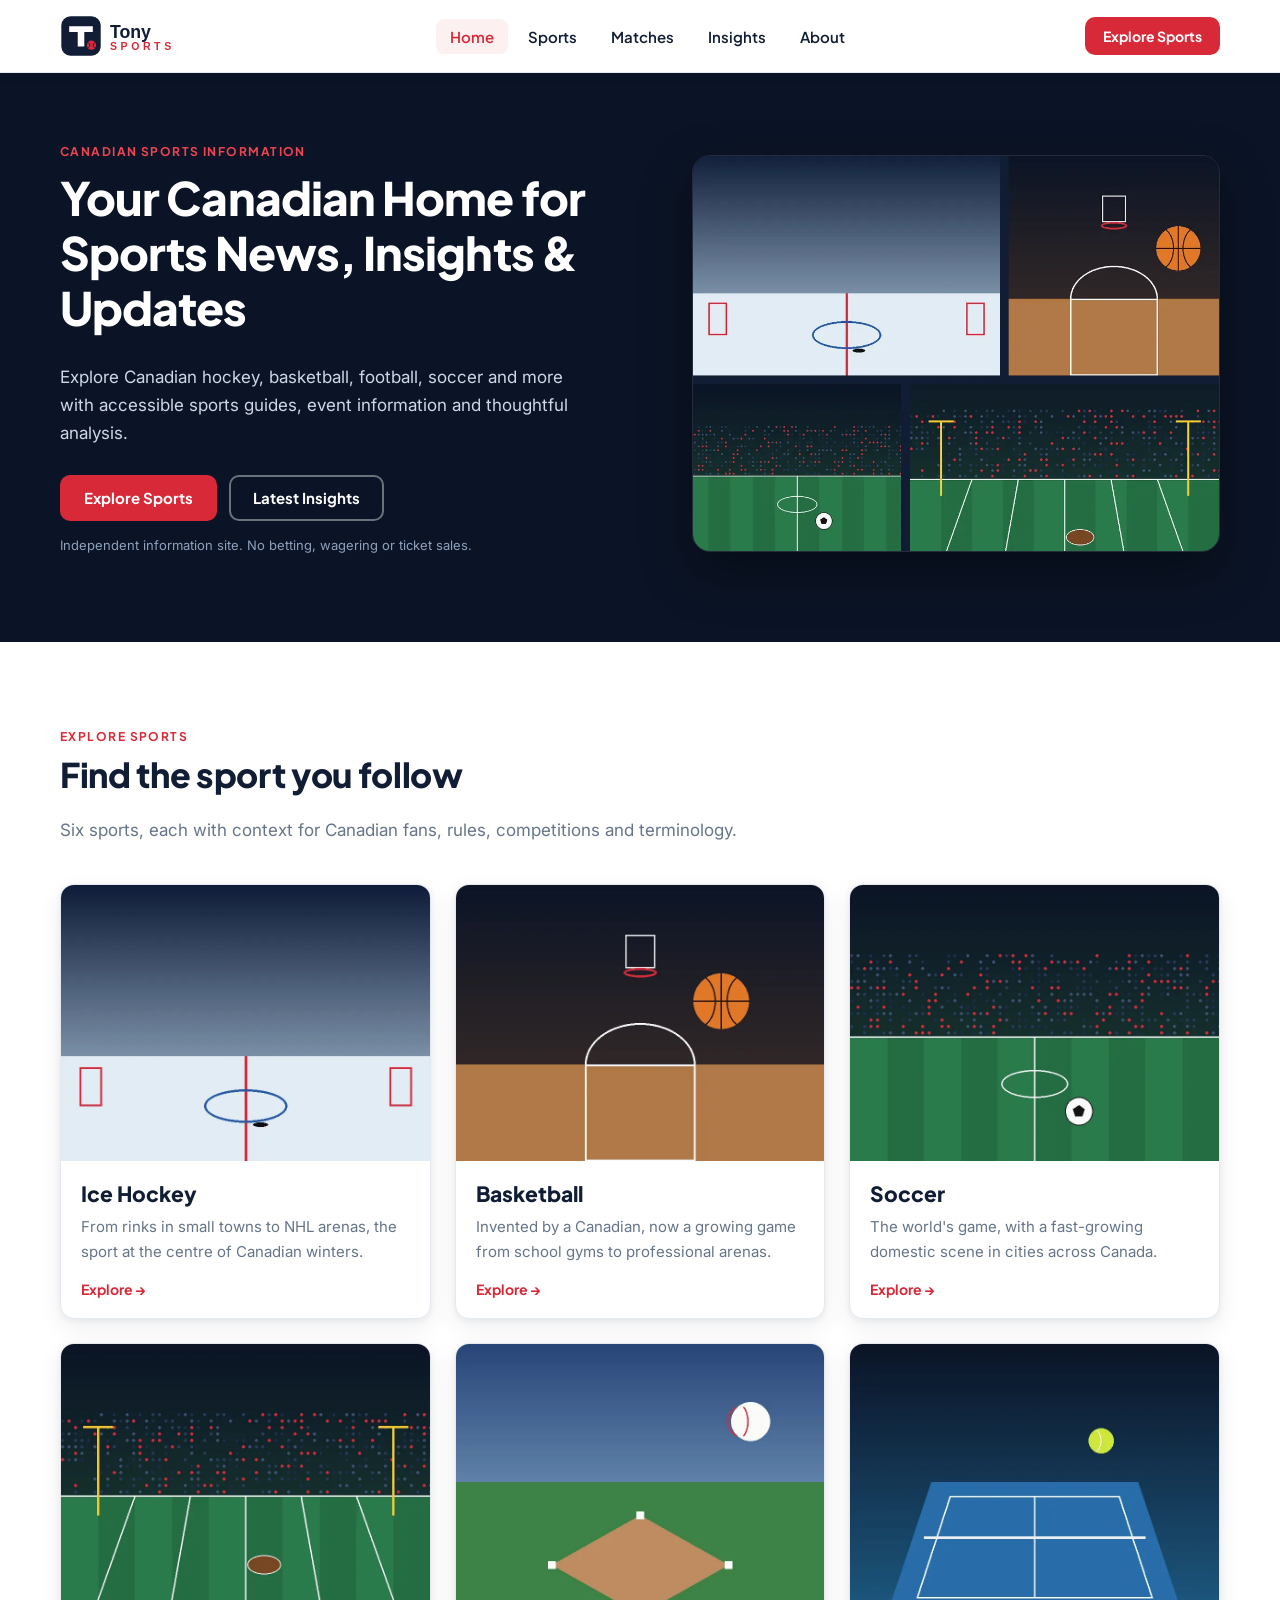
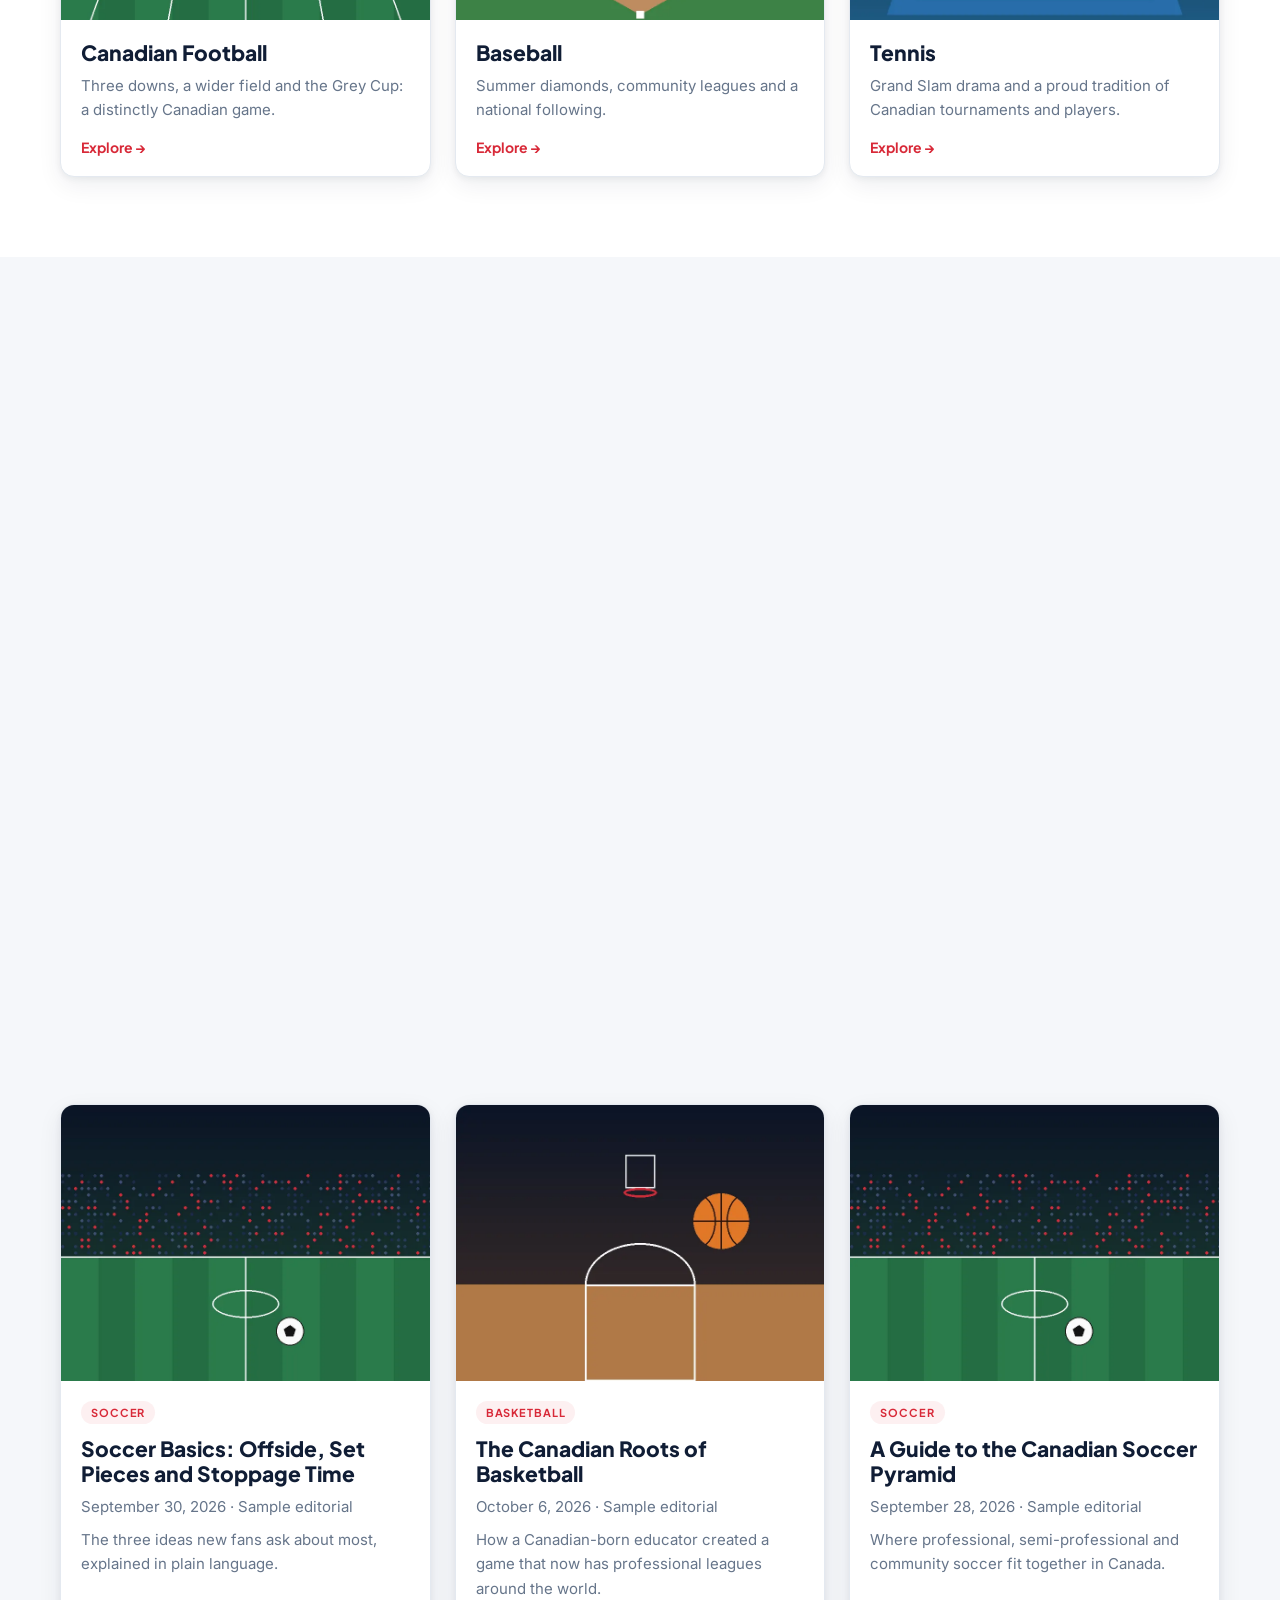
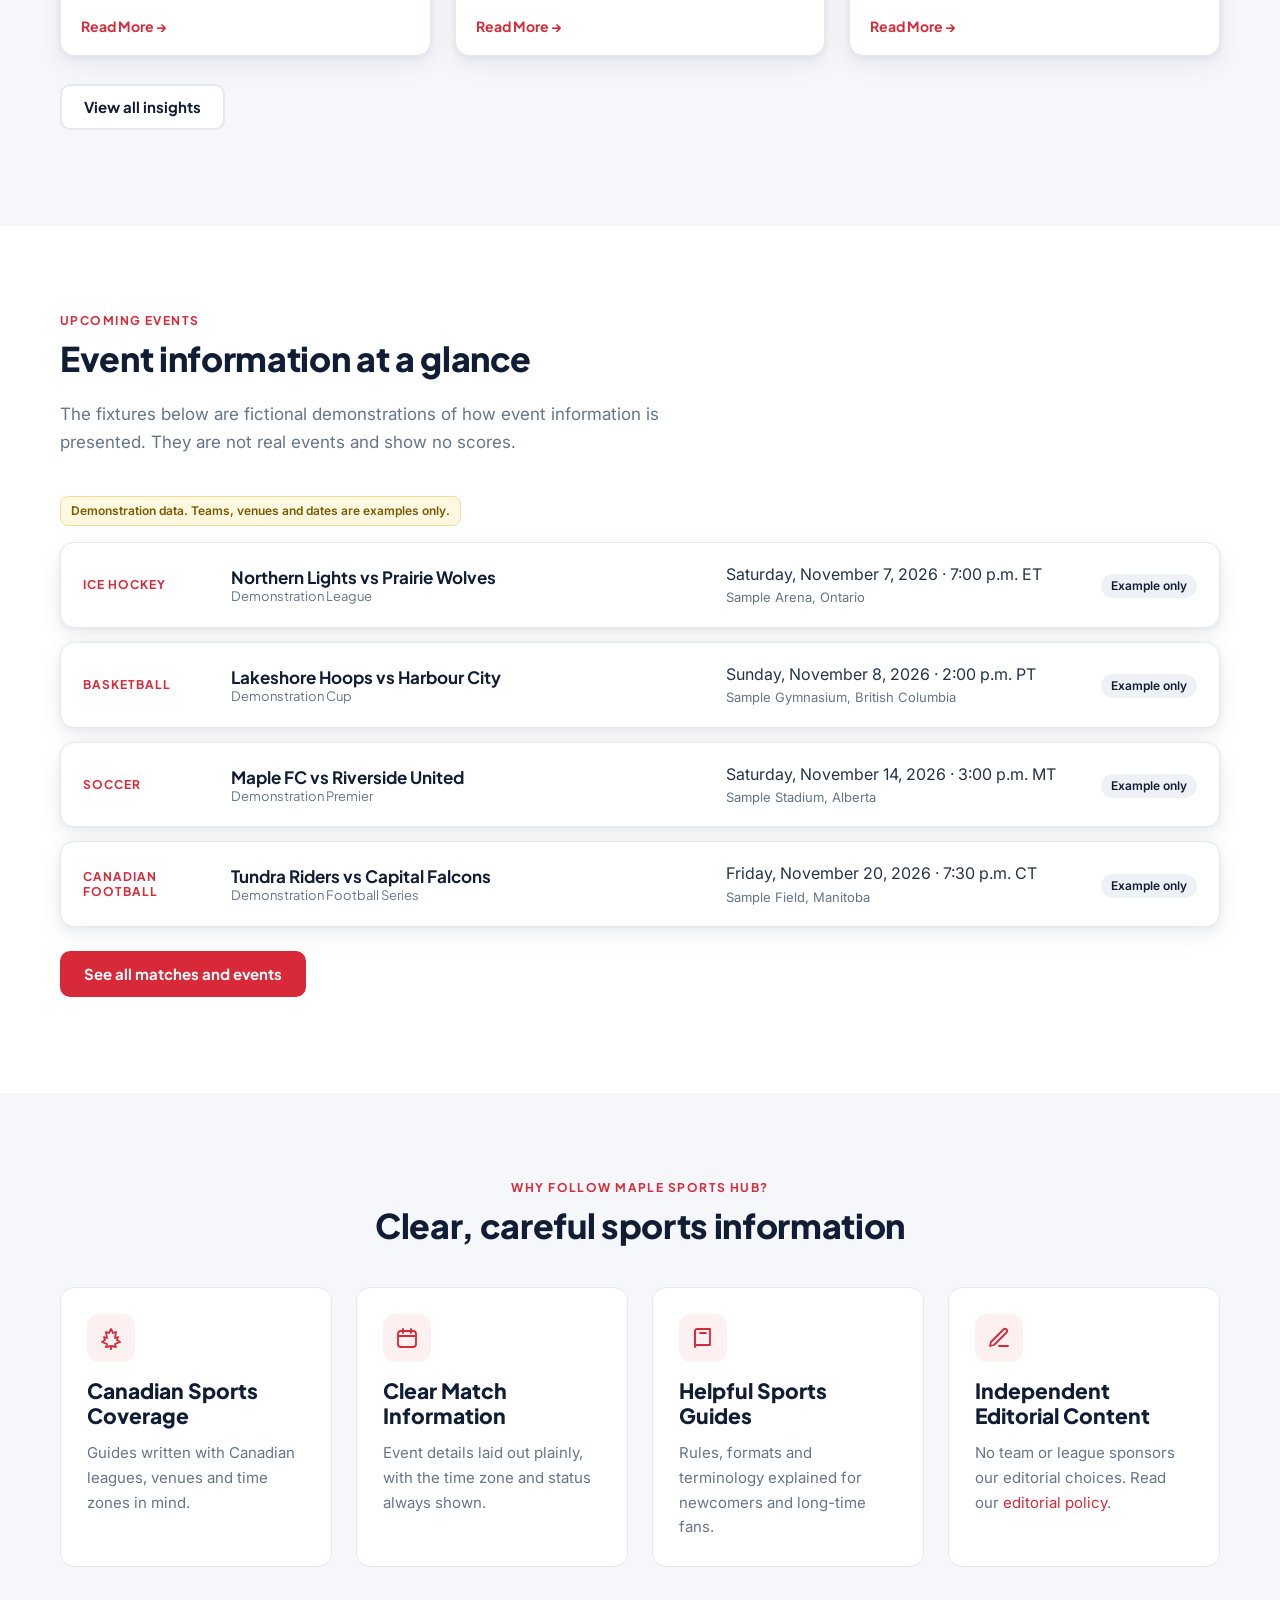
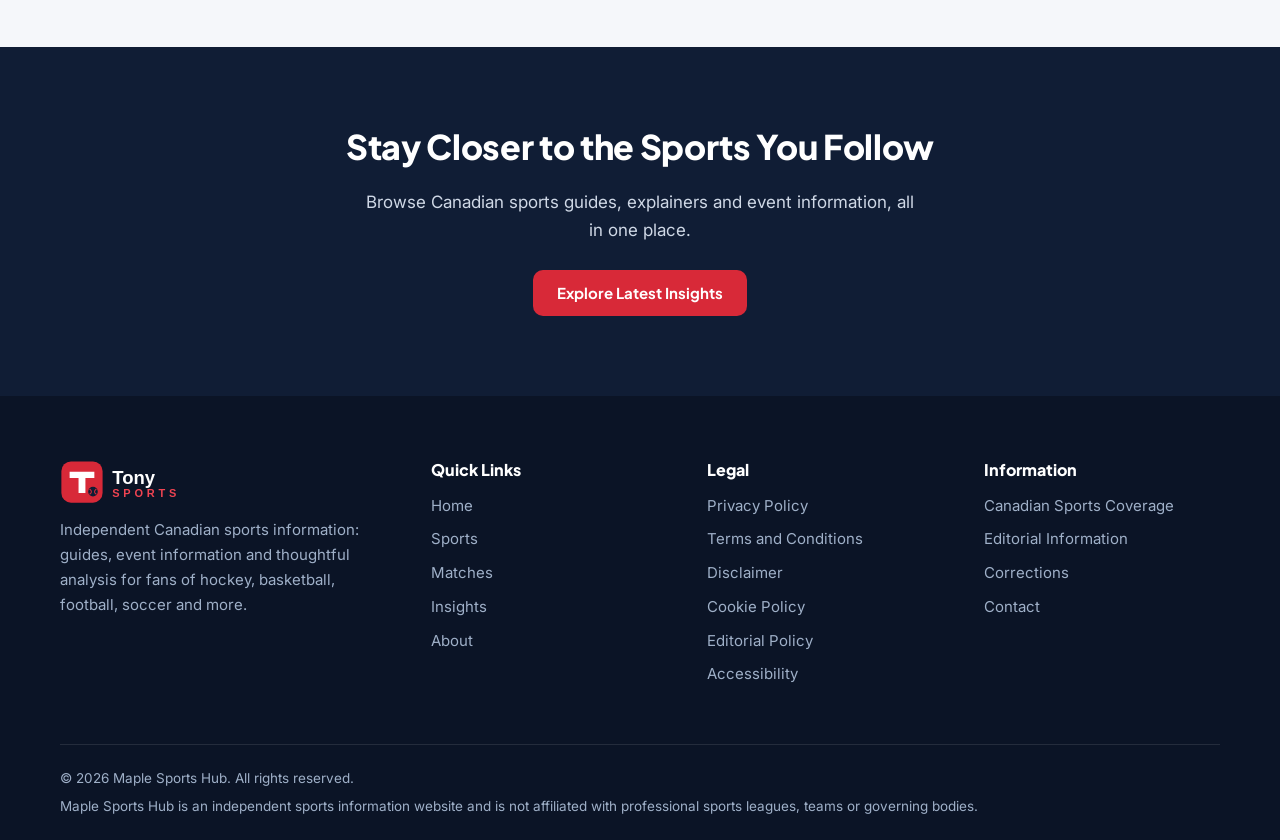
<file: index.html>
<!DOCTYPE html>
<html lang="en-CA">
<head>
<meta charset="utf-8">
  <meta name="google-site-verification" content="XLswXzarJ4JNyM2Hc7euG_5tebrDrMsyJ0I1zX_D0R8" />
<meta name="viewport" content="width=device-width, initial-scale=1">
<title>Tony Sports Hub | Canadian Sports News, Guides & Insights</title>
<meta name="description" content="Explore Canadian hockey, basketball, football, soccer and more with accessible sports guides, event information and thoughtful analysis.">
<link rel="canonical" href="https://kritikatechbite.github.io/Tonysport/index.html">
<meta property="og:type" content="website"><meta property="og:site_name" content="Maple Sports Hub"><meta property="og:locale" content="en_CA">
<meta property="og:title" content="Maple Sports Hub | Canadian Sports News, Guides & Insights"><meta property="og:description" content="Explore Canadian hockey, basketball, football, soccer and more with accessible sports guides, event information and thoughtful analysis.">
<meta property="og:url" content="https://kritikatechbite.github.io/Tonysport/index.html"><meta property="og:image" content="https://kritikatechbite.github.io/Tonysport/assets/images/hero.webp">
<meta name="twitter:card" content="summary_large_image"><meta name="twitter:title" content="Maple Sports Hub | Canadian Sports News, Guides & Insights"><meta name="twitter:description" content="Explore Canadian hockey, basketball, football, soccer and more with accessible sports guides, event information and thoughtful analysis."><meta name="twitter:image" content="https://kritikatechbite.github.io/Tonysport/assets/images/hero.webp">
<meta name="theme-color" content="#101D35">
<link rel="icon" href="assets/images/favicon.svg" type="image/svg+xml"><link rel="icon" href="assets/images/favicon-32x32.png" sizes="32x32" type="image/png"><link rel="apple-touch-icon" href="assets/images/apple-touch-icon.png">
<link rel="preconnect" href="https://fonts.googleapis.com"><link rel="preconnect" href="https://fonts.gstatic.com" crossorigin>
<link href="https://fonts.googleapis.com/css2?family=Inter:wght@400;500;600&family=Plus+Jakarta+Sans:wght@600;700;800&display=swap" rel="stylesheet">
<link rel="stylesheet" href="assets/css/style.css"><link rel="stylesheet" href="assets/css/responsive.css">

<script type="application/ld+json">{"@context":"https://schema.org","@type":"WebSite","name":"Maple Sports Hub","url":"https://kritikatechbite.github.io/Tonysport/","inLanguage":"en-CA","description":"Independent Canadian sports information, guides and analysis."}</script>
</head>
<body>
<a class="skip" href="#main">Skip to main content</a>
<header class="site-header"><div class="container header-inner">
<a class="logo" href="index.html" aria-label="Maple Sports Hub home"><img src="assets/images/logo.svg" alt="Maple Sports Hub" width="156" height="40"></a>
<nav class="main-nav" id="site-nav" aria-label="Main"><ul class="nav-list"><li><a href="index.html" aria-current="page">Home</a></li><li><a href="sports.html">Sports</a></li><li><a href="matches.html">Matches</a></li><li><a href="insights.html">Insights</a></li><li><a href="about.html">About</a></li></ul></nav>
<a class="btn btn-primary btn-sm header-cta" href="sports.html">Explore Sports</a>
<button class="nav-toggle" aria-expanded="false" aria-controls="site-nav" aria-label="Open menu"><span></span></button>
</div></header>
<main id="main">
<section class="hero"><div class="container hero-grid">
<div><span class="eyebrow" style="color:#F04452">Canadian Sports Information</span>
<h1 class="fade-in">Your Canadian Home for Sports News, Insights &amp; Updates</h1>
<p class="lead fade-in d2">Explore Canadian hockey, basketball, football, soccer and more with accessible sports guides, event information and thoughtful analysis.</p>
<div class="hero-actions fade-in d2"><a class="btn btn-primary" href="sports.html">Explore Sports</a><a class="btn btn-outline" href="insights.html">Latest Insights</a></div>
<p class="hero-note">Independent information site. No betting, wagering or ticket sales.</p></div>
<div class="hero-img fade-in d2"><img src="assets/images/hero.webp" alt="Editorial collage illustrating ice hockey, basketball, soccer and football" width="960" height="720" fetchpriority="high"></div>
</div></section>
<section class="section"><div class="container">
<div class="section-head reveal"><span class="eyebrow">Explore Sports</span><h2>Find the sport you follow</h2><p>Six sports, each with context for Canadian fans, rules, competitions and terminology.</p></div>
<div class="grid g3 cards-2">
<a class="card reveal" href="sports.html#hockey" style="color:inherit"><img src="assets/images/hockey.webp" alt="Illustration representing ice hockey" width="800" height="600" loading="lazy"><div class="card-body"><h3>Ice Hockey</h3><p>From rinks in small towns to NHL arenas, the sport at the centre of Canadian winters.</p><span class="card-link" style="color:#D82938">Explore</span></div></a><a class="card reveal" href="sports.html#basketball" style="color:inherit"><img src="assets/images/basketball.webp" alt="Illustration representing basketball" width="800" height="600" loading="lazy"><div class="card-body"><h3>Basketball</h3><p>Invented by a Canadian, now a growing game from school gyms to professional arenas.</p><span class="card-link" style="color:#D82938">Explore</span></div></a><a class="card reveal" href="sports.html#soccer" style="color:inherit"><img src="assets/images/soccer.webp" alt="Illustration representing soccer" width="800" height="600" loading="lazy"><div class="card-body"><h3>Soccer</h3><p>The world's game, with a fast-growing domestic scene in cities across Canada.</p><span class="card-link" style="color:#D82938">Explore</span></div></a><a class="card reveal" href="sports.html#football" style="color:inherit"><img src="assets/images/football.webp" alt="Illustration representing canadian football" width="800" height="600" loading="lazy"><div class="card-body"><h3>Canadian Football</h3><p>Three downs, a wider field and the Grey Cup: a distinctly Canadian game.</p><span class="card-link" style="color:#D82938">Explore</span></div></a><a class="card reveal" href="sports.html#baseball" style="color:inherit"><img src="assets/images/baseball.webp" alt="Illustration representing baseball" width="800" height="600" loading="lazy"><div class="card-body"><h3>Baseball</h3><p>Summer diamonds, community leagues and a national following.</p><span class="card-link" style="color:#D82938">Explore</span></div></a><a class="card reveal" href="sports.html#tennis" style="color:inherit"><img src="assets/images/tennis.webp" alt="Illustration representing tennis" width="800" height="600" loading="lazy"><div class="card-body"><h3>Tennis</h3><p>Grand Slam drama and a proud tradition of Canadian tournaments and players.</p><span class="card-link" style="color:#D82938">Explore</span></div></a>
</div></div></section>
<section class="section alt"><div class="container">
<div class="section-head reveal"><span class="eyebrow">Featured Sports Stories</span><h2>Guides and explainers</h2><p>Original sample editorial pieces that explain how Canadian sports work. They are illustrative guides, not breaking news.</p></div>
<div class="grid g3"><article class="card reveal" id="a-hockey-power-play" data-cat="hockey"><img src="assets/images/hockey.webp" alt="Illustration for hockey article: How the Power Play Works: A Fan's Guide" width="800" height="600" loading="lazy"><div class="card-body"><span class="tag">Hockey</span><h3>How the Power Play Works: A Fan's Guide</h3><p class="meta">October 12, 2026 · Sample editorial</p><p>A clear walkthrough of penalties, man advantages and the formations teams use to take advantage of them.</p><a class="card-link" href="insights.html#a-hockey-power-play">Read More</a></div></article><article class="card reveal" id="a-basketball-pick-roll" data-cat="basketball"><img src="assets/images/basketball.webp" alt="Illustration for basketball article: Reading the Pick and Roll" width="800" height="600" loading="lazy"><div class="card-body"><span class="tag">Basketball</span><h3>Reading the Pick and Roll</h3><p class="meta">October 8, 2026 · Sample editorial</p><p>The most common action in modern basketball, broken into the choices each player makes.</p><a class="card-link" href="insights.html#a-basketball-pick-roll">Read More</a></div></article><article class="card reveal" id="a-cfl-downs" data-cat="football"><img src="assets/images/football.webp" alt="Illustration for canadian football article: Three Downs: What Makes the Canadian Game Different" width="800" height="600" loading="lazy"><div class="card-body"><span class="tag">Canadian Football</span><h3>Three Downs: What Makes the Canadian Game Different</h3><p class="meta">October 4, 2026 · Sample editorial</p><p>A side-by-side look at the field, the downs and the rules that shape Canadian football.</p><a class="card-link" href="insights.html#a-cfl-downs">Read More</a></div></article><article class="card reveal" id="a-soccer-offside" data-cat="soccer"><img src="assets/images/soccer.webp" alt="Illustration for soccer article: Soccer Basics: Offside, Set Pieces and Stoppage Time" width="800" height="600" loading="lazy"><div class="card-body"><span class="tag">Soccer</span><h3>Soccer Basics: Offside, Set Pieces and Stoppage Time</h3><p class="meta">September 30, 2026 · Sample editorial</p><p>The three ideas new fans ask about most, explained in plain language.</p><a class="card-link" href="insights.html#a-soccer-offside">Read More</a></div></article><article class="card reveal" id="a-naismith" data-cat="basketball"><img src="assets/images/basketball.webp" alt="Illustration for basketball article: The Canadian Roots of Basketball" width="800" height="600" loading="lazy"><div class="card-body"><span class="tag">Basketball</span><h3>The Canadian Roots of Basketball</h3><p class="meta">October 6, 2026 · Sample editorial</p><p>How a Canadian-born educator created a game that now has professional leagues around the world.</p><a class="card-link" href="insights.html#a-naismith">Read More</a></div></article><article class="card reveal" id="a-soccer-canada" data-cat="soccer"><img src="assets/images/soccer.webp" alt="Illustration for soccer article: A Guide to the Canadian Soccer Pyramid" width="800" height="600" loading="lazy"><div class="card-body"><span class="tag">Soccer</span><h3>A Guide to the Canadian Soccer Pyramid</h3><p class="meta">September 28, 2026 · Sample editorial</p><p>Where professional, semi-professional and community soccer fit together in Canada.</p><a class="card-link" href="insights.html#a-soccer-canada">Read More</a></div></article></div>
<p style="margin-top:28px"><a class="btn btn-ghost" href="insights.html">View all insights</a></p>
</div></section>
<section class="section"><div class="container">
<div class="section-head reveal"><span class="eyebrow">Upcoming Events</span><h2>Event information at a glance</h2><p>The fixtures below are fictional demonstrations of how event information is presented. They are not real events and show no scores.</p></div>
<span class="sample-badge">Demonstration data. Teams, venues and dates are examples only.</span>
<div class="event-list reveal"><div class="event" data-sport="hockey"><div class="sport">Ice Hockey</div><div class="teams">Northern Lights vs Prairie Wolves<small>Demonstration League</small></div><div>Saturday, November 7, 2026 · 7:00 p.m. ET<small>Sample Arena, Ontario</small></div><div><span class="status">Example only</span></div><div></div></div><div class="event" data-sport="basketball"><div class="sport">Basketball</div><div class="teams">Lakeshore Hoops vs Harbour City<small>Demonstration Cup</small></div><div>Sunday, November 8, 2026 · 2:00 p.m. PT<small>Sample Gymnasium, British Columbia</small></div><div><span class="status">Example only</span></div><div></div></div><div class="event" data-sport="soccer"><div class="sport">Soccer</div><div class="teams">Maple FC vs Riverside United<small>Demonstration Premier</small></div><div>Saturday, November 14, 2026 · 3:00 p.m. MT<small>Sample Stadium, Alberta</small></div><div><span class="status">Example only</span></div><div></div></div><div class="event" data-sport="football"><div class="sport">Canadian Football</div><div class="teams">Tundra Riders vs Capital Falcons<small>Demonstration Football Series</small></div><div>Friday, November 20, 2026 · 7:30 p.m. CT<small>Sample Field, Manitoba</small></div><div><span class="status">Example only</span></div><div></div></div></div>
<p style="margin-top:24px"><a class="btn btn-primary" href="matches.html">See all matches and events</a></p>
</div></section>
<section class="section alt"><div class="container">
<div class="section-head center reveal"><span class="eyebrow">Why Follow Maple Sports Hub?</span><h2>Clear, careful sports information</h2></div>
<div class="grid g4">
<div class="feature reveal"><div class="ico"><svg viewBox="0 0 24 24" fill="none" stroke="currentColor" stroke-width="1.8" stroke-linecap="round" stroke-linejoin="round" aria-hidden="true"><path d="M12 3l2 4 3-1-1 6 3-1-1 3 3 2-5 2 1 3-5-1v4h0v-4l-5 1 1-3-5-2 3-2-1-3 3 1-1-6 3 1z"/></svg></div><h3>Canadian Sports Coverage</h3><p>Guides written with Canadian leagues, venues and time zones in mind.</p></div>
<div class="feature reveal"><div class="ico"><svg viewBox="0 0 24 24" fill="none" stroke="currentColor" stroke-width="1.8" stroke-linecap="round" stroke-linejoin="round" aria-hidden="true"><rect x="3" y="5" width="18" height="16" rx="3"/><path d="M3 10h18M8 3v4M16 3v4"/></svg></div><h3>Clear Match Information</h3><p>Event details laid out plainly, with the time zone and status always shown.</p></div>
<div class="feature reveal"><div class="ico"><svg viewBox="0 0 24 24" fill="none" stroke="currentColor" stroke-width="1.8" stroke-linecap="round" stroke-linejoin="round" aria-hidden="true"><path d="M4 5a2 2 0 012-2h13v16H6a2 2 0 00-2 2z"/><path d="M4 19V5M9 7h6"/></svg></div><h3>Helpful Sports Guides</h3><p>Rules, formats and terminology explained for newcomers and long-time fans.</p></div>
<div class="feature reveal"><div class="ico"><svg viewBox="0 0 24 24" fill="none" stroke="currentColor" stroke-width="1.8" stroke-linecap="round" stroke-linejoin="round" aria-hidden="true"><path d="M12 20h9"/><path d="M16.5 3.5a2.1 2.1 0 013 3L7 19l-4 1 1-4z"/></svg></div><h3>Independent Editorial Content</h3><p>No team or league sponsors our editorial choices. Read our <a href="editorial-policy.html">editorial policy</a>.</p></div>
</div></div></section>
<section class="section dark cta"><div class="container reveal"><h2>Stay Closer to the Sports You Follow</h2><p>Browse Canadian sports guides, explainers and event information, all in one place.</p><a class="btn btn-primary" href="insights.html">Explore Latest Insights</a></div></section>
</main>
<footer class="site-footer"><div class="container">
<div class="footer-grid">
<div><a class="footer-logo" href="index.html" aria-label="Maple Sports Hub home"><img src="assets/images/logo-white.svg" alt="Maple Sports Hub" width="156" height="40" loading="lazy"></a>
<p>Independent Canadian sports information: guides, event information and thoughtful analysis for fans of hockey, basketball, football, soccer and more.</p></div>
<div><h3>Quick Links</h3><ul><li><a href="index.html">Home</a></li><li><a href="sports.html">Sports</a></li><li><a href="matches.html">Matches</a></li><li><a href="insights.html">Insights</a></li><li><a href="about.html">About</a></li></ul></div>
<div><h3>Legal</h3><ul><li><a href="privacy-policy.html">Privacy Policy</a></li><li><a href="terms-and-conditions.html">Terms and Conditions</a></li><li><a href="disclaimer.html">Disclaimer</a></li><li><a href="cookie-policy.html">Cookie Policy</a></li><li><a href="editorial-policy.html">Editorial Policy</a></li><li><a href="accessibility.html">Accessibility</a></li></ul></div>
<div><h3>Information</h3><ul><li><a href="sports.html">Canadian Sports Coverage</a></li><li><a href="editorial-policy.html">Editorial Information</a></li><li><a href="about.html#corrections">Corrections</a></li><li><a href="about.html#contact">Contact</a></li></ul></div>
</div>
<div class="footer-bottom"><p>&copy; <span class="year">2026</span> Maple Sports Hub. All rights reserved.</p>
<p>Maple Sports Hub is an independent sports information website and is not affiliated with professional sports leagues, teams or governing bodies.</p></div>
</div></footer>
<script src="assets/js/main.js" defer></script>
</body>
</html>
</file>
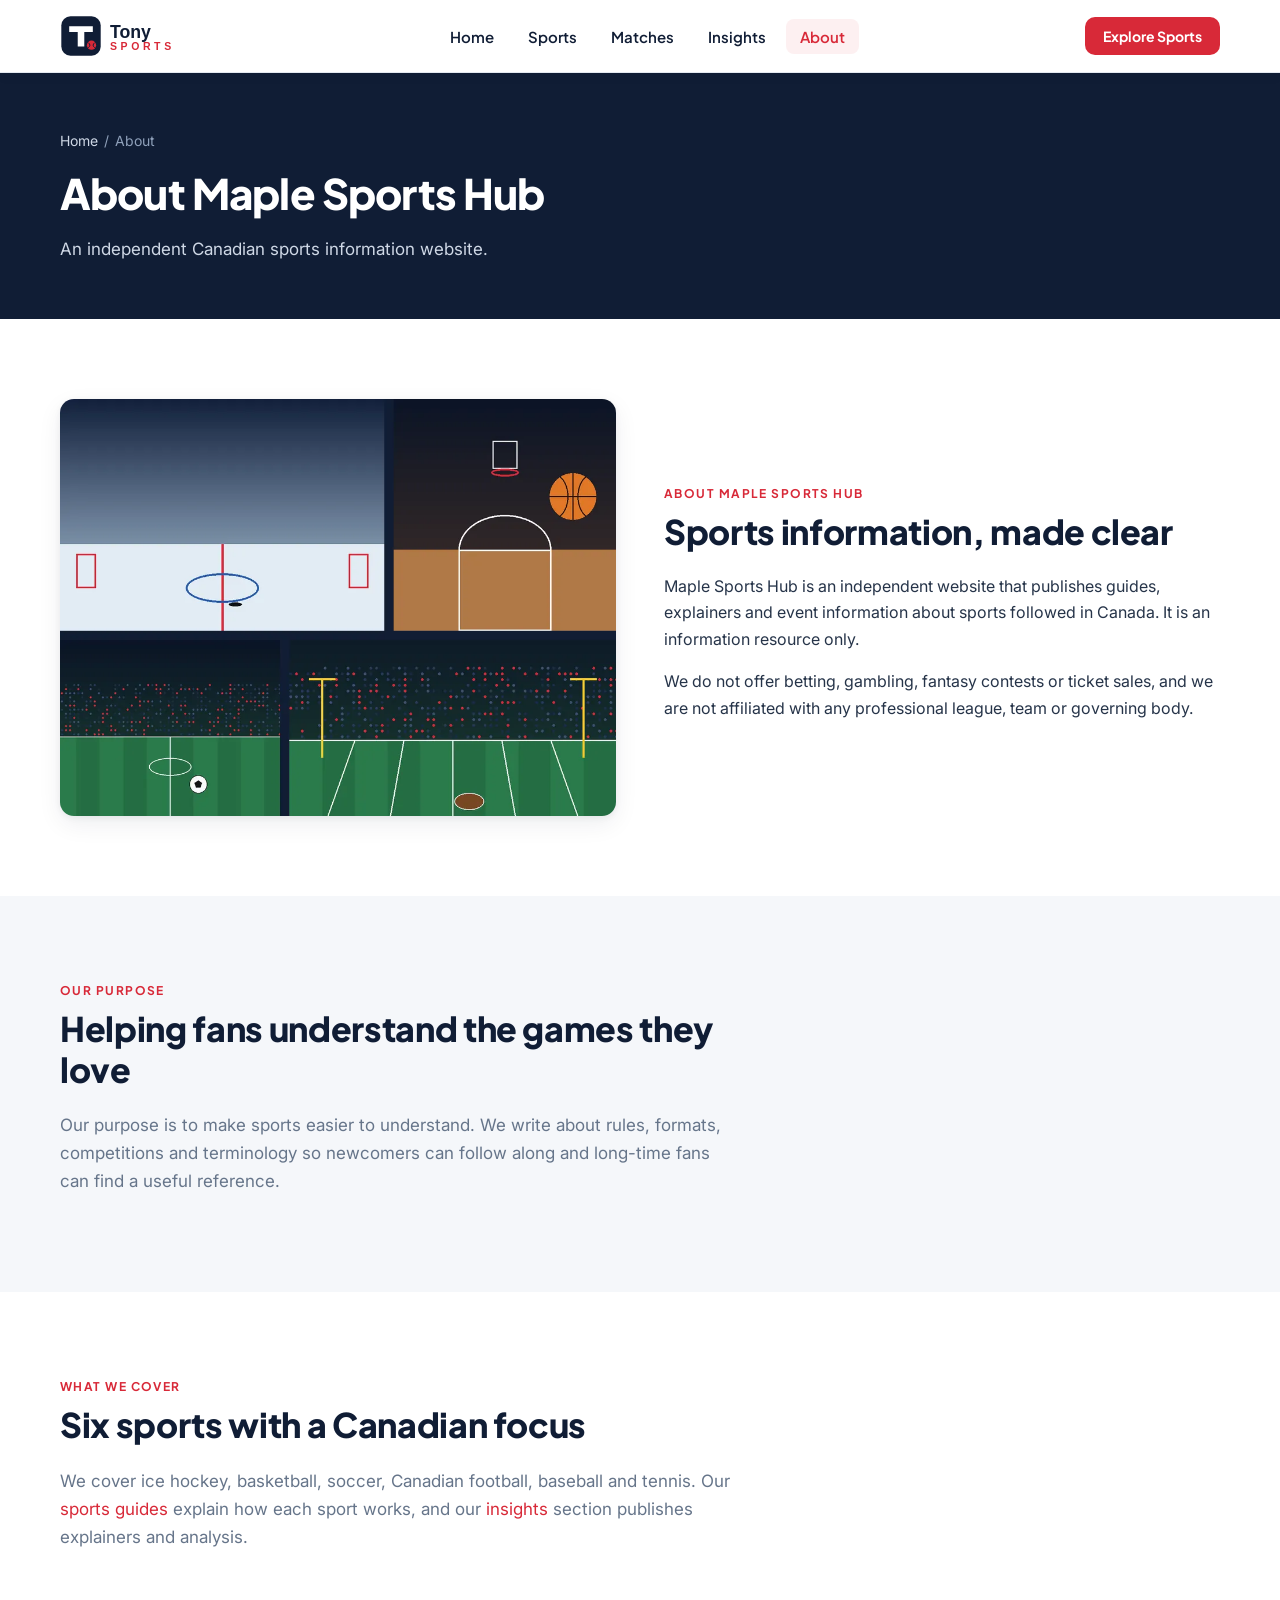
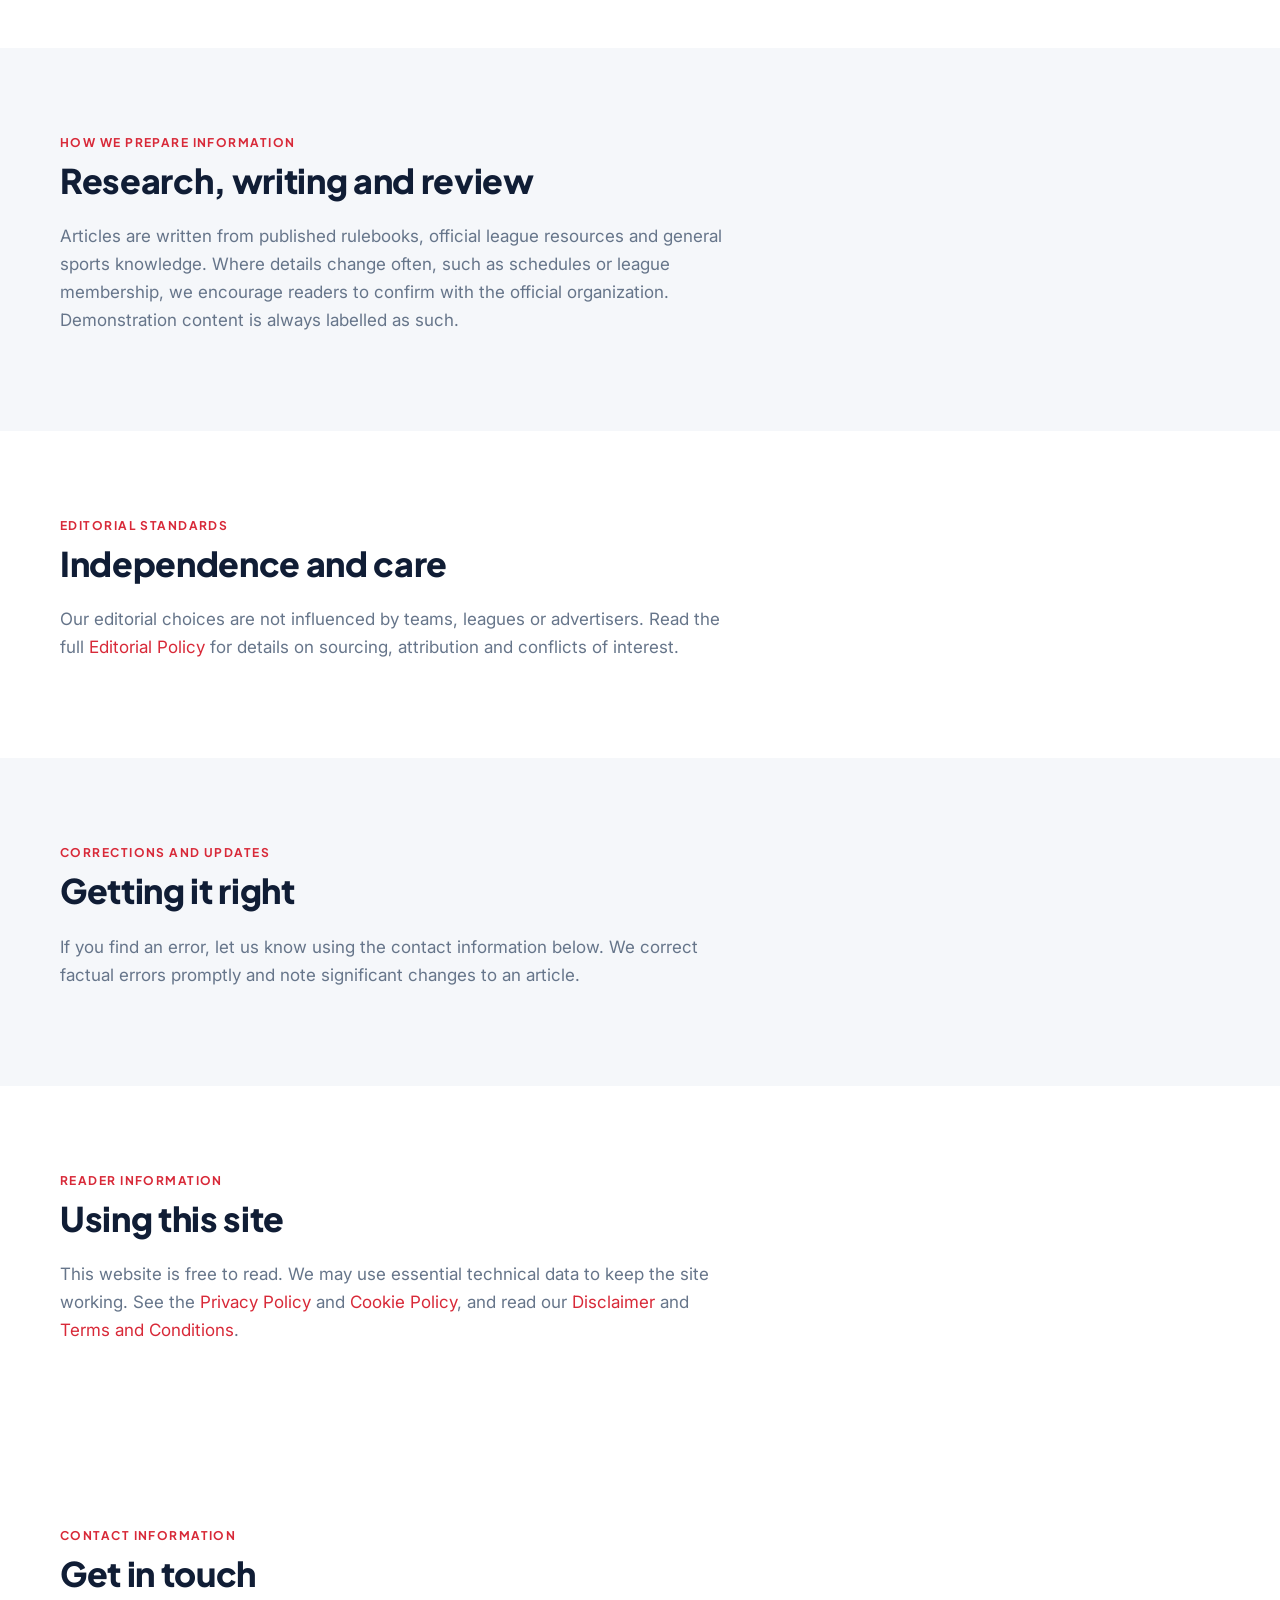
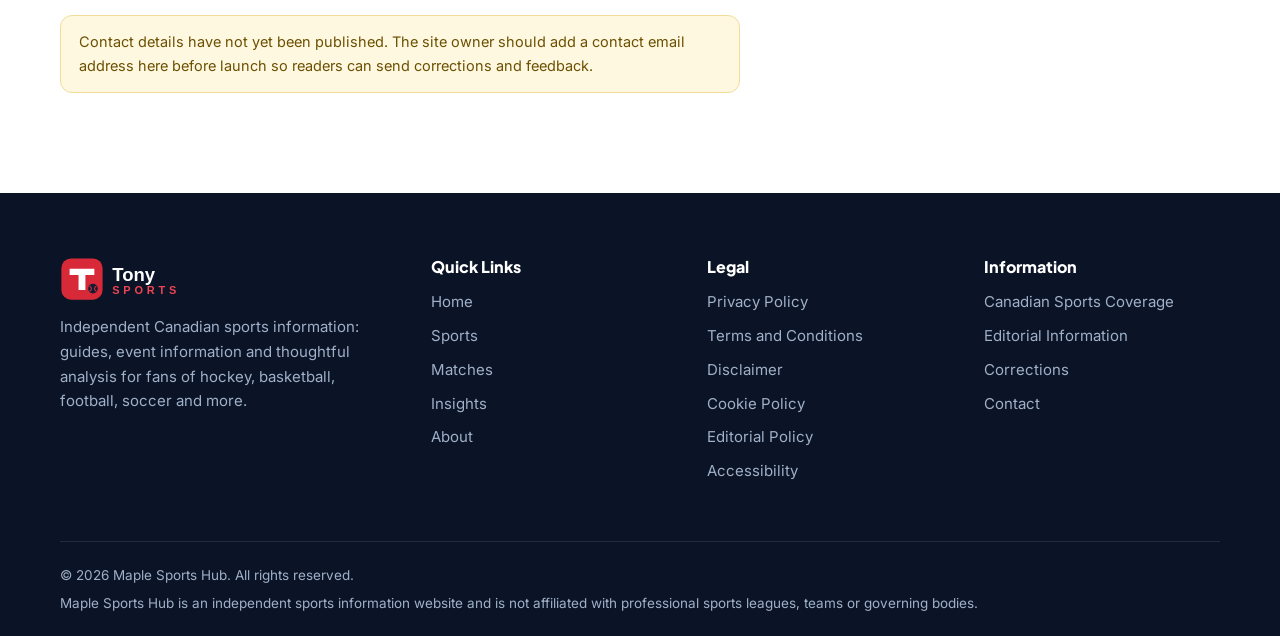
<file: about.html>
<!DOCTYPE html>
<html lang="en-CA">
<head>
<meta charset="utf-8">
<meta name="viewport" content="width=device-width, initial-scale=1">
<title>About Maple Sports Hub | Independent Canadian Sports Information</title>
<meta name="description" content="Learn about Maple Sports Hub: our purpose, what we cover, how we prepare information, editorial standards, corrections and contact information.">
<link rel="canonical" href="https://kritikatechbite.github.io/Tonysport/about.html">
<meta property="og:type" content="website"><meta property="og:site_name" content="Maple Sports Hub"><meta property="og:locale" content="en_CA">
<meta property="og:title" content="About Maple Sports Hub | Independent Canadian Sports Information"><meta property="og:description" content="Learn about Maple Sports Hub: our purpose, what we cover, how we prepare information, editorial standards, corrections and contact information.">
<meta property="og:url" content="https://kritikatechbite.github.io/Tonysport/about.html"><meta property="og:image" content="https://kritikatechbite.github.io/Tonysport/assets/images/hero.webp">
<meta name="twitter:card" content="summary_large_image"><meta name="twitter:title" content="About Maple Sports Hub | Independent Canadian Sports Information"><meta name="twitter:description" content="Learn about Maple Sports Hub: our purpose, what we cover, how we prepare information, editorial standards, corrections and contact information."><meta name="twitter:image" content="https://kritikatechbite.github.io/Tonysport/assets/images/hero.webp">
<meta name="theme-color" content="#101D35">
<link rel="icon" href="assets/images/favicon.svg" type="image/svg+xml"><link rel="icon" href="assets/images/favicon-32x32.png" sizes="32x32" type="image/png"><link rel="apple-touch-icon" href="assets/images/apple-touch-icon.png">
<link rel="preconnect" href="https://fonts.googleapis.com"><link rel="preconnect" href="https://fonts.gstatic.com" crossorigin>
<link href="https://fonts.googleapis.com/css2?family=Inter:wght@400;500;600&family=Plus+Jakarta+Sans:wght@600;700;800&display=swap" rel="stylesheet">
<link rel="stylesheet" href="assets/css/style.css"><link rel="stylesheet" href="assets/css/responsive.css">

<script type="application/ld+json">{"@context":"https://schema.org","@type":"WebSite","name":"Maple Sports Hub","url":"https://kritikatechbite.github.io/Tonysport/","inLanguage":"en-CA","description":"Independent Canadian sports information, guides and analysis."}</script>
</head>
<body>
<a class="skip" href="#main">Skip to main content</a>
<header class="site-header"><div class="container header-inner">
<a class="logo" href="index.html" aria-label="Maple Sports Hub home"><img src="assets/images/logo.svg" alt="Maple Sports Hub" width="156" height="40"></a>
<nav class="main-nav" id="site-nav" aria-label="Main"><ul class="nav-list"><li><a href="index.html">Home</a></li><li><a href="sports.html">Sports</a></li><li><a href="matches.html">Matches</a></li><li><a href="insights.html">Insights</a></li><li><a href="about.html" aria-current="page">About</a></li></ul></nav>
<a class="btn btn-primary btn-sm header-cta" href="sports.html">Explore Sports</a>
<button class="nav-toggle" aria-expanded="false" aria-controls="site-nav" aria-label="Open menu"><span></span></button>
</div></header>
<main id="main"><section class="page-hero"><div class="container"><nav class="breadcrumb" aria-label="Breadcrumb"><a href="index.html">Home</a><span>/</span>About</nav><h1>About Maple Sports Hub</h1><p>An independent Canadian sports information website.</p></div></section>
<section class="section" id="about"><div class="container"><div class="split reveal" style="margin-bottom:0"><div class="split-img"><img src="assets/images/hero.webp" alt="Editorial collage of sports illustrations" width="960" height="720" loading="lazy"></div><div><span class="eyebrow">About Maple Sports Hub</span><h2>Sports information, made clear</h2><p>Maple Sports Hub is an independent website that publishes guides, explainers and event information about sports followed in Canada. It is an information resource only.</p><p>We do not offer betting, gambling, fantasy contests or ticket sales, and we are not affiliated with any professional league, team or governing body.</p></div></div></div></section>
<section class="section alt" id="purpose"><div class="container reveal"><div class="section-head" style="margin-bottom:0"><span class="eyebrow">Our Purpose</span><h2>Helping fans understand the games they love</h2><p>Our purpose is to make sports easier to understand. We write about rules, formats, competitions and terminology so newcomers can follow along and long-time fans can find a useful reference.</p></div></div></section><section class="section" id="coverage"><div class="container reveal"><div class="section-head" style="margin-bottom:0"><span class="eyebrow">What We Cover</span><h2>Six sports with a Canadian focus</h2><p>We cover ice hockey, basketball, soccer, Canadian football, baseball and tennis. Our <a href="sports.html">sports guides</a> explain how each sport works, and our <a href="insights.html">insights</a> section publishes explainers and analysis.</p></div></div></section><section class="section alt" id="prepare"><div class="container reveal"><div class="section-head" style="margin-bottom:0"><span class="eyebrow">How We Prepare Information</span><h2>Research, writing and review</h2><p>Articles are written from published rulebooks, official league resources and general sports knowledge. Where details change often, such as schedules or league membership, we encourage readers to confirm with the official organization. Demonstration content is always labelled as such.</p></div></div></section><section class="section" id="standards"><div class="container reveal"><div class="section-head" style="margin-bottom:0"><span class="eyebrow">Editorial Standards</span><h2>Independence and care</h2><p>Our editorial choices are not influenced by teams, leagues or advertisers. Read the full <a href="editorial-policy.html">Editorial Policy</a> for details on sourcing, attribution and conflicts of interest.</p></div></div></section><section class="section alt" id="corrections"><div class="container reveal"><div class="section-head" style="margin-bottom:0"><span class="eyebrow">Corrections and Updates</span><h2>Getting it right</h2><p>If you find an error, let us know using the contact information below. We correct factual errors promptly and note significant changes to an article.</p></div></div></section><section class="section" id="readers"><div class="container reveal"><div class="section-head" style="margin-bottom:0"><span class="eyebrow">Reader Information</span><h2>Using this site</h2><p>This website is free to read. We may use essential technical data to keep the site working. See the <a href="privacy-policy.html">Privacy Policy</a> and <a href="cookie-policy.html">Cookie Policy</a>, and read our <a href="disclaimer.html">Disclaimer</a> and <a href="terms-and-conditions.html">Terms and Conditions</a>.</p></div></div></section><section class="section" id="contact"><div class="container reveal"><div class="section-head" style="margin-bottom:0"><span class="eyebrow">Contact Information</span><h2>Get in touch</h2><div class="note-box">Contact details have not yet been published. The site owner should add a contact email address here before launch so readers can send corrections and feedback.</div></div></div></section></main>
<footer class="site-footer"><div class="container">
<div class="footer-grid">
<div><a class="footer-logo" href="index.html" aria-label="Maple Sports Hub home"><img src="assets/images/logo-white.svg" alt="Maple Sports Hub" width="156" height="40" loading="lazy"></a>
<p>Independent Canadian sports information: guides, event information and thoughtful analysis for fans of hockey, basketball, football, soccer and more.</p></div>
<div><h3>Quick Links</h3><ul><li><a href="index.html">Home</a></li><li><a href="sports.html">Sports</a></li><li><a href="matches.html">Matches</a></li><li><a href="insights.html">Insights</a></li><li><a href="about.html">About</a></li></ul></div>
<div><h3>Legal</h3><ul><li><a href="privacy-policy.html">Privacy Policy</a></li><li><a href="terms-and-conditions.html">Terms and Conditions</a></li><li><a href="disclaimer.html">Disclaimer</a></li><li><a href="cookie-policy.html">Cookie Policy</a></li><li><a href="editorial-policy.html">Editorial Policy</a></li><li><a href="accessibility.html">Accessibility</a></li></ul></div>
<div><h3>Information</h3><ul><li><a href="sports.html">Canadian Sports Coverage</a></li><li><a href="editorial-policy.html">Editorial Information</a></li><li><a href="about.html#corrections">Corrections</a></li><li><a href="about.html#contact">Contact</a></li></ul></div>
</div>
<div class="footer-bottom"><p>&copy; <span class="year">2026</span> Maple Sports Hub. All rights reserved.</p>
<p>Maple Sports Hub is an independent sports information website and is not affiliated with professional sports leagues, teams or governing bodies.</p></div>
</div></footer>
<script src="assets/js/main.js" defer></script>
</body>
</html>
</file>
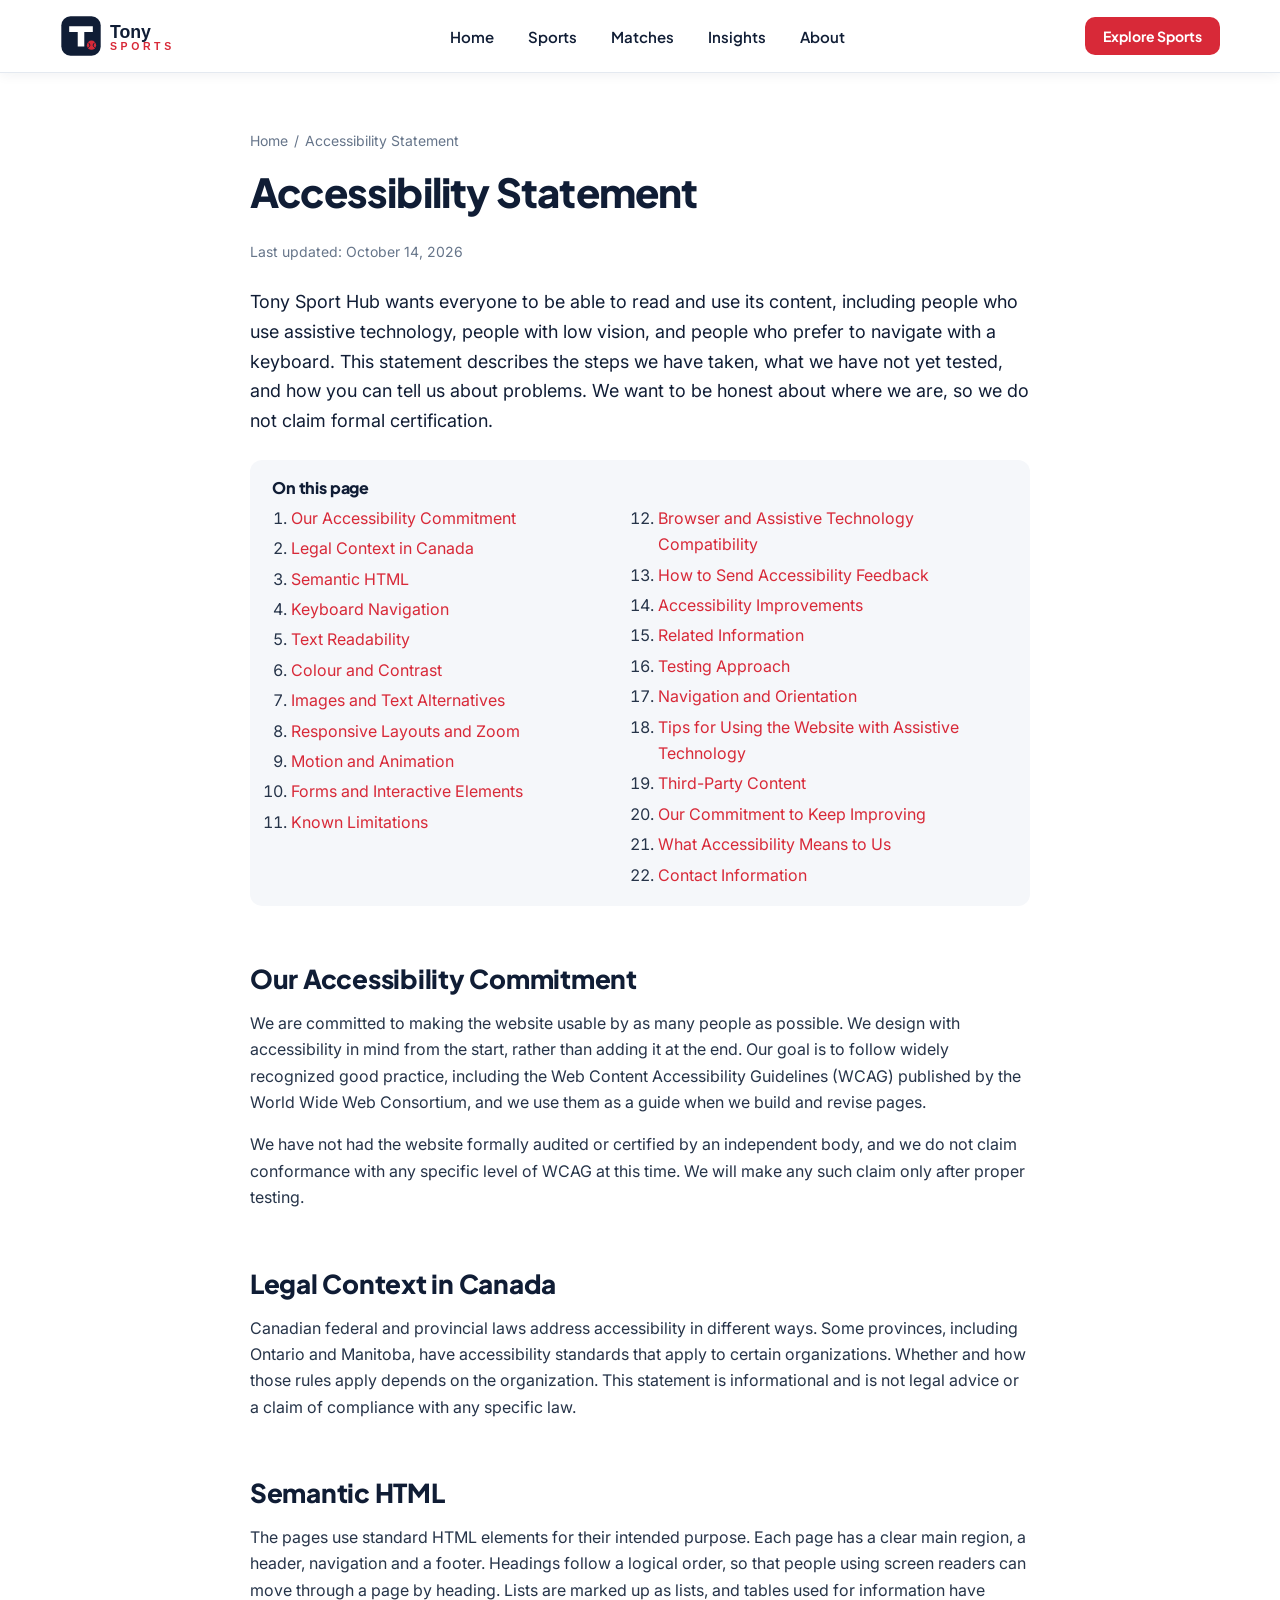
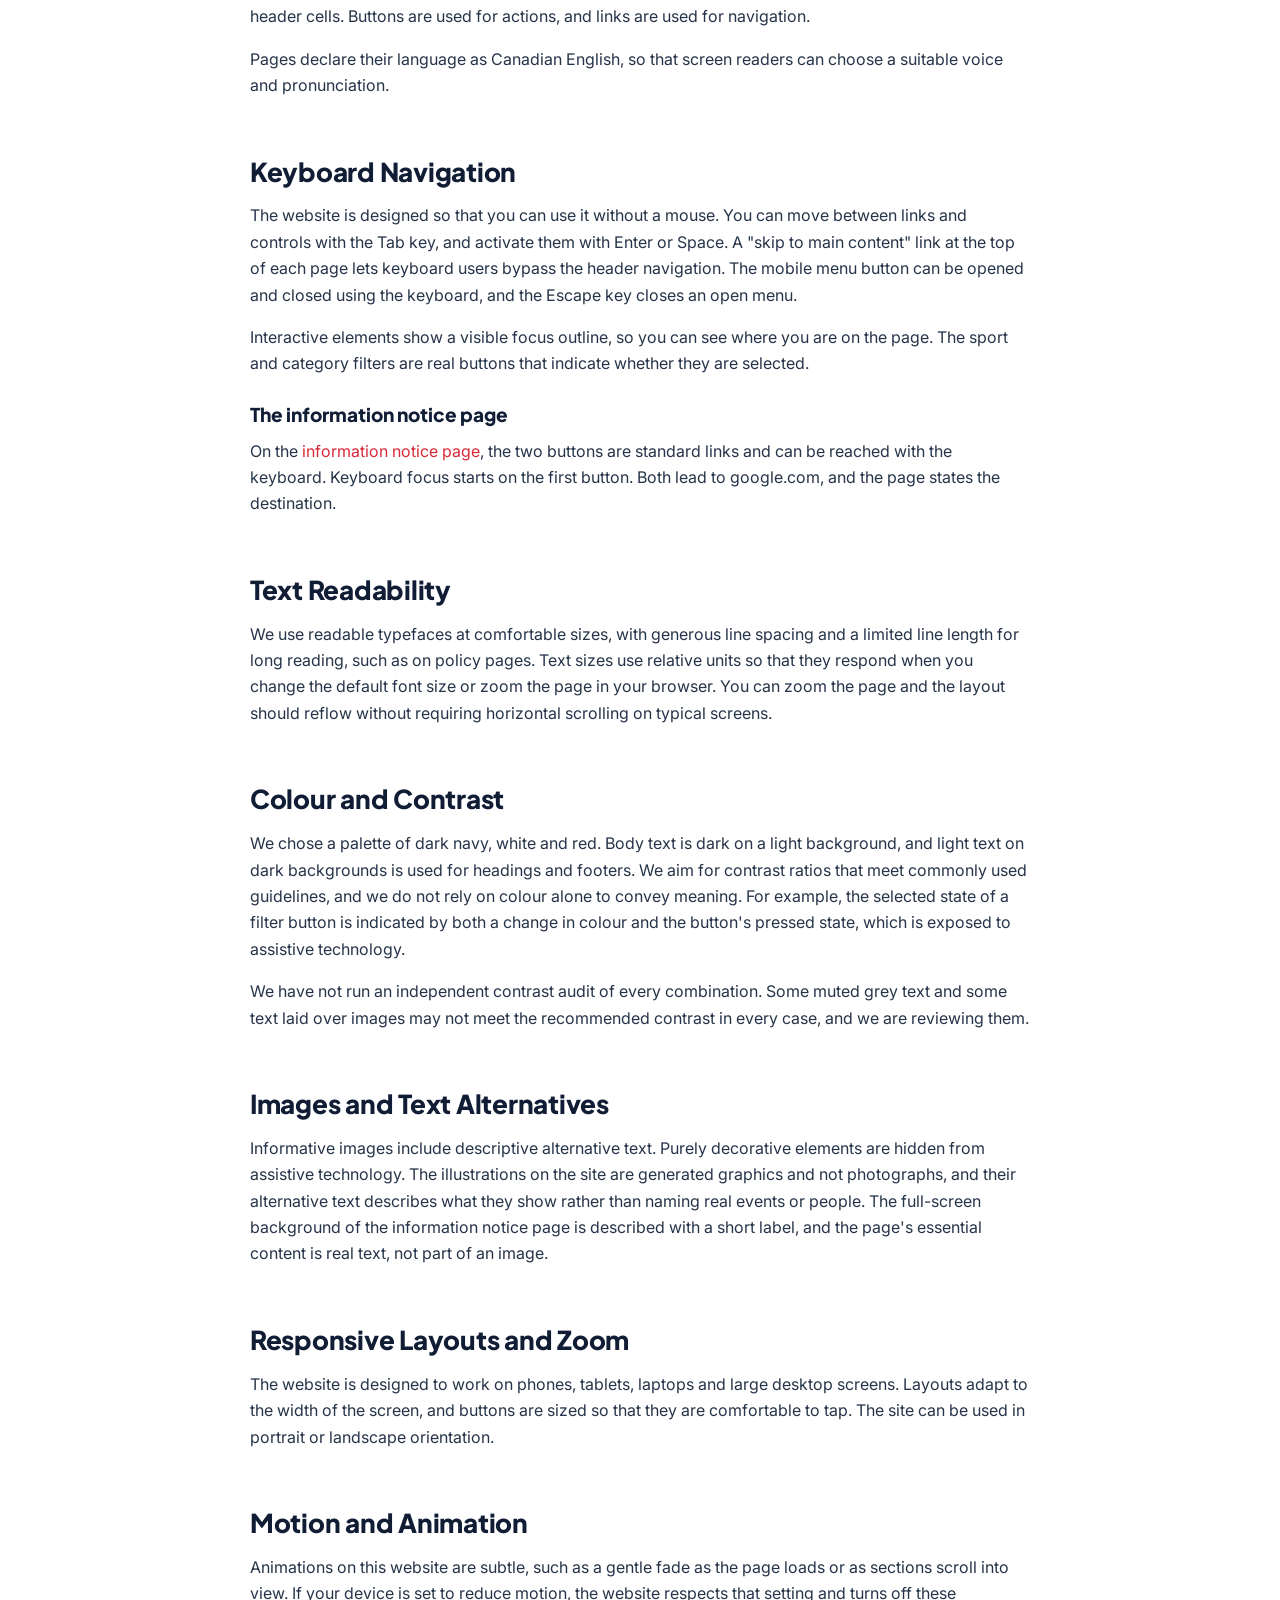
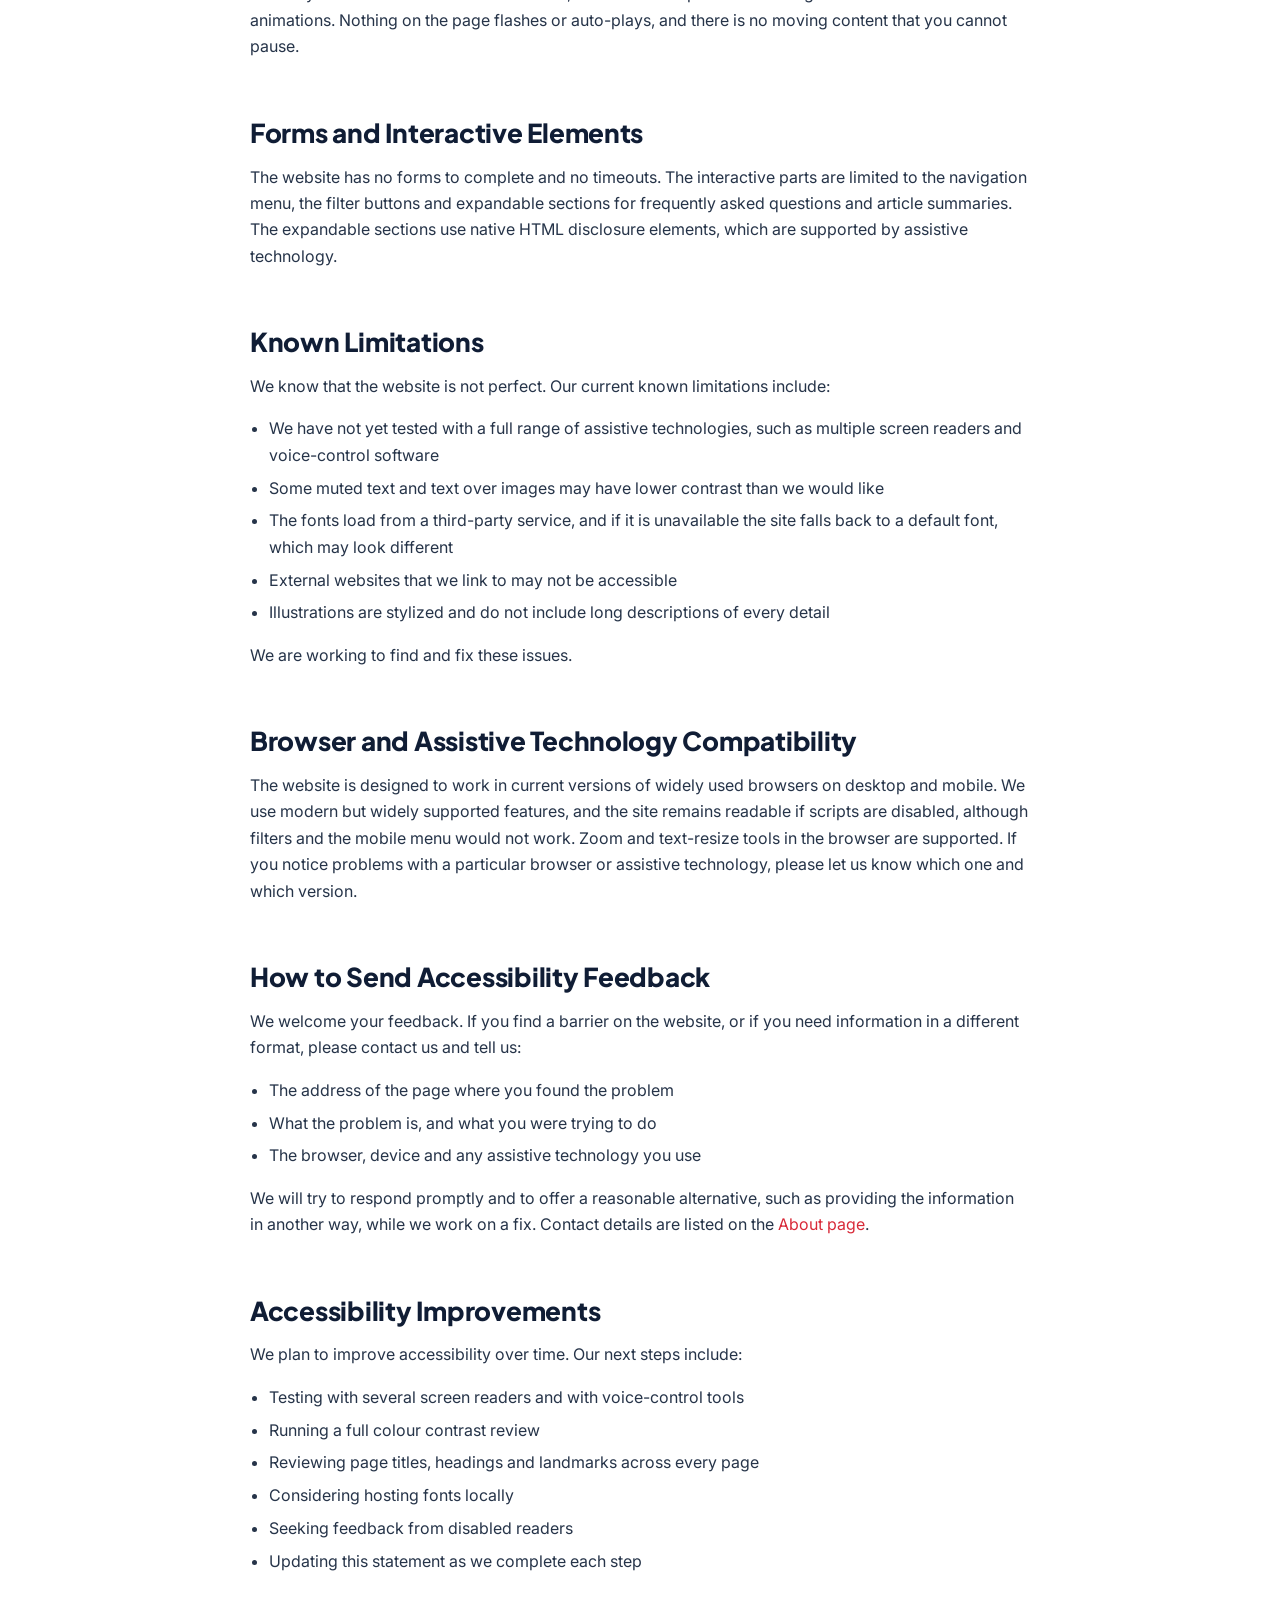
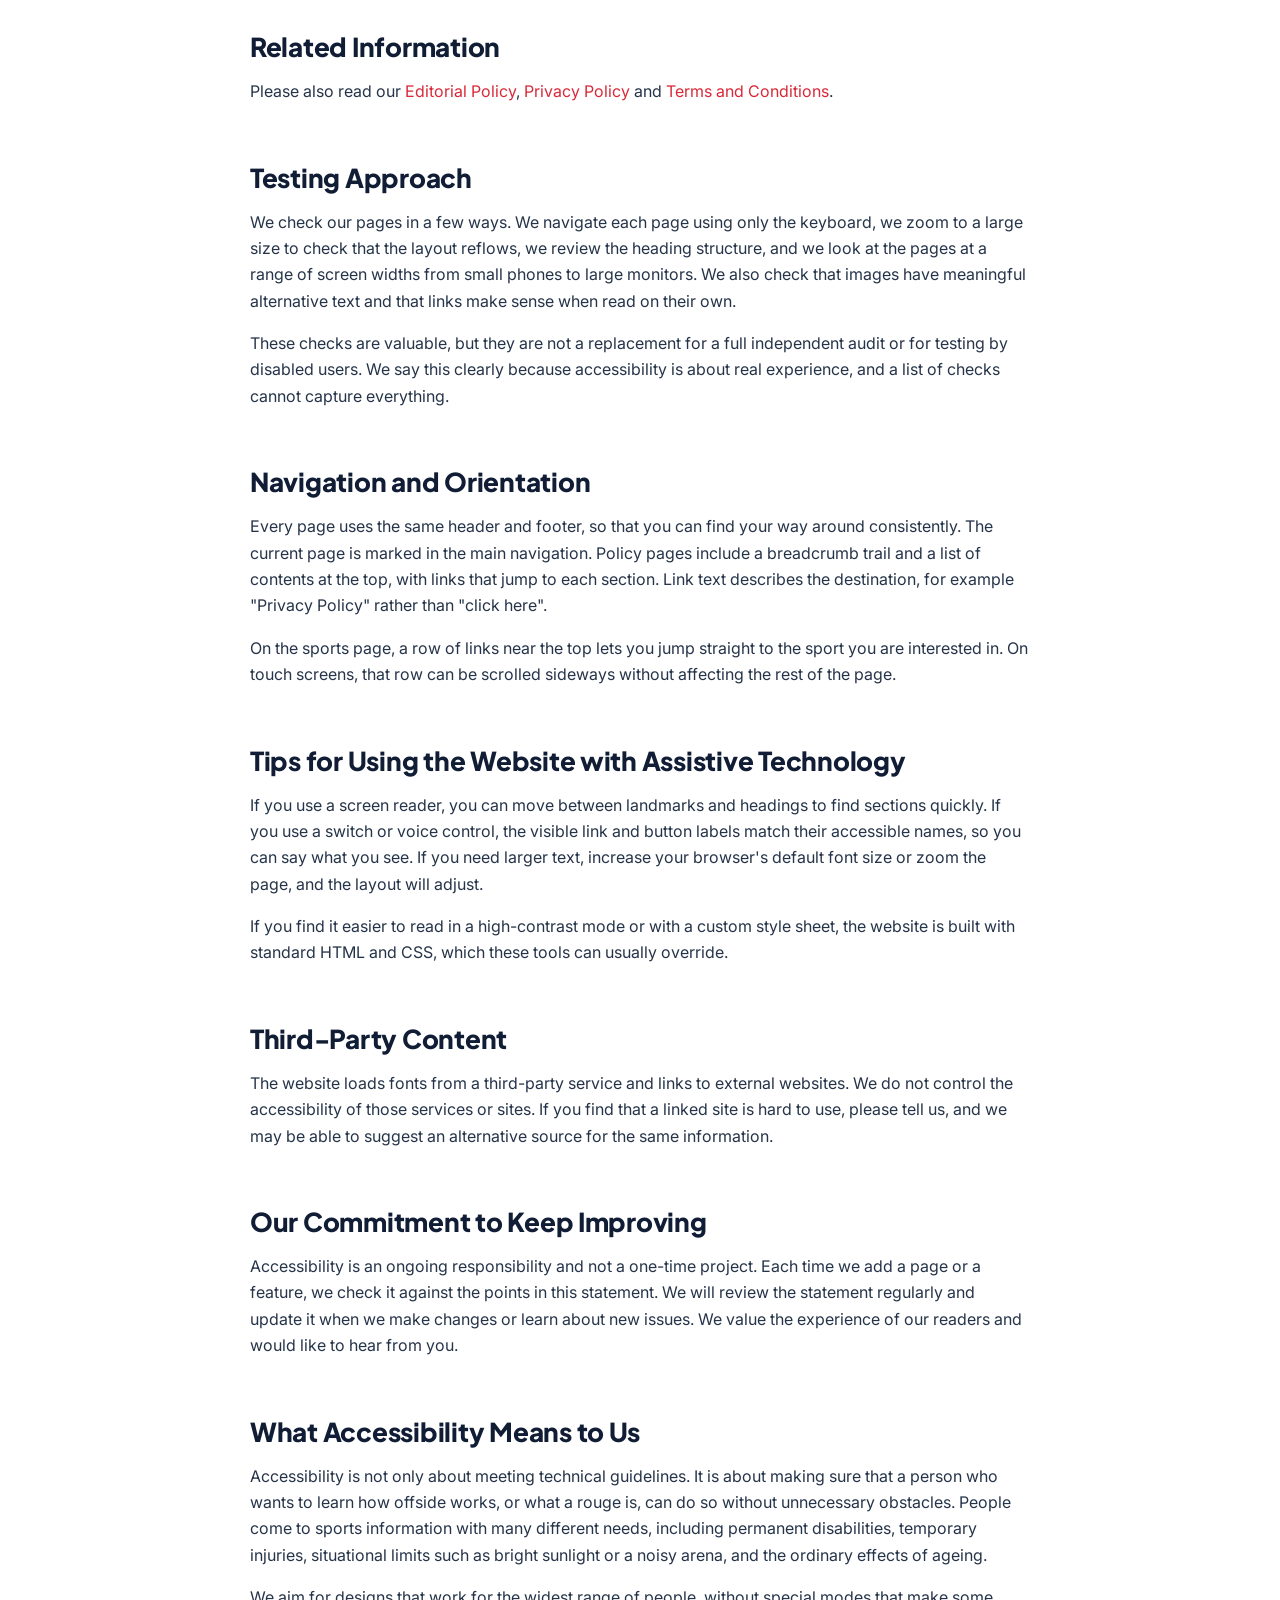
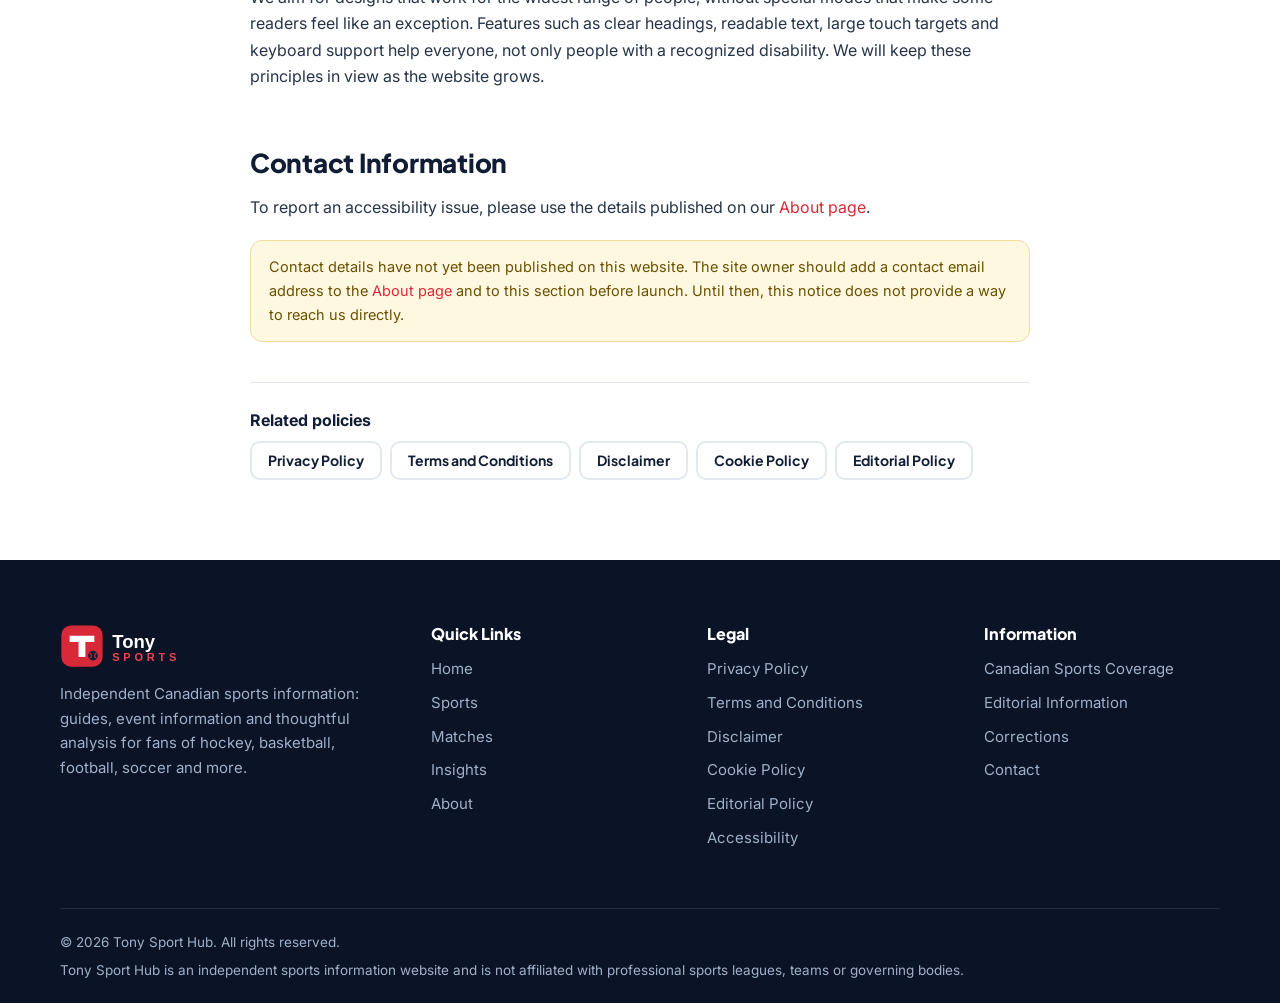
<file: accessibility.html>
<!DOCTYPE html>
<html lang="en-CA">
<head>
<meta charset="utf-8">
<meta name="viewport" content="width=device-width, initial-scale=1">
<title>Accessibility Statement | Tony Sport Hub</title>
<meta name="description" content="The Tony Sport Hub accessibility statement describes our commitment, the features we have built in, known limitations and how to send accessibility feedback.">
<link rel="canonical" href="https://kritikatechbite.github.io/Tonysport/accessibility.html">
<meta property="og:type" content="website"><meta property="og:site_name" content="Tony Sport Hub"><meta property="og:locale" content="en_CA">
<meta property="og:title" content="Accessibility Statement | Tony Sport Hub"><meta property="og:description" content="The Tony Sport Hub accessibility statement describes our commitment, the features we have built in, known limitations and how to send accessibility feedback.">
<meta property="og:url" content="https://kritikatechbite.github.io/Tonysport/accessibility.html"><meta property="og:image" content="https://kritikatechbite.github.io/Tonysport/assets/images/hero.webp">
<meta name="twitter:card" content="summary_large_image"><meta name="twitter:title" content="Accessibility Statement | Tony Sport Hub"><meta name="twitter:description" content="The Tony Sport Hub accessibility statement describes our commitment, the features we have built in, known limitations and how to send accessibility feedback."><meta name="twitter:image" content="https://kritikatechbite.github.io/Tonysport/assets/images/hero.webp">
<meta name="theme-color" content="#101D35">
<link rel="icon" href="assets/images/favicon.svg" type="image/svg+xml"><link rel="icon" href="assets/images/favicon-32x32.png" sizes="32x32" type="image/png"><link rel="apple-touch-icon" href="assets/images/apple-touch-icon.png">
<link rel="preconnect" href="https://fonts.googleapis.com"><link rel="preconnect" href="https://fonts.gstatic.com" crossorigin>
<link href="https://fonts.googleapis.com/css2?family=Inter:wght@400;500;600&family=Plus+Jakarta+Sans:wght@600;700;800&display=swap" rel="stylesheet">
<link rel="stylesheet" href="assets/css/style.css"><link rel="stylesheet" href="assets/css/responsive.css">

<script type="application/ld+json">{"@context":"https://schema.org","@type":"WebSite","name":"Tony Sport Hub","url":"https://kritikatechbite.github.io/Tonysport/","inLanguage":"en-CA","description":"Independent Canadian sports information, guides and analysis."}</script>
</head>
<body>
<a class="skip" href="#main">Skip to main content</a>
<header class="site-header"><div class="container header-inner">
<a class="logo" href="index.html" aria-label="Tony Sport Hub home"><img src="assets/images/logo.svg" alt="Tony Sport Hub" width="156" height="40"></a>
<nav class="main-nav" id="site-nav" aria-label="Main"><ul class="nav-list"><li><a href="index.html">Home</a></li><li><a href="sports.html">Sports</a></li><li><a href="matches.html">Matches</a></li><li><a href="insights.html">Insights</a></li><li><a href="about.html">About</a></li></ul></nav>
<a class="btn btn-primary btn-sm header-cta" href="sports.html">Explore Sports</a>
<button class="nav-toggle" aria-expanded="false" aria-controls="site-nav" aria-label="Open menu"><span></span></button>
</div></header>
<main id="main"><article class="legal"><nav class="breadcrumb" aria-label="Breadcrumb"><a href="index.html">Home</a><span>/</span>Accessibility Statement</nav>
<h1>Accessibility Statement</h1><p class="updated">Last updated: October 14, 2026</p><p class="intro">Tony Sport Hub wants everyone to be able to read and use its content, including people who use assistive technology, people with low vision, and people who prefer to navigate with a keyboard. This statement describes the steps we have taken, what we have not yet tested, and how you can tell us about problems. We want to be honest about where we are, so we do not claim formal certification.</p>
<nav class="toc" aria-label="On this page"><h2>On this page</h2><ol><li><a href="#our-accessibility-commitment">Our Accessibility Commitment</a></li><li><a href="#legal-context-in-canada">Legal Context in Canada</a></li><li><a href="#semantic-html">Semantic HTML</a></li><li><a href="#keyboard-navigation">Keyboard Navigation</a></li><li><a href="#text-readability">Text Readability</a></li><li><a href="#colour-and-contrast">Colour and Contrast</a></li><li><a href="#images-and-text-alternatives">Images and Text Alternatives</a></li><li><a href="#responsive-layouts-and-zoom">Responsive Layouts and Zoom</a></li><li><a href="#motion-and-animation">Motion and Animation</a></li><li><a href="#forms-and-interactive-elements">Forms and Interactive Elements</a></li><li><a href="#known-limitations">Known Limitations</a></li><li><a href="#browser-and-assistive-technology-compatibility">Browser and Assistive Technology Compatibility</a></li><li><a href="#how-to-send-accessibility-feedback">How to Send Accessibility Feedback</a></li><li><a href="#accessibility-improvements">Accessibility Improvements</a></li><li><a href="#related-information">Related Information</a></li><li><a href="#testing-approach">Testing Approach</a></li><li><a href="#navigation-and-orientation">Navigation and Orientation</a></li><li><a href="#tips-for-using-the-website-with-assistive-technology">Tips for Using the Website with Assistive Technology</a></li><li><a href="#third-party-content">Third-Party Content</a></li><li><a href="#our-commitment-to-keep-improving">Our Commitment to Keep Improving</a></li><li><a href="#what-accessibility-means-to-us">What Accessibility Means to Us</a></li><li><a href="#contact-information">Contact Information</a></li></ol></nav>
<h2 id="our-accessibility-commitment">Our Accessibility Commitment</h2><p>We are committed to making the website usable by as many people as possible. We design with accessibility in mind from the start, rather than adding it at the end. Our goal is to follow widely recognized good practice, including the Web Content Accessibility Guidelines (WCAG) published by the World Wide Web Consortium, and we use them as a guide when we build and revise pages.</p><p>We have not had the website formally audited or certified by an independent body, and we do not claim conformance with any specific level of WCAG at this time. We will make any such claim only after proper testing.</p><h2 id="legal-context-in-canada">Legal Context in Canada</h2><p>Canadian federal and provincial laws address accessibility in different ways. Some provinces, including Ontario and Manitoba, have accessibility standards that apply to certain organizations. Whether and how those rules apply depends on the organization. This statement is informational and is not legal advice or a claim of compliance with any specific law.</p><h2 id="semantic-html">Semantic HTML</h2><p>The pages use standard HTML elements for their intended purpose. Each page has a clear main region, a header, navigation and a footer. Headings follow a logical order, so that people using screen readers can move through a page by heading. Lists are marked up as lists, and tables used for information have header cells. Buttons are used for actions, and links are used for navigation.</p><p>Pages declare their language as Canadian English, so that screen readers can choose a suitable voice and pronunciation.</p><h2 id="keyboard-navigation">Keyboard Navigation</h2><p>The website is designed so that you can use it without a mouse. You can move between links and controls with the Tab key, and activate them with Enter or Space. A "skip to main content" link at the top of each page lets keyboard users bypass the header navigation. The mobile menu button can be opened and closed using the keyboard, and the Escape key closes an open menu.</p><p>Interactive elements show a visible focus outline, so you can see where you are on the page. The sport and category filters are real buttons that indicate whether they are selected.</p><h3>The information notice page</h3><p>On the <a href="review.html">information notice page</a>, the two buttons are standard links and can be reached with the keyboard. Keyboard focus starts on the first button. Both lead to google.com, and the page states the destination.</p><h2 id="text-readability">Text Readability</h2><p>We use readable typefaces at comfortable sizes, with generous line spacing and a limited line length for long reading, such as on policy pages. Text sizes use relative units so that they respond when you change the default font size or zoom the page in your browser. You can zoom the page and the layout should reflow without requiring horizontal scrolling on typical screens.</p><h2 id="colour-and-contrast">Colour and Contrast</h2><p>We chose a palette of dark navy, white and red. Body text is dark on a light background, and light text on dark backgrounds is used for headings and footers. We aim for contrast ratios that meet commonly used guidelines, and we do not rely on colour alone to convey meaning. For example, the selected state of a filter button is indicated by both a change in colour and the button's pressed state, which is exposed to assistive technology.</p><p>We have not run an independent contrast audit of every combination. Some muted grey text and some text laid over images may not meet the recommended contrast in every case, and we are reviewing them.</p><h2 id="images-and-text-alternatives">Images and Text Alternatives</h2><p>Informative images include descriptive alternative text. Purely decorative elements are hidden from assistive technology. The illustrations on the site are generated graphics and not photographs, and their alternative text describes what they show rather than naming real events or people. The full-screen background of the information notice page is described with a short label, and the page's essential content is real text, not part of an image.</p><h2 id="responsive-layouts-and-zoom">Responsive Layouts and Zoom</h2><p>The website is designed to work on phones, tablets, laptops and large desktop screens. Layouts adapt to the width of the screen, and buttons are sized so that they are comfortable to tap. The site can be used in portrait or landscape orientation.</p><h2 id="motion-and-animation">Motion and Animation</h2><p>Animations on this website are subtle, such as a gentle fade as the page loads or as sections scroll into view. If your device is set to reduce motion, the website respects that setting and turns off these animations. Nothing on the page flashes or auto-plays, and there is no moving content that you cannot pause.</p><h2 id="forms-and-interactive-elements">Forms and Interactive Elements</h2><p>The website has no forms to complete and no timeouts. The interactive parts are limited to the navigation menu, the filter buttons and expandable sections for frequently asked questions and article summaries. The expandable sections use native HTML disclosure elements, which are supported by assistive technology.</p><h2 id="known-limitations">Known Limitations</h2><p>We know that the website is not perfect. Our current known limitations include:</p><ul><li>We have not yet tested with a full range of assistive technologies, such as multiple screen readers and voice-control software</li><li>Some muted text and text over images may have lower contrast than we would like</li><li>The fonts load from a third-party service, and if it is unavailable the site falls back to a default font, which may look different</li><li>External websites that we link to may not be accessible</li><li>Illustrations are stylized and do not include long descriptions of every detail</li></ul><p>We are working to find and fix these issues.</p><h2 id="browser-and-assistive-technology-compatibility">Browser and Assistive Technology Compatibility</h2><p>The website is designed to work in current versions of widely used browsers on desktop and mobile. We use modern but widely supported features, and the site remains readable if scripts are disabled, although filters and the mobile menu would not work. Zoom and text-resize tools in the browser are supported. If you notice problems with a particular browser or assistive technology, please let us know which one and which version.</p><h2 id="how-to-send-accessibility-feedback">How to Send Accessibility Feedback</h2><p>We welcome your feedback. If you find a barrier on the website, or if you need information in a different format, please contact us and tell us:</p><ul><li>The address of the page where you found the problem</li><li>What the problem is, and what you were trying to do</li><li>The browser, device and any assistive technology you use</li></ul><p>We will try to respond promptly and to offer a reasonable alternative, such as providing the information in another way, while we work on a fix. Contact details are listed on the <a href="about.html#contact">About page</a>.</p><h2 id="accessibility-improvements">Accessibility Improvements</h2><p>We plan to improve accessibility over time. Our next steps include:</p><ul><li>Testing with several screen readers and with voice-control tools</li><li>Running a full colour contrast review</li><li>Reviewing page titles, headings and landmarks across every page</li><li>Considering hosting fonts locally</li><li>Seeking feedback from disabled readers</li><li>Updating this statement as we complete each step</li></ul><h2 id="related-information">Related Information</h2><p>Please also read our <a href="editorial-policy.html">Editorial Policy</a>, <a href="privacy-policy.html">Privacy Policy</a> and <a href="terms-and-conditions.html">Terms and Conditions</a>.</p><h2 id="testing-approach">Testing Approach</h2><p>We check our pages in a few ways. We navigate each page using only the keyboard, we zoom to a large size to check that the layout reflows, we review the heading structure, and we look at the pages at a range of screen widths from small phones to large monitors. We also check that images have meaningful alternative text and that links make sense when read on their own.</p><p>These checks are valuable, but they are not a replacement for a full independent audit or for testing by disabled users. We say this clearly because accessibility is about real experience, and a list of checks cannot capture everything.</p><h2 id="navigation-and-orientation">Navigation and Orientation</h2><p>Every page uses the same header and footer, so that you can find your way around consistently. The current page is marked in the main navigation. Policy pages include a breadcrumb trail and a list of contents at the top, with links that jump to each section. Link text describes the destination, for example "Privacy Policy" rather than "click here".</p><p>On the sports page, a row of links near the top lets you jump straight to the sport you are interested in. On touch screens, that row can be scrolled sideways without affecting the rest of the page.</p><h2 id="tips-for-using-the-website-with-assistive-technology">Tips for Using the Website with Assistive Technology</h2><p>If you use a screen reader, you can move between landmarks and headings to find sections quickly. If you use a switch or voice control, the visible link and button labels match their accessible names, so you can say what you see. If you need larger text, increase your browser's default font size or zoom the page, and the layout will adjust.</p><p>If you find it easier to read in a high-contrast mode or with a custom style sheet, the website is built with standard HTML and CSS, which these tools can usually override.</p><h2 id="third-party-content">Third-Party Content</h2><p>The website loads fonts from a third-party service and links to external websites. We do not control the accessibility of those services or sites. If you find that a linked site is hard to use, please tell us, and we may be able to suggest an alternative source for the same information.</p><h2 id="our-commitment-to-keep-improving">Our Commitment to Keep Improving</h2><p>Accessibility is an ongoing responsibility and not a one-time project. Each time we add a page or a feature, we check it against the points in this statement. We will review the statement regularly and update it when we make changes or learn about new issues. We value the experience of our readers and would like to hear from you.</p><h2 id="what-accessibility-means-to-us">What Accessibility Means to Us</h2><p>Accessibility is not only about meeting technical guidelines. It is about making sure that a person who wants to learn how offside works, or what a rouge is, can do so without unnecessary obstacles. People come to sports information with many different needs, including permanent disabilities, temporary injuries, situational limits such as bright sunlight or a noisy arena, and the ordinary effects of ageing.</p><p>We aim for designs that work for the widest range of people, without special modes that make some readers feel like an exception. Features such as clear headings, readable text, large touch targets and keyboard support help everyone, not only people with a recognized disability. We will keep these principles in view as the website grows.</p><h2 id="contact-information">Contact Information</h2><p>To report an accessibility issue, please use the details published on our <a href="about.html#contact">About page</a>.</p><div class="note-box">Contact details have not yet been published on this website. The site owner should add a contact email address to the <a href="about.html#contact">About page</a> and to this section before launch. Until then, this notice does not provide a way to reach us directly.</div>
<div class="legal-links"><span style="width:100%;font-weight:700;color:#101D35">Related policies</span><a class="btn btn-ghost btn-sm" href="privacy-policy.html">Privacy Policy</a><a class="btn btn-ghost btn-sm" href="terms-and-conditions.html">Terms and Conditions</a><a class="btn btn-ghost btn-sm" href="disclaimer.html">Disclaimer</a><a class="btn btn-ghost btn-sm" href="cookie-policy.html">Cookie Policy</a><a class="btn btn-ghost btn-sm" href="editorial-policy.html">Editorial Policy</a></div></article></main>
<footer class="site-footer"><div class="container">
<div class="footer-grid">
<div><a class="footer-logo" href="index.html" aria-label="Tony Sport Hub home"><img src="assets/images/logo-white.svg" alt="Tony Sport Hub" width="156" height="40" loading="lazy"></a>
<p>Independent Canadian sports information: guides, event information and thoughtful analysis for fans of hockey, basketball, football, soccer and more.</p></div>
<div><h3>Quick Links</h3><ul><li><a href="index.html">Home</a></li><li><a href="sports.html">Sports</a></li><li><a href="matches.html">Matches</a></li><li><a href="insights.html">Insights</a></li><li><a href="about.html">About</a></li></ul></div>
<div><h3>Legal</h3><ul><li><a href="privacy-policy.html">Privacy Policy</a></li><li><a href="terms-and-conditions.html">Terms and Conditions</a></li><li><a href="disclaimer.html">Disclaimer</a></li><li><a href="cookie-policy.html">Cookie Policy</a></li><li><a href="editorial-policy.html">Editorial Policy</a></li><li><a href="accessibility.html">Accessibility</a></li></ul></div>
<div><h3>Information</h3><ul><li><a href="sports.html">Canadian Sports Coverage</a></li><li><a href="editorial-policy.html">Editorial Information</a></li><li><a href="about.html#corrections">Corrections</a></li><li><a href="about.html#contact">Contact</a></li></ul></div>
</div>
<div class="footer-bottom"><p>&copy; <span class="year">2026</span> Tony Sport Hub. All rights reserved.</p>
<p>Tony Sport Hub is an independent sports information website and is not affiliated with professional sports leagues, teams or governing bodies.</p></div>
</div></footer>
<script src="assets/js/main.js" defer></script>
</body>
</html>
</file>
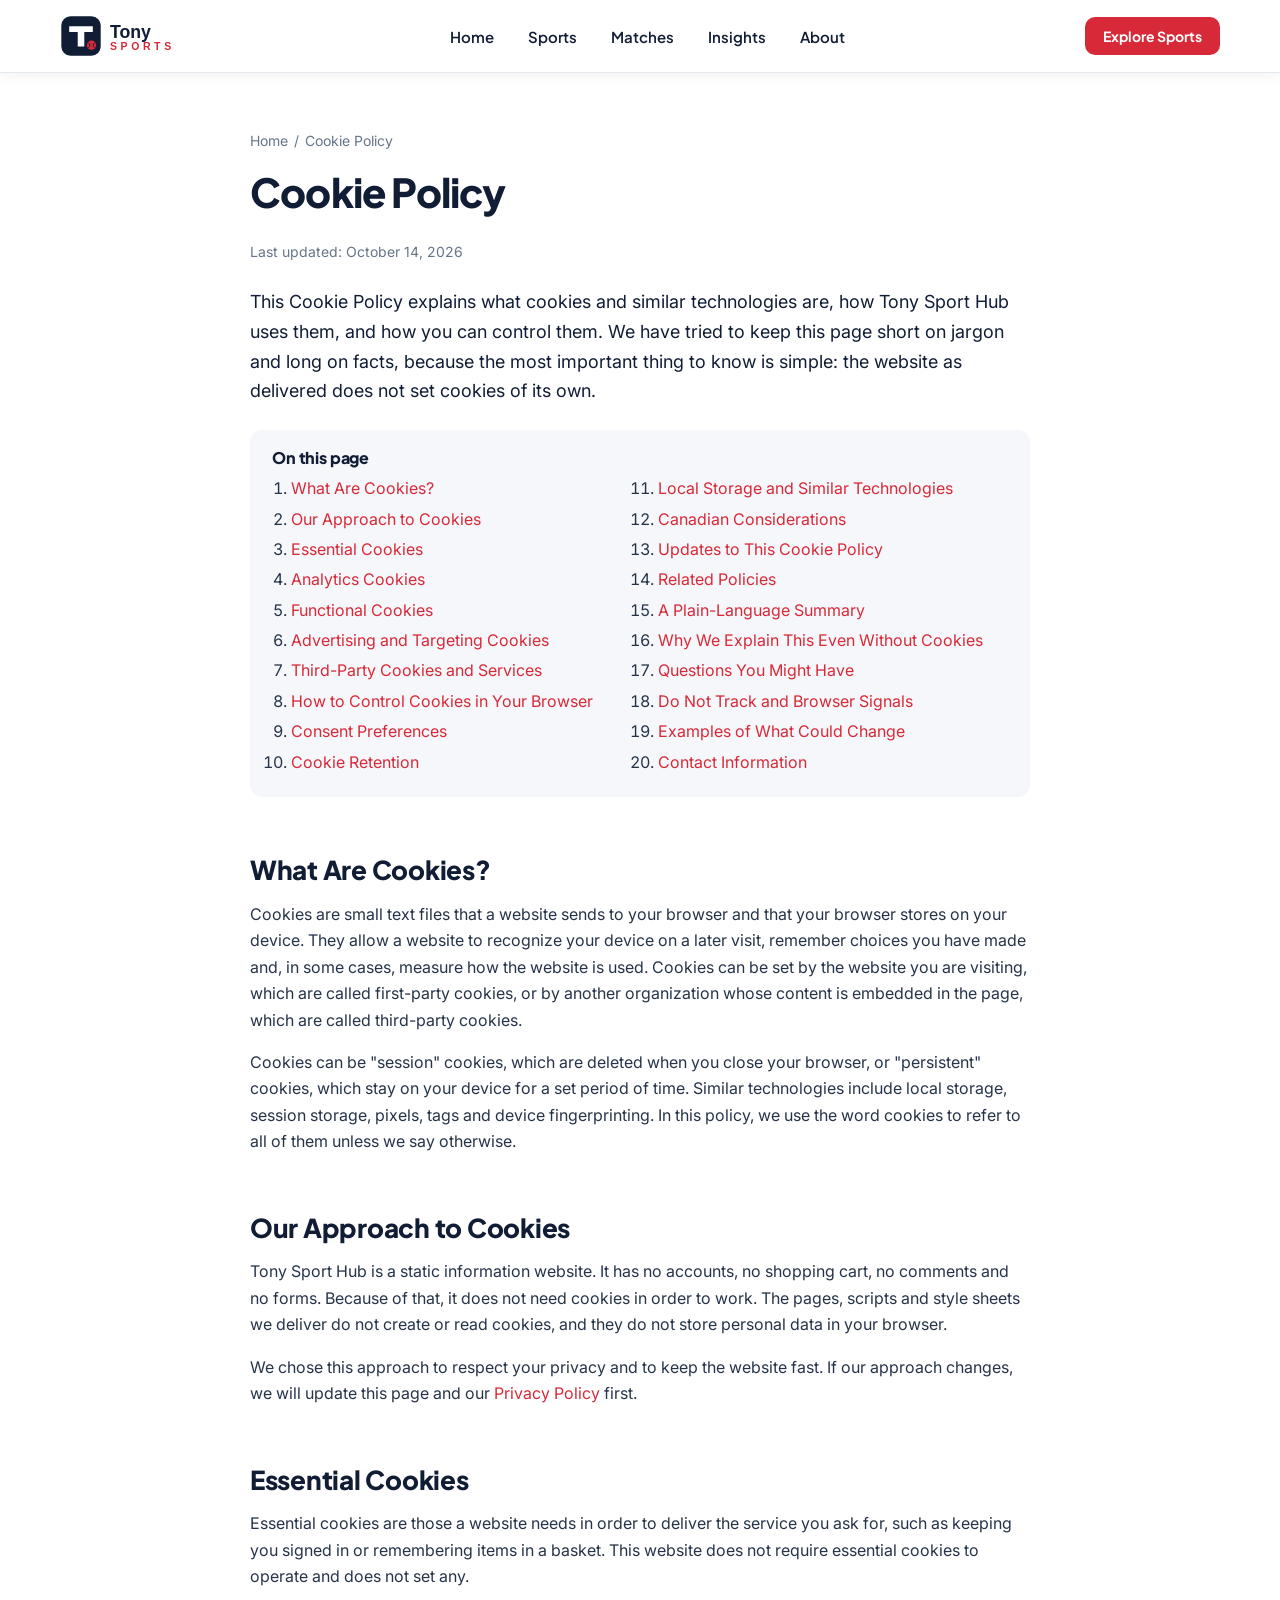
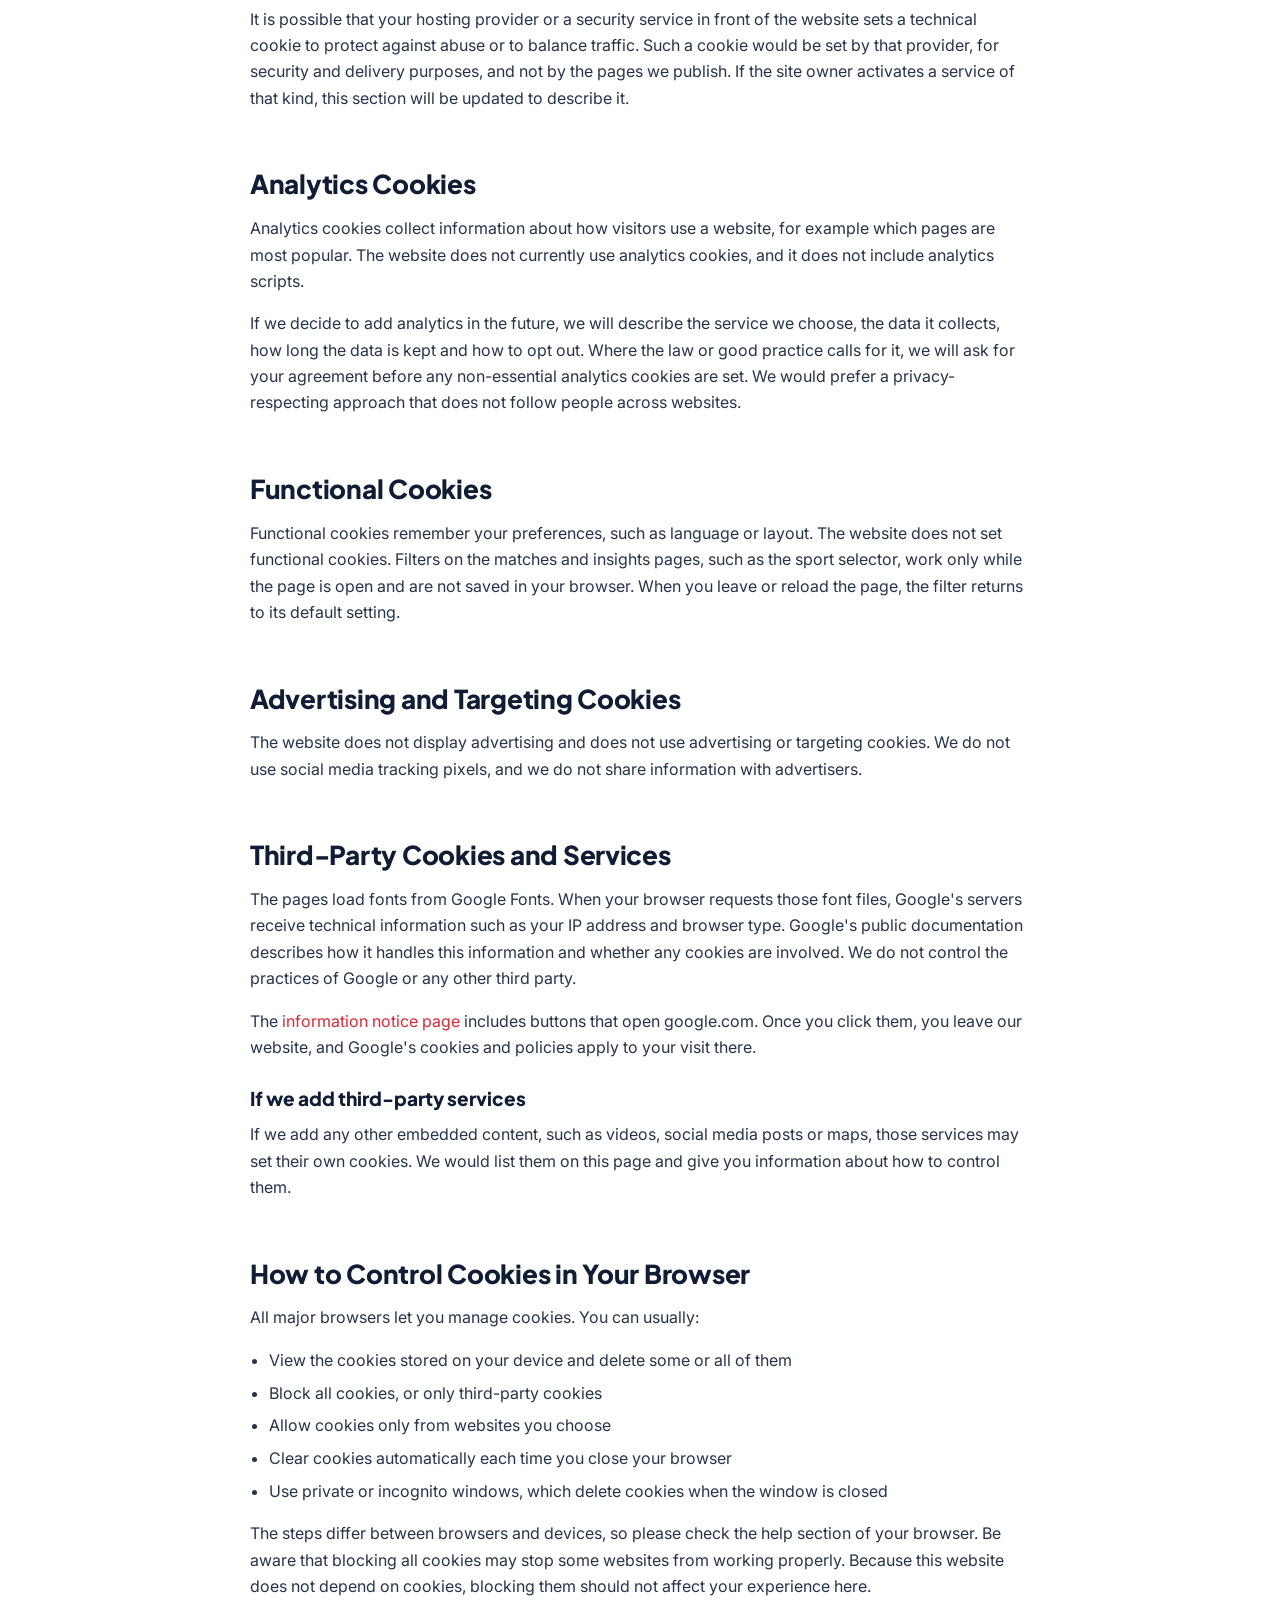
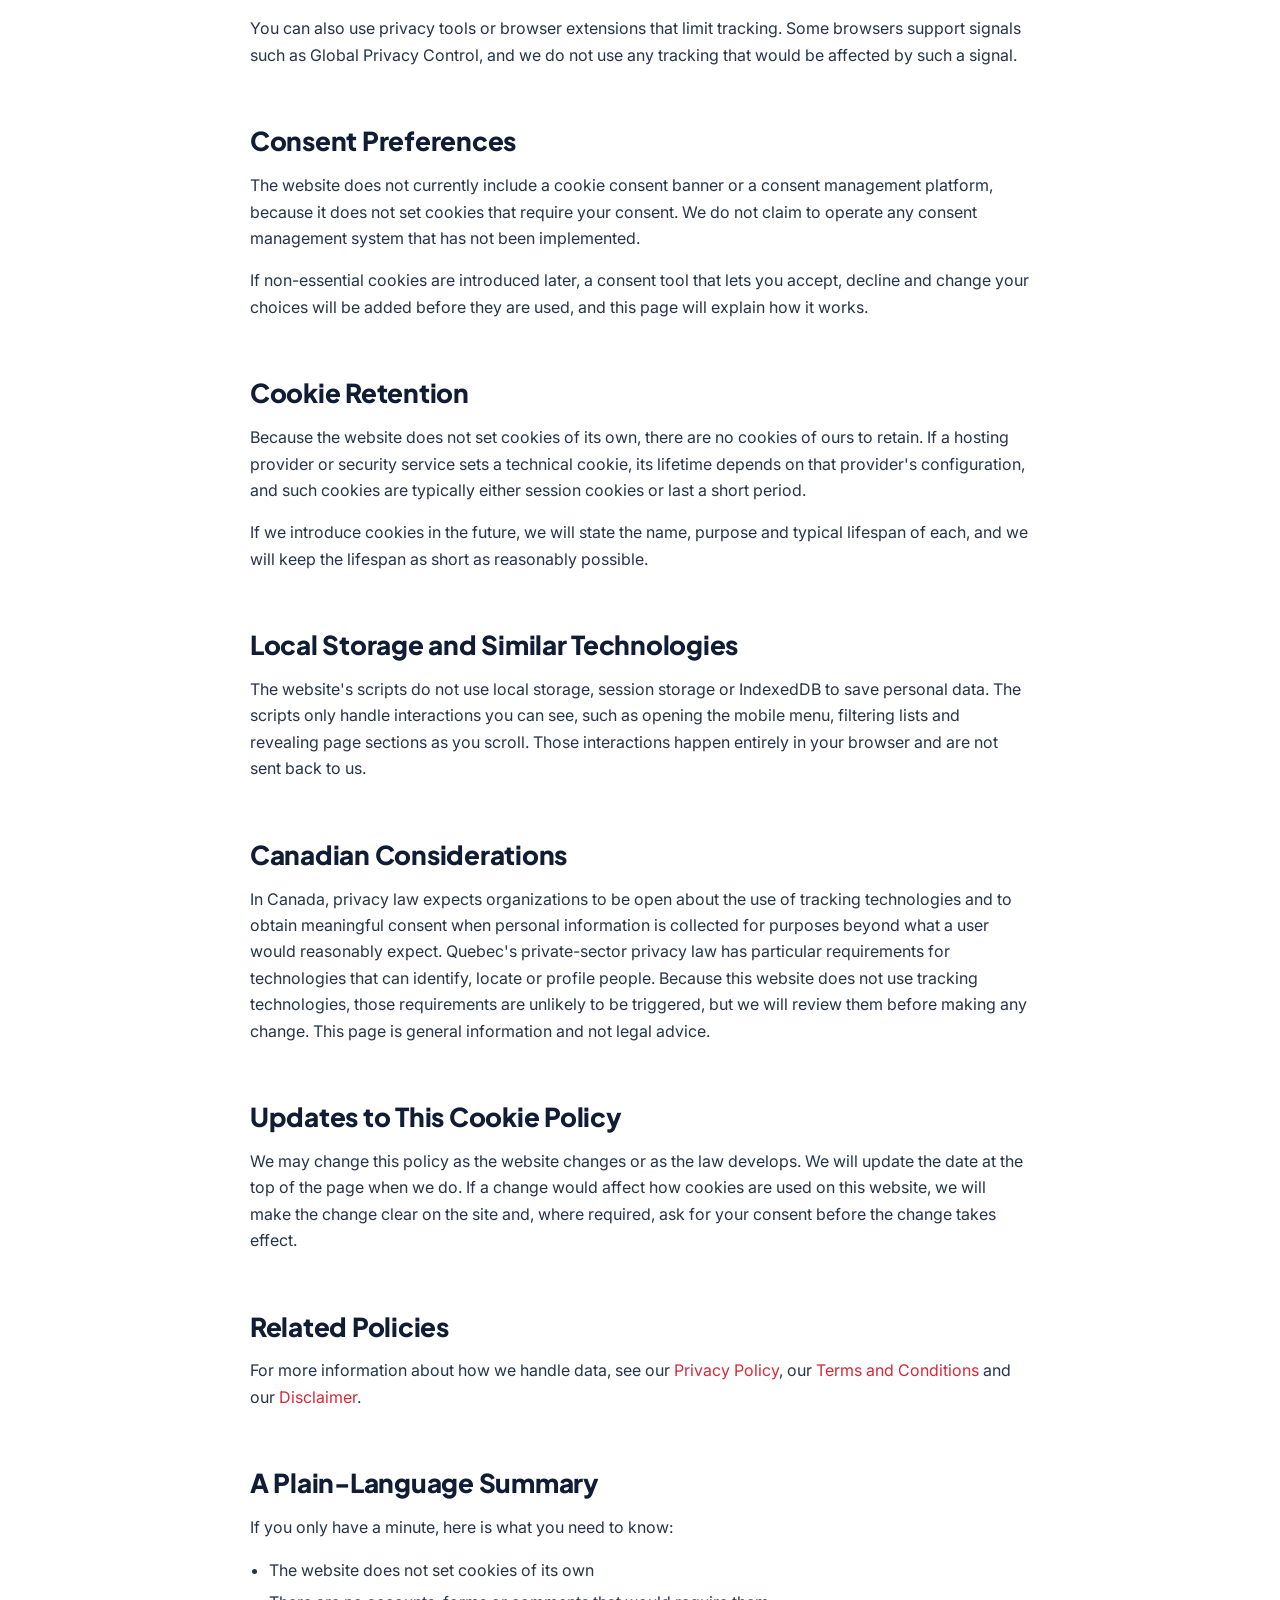
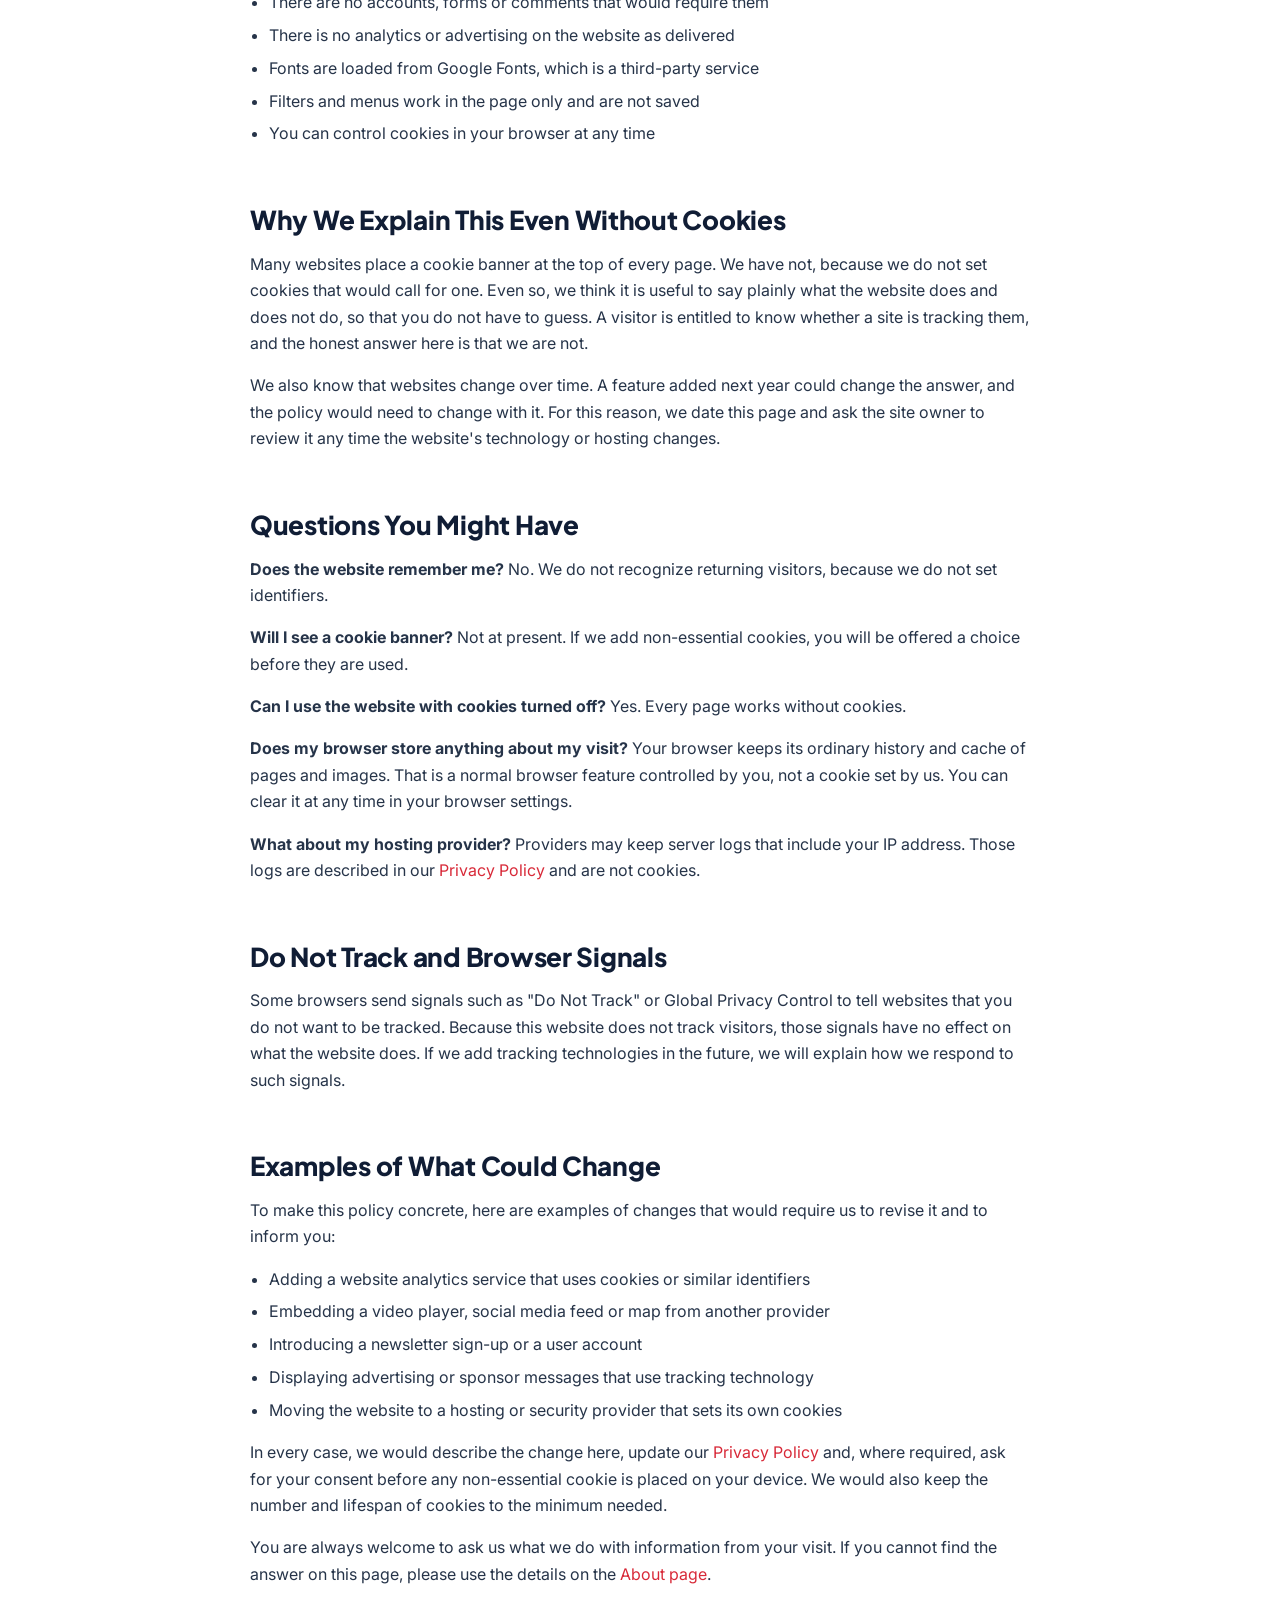
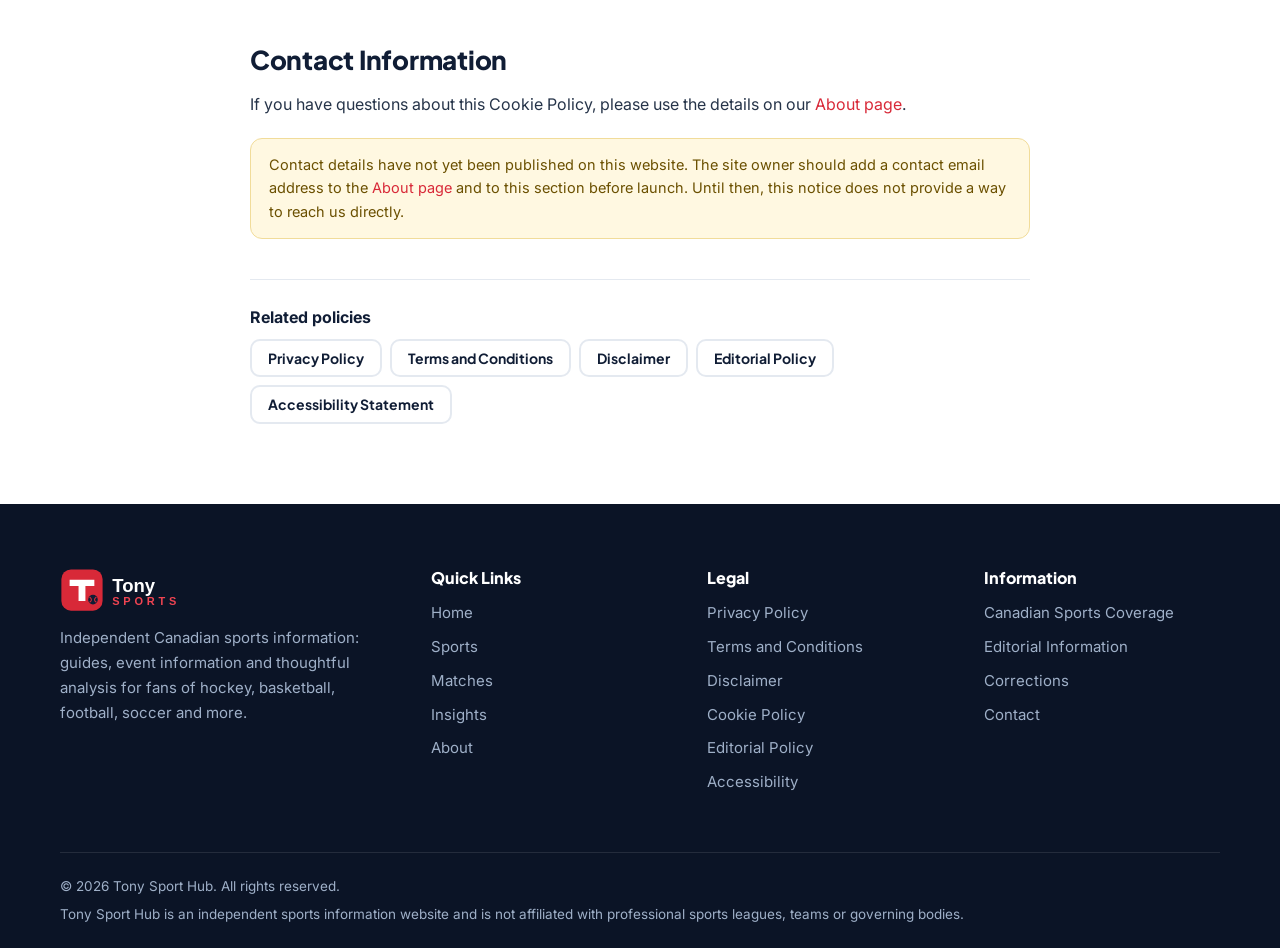
<file: cookie-policy.html>
<!DOCTYPE html>
<html lang="en-CA">
<head>
<meta charset="utf-8">
<meta name="viewport" content="width=device-width, initial-scale=1">
<title>Cookie Policy | Tony Sport Hub</title>
<meta name="description" content="The Tony Sport Hub Cookie Policy explains what cookies are, which types the site may use, how to control them in your browser and how updates will be handled.">
<link rel="canonical" href="https://kritikatechbite.github.io/Tonysport/cookie-policy.html">
<meta property="og:type" content="website"><meta property="og:site_name" content="Tony Sport Hub"><meta property="og:locale" content="en_CA">
<meta property="og:title" content="Cookie Policy | Tony Sport Hub"><meta property="og:description" content="The Tony Sport Hub Cookie Policy explains what cookies are, which types the site may use, how to control them in your browser and how updates will be handled.">
<meta property="og:url" content="https://kritikatechbite.github.io/Tonysport/cookie-policy.html"><meta property="og:image" content="https://kritikatechbite.github.io/Tonysport/assets/images/hero.webp">
<meta name="twitter:card" content="summary_large_image"><meta name="twitter:title" content="Cookie Policy | Tony Sport Hub"><meta name="twitter:description" content="The Tony Sport Hub Cookie Policy explains what cookies are, which types the site may use, how to control them in your browser and how updates will be handled."><meta name="twitter:image" content="https://kritikatechbite.github.io/Tonysport/assets/images/hero.webp">
<meta name="theme-color" content="#101D35">
<link rel="icon" href="assets/images/favicon.svg" type="image/svg+xml"><link rel="icon" href="assets/images/favicon-32x32.png" sizes="32x32" type="image/png"><link rel="apple-touch-icon" href="assets/images/apple-touch-icon.png">
<link rel="preconnect" href="https://fonts.googleapis.com"><link rel="preconnect" href="https://fonts.gstatic.com" crossorigin>
<link href="https://fonts.googleapis.com/css2?family=Inter:wght@400;500;600&family=Plus+Jakarta+Sans:wght@600;700;800&display=swap" rel="stylesheet">
<link rel="stylesheet" href="assets/css/style.css"><link rel="stylesheet" href="assets/css/responsive.css">

<script type="application/ld+json">{"@context":"https://schema.org","@type":"WebSite","name":"Tony Sport Hub","url":"https://kritikatechbite.github.io/Tonysport/","inLanguage":"en-CA","description":"Independent Canadian sports information, guides and analysis."}</script>
</head>
<body>
<a class="skip" href="#main">Skip to main content</a>
<header class="site-header"><div class="container header-inner">
<a class="logo" href="index.html" aria-label="Tony Sport Hub home"><img src="assets/images/logo.svg" alt="Tony Sport Hub" width="156" height="40"></a>
<nav class="main-nav" id="site-nav" aria-label="Main"><ul class="nav-list"><li><a href="index.html">Home</a></li><li><a href="sports.html">Sports</a></li><li><a href="matches.html">Matches</a></li><li><a href="insights.html">Insights</a></li><li><a href="about.html">About</a></li></ul></nav>
<a class="btn btn-primary btn-sm header-cta" href="sports.html">Explore Sports</a>
<button class="nav-toggle" aria-expanded="false" aria-controls="site-nav" aria-label="Open menu"><span></span></button>
</div></header>
<main id="main"><article class="legal"><nav class="breadcrumb" aria-label="Breadcrumb"><a href="index.html">Home</a><span>/</span>Cookie Policy</nav>
<h1>Cookie Policy</h1><p class="updated">Last updated: October 14, 2026</p><p class="intro">This Cookie Policy explains what cookies and similar technologies are, how Tony Sport Hub uses them, and how you can control them. We have tried to keep this page short on jargon and long on facts, because the most important thing to know is simple: the website as delivered does not set cookies of its own.</p>
<nav class="toc" aria-label="On this page"><h2>On this page</h2><ol><li><a href="#what-are-cookies">What Are Cookies?</a></li><li><a href="#our-approach-to-cookies">Our Approach to Cookies</a></li><li><a href="#essential-cookies">Essential Cookies</a></li><li><a href="#analytics-cookies">Analytics Cookies</a></li><li><a href="#functional-cookies">Functional Cookies</a></li><li><a href="#advertising-and-targeting-cookies">Advertising and Targeting Cookies</a></li><li><a href="#third-party-cookies-and-services">Third-Party Cookies and Services</a></li><li><a href="#how-to-control-cookies-in-your-browser">How to Control Cookies in Your Browser</a></li><li><a href="#consent-preferences">Consent Preferences</a></li><li><a href="#cookie-retention">Cookie Retention</a></li><li><a href="#local-storage-and-similar-technologies">Local Storage and Similar Technologies</a></li><li><a href="#canadian-considerations">Canadian Considerations</a></li><li><a href="#updates-to-this-cookie-policy">Updates to This Cookie Policy</a></li><li><a href="#related-policies">Related Policies</a></li><li><a href="#a-plain-language-summary">A Plain-Language Summary</a></li><li><a href="#why-we-explain-this-even-without-cookies">Why We Explain This Even Without Cookies</a></li><li><a href="#questions-you-might-have">Questions You Might Have</a></li><li><a href="#do-not-track-and-browser-signals">Do Not Track and Browser Signals</a></li><li><a href="#examples-of-what-could-change">Examples of What Could Change</a></li><li><a href="#contact-information">Contact Information</a></li></ol></nav>
<h2 id="what-are-cookies">What Are Cookies?</h2><p>Cookies are small text files that a website sends to your browser and that your browser stores on your device. They allow a website to recognize your device on a later visit, remember choices you have made and, in some cases, measure how the website is used. Cookies can be set by the website you are visiting, which are called first-party cookies, or by another organization whose content is embedded in the page, which are called third-party cookies.</p><p>Cookies can be "session" cookies, which are deleted when you close your browser, or "persistent" cookies, which stay on your device for a set period of time. Similar technologies include local storage, session storage, pixels, tags and device fingerprinting. In this policy, we use the word cookies to refer to all of them unless we say otherwise.</p><h2 id="our-approach-to-cookies">Our Approach to Cookies</h2><p>Tony Sport Hub is a static information website. It has no accounts, no shopping cart, no comments and no forms. Because of that, it does not need cookies in order to work. The pages, scripts and style sheets we deliver do not create or read cookies, and they do not store personal data in your browser.</p><p>We chose this approach to respect your privacy and to keep the website fast. If our approach changes, we will update this page and our <a href="privacy-policy.html">Privacy Policy</a> first.</p><h2 id="essential-cookies">Essential Cookies</h2><p>Essential cookies are those a website needs in order to deliver the service you ask for, such as keeping you signed in or remembering items in a basket. This website does not require essential cookies to operate and does not set any.</p><p>It is possible that your hosting provider or a security service in front of the website sets a technical cookie to protect against abuse or to balance traffic. Such a cookie would be set by that provider, for security and delivery purposes, and not by the pages we publish. If the site owner activates a service of that kind, this section will be updated to describe it.</p><h2 id="analytics-cookies">Analytics Cookies</h2><p>Analytics cookies collect information about how visitors use a website, for example which pages are most popular. The website does not currently use analytics cookies, and it does not include analytics scripts.</p><p>If we decide to add analytics in the future, we will describe the service we choose, the data it collects, how long the data is kept and how to opt out. Where the law or good practice calls for it, we will ask for your agreement before any non-essential analytics cookies are set. We would prefer a privacy-respecting approach that does not follow people across websites.</p><h2 id="functional-cookies">Functional Cookies</h2><p>Functional cookies remember your preferences, such as language or layout. The website does not set functional cookies. Filters on the matches and insights pages, such as the sport selector, work only while the page is open and are not saved in your browser. When you leave or reload the page, the filter returns to its default setting.</p><h2 id="advertising-and-targeting-cookies">Advertising and Targeting Cookies</h2><p>The website does not display advertising and does not use advertising or targeting cookies. We do not use social media tracking pixels, and we do not share information with advertisers.</p><h2 id="third-party-cookies-and-services">Third-Party Cookies and Services</h2><p>The pages load fonts from Google Fonts. When your browser requests those font files, Google's servers receive technical information such as your IP address and browser type. Google's public documentation describes how it handles this information and whether any cookies are involved. We do not control the practices of Google or any other third party.</p><p>The <a href="review.html">information notice page</a> includes buttons that open google.com. Once you click them, you leave our website, and Google's cookies and policies apply to your visit there.</p><h3>If we add third-party services</h3><p>If we add any other embedded content, such as videos, social media posts or maps, those services may set their own cookies. We would list them on this page and give you information about how to control them.</p><h2 id="how-to-control-cookies-in-your-browser">How to Control Cookies in Your Browser</h2><p>All major browsers let you manage cookies. You can usually:</p><ul><li>View the cookies stored on your device and delete some or all of them</li><li>Block all cookies, or only third-party cookies</li><li>Allow cookies only from websites you choose</li><li>Clear cookies automatically each time you close your browser</li><li>Use private or incognito windows, which delete cookies when the window is closed</li></ul><p>The steps differ between browsers and devices, so please check the help section of your browser. Be aware that blocking all cookies may stop some websites from working properly. Because this website does not depend on cookies, blocking them should not affect your experience here.</p><p>You can also use privacy tools or browser extensions that limit tracking. Some browsers support signals such as Global Privacy Control, and we do not use any tracking that would be affected by such a signal.</p><h2 id="consent-preferences">Consent Preferences</h2><p>The website does not currently include a cookie consent banner or a consent management platform, because it does not set cookies that require your consent. We do not claim to operate any consent management system that has not been implemented.</p><p>If non-essential cookies are introduced later, a consent tool that lets you accept, decline and change your choices will be added before they are used, and this page will explain how it works.</p><h2 id="cookie-retention">Cookie Retention</h2><p>Because the website does not set cookies of its own, there are no cookies of ours to retain. If a hosting provider or security service sets a technical cookie, its lifetime depends on that provider's configuration, and such cookies are typically either session cookies or last a short period.</p><p>If we introduce cookies in the future, we will state the name, purpose and typical lifespan of each, and we will keep the lifespan as short as reasonably possible.</p><h2 id="local-storage-and-similar-technologies">Local Storage and Similar Technologies</h2><p>The website's scripts do not use local storage, session storage or IndexedDB to save personal data. The scripts only handle interactions you can see, such as opening the mobile menu, filtering lists and revealing page sections as you scroll. Those interactions happen entirely in your browser and are not sent back to us.</p><h2 id="canadian-considerations">Canadian Considerations</h2><p>In Canada, privacy law expects organizations to be open about the use of tracking technologies and to obtain meaningful consent when personal information is collected for purposes beyond what a user would reasonably expect. Quebec's private-sector privacy law has particular requirements for technologies that can identify, locate or profile people. Because this website does not use tracking technologies, those requirements are unlikely to be triggered, but we will review them before making any change. This page is general information and not legal advice.</p><h2 id="updates-to-this-cookie-policy">Updates to This Cookie Policy</h2><p>We may change this policy as the website changes or as the law develops. We will update the date at the top of the page when we do. If a change would affect how cookies are used on this website, we will make the change clear on the site and, where required, ask for your consent before the change takes effect.</p><h2 id="related-policies">Related Policies</h2><p>For more information about how we handle data, see our <a href="privacy-policy.html">Privacy Policy</a>, our <a href="terms-and-conditions.html">Terms and Conditions</a> and our <a href="disclaimer.html">Disclaimer</a>.</p><h2 id="a-plain-language-summary">A Plain-Language Summary</h2><p>If you only have a minute, here is what you need to know:</p><ul><li>The website does not set cookies of its own</li><li>There are no accounts, forms or comments that would require them</li><li>There is no analytics or advertising on the website as delivered</li><li>Fonts are loaded from Google Fonts, which is a third-party service</li><li>Filters and menus work in the page only and are not saved</li><li>You can control cookies in your browser at any time</li></ul><h2 id="why-we-explain-this-even-without-cookies">Why We Explain This Even Without Cookies</h2><p>Many websites place a cookie banner at the top of every page. We have not, because we do not set cookies that would call for one. Even so, we think it is useful to say plainly what the website does and does not do, so that you do not have to guess. A visitor is entitled to know whether a site is tracking them, and the honest answer here is that we are not.</p><p>We also know that websites change over time. A feature added next year could change the answer, and the policy would need to change with it. For this reason, we date this page and ask the site owner to review it any time the website's technology or hosting changes.</p><h2 id="questions-you-might-have">Questions You Might Have</h2><p><strong>Does the website remember me?</strong> No. We do not recognize returning visitors, because we do not set identifiers.</p><p><strong>Will I see a cookie banner?</strong> Not at present. If we add non-essential cookies, you will be offered a choice before they are used.</p><p><strong>Can I use the website with cookies turned off?</strong> Yes. Every page works without cookies.</p><p><strong>Does my browser store anything about my visit?</strong> Your browser keeps its ordinary history and cache of pages and images. That is a normal browser feature controlled by you, not a cookie set by us. You can clear it at any time in your browser settings.</p><p><strong>What about my hosting provider?</strong> Providers may keep server logs that include your IP address. Those logs are described in our <a href="privacy-policy.html">Privacy Policy</a> and are not cookies.</p><h2 id="do-not-track-and-browser-signals">Do Not Track and Browser Signals</h2><p>Some browsers send signals such as "Do Not Track" or Global Privacy Control to tell websites that you do not want to be tracked. Because this website does not track visitors, those signals have no effect on what the website does. If we add tracking technologies in the future, we will explain how we respond to such signals.</p><h2 id="examples-of-what-could-change">Examples of What Could Change</h2><p>To make this policy concrete, here are examples of changes that would require us to revise it and to inform you:</p><ul><li>Adding a website analytics service that uses cookies or similar identifiers</li><li>Embedding a video player, social media feed or map from another provider</li><li>Introducing a newsletter sign-up or a user account</li><li>Displaying advertising or sponsor messages that use tracking technology</li><li>Moving the website to a hosting or security provider that sets its own cookies</li></ul><p>In every case, we would describe the change here, update our <a href="privacy-policy.html">Privacy Policy</a> and, where required, ask for your consent before any non-essential cookie is placed on your device. We would also keep the number and lifespan of cookies to the minimum needed.</p><p>You are always welcome to ask us what we do with information from your visit. If you cannot find the answer on this page, please use the details on the <a href="about.html#contact">About page</a>.</p><h2 id="contact-information">Contact Information</h2><p>If you have questions about this Cookie Policy, please use the details on our <a href="about.html#contact">About page</a>.</p><div class="note-box">Contact details have not yet been published on this website. The site owner should add a contact email address to the <a href="about.html#contact">About page</a> and to this section before launch. Until then, this notice does not provide a way to reach us directly.</div>
<div class="legal-links"><span style="width:100%;font-weight:700;color:#101D35">Related policies</span><a class="btn btn-ghost btn-sm" href="privacy-policy.html">Privacy Policy</a><a class="btn btn-ghost btn-sm" href="terms-and-conditions.html">Terms and Conditions</a><a class="btn btn-ghost btn-sm" href="disclaimer.html">Disclaimer</a><a class="btn btn-ghost btn-sm" href="editorial-policy.html">Editorial Policy</a><a class="btn btn-ghost btn-sm" href="accessibility.html">Accessibility Statement</a></div></article></main>
<footer class="site-footer"><div class="container">
<div class="footer-grid">
<div><a class="footer-logo" href="index.html" aria-label="Tony Sport Hub home"><img src="assets/images/logo-white.svg" alt="Tony Sport Hub" width="156" height="40" loading="lazy"></a>
<p>Independent Canadian sports information: guides, event information and thoughtful analysis for fans of hockey, basketball, football, soccer and more.</p></div>
<div><h3>Quick Links</h3><ul><li><a href="index.html">Home</a></li><li><a href="sports.html">Sports</a></li><li><a href="matches.html">Matches</a></li><li><a href="insights.html">Insights</a></li><li><a href="about.html">About</a></li></ul></div>
<div><h3>Legal</h3><ul><li><a href="privacy-policy.html">Privacy Policy</a></li><li><a href="terms-and-conditions.html">Terms and Conditions</a></li><li><a href="disclaimer.html">Disclaimer</a></li><li><a href="cookie-policy.html">Cookie Policy</a></li><li><a href="editorial-policy.html">Editorial Policy</a></li><li><a href="accessibility.html">Accessibility</a></li></ul></div>
<div><h3>Information</h3><ul><li><a href="sports.html">Canadian Sports Coverage</a></li><li><a href="editorial-policy.html">Editorial Information</a></li><li><a href="about.html#corrections">Corrections</a></li><li><a href="about.html#contact">Contact</a></li></ul></div>
</div>
<div class="footer-bottom"><p>&copy; <span class="year">2026</span> Tony Sport Hub. All rights reserved.</p>
<p>Tony Sport Hub is an independent sports information website and is not affiliated with professional sports leagues, teams or governing bodies.</p></div>
</div></footer>
<script src="assets/js/main.js" defer></script>
</body>
</html>
</file>
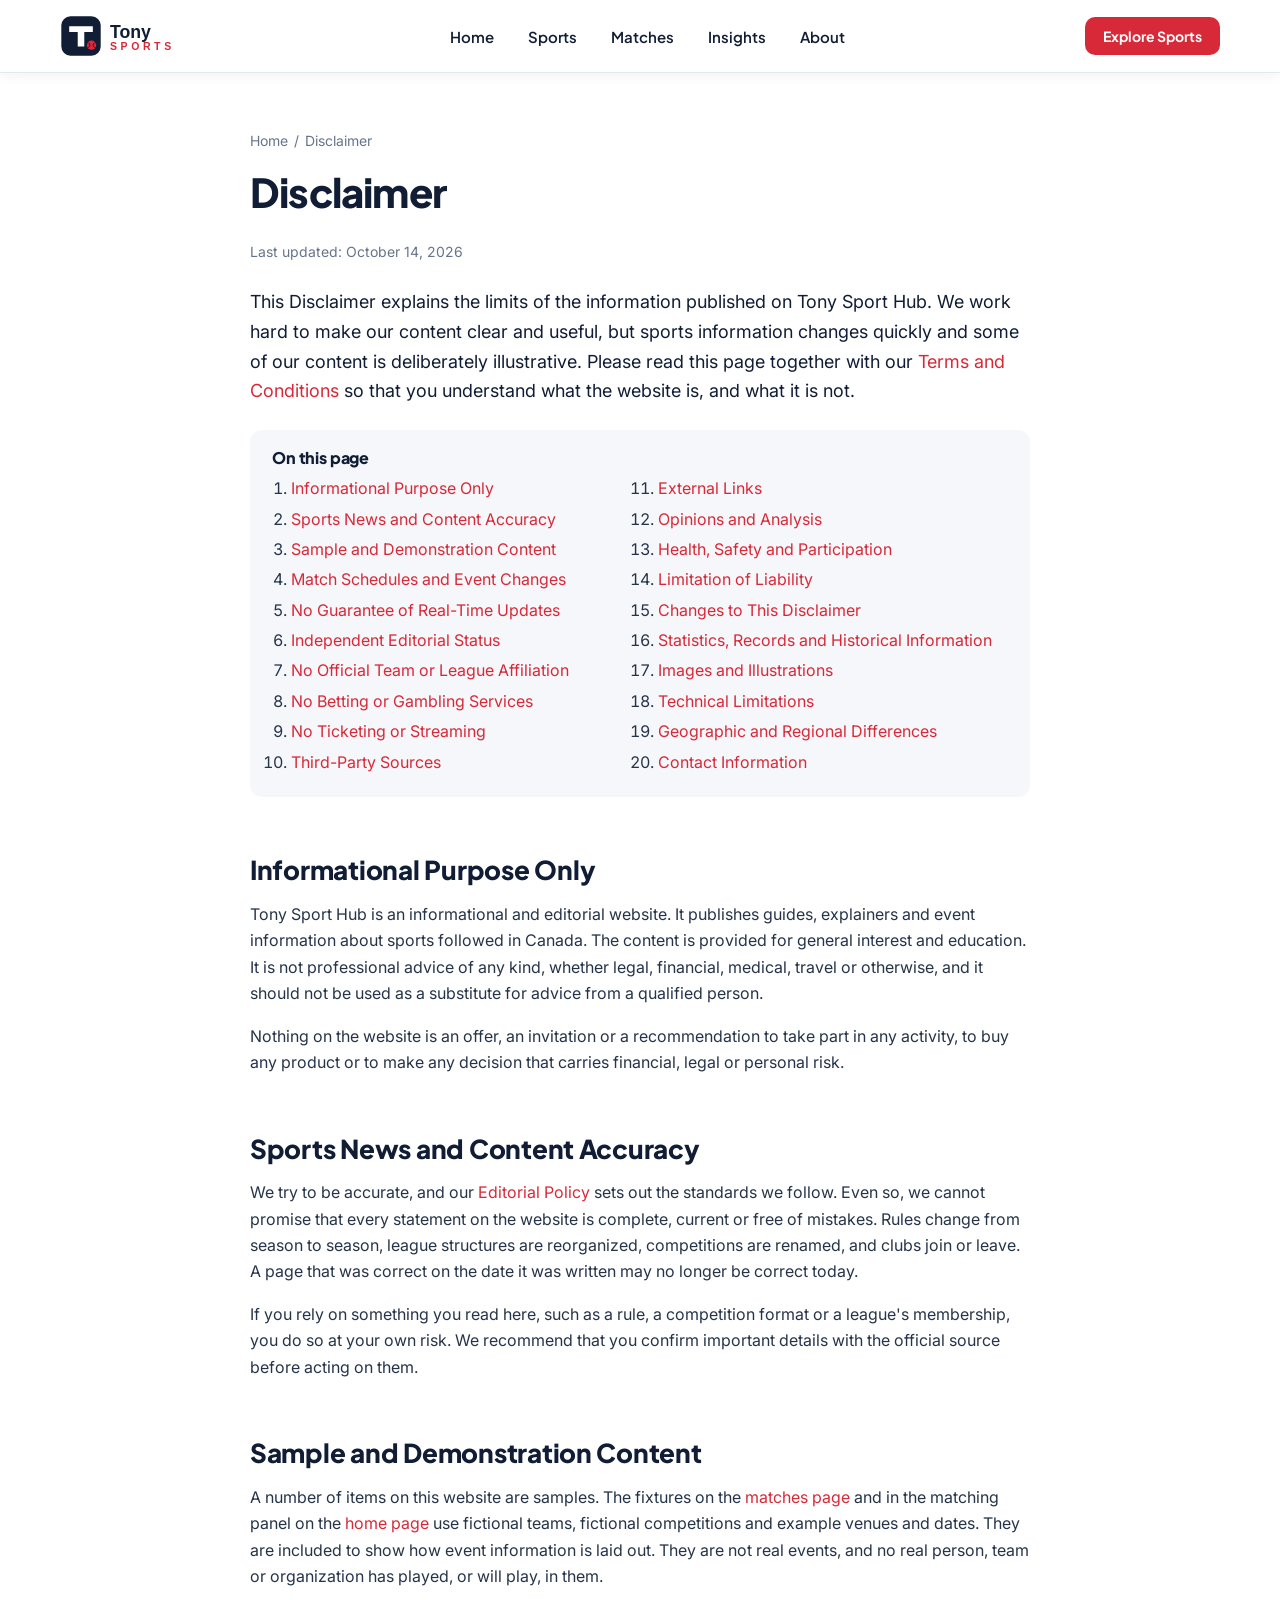
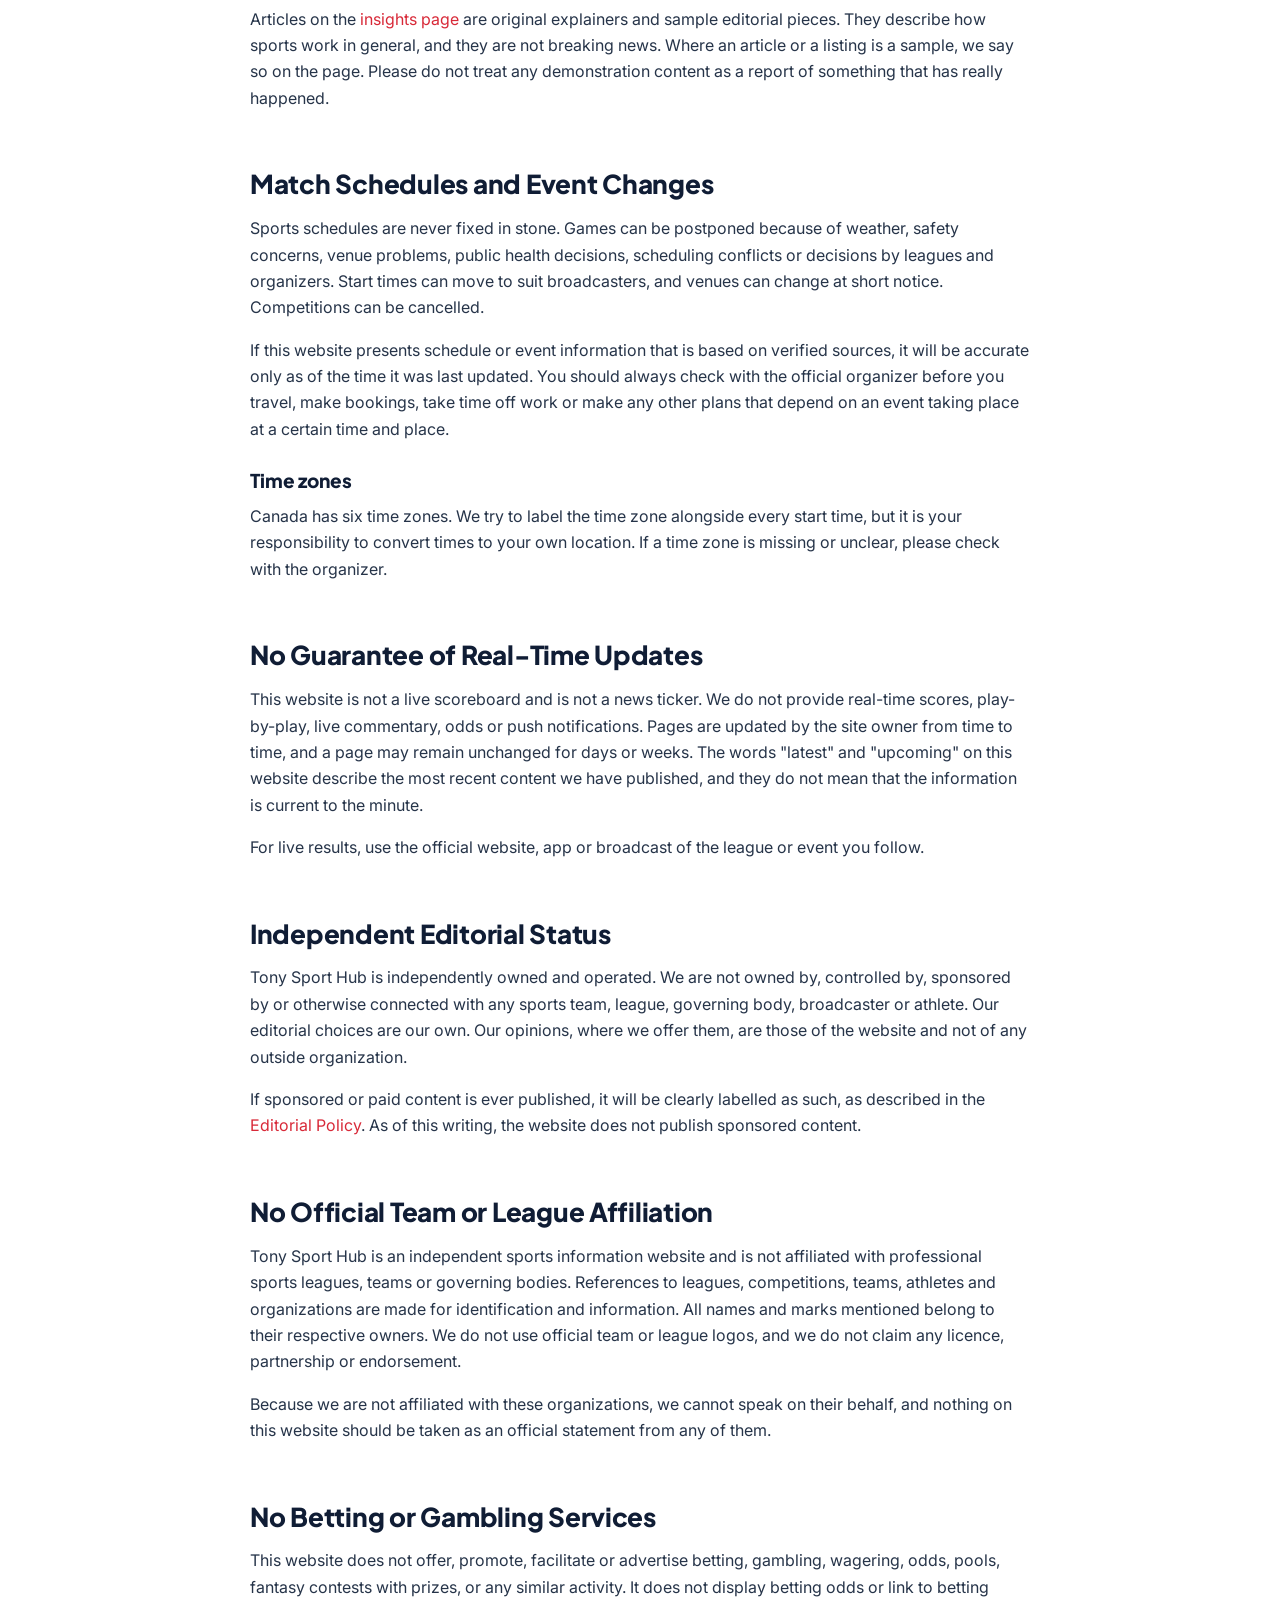
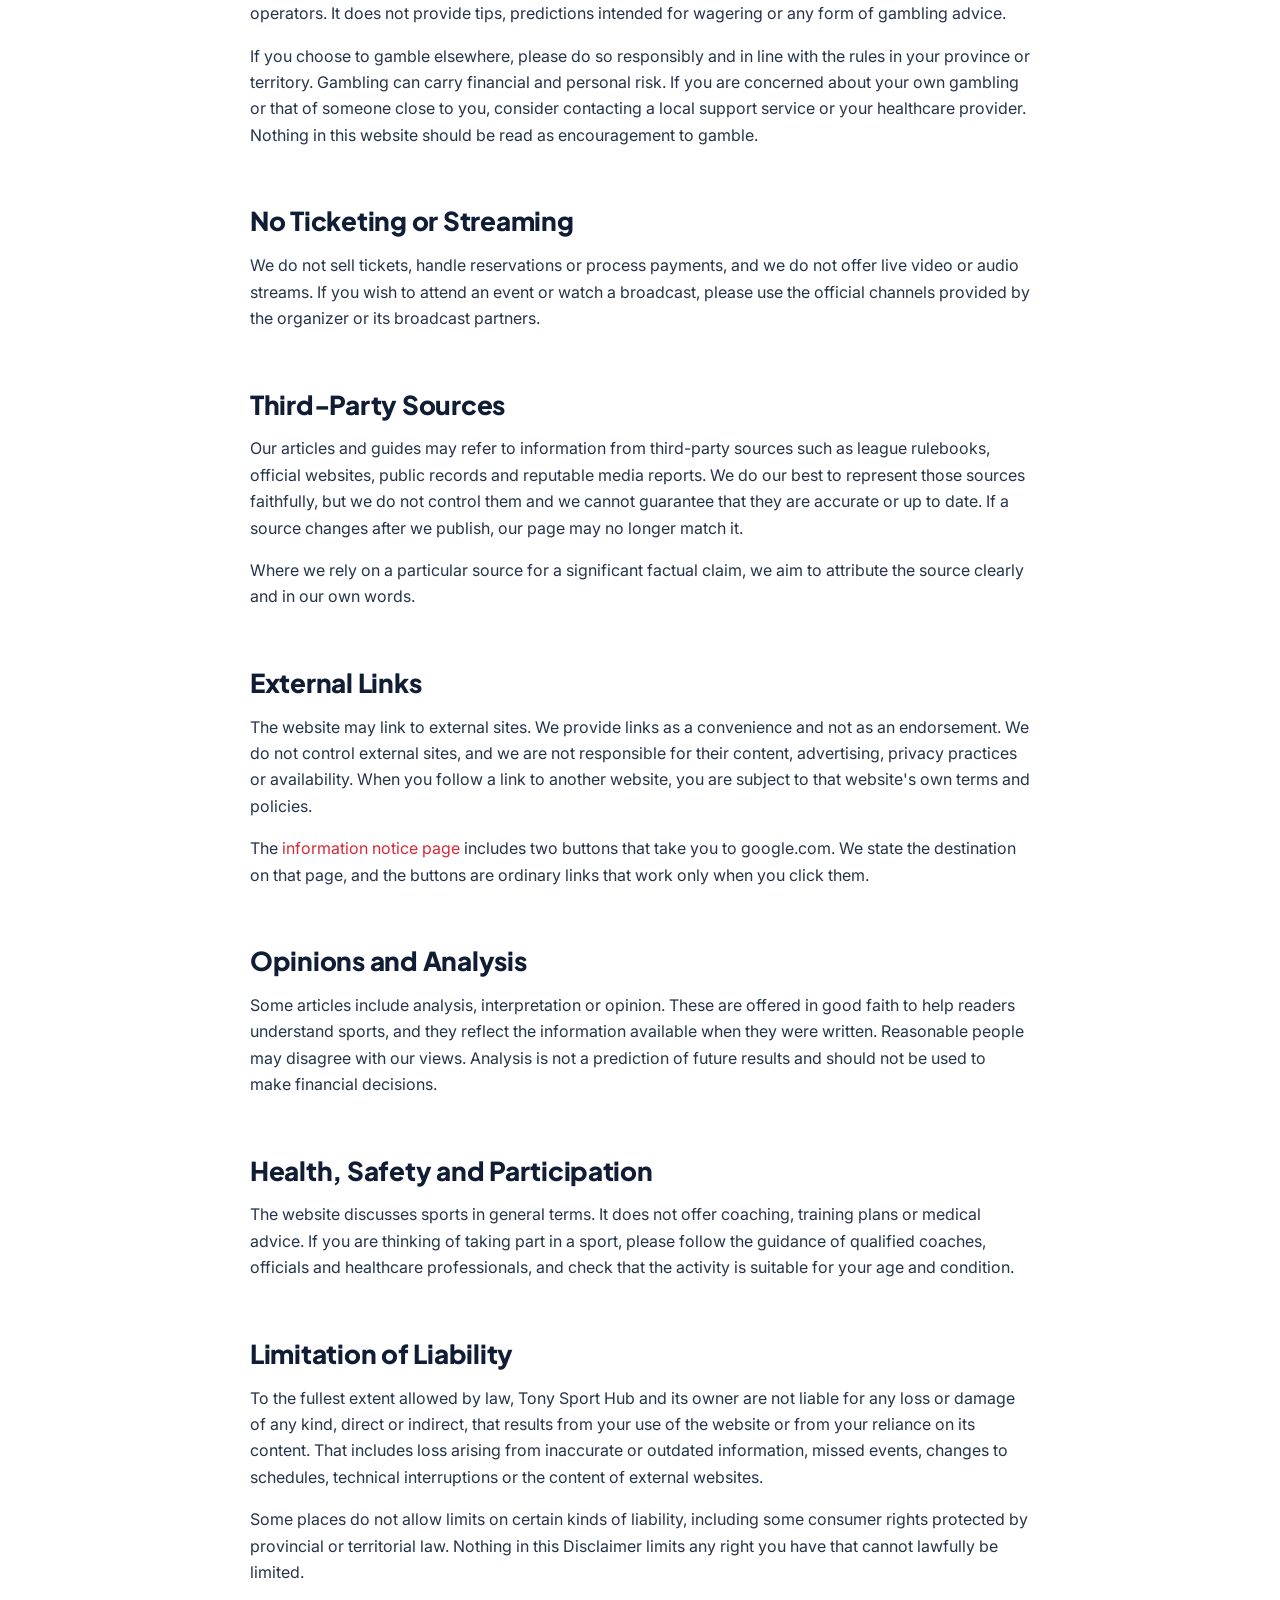
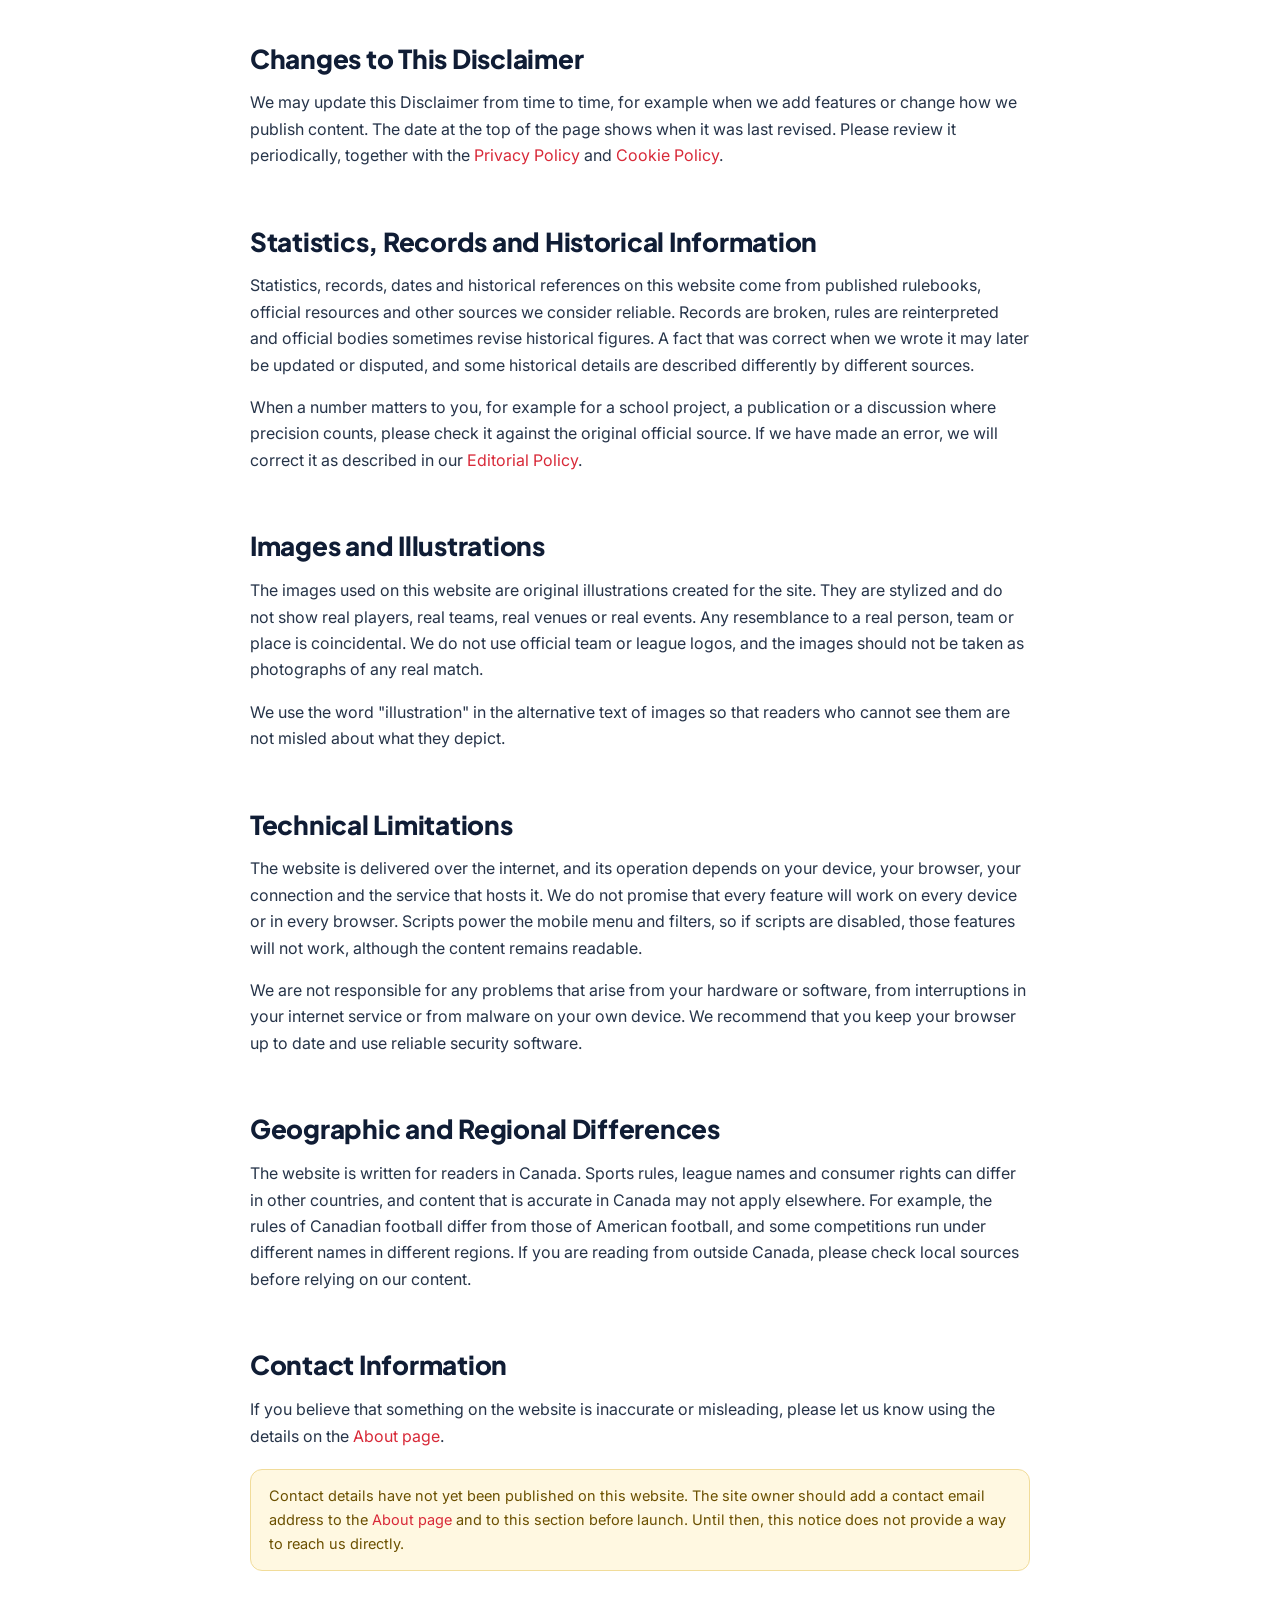
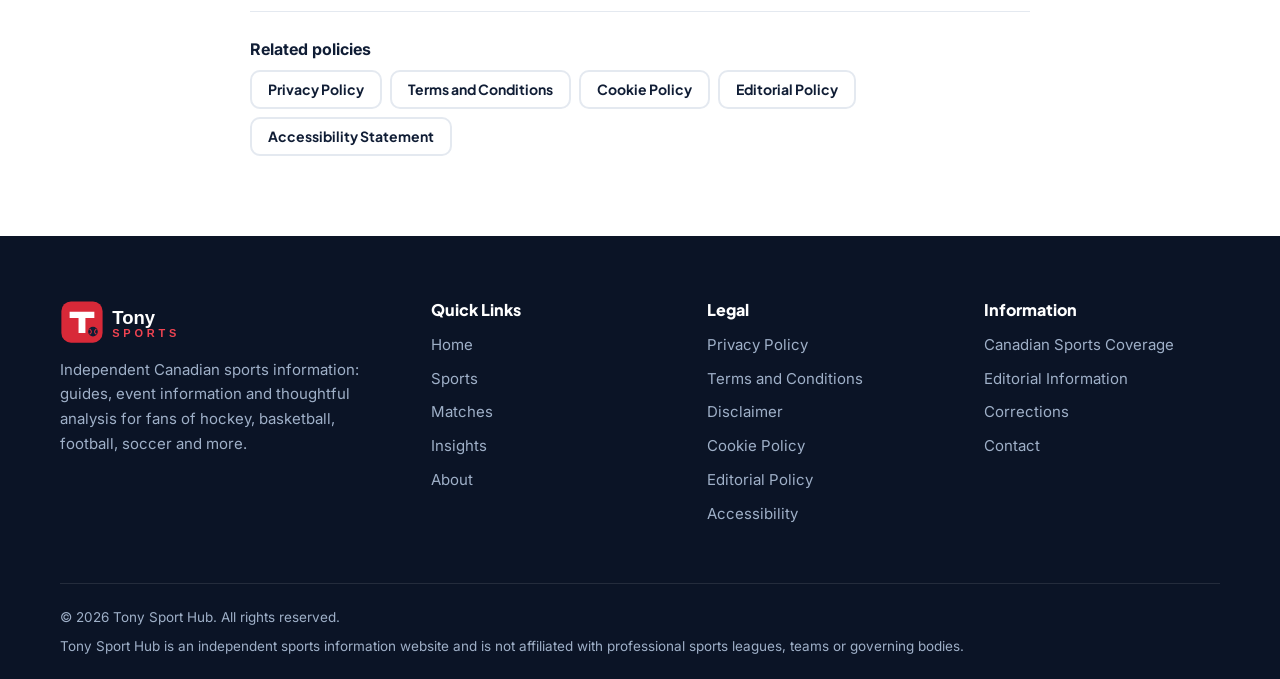
<file: disclaimer.html>
<!DOCTYPE html>
<html lang="en-CA">
<head>
<meta charset="utf-8">
<meta name="viewport" content="width=device-width, initial-scale=1">
<title>Disclaimer | Tony Sport Hub</title>
<meta name="description" content="Read the Tony Sport Hub disclaimer: independent informational content, no betting or gambling services, no affiliation with leagues or teams, and limits on accuracy and liability.">
<link rel="canonical" href="https://YOUR-DOMAIN.TLD/disclaimer.html">
<meta property="og:type" content="website"><meta property="og:site_name" content="Tony Sport Hub"><meta property="og:locale" content="en_CA">
<meta property="og:title" content="Disclaimer | Tony Sport Hub"><meta property="og:description" content="Read the Tony Sport Hub disclaimer: independent informational content, no betting or gambling services, no affiliation with leagues or teams, and limits on accuracy and liability.">
<meta property="og:url" content="https://YOUR-DOMAIN.TLD/disclaimer.html"><meta property="og:image" content="https://YOUR-DOMAIN.TLD/assets/images/hero.webp">
<meta name="twitter:card" content="summary_large_image"><meta name="twitter:title" content="Disclaimer | Tony Sport Hub"><meta name="twitter:description" content="Read the Tony Sport Hub disclaimer: independent informational content, no betting or gambling services, no affiliation with leagues or teams, and limits on accuracy and liability."><meta name="twitter:image" content="https://YOUR-DOMAIN.TLD/assets/images/hero.webp">
<meta name="theme-color" content="#101D35">
<link rel="icon" href="assets/images/favicon.svg" type="image/svg+xml"><link rel="icon" href="assets/images/favicon-32x32.png" sizes="32x32" type="image/png"><link rel="apple-touch-icon" href="assets/images/apple-touch-icon.png">
<link rel="preconnect" href="https://fonts.googleapis.com"><link rel="preconnect" href="https://fonts.gstatic.com" crossorigin>
<link href="https://fonts.googleapis.com/css2?family=Inter:wght@400;500;600&family=Plus+Jakarta+Sans:wght@600;700;800&display=swap" rel="stylesheet">
<link rel="stylesheet" href="assets/css/style.css"><link rel="stylesheet" href="assets/css/responsive.css">

<script type="application/ld+json">{"@context":"https://schema.org","@type":"WebSite","name":"Tony Sport Hub","url":"https://YOUR-DOMAIN.TLD/","inLanguage":"en-CA","description":"Independent Canadian sports information, guides and analysis."}</script>
</head>
<body>
<a class="skip" href="#main">Skip to main content</a>
<header class="site-header"><div class="container header-inner">
<a class="logo" href="index.html" aria-label="Tony Sport Hub home"><img src="assets/images/logo.svg" alt="Tony Sport Hub" width="156" height="40"></a>
<nav class="main-nav" id="site-nav" aria-label="Main"><ul class="nav-list"><li><a href="index.html">Home</a></li><li><a href="sports.html">Sports</a></li><li><a href="matches.html">Matches</a></li><li><a href="insights.html">Insights</a></li><li><a href="about.html">About</a></li></ul></nav>
<a class="btn btn-primary btn-sm header-cta" href="sports.html">Explore Sports</a>
<button class="nav-toggle" aria-expanded="false" aria-controls="site-nav" aria-label="Open menu"><span></span></button>
</div></header>
<main id="main"><article class="legal"><nav class="breadcrumb" aria-label="Breadcrumb"><a href="index.html">Home</a><span>/</span>Disclaimer</nav>
<h1>Disclaimer</h1><p class="updated">Last updated: October 14, 2026</p><p class="intro">This Disclaimer explains the limits of the information published on Tony Sport Hub. We work hard to make our content clear and useful, but sports information changes quickly and some of our content is deliberately illustrative. Please read this page together with our <a href="terms-and-conditions.html">Terms and Conditions</a> so that you understand what the website is, and what it is not.</p>
<nav class="toc" aria-label="On this page"><h2>On this page</h2><ol><li><a href="#informational-purpose-only">Informational Purpose Only</a></li><li><a href="#sports-news-and-content-accuracy">Sports News and Content Accuracy</a></li><li><a href="#sample-and-demonstration-content">Sample and Demonstration Content</a></li><li><a href="#match-schedules-and-event-changes">Match Schedules and Event Changes</a></li><li><a href="#no-guarantee-of-real-time-updates">No Guarantee of Real-Time Updates</a></li><li><a href="#independent-editorial-status">Independent Editorial Status</a></li><li><a href="#no-official-team-or-league-affiliation">No Official Team or League Affiliation</a></li><li><a href="#no-betting-or-gambling-services">No Betting or Gambling Services</a></li><li><a href="#no-ticketing-or-streaming">No Ticketing or Streaming</a></li><li><a href="#third-party-sources">Third-Party Sources</a></li><li><a href="#external-links">External Links</a></li><li><a href="#opinions-and-analysis">Opinions and Analysis</a></li><li><a href="#health-safety-and-participation">Health, Safety and Participation</a></li><li><a href="#limitation-of-liability">Limitation of Liability</a></li><li><a href="#changes-to-this-disclaimer">Changes to This Disclaimer</a></li><li><a href="#statistics-records-and-historical-information">Statistics, Records and Historical Information</a></li><li><a href="#images-and-illustrations">Images and Illustrations</a></li><li><a href="#technical-limitations">Technical Limitations</a></li><li><a href="#geographic-and-regional-differences">Geographic and Regional Differences</a></li><li><a href="#contact-information">Contact Information</a></li></ol></nav>
<h2 id="informational-purpose-only">Informational Purpose Only</h2><p>Tony Sport Hub is an informational and editorial website. It publishes guides, explainers and event information about sports followed in Canada. The content is provided for general interest and education. It is not professional advice of any kind, whether legal, financial, medical, travel or otherwise, and it should not be used as a substitute for advice from a qualified person.</p><p>Nothing on the website is an offer, an invitation or a recommendation to take part in any activity, to buy any product or to make any decision that carries financial, legal or personal risk.</p><h2 id="sports-news-and-content-accuracy">Sports News and Content Accuracy</h2><p>We try to be accurate, and our <a href="editorial-policy.html">Editorial Policy</a> sets out the standards we follow. Even so, we cannot promise that every statement on the website is complete, current or free of mistakes. Rules change from season to season, league structures are reorganized, competitions are renamed, and clubs join or leave. A page that was correct on the date it was written may no longer be correct today.</p><p>If you rely on something you read here, such as a rule, a competition format or a league's membership, you do so at your own risk. We recommend that you confirm important details with the official source before acting on them.</p><h2 id="sample-and-demonstration-content">Sample and Demonstration Content</h2><p>A number of items on this website are samples. The fixtures on the <a href="matches.html">matches page</a> and in the matching panel on the <a href="index.html">home page</a> use fictional teams, fictional competitions and example venues and dates. They are included to show how event information is laid out. They are not real events, and no real person, team or organization has played, or will play, in them.</p><p>Articles on the <a href="insights.html">insights page</a> are original explainers and sample editorial pieces. They describe how sports work in general, and they are not breaking news. Where an article or a listing is a sample, we say so on the page. Please do not treat any demonstration content as a report of something that has really happened.</p><h2 id="match-schedules-and-event-changes">Match Schedules and Event Changes</h2><p>Sports schedules are never fixed in stone. Games can be postponed because of weather, safety concerns, venue problems, public health decisions, scheduling conflicts or decisions by leagues and organizers. Start times can move to suit broadcasters, and venues can change at short notice. Competitions can be cancelled.</p><p>If this website presents schedule or event information that is based on verified sources, it will be accurate only as of the time it was last updated. You should always check with the official organizer before you travel, make bookings, take time off work or make any other plans that depend on an event taking place at a certain time and place.</p><h3>Time zones</h3><p>Canada has six time zones. We try to label the time zone alongside every start time, but it is your responsibility to convert times to your own location. If a time zone is missing or unclear, please check with the organizer.</p><h2 id="no-guarantee-of-real-time-updates">No Guarantee of Real-Time Updates</h2><p>This website is not a live scoreboard and is not a news ticker. We do not provide real-time scores, play-by-play, live commentary, odds or push notifications. Pages are updated by the site owner from time to time, and a page may remain unchanged for days or weeks. The words "latest" and "upcoming" on this website describe the most recent content we have published, and they do not mean that the information is current to the minute.</p><p>For live results, use the official website, app or broadcast of the league or event you follow.</p><h2 id="independent-editorial-status">Independent Editorial Status</h2><p>Tony Sport Hub is independently owned and operated. We are not owned by, controlled by, sponsored by or otherwise connected with any sports team, league, governing body, broadcaster or athlete. Our editorial choices are our own. Our opinions, where we offer them, are those of the website and not of any outside organization.</p><p>If sponsored or paid content is ever published, it will be clearly labelled as such, as described in the <a href="editorial-policy.html">Editorial Policy</a>. As of this writing, the website does not publish sponsored content.</p><h2 id="no-official-team-or-league-affiliation">No Official Team or League Affiliation</h2><p>Tony Sport Hub is an independent sports information website and is not affiliated with professional sports leagues, teams or governing bodies. References to leagues, competitions, teams, athletes and organizations are made for identification and information. All names and marks mentioned belong to their respective owners. We do not use official team or league logos, and we do not claim any licence, partnership or endorsement.</p><p>Because we are not affiliated with these organizations, we cannot speak on their behalf, and nothing on this website should be taken as an official statement from any of them.</p><h2 id="no-betting-or-gambling-services">No Betting or Gambling Services</h2><p>This website does not offer, promote, facilitate or advertise betting, gambling, wagering, odds, pools, fantasy contests with prizes, or any similar activity. It does not display betting odds or link to betting operators. It does not provide tips, predictions intended for wagering or any form of gambling advice.</p><p>If you choose to gamble elsewhere, please do so responsibly and in line with the rules in your province or territory. Gambling can carry financial and personal risk. If you are concerned about your own gambling or that of someone close to you, consider contacting a local support service or your healthcare provider. Nothing in this website should be read as encouragement to gamble.</p><h2 id="no-ticketing-or-streaming">No Ticketing or Streaming</h2><p>We do not sell tickets, handle reservations or process payments, and we do not offer live video or audio streams. If you wish to attend an event or watch a broadcast, please use the official channels provided by the organizer or its broadcast partners.</p><h2 id="third-party-sources">Third-Party Sources</h2><p>Our articles and guides may refer to information from third-party sources such as league rulebooks, official websites, public records and reputable media reports. We do our best to represent those sources faithfully, but we do not control them and we cannot guarantee that they are accurate or up to date. If a source changes after we publish, our page may no longer match it.</p><p>Where we rely on a particular source for a significant factual claim, we aim to attribute the source clearly and in our own words.</p><h2 id="external-links">External Links</h2><p>The website may link to external sites. We provide links as a convenience and not as an endorsement. We do not control external sites, and we are not responsible for their content, advertising, privacy practices or availability. When you follow a link to another website, you are subject to that website's own terms and policies.</p><p>The <a href="review.html">information notice page</a> includes two buttons that take you to google.com. We state the destination on that page, and the buttons are ordinary links that work only when you click them.</p><h2 id="opinions-and-analysis">Opinions and Analysis</h2><p>Some articles include analysis, interpretation or opinion. These are offered in good faith to help readers understand sports, and they reflect the information available when they were written. Reasonable people may disagree with our views. Analysis is not a prediction of future results and should not be used to make financial decisions.</p><h2 id="health-safety-and-participation">Health, Safety and Participation</h2><p>The website discusses sports in general terms. It does not offer coaching, training plans or medical advice. If you are thinking of taking part in a sport, please follow the guidance of qualified coaches, officials and healthcare professionals, and check that the activity is suitable for your age and condition.</p><h2 id="limitation-of-liability">Limitation of Liability</h2><p>To the fullest extent allowed by law, Tony Sport Hub and its owner are not liable for any loss or damage of any kind, direct or indirect, that results from your use of the website or from your reliance on its content. That includes loss arising from inaccurate or outdated information, missed events, changes to schedules, technical interruptions or the content of external websites.</p><p>Some places do not allow limits on certain kinds of liability, including some consumer rights protected by provincial or territorial law. Nothing in this Disclaimer limits any right you have that cannot lawfully be limited.</p><h2 id="changes-to-this-disclaimer">Changes to This Disclaimer</h2><p>We may update this Disclaimer from time to time, for example when we add features or change how we publish content. The date at the top of the page shows when it was last revised. Please review it periodically, together with the <a href="privacy-policy.html">Privacy Policy</a> and <a href="cookie-policy.html">Cookie Policy</a>.</p><h2 id="statistics-records-and-historical-information">Statistics, Records and Historical Information</h2><p>Statistics, records, dates and historical references on this website come from published rulebooks, official resources and other sources we consider reliable. Records are broken, rules are reinterpreted and official bodies sometimes revise historical figures. A fact that was correct when we wrote it may later be updated or disputed, and some historical details are described differently by different sources.</p><p>When a number matters to you, for example for a school project, a publication or a discussion where precision counts, please check it against the original official source. If we have made an error, we will correct it as described in our <a href="editorial-policy.html">Editorial Policy</a>.</p><h2 id="images-and-illustrations">Images and Illustrations</h2><p>The images used on this website are original illustrations created for the site. They are stylized and do not show real players, real teams, real venues or real events. Any resemblance to a real person, team or place is coincidental. We do not use official team or league logos, and the images should not be taken as photographs of any real match.</p><p>We use the word "illustration" in the alternative text of images so that readers who cannot see them are not misled about what they depict.</p><h2 id="technical-limitations">Technical Limitations</h2><p>The website is delivered over the internet, and its operation depends on your device, your browser, your connection and the service that hosts it. We do not promise that every feature will work on every device or in every browser. Scripts power the mobile menu and filters, so if scripts are disabled, those features will not work, although the content remains readable.</p><p>We are not responsible for any problems that arise from your hardware or software, from interruptions in your internet service or from malware on your own device. We recommend that you keep your browser up to date and use reliable security software.</p><h2 id="geographic-and-regional-differences">Geographic and Regional Differences</h2><p>The website is written for readers in Canada. Sports rules, league names and consumer rights can differ in other countries, and content that is accurate in Canada may not apply elsewhere. For example, the rules of Canadian football differ from those of American football, and some competitions run under different names in different regions. If you are reading from outside Canada, please check local sources before relying on our content.</p><h2 id="contact-information">Contact Information</h2><p>If you believe that something on the website is inaccurate or misleading, please let us know using the details on the <a href="about.html#contact">About page</a>.</p><div class="note-box">Contact details have not yet been published on this website. The site owner should add a contact email address to the <a href="about.html#contact">About page</a> and to this section before launch. Until then, this notice does not provide a way to reach us directly.</div>
<div class="legal-links"><span style="width:100%;font-weight:700;color:#101D35">Related policies</span><a class="btn btn-ghost btn-sm" href="privacy-policy.html">Privacy Policy</a><a class="btn btn-ghost btn-sm" href="terms-and-conditions.html">Terms and Conditions</a><a class="btn btn-ghost btn-sm" href="cookie-policy.html">Cookie Policy</a><a class="btn btn-ghost btn-sm" href="editorial-policy.html">Editorial Policy</a><a class="btn btn-ghost btn-sm" href="accessibility.html">Accessibility Statement</a></div></article></main>
<footer class="site-footer"><div class="container">
<div class="footer-grid">
<div><a class="footer-logo" href="index.html" aria-label="Tony Sport Hub home"><img src="assets/images/logo-white.svg" alt="Tony Sport Hub" width="156" height="40" loading="lazy"></a>
<p>Independent Canadian sports information: guides, event information and thoughtful analysis for fans of hockey, basketball, football, soccer and more.</p></div>
<div><h3>Quick Links</h3><ul><li><a href="index.html">Home</a></li><li><a href="sports.html">Sports</a></li><li><a href="matches.html">Matches</a></li><li><a href="insights.html">Insights</a></li><li><a href="about.html">About</a></li></ul></div>
<div><h3>Legal</h3><ul><li><a href="privacy-policy.html">Privacy Policy</a></li><li><a href="terms-and-conditions.html">Terms and Conditions</a></li><li><a href="disclaimer.html">Disclaimer</a></li><li><a href="cookie-policy.html">Cookie Policy</a></li><li><a href="editorial-policy.html">Editorial Policy</a></li><li><a href="accessibility.html">Accessibility</a></li></ul></div>
<div><h3>Information</h3><ul><li><a href="sports.html">Canadian Sports Coverage</a></li><li><a href="editorial-policy.html">Editorial Information</a></li><li><a href="about.html#corrections">Corrections</a></li><li><a href="about.html#contact">Contact</a></li></ul></div>
</div>
<div class="footer-bottom"><p>&copy; <span class="year">2026</span> Tony Sport Hub. All rights reserved.</p>
<p>Tony Sport Hub is an independent sports information website and is not affiliated with professional sports leagues, teams or governing bodies.</p></div>
</div></footer>
<script src="assets/js/main.js" defer></script>
</body>
</html>
</file>
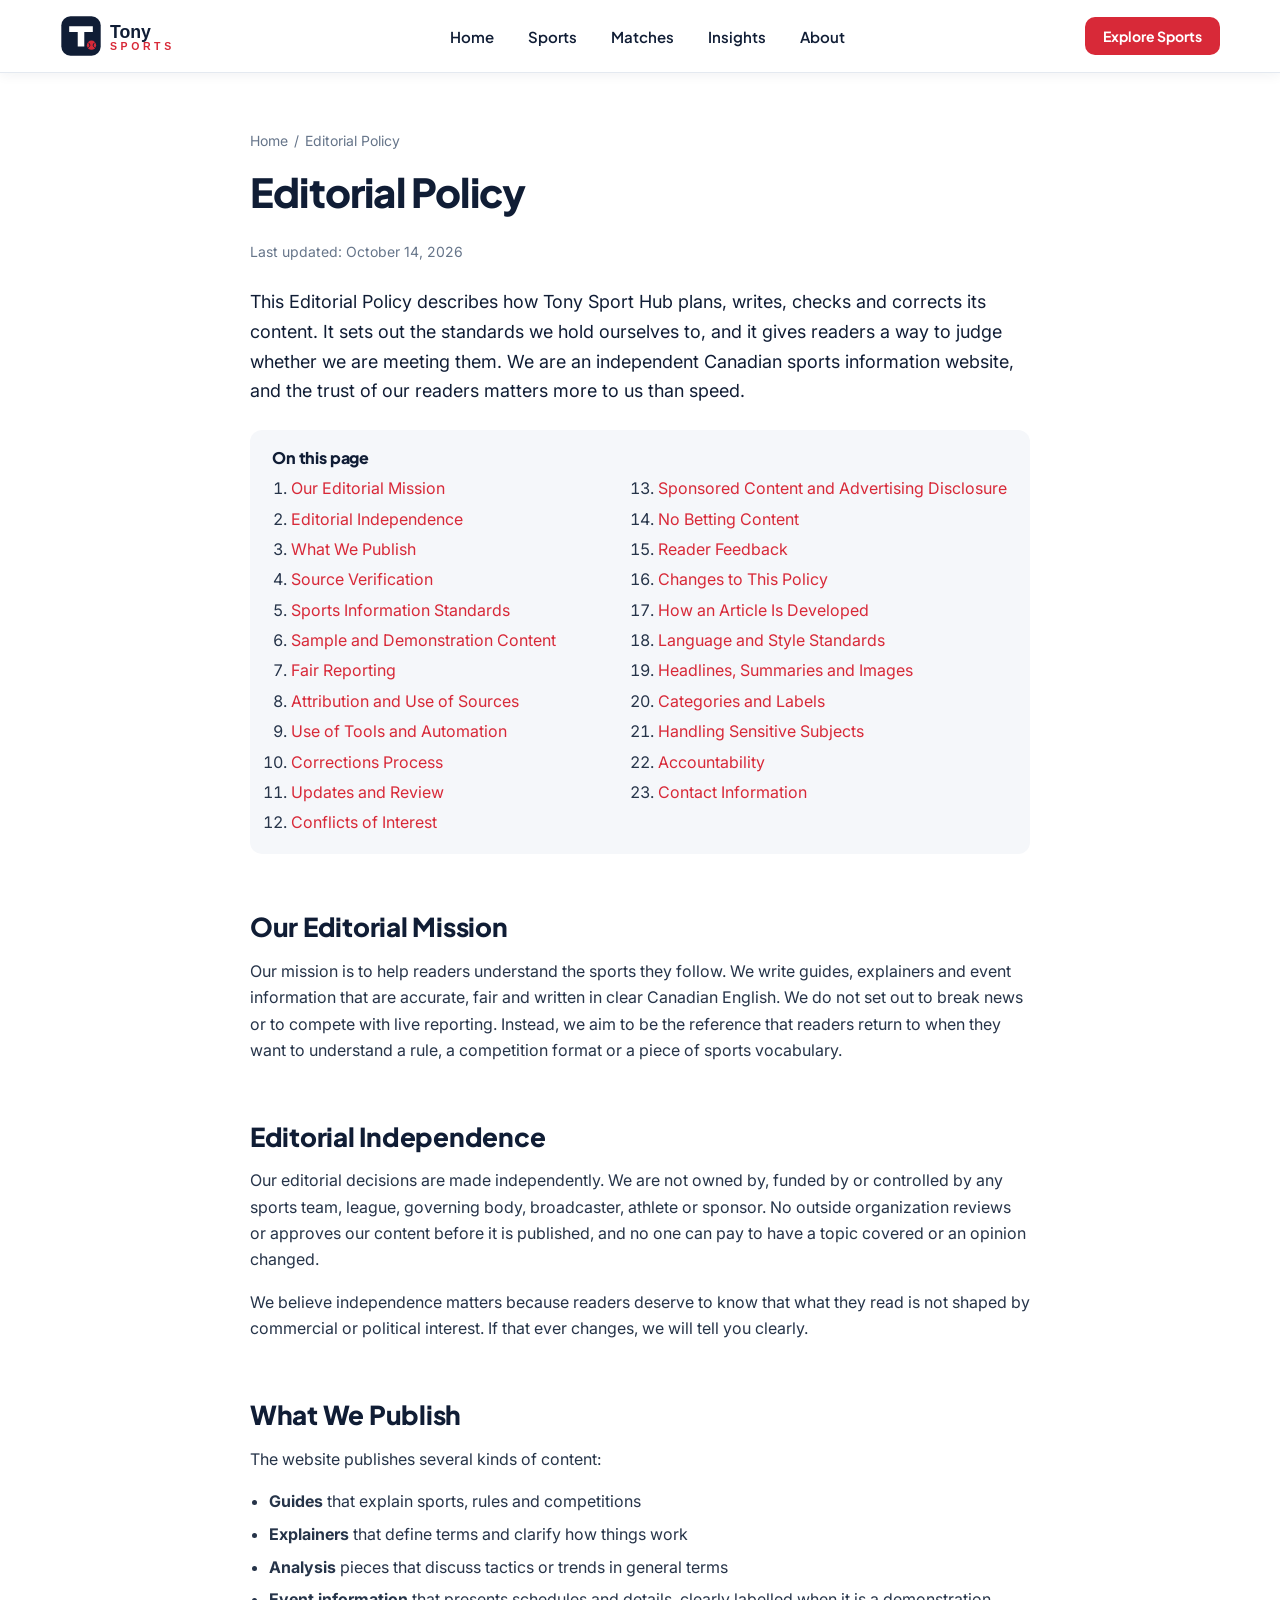
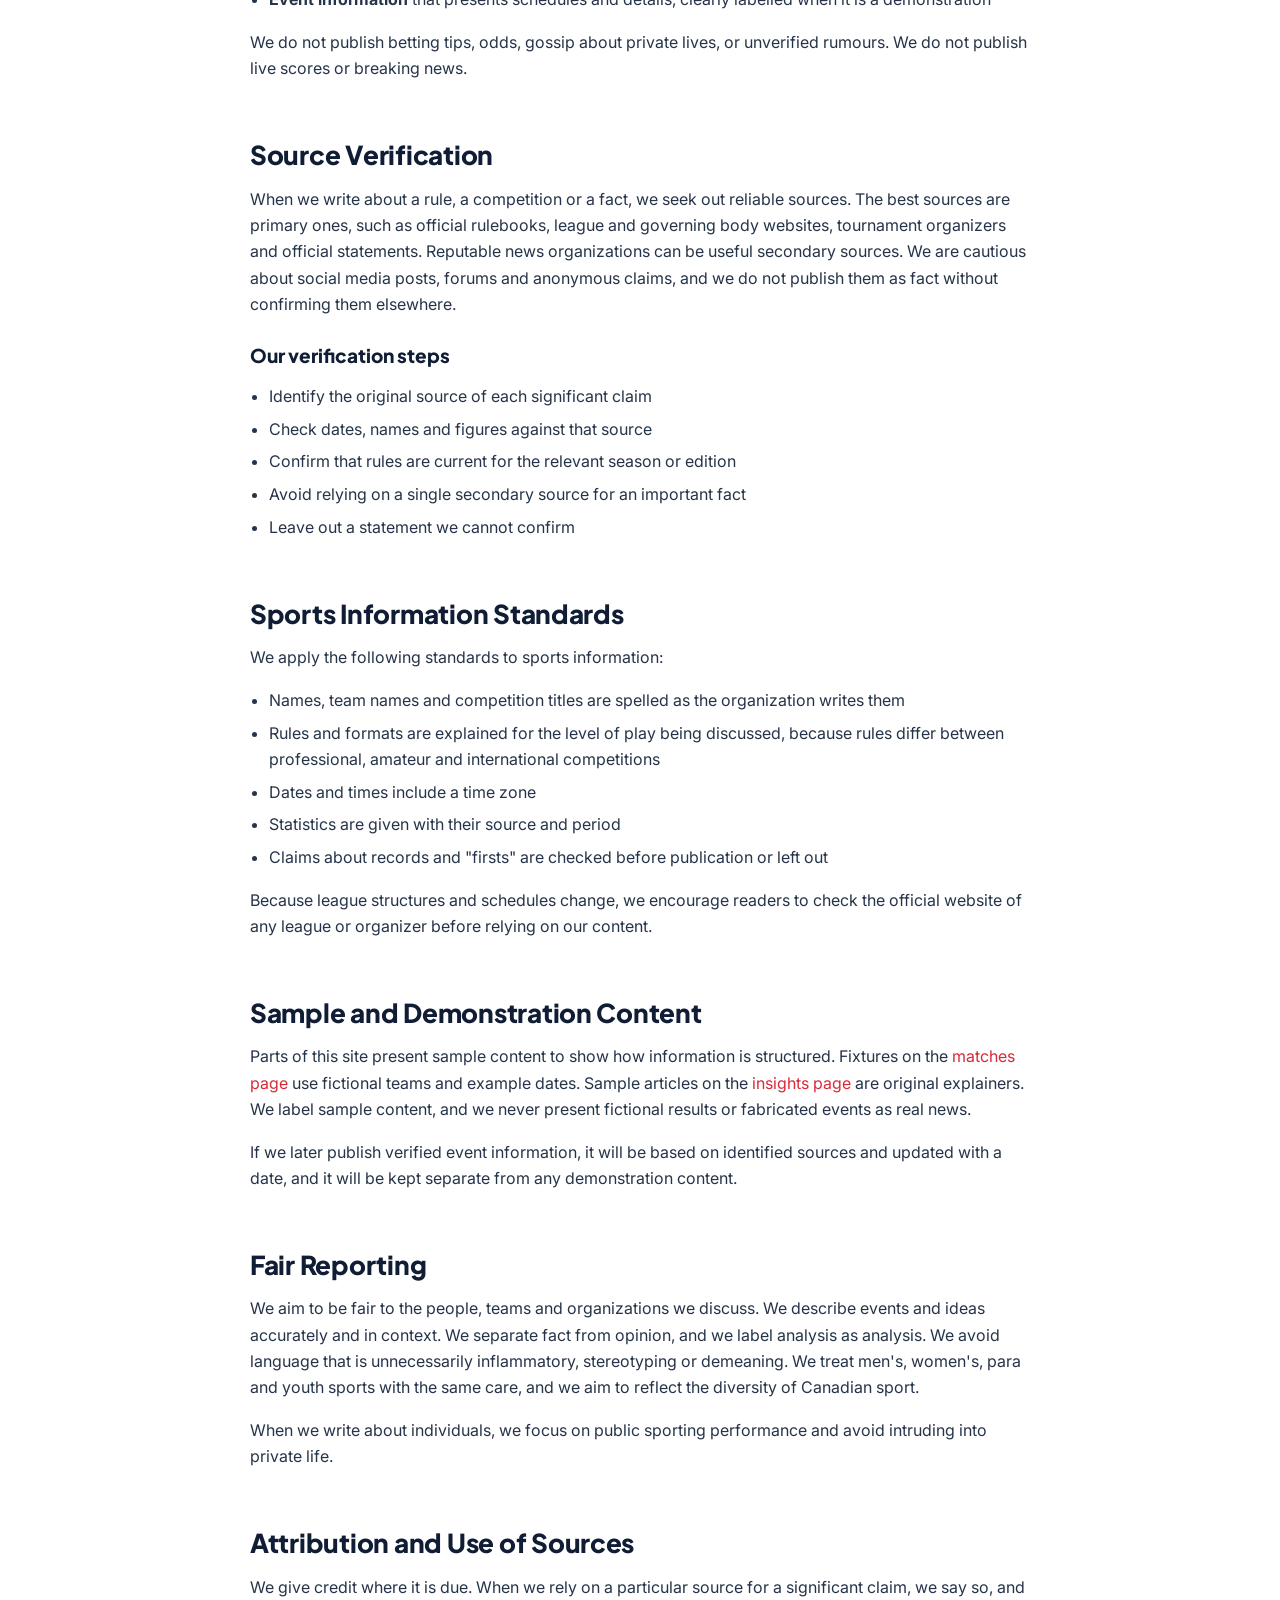
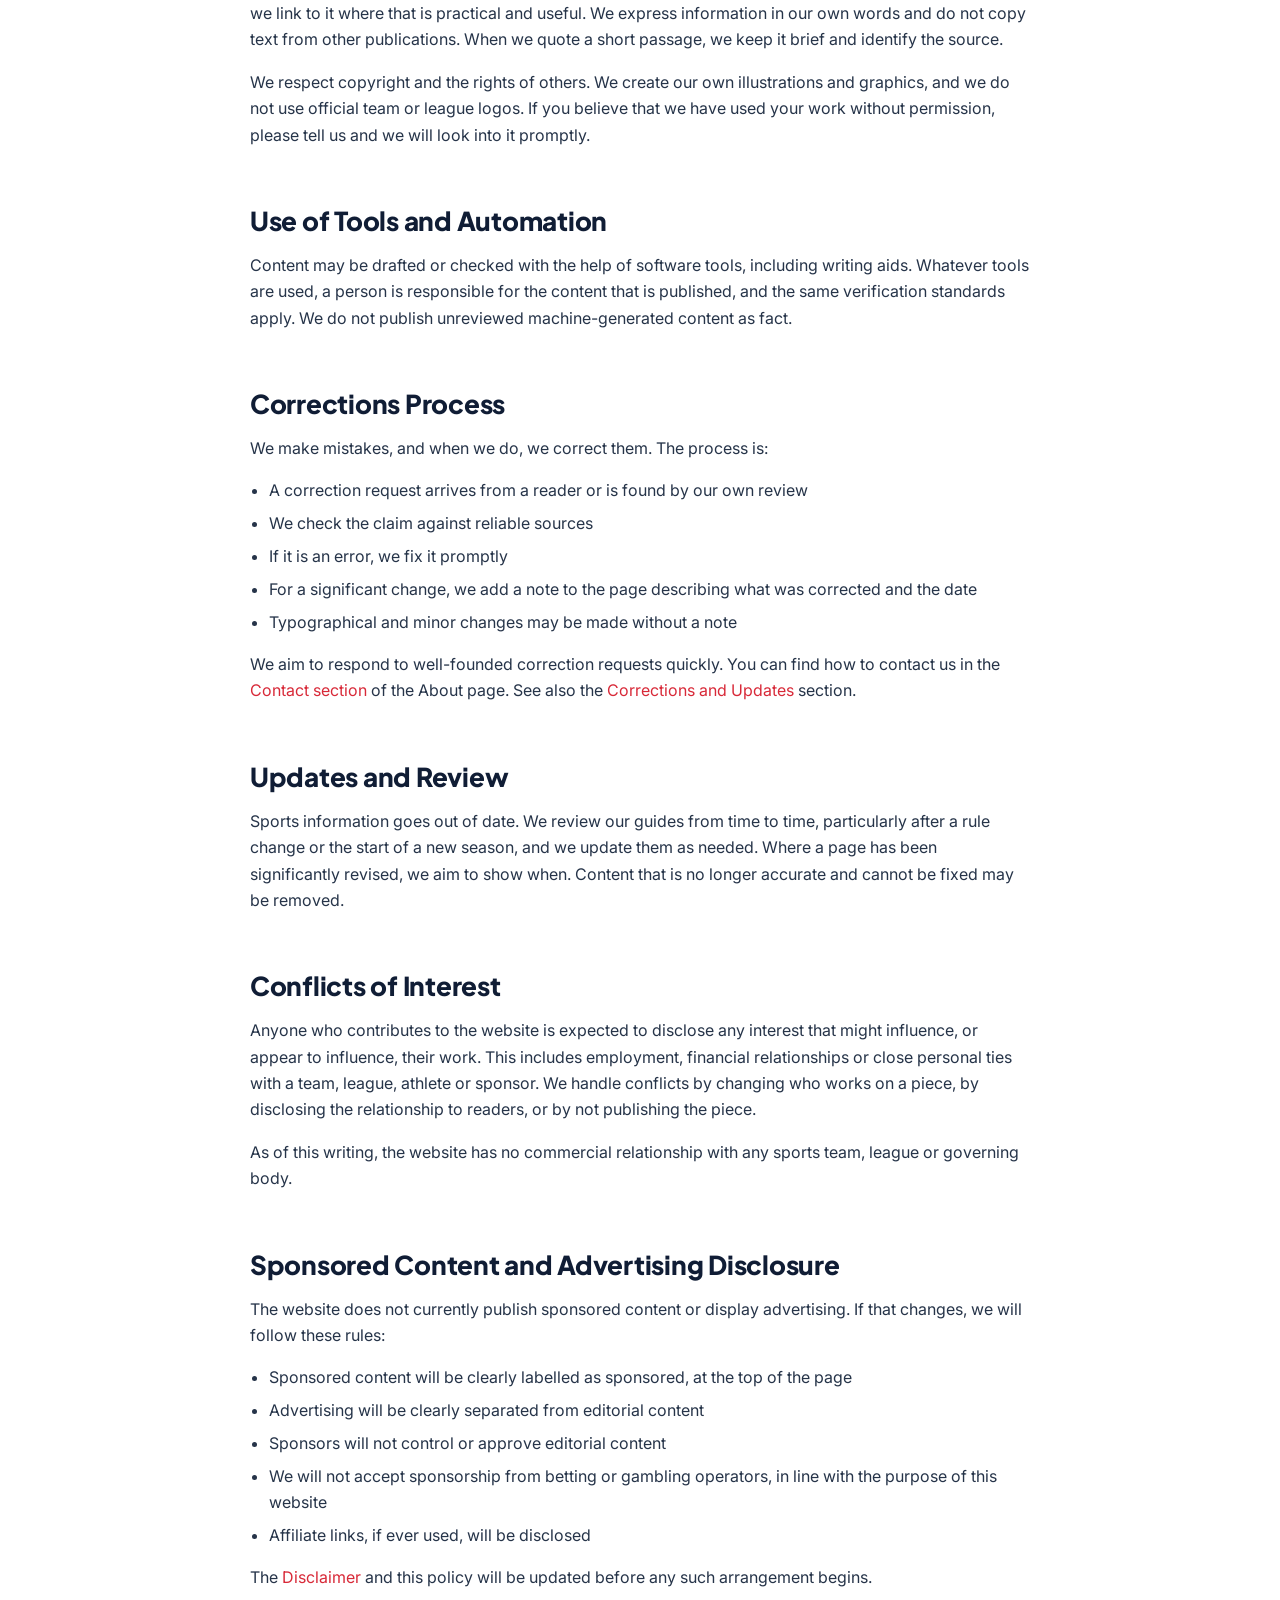
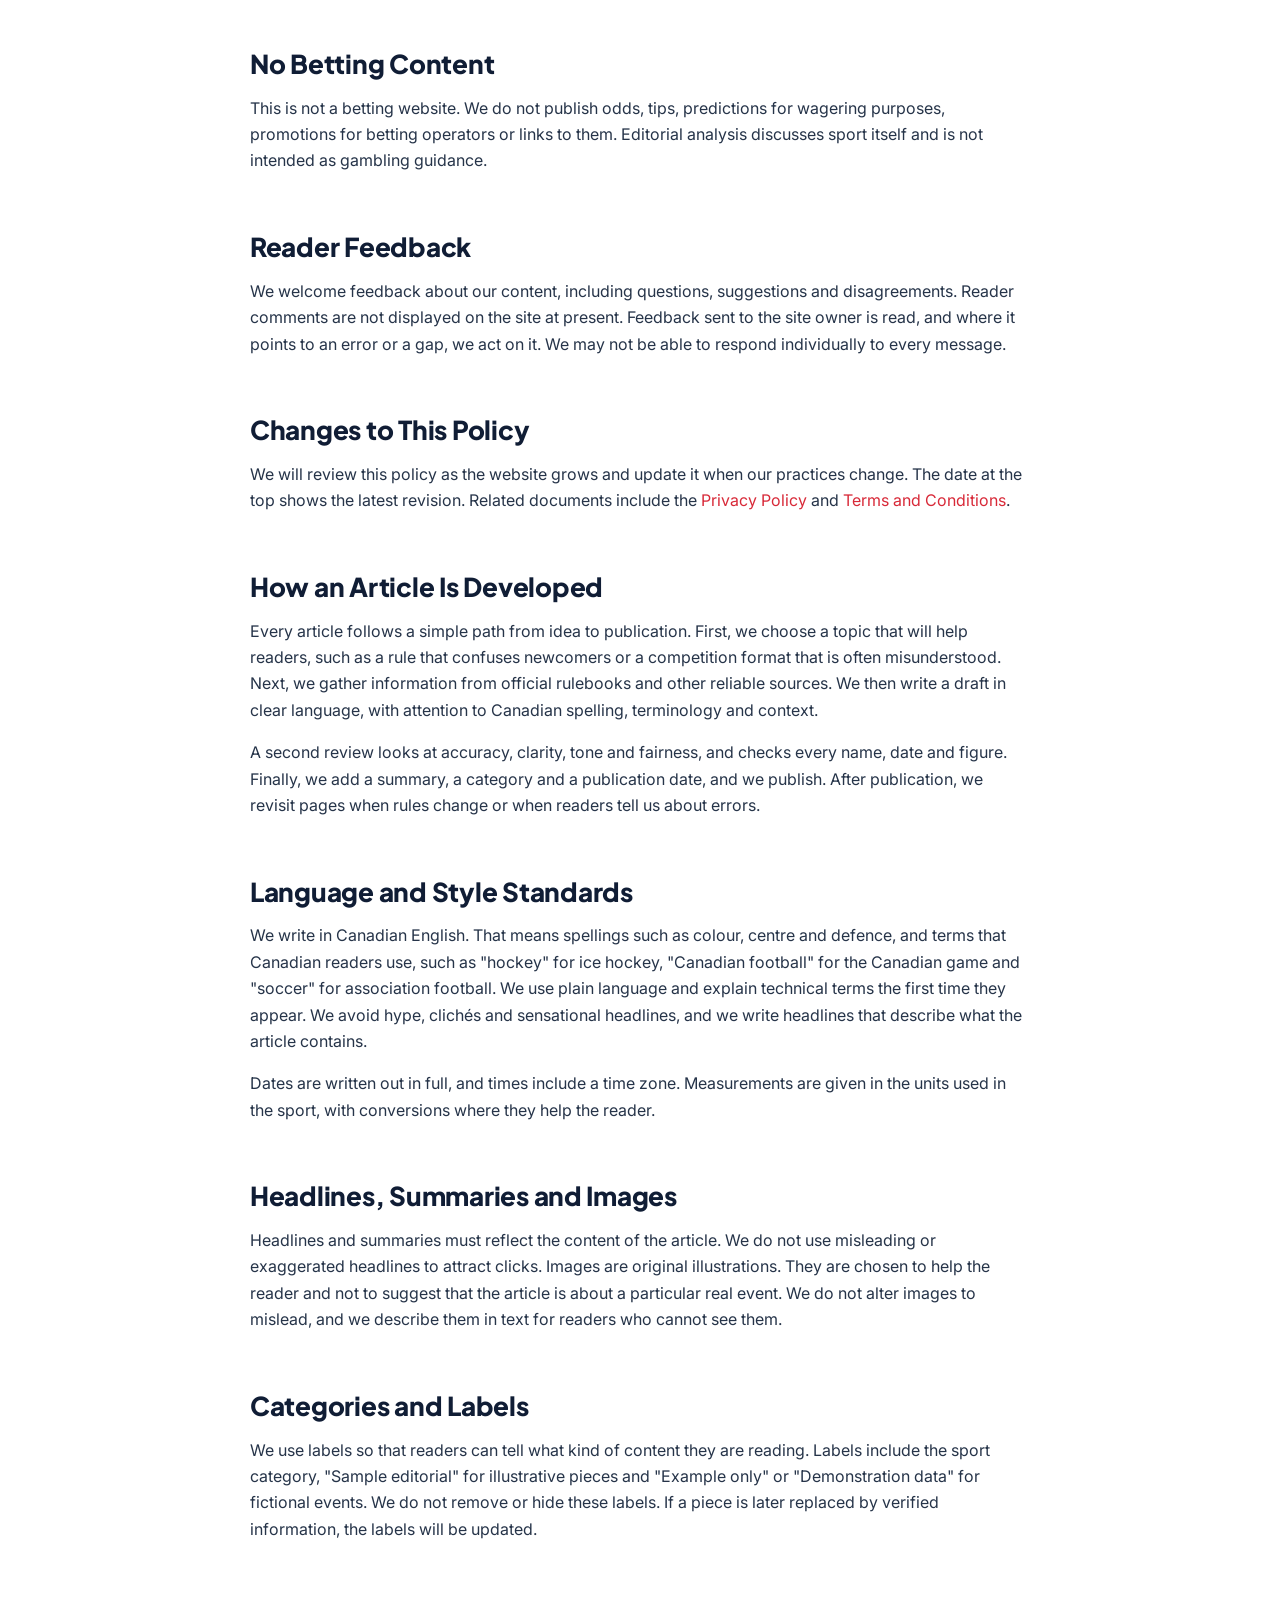
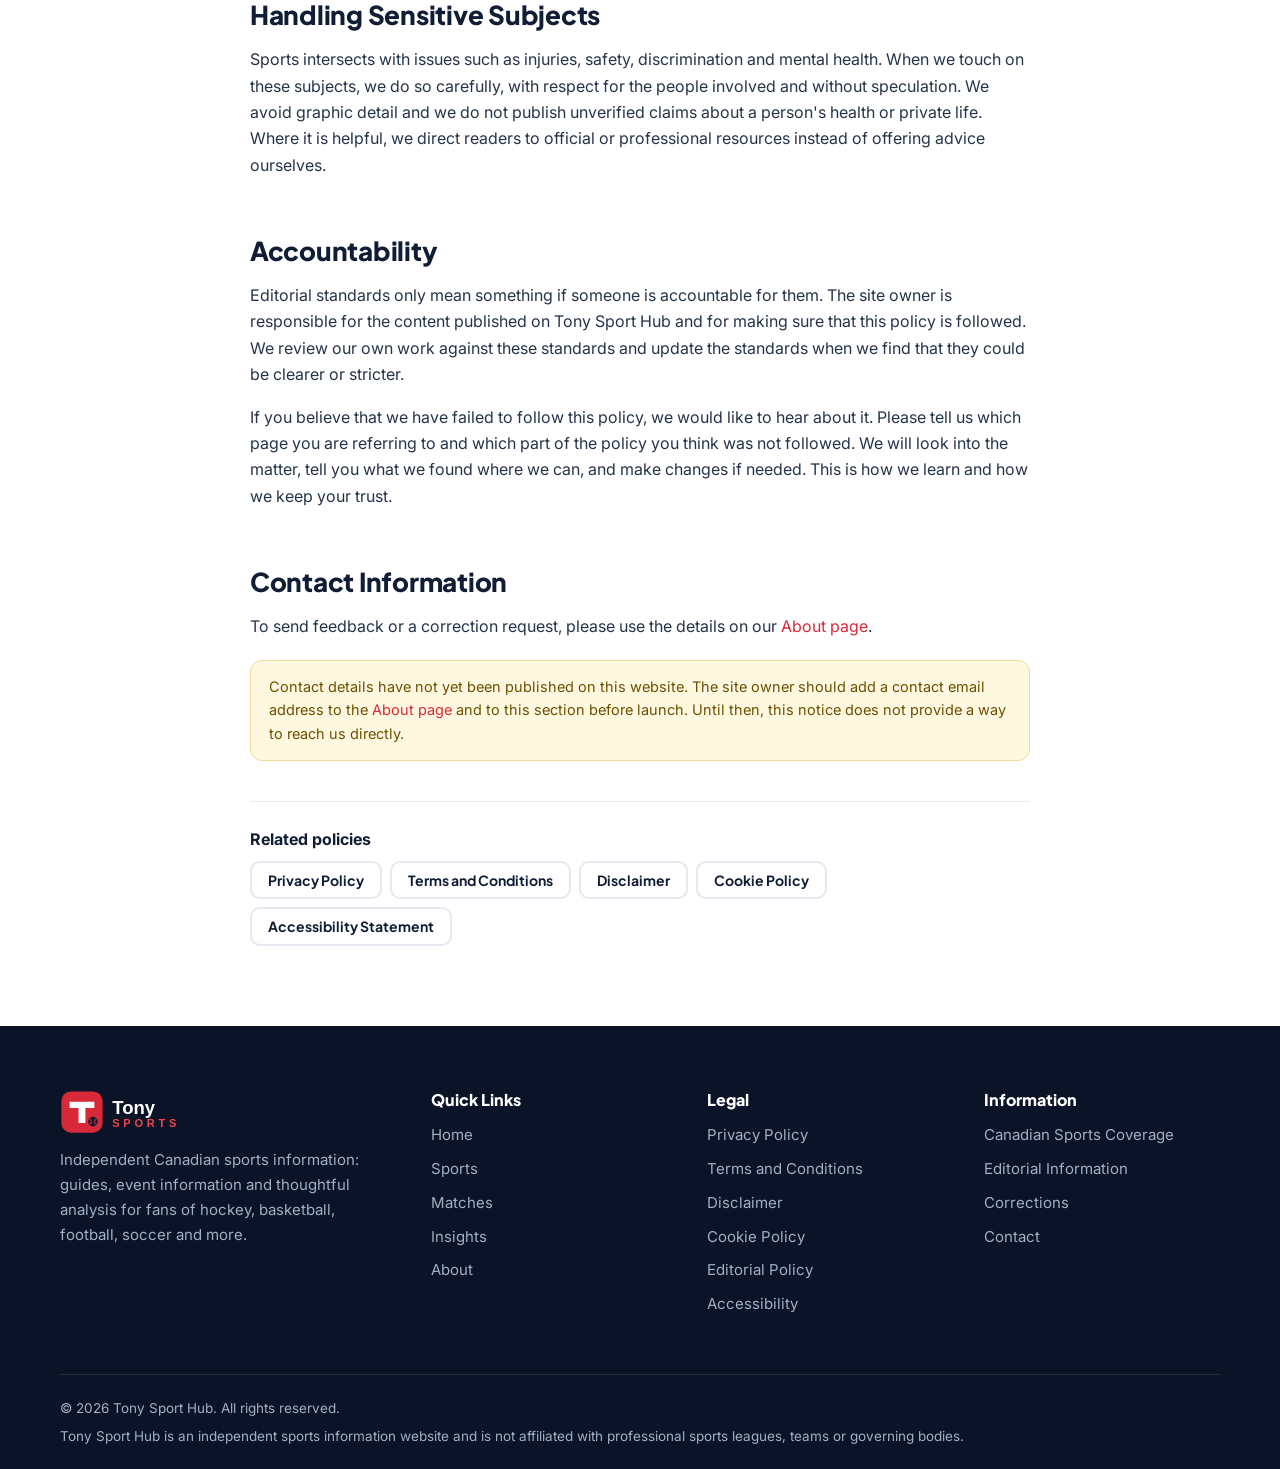
<file: editorial-policy.html>
<!DOCTYPE html>
<html lang="en-CA">
<head>
<meta charset="utf-8">
<meta name="viewport" content="width=device-width, initial-scale=1">
<title>Editorial Policy | Tony Sport Hub</title>
<meta name="description" content="The Tony Sport Hub Editorial Policy explains our editorial independence, source verification, correction process, attribution and disclosure standards.">
<link rel="canonical" href="https://kritikatechbite.github.io/Tonysport/editorial-policy.html">
<meta property="og:type" content="website"><meta property="og:site_name" content="Tony Sport Hub"><meta property="og:locale" content="en_CA">
<meta property="og:title" content="Editorial Policy | Tony Sport Hub"><meta property="og:description" content="The Tony Sport Hub Editorial Policy explains our editorial independence, source verification, correction process, attribution and disclosure standards.">
<meta property="og:url" content="https://kritikatechbite.github.io/Tonysport/editorial-policy.html"><meta property="og:image" content="https://kritikatechbite.github.io/Tonysport/assets/images/hero.webp">
<meta name="twitter:card" content="summary_large_image"><meta name="twitter:title" content="Editorial Policy | Tony Sport Hub"><meta name="twitter:description" content="The Tony Sport Hub Editorial Policy explains our editorial independence, source verification, correction process, attribution and disclosure standards."><meta name="twitter:image" content="https://kritikatechbite.github.io/Tonysport/assets/images/hero.webp">
<meta name="theme-color" content="#101D35">
<link rel="icon" href="assets/images/favicon.svg" type="image/svg+xml"><link rel="icon" href="assets/images/favicon-32x32.png" sizes="32x32" type="image/png"><link rel="apple-touch-icon" href="assets/images/apple-touch-icon.png">
<link rel="preconnect" href="https://fonts.googleapis.com"><link rel="preconnect" href="https://fonts.gstatic.com" crossorigin>
<link href="https://fonts.googleapis.com/css2?family=Inter:wght@400;500;600&family=Plus+Jakarta+Sans:wght@600;700;800&display=swap" rel="stylesheet">
<link rel="stylesheet" href="assets/css/style.css"><link rel="stylesheet" href="assets/css/responsive.css">

<script type="application/ld+json">{"@context":"https://schema.org","@type":"WebSite","name":"Tony Sport Hub","url":"https://kritikatechbite.github.io/Tonysport/","inLanguage":"en-CA","description":"Independent Canadian sports information, guides and analysis."}</script>
</head>
<body>
<a class="skip" href="#main">Skip to main content</a>
<header class="site-header"><div class="container header-inner">
<a class="logo" href="index.html" aria-label="Tony Sport Hub home"><img src="assets/images/logo.svg" alt="Tony Sport Hub" width="156" height="40"></a>
<nav class="main-nav" id="site-nav" aria-label="Main"><ul class="nav-list"><li><a href="index.html">Home</a></li><li><a href="sports.html">Sports</a></li><li><a href="matches.html">Matches</a></li><li><a href="insights.html">Insights</a></li><li><a href="about.html">About</a></li></ul></nav>
<a class="btn btn-primary btn-sm header-cta" href="sports.html">Explore Sports</a>
<button class="nav-toggle" aria-expanded="false" aria-controls="site-nav" aria-label="Open menu"><span></span></button>
</div></header>
<main id="main"><article class="legal"><nav class="breadcrumb" aria-label="Breadcrumb"><a href="index.html">Home</a><span>/</span>Editorial Policy</nav>
<h1>Editorial Policy</h1><p class="updated">Last updated: October 14, 2026</p><p class="intro">This Editorial Policy describes how Tony Sport Hub plans, writes, checks and corrects its content. It sets out the standards we hold ourselves to, and it gives readers a way to judge whether we are meeting them. We are an independent Canadian sports information website, and the trust of our readers matters more to us than speed.</p>
<nav class="toc" aria-label="On this page"><h2>On this page</h2><ol><li><a href="#our-editorial-mission">Our Editorial Mission</a></li><li><a href="#editorial-independence">Editorial Independence</a></li><li><a href="#what-we-publish">What We Publish</a></li><li><a href="#source-verification">Source Verification</a></li><li><a href="#sports-information-standards">Sports Information Standards</a></li><li><a href="#sample-and-demonstration-content">Sample and Demonstration Content</a></li><li><a href="#fair-reporting">Fair Reporting</a></li><li><a href="#attribution-and-use-of-sources">Attribution and Use of Sources</a></li><li><a href="#use-of-tools-and-automation">Use of Tools and Automation</a></li><li><a href="#corrections-process">Corrections Process</a></li><li><a href="#updates-and-review">Updates and Review</a></li><li><a href="#conflicts-of-interest">Conflicts of Interest</a></li><li><a href="#sponsored-content-and-advertising-disclosure">Sponsored Content and Advertising Disclosure</a></li><li><a href="#no-betting-content">No Betting Content</a></li><li><a href="#reader-feedback">Reader Feedback</a></li><li><a href="#changes-to-this-policy">Changes to This Policy</a></li><li><a href="#how-an-article-is-developed">How an Article Is Developed</a></li><li><a href="#language-and-style-standards">Language and Style Standards</a></li><li><a href="#headlines-summaries-and-images">Headlines, Summaries and Images</a></li><li><a href="#categories-and-labels">Categories and Labels</a></li><li><a href="#handling-sensitive-subjects">Handling Sensitive Subjects</a></li><li><a href="#accountability">Accountability</a></li><li><a href="#contact-information">Contact Information</a></li></ol></nav>
<h2 id="our-editorial-mission">Our Editorial Mission</h2><p>Our mission is to help readers understand the sports they follow. We write guides, explainers and event information that are accurate, fair and written in clear Canadian English. We do not set out to break news or to compete with live reporting. Instead, we aim to be the reference that readers return to when they want to understand a rule, a competition format or a piece of sports vocabulary.</p><h2 id="editorial-independence">Editorial Independence</h2><p>Our editorial decisions are made independently. We are not owned by, funded by or controlled by any sports team, league, governing body, broadcaster, athlete or sponsor. No outside organization reviews or approves our content before it is published, and no one can pay to have a topic covered or an opinion changed.</p><p>We believe independence matters because readers deserve to know that what they read is not shaped by commercial or political interest. If that ever changes, we will tell you clearly.</p><h2 id="what-we-publish">What We Publish</h2><p>The website publishes several kinds of content:</p><ul><li><strong>Guides</strong> that explain sports, rules and competitions</li><li><strong>Explainers</strong> that define terms and clarify how things work</li><li><strong>Analysis</strong> pieces that discuss tactics or trends in general terms</li><li><strong>Event information</strong> that presents schedules and details, clearly labelled when it is a demonstration</li></ul><p>We do not publish betting tips, odds, gossip about private lives, or unverified rumours. We do not publish live scores or breaking news.</p><h2 id="source-verification">Source Verification</h2><p>When we write about a rule, a competition or a fact, we seek out reliable sources. The best sources are primary ones, such as official rulebooks, league and governing body websites, tournament organizers and official statements. Reputable news organizations can be useful secondary sources. We are cautious about social media posts, forums and anonymous claims, and we do not publish them as fact without confirming them elsewhere.</p><h3>Our verification steps</h3><ul><li>Identify the original source of each significant claim</li><li>Check dates, names and figures against that source</li><li>Confirm that rules are current for the relevant season or edition</li><li>Avoid relying on a single secondary source for an important fact</li><li>Leave out a statement we cannot confirm</li></ul><h2 id="sports-information-standards">Sports Information Standards</h2><p>We apply the following standards to sports information:</p><ul><li>Names, team names and competition titles are spelled as the organization writes them</li><li>Rules and formats are explained for the level of play being discussed, because rules differ between professional, amateur and international competitions</li><li>Dates and times include a time zone</li><li>Statistics are given with their source and period</li><li>Claims about records and "firsts" are checked before publication or left out</li></ul><p>Because league structures and schedules change, we encourage readers to check the official website of any league or organizer before relying on our content.</p><h2 id="sample-and-demonstration-content">Sample and Demonstration Content</h2><p>Parts of this site present sample content to show how information is structured. Fixtures on the <a href="matches.html">matches page</a> use fictional teams and example dates. Sample articles on the <a href="insights.html">insights page</a> are original explainers. We label sample content, and we never present fictional results or fabricated events as real news.</p><p>If we later publish verified event information, it will be based on identified sources and updated with a date, and it will be kept separate from any demonstration content.</p><h2 id="fair-reporting">Fair Reporting</h2><p>We aim to be fair to the people, teams and organizations we discuss. We describe events and ideas accurately and in context. We separate fact from opinion, and we label analysis as analysis. We avoid language that is unnecessarily inflammatory, stereotyping or demeaning. We treat men's, women's, para and youth sports with the same care, and we aim to reflect the diversity of Canadian sport.</p><p>When we write about individuals, we focus on public sporting performance and avoid intruding into private life.</p><h2 id="attribution-and-use-of-sources">Attribution and Use of Sources</h2><p>We give credit where it is due. When we rely on a particular source for a significant claim, we say so, and we link to it where that is practical and useful. We express information in our own words and do not copy text from other publications. When we quote a short passage, we keep it brief and identify the source.</p><p>We respect copyright and the rights of others. We create our own illustrations and graphics, and we do not use official team or league logos. If you believe that we have used your work without permission, please tell us and we will look into it promptly.</p><h2 id="use-of-tools-and-automation">Use of Tools and Automation</h2><p>Content may be drafted or checked with the help of software tools, including writing aids. Whatever tools are used, a person is responsible for the content that is published, and the same verification standards apply. We do not publish unreviewed machine-generated content as fact.</p><h2 id="corrections-process">Corrections Process</h2><p>We make mistakes, and when we do, we correct them. The process is:</p><ul><li>A correction request arrives from a reader or is found by our own review</li><li>We check the claim against reliable sources</li><li>If it is an error, we fix it promptly</li><li>For a significant change, we add a note to the page describing what was corrected and the date</li><li>Typographical and minor changes may be made without a note</li></ul><p>We aim to respond to well-founded correction requests quickly. You can find how to contact us in the <a href="about.html#contact">Contact section</a> of the About page. See also the <a href="about.html#corrections">Corrections and Updates</a> section.</p><h2 id="updates-and-review">Updates and Review</h2><p>Sports information goes out of date. We review our guides from time to time, particularly after a rule change or the start of a new season, and we update them as needed. Where a page has been significantly revised, we aim to show when. Content that is no longer accurate and cannot be fixed may be removed.</p><h2 id="conflicts-of-interest">Conflicts of Interest</h2><p>Anyone who contributes to the website is expected to disclose any interest that might influence, or appear to influence, their work. This includes employment, financial relationships or close personal ties with a team, league, athlete or sponsor. We handle conflicts by changing who works on a piece, by disclosing the relationship to readers, or by not publishing the piece.</p><p>As of this writing, the website has no commercial relationship with any sports team, league or governing body.</p><h2 id="sponsored-content-and-advertising-disclosure">Sponsored Content and Advertising Disclosure</h2><p>The website does not currently publish sponsored content or display advertising. If that changes, we will follow these rules:</p><ul><li>Sponsored content will be clearly labelled as sponsored, at the top of the page</li><li>Advertising will be clearly separated from editorial content</li><li>Sponsors will not control or approve editorial content</li><li>We will not accept sponsorship from betting or gambling operators, in line with the purpose of this website</li><li>Affiliate links, if ever used, will be disclosed</li></ul><p>The <a href="disclaimer.html">Disclaimer</a> and this policy will be updated before any such arrangement begins.</p><h2 id="no-betting-content">No Betting Content</h2><p>This is not a betting website. We do not publish odds, tips, predictions for wagering purposes, promotions for betting operators or links to them. Editorial analysis discusses sport itself and is not intended as gambling guidance.</p><h2 id="reader-feedback">Reader Feedback</h2><p>We welcome feedback about our content, including questions, suggestions and disagreements. Reader comments are not displayed on the site at present. Feedback sent to the site owner is read, and where it points to an error or a gap, we act on it. We may not be able to respond individually to every message.</p><h2 id="changes-to-this-policy">Changes to This Policy</h2><p>We will review this policy as the website grows and update it when our practices change. The date at the top shows the latest revision. Related documents include the <a href="privacy-policy.html">Privacy Policy</a> and <a href="terms-and-conditions.html">Terms and Conditions</a>.</p><h2 id="how-an-article-is-developed">How an Article Is Developed</h2><p>Every article follows a simple path from idea to publication. First, we choose a topic that will help readers, such as a rule that confuses newcomers or a competition format that is often misunderstood. Next, we gather information from official rulebooks and other reliable sources. We then write a draft in clear language, with attention to Canadian spelling, terminology and context.</p><p>A second review looks at accuracy, clarity, tone and fairness, and checks every name, date and figure. Finally, we add a summary, a category and a publication date, and we publish. After publication, we revisit pages when rules change or when readers tell us about errors.</p><h2 id="language-and-style-standards">Language and Style Standards</h2><p>We write in Canadian English. That means spellings such as colour, centre and defence, and terms that Canadian readers use, such as "hockey" for ice hockey, "Canadian football" for the Canadian game and "soccer" for association football. We use plain language and explain technical terms the first time they appear. We avoid hype, clichés and sensational headlines, and we write headlines that describe what the article contains.</p><p>Dates are written out in full, and times include a time zone. Measurements are given in the units used in the sport, with conversions where they help the reader.</p><h2 id="headlines-summaries-and-images">Headlines, Summaries and Images</h2><p>Headlines and summaries must reflect the content of the article. We do not use misleading or exaggerated headlines to attract clicks. Images are original illustrations. They are chosen to help the reader and not to suggest that the article is about a particular real event. We do not alter images to mislead, and we describe them in text for readers who cannot see them.</p><h2 id="categories-and-labels">Categories and Labels</h2><p>We use labels so that readers can tell what kind of content they are reading. Labels include the sport category, "Sample editorial" for illustrative pieces and "Example only" or "Demonstration data" for fictional events. We do not remove or hide these labels. If a piece is later replaced by verified information, the labels will be updated.</p><h2 id="handling-sensitive-subjects">Handling Sensitive Subjects</h2><p>Sports intersects with issues such as injuries, safety, discrimination and mental health. When we touch on these subjects, we do so carefully, with respect for the people involved and without speculation. We avoid graphic detail and we do not publish unverified claims about a person's health or private life. Where it is helpful, we direct readers to official or professional resources instead of offering advice ourselves.</p><h2 id="accountability">Accountability</h2><p>Editorial standards only mean something if someone is accountable for them. The site owner is responsible for the content published on Tony Sport Hub and for making sure that this policy is followed. We review our own work against these standards and update the standards when we find that they could be clearer or stricter.</p><p>If you believe that we have failed to follow this policy, we would like to hear about it. Please tell us which page you are referring to and which part of the policy you think was not followed. We will look into the matter, tell you what we found where we can, and make changes if needed. This is how we learn and how we keep your trust.</p><h2 id="contact-information">Contact Information</h2><p>To send feedback or a correction request, please use the details on our <a href="about.html#contact">About page</a>.</p><div class="note-box">Contact details have not yet been published on this website. The site owner should add a contact email address to the <a href="about.html#contact">About page</a> and to this section before launch. Until then, this notice does not provide a way to reach us directly.</div>
<div class="legal-links"><span style="width:100%;font-weight:700;color:#101D35">Related policies</span><a class="btn btn-ghost btn-sm" href="privacy-policy.html">Privacy Policy</a><a class="btn btn-ghost btn-sm" href="terms-and-conditions.html">Terms and Conditions</a><a class="btn btn-ghost btn-sm" href="disclaimer.html">Disclaimer</a><a class="btn btn-ghost btn-sm" href="cookie-policy.html">Cookie Policy</a><a class="btn btn-ghost btn-sm" href="accessibility.html">Accessibility Statement</a></div></article></main>
<footer class="site-footer"><div class="container">
<div class="footer-grid">
<div><a class="footer-logo" href="index.html" aria-label="Tony Sport Hub home"><img src="assets/images/logo-white.svg" alt="Tony Sport Hub" width="156" height="40" loading="lazy"></a>
<p>Independent Canadian sports information: guides, event information and thoughtful analysis for fans of hockey, basketball, football, soccer and more.</p></div>
<div><h3>Quick Links</h3><ul><li><a href="index.html">Home</a></li><li><a href="sports.html">Sports</a></li><li><a href="matches.html">Matches</a></li><li><a href="insights.html">Insights</a></li><li><a href="about.html">About</a></li></ul></div>
<div><h3>Legal</h3><ul><li><a href="privacy-policy.html">Privacy Policy</a></li><li><a href="terms-and-conditions.html">Terms and Conditions</a></li><li><a href="disclaimer.html">Disclaimer</a></li><li><a href="cookie-policy.html">Cookie Policy</a></li><li><a href="editorial-policy.html">Editorial Policy</a></li><li><a href="accessibility.html">Accessibility</a></li></ul></div>
<div><h3>Information</h3><ul><li><a href="sports.html">Canadian Sports Coverage</a></li><li><a href="editorial-policy.html">Editorial Information</a></li><li><a href="about.html#corrections">Corrections</a></li><li><a href="about.html#contact">Contact</a></li></ul></div>
</div>
<div class="footer-bottom"><p>&copy; <span class="year">2026</span> Tony Sport Hub. All rights reserved.</p>
<p>Tony Sport Hub is an independent sports information website and is not affiliated with professional sports leagues, teams or governing bodies.</p></div>
</div></footer>
<script src="assets/js/main.js" defer></script>
</body>
</html>
</file>
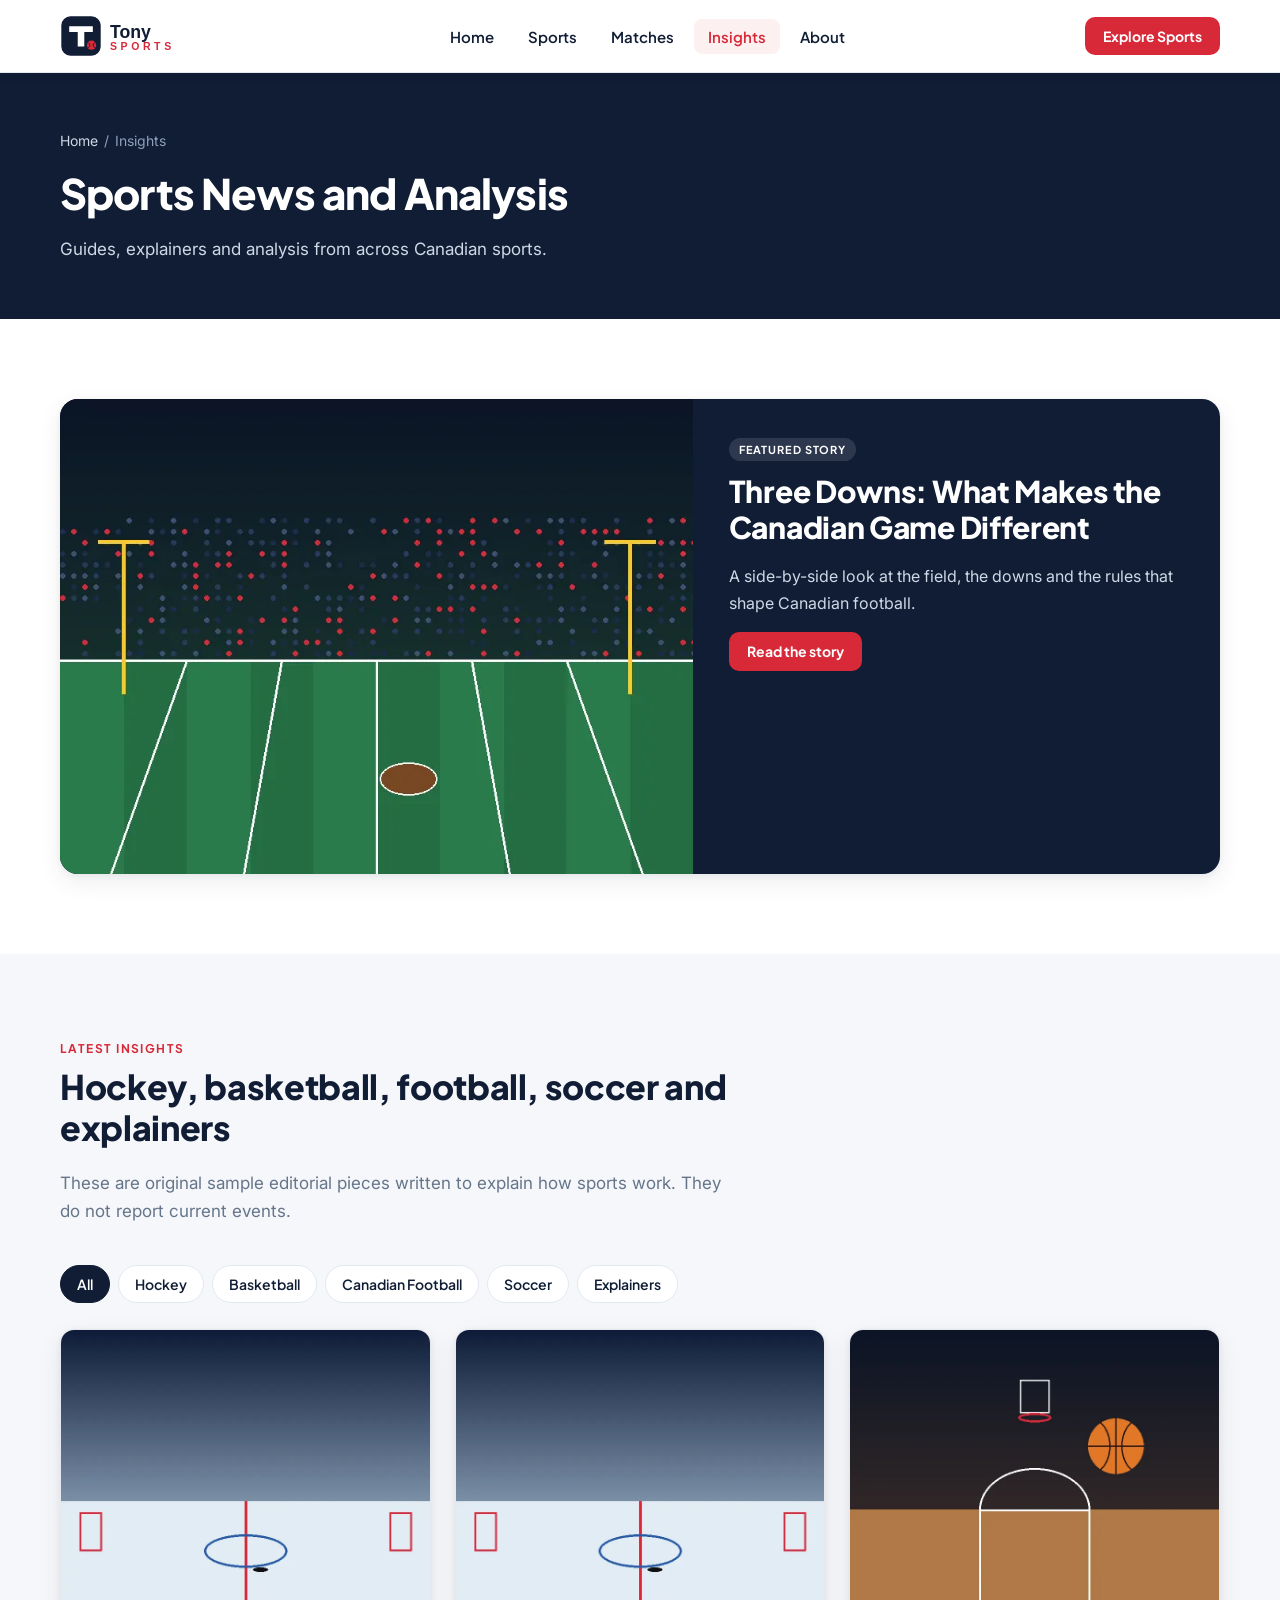
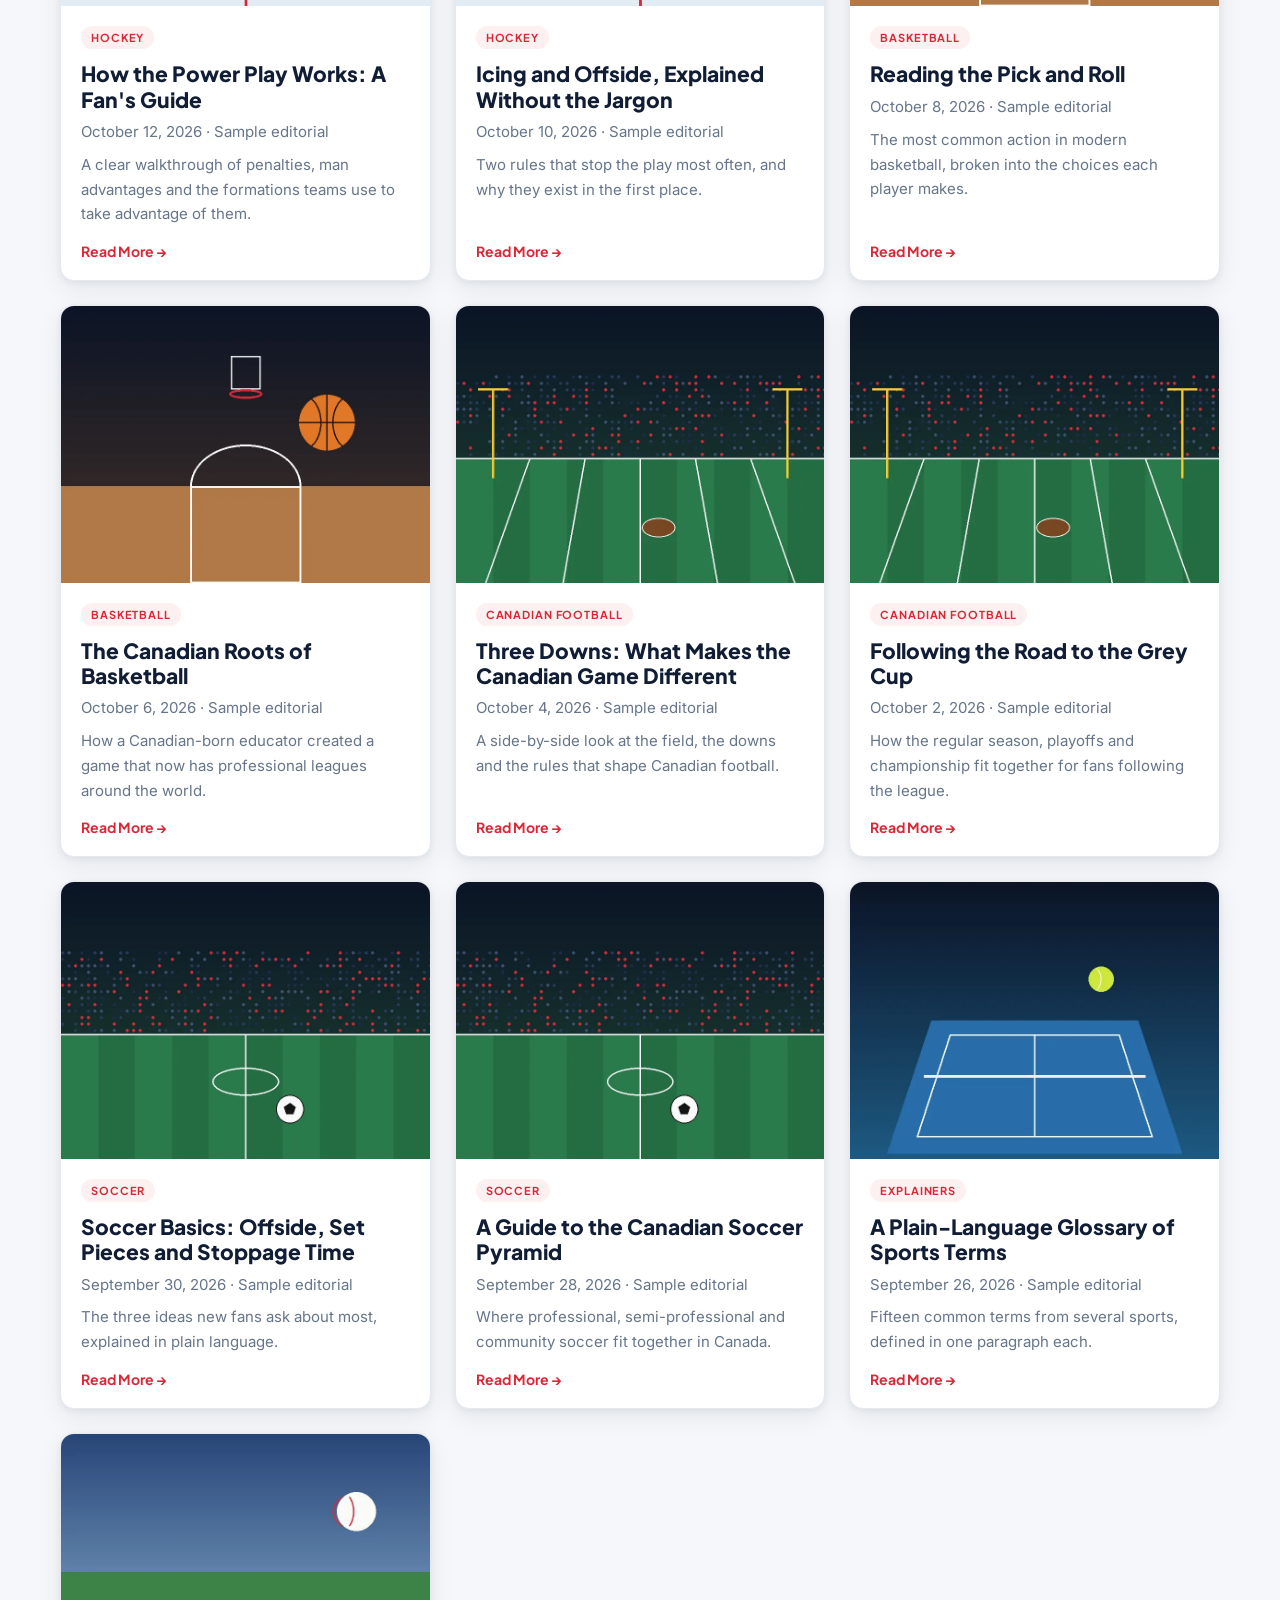
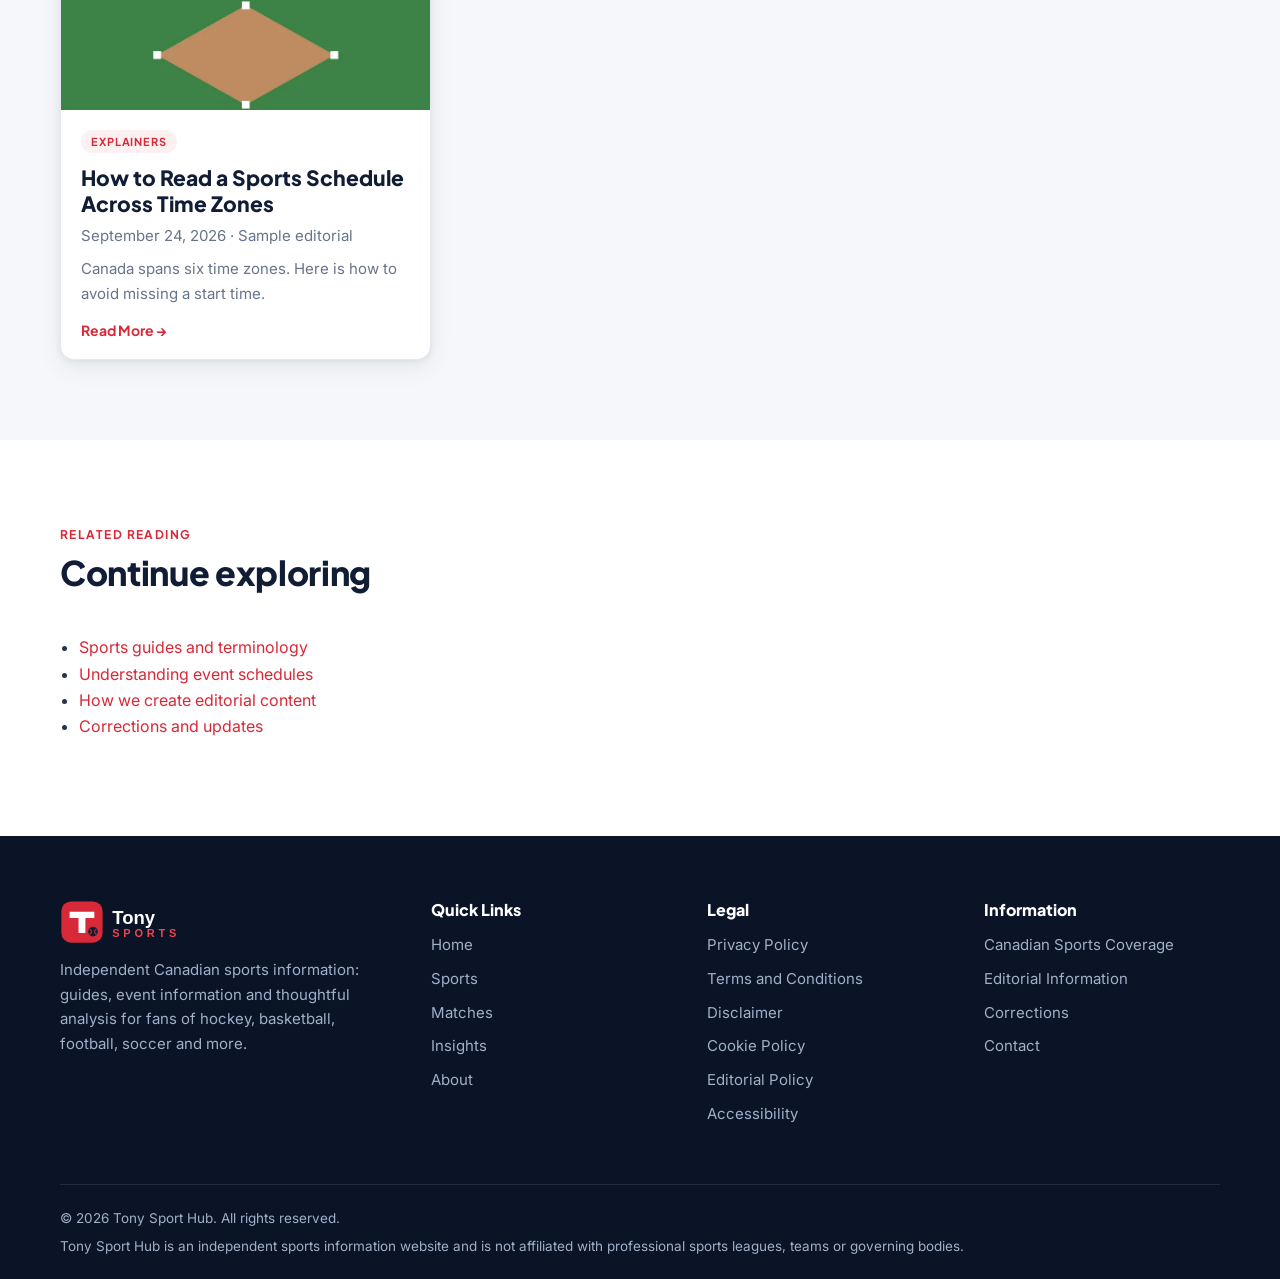
<file: insights.html>
<!DOCTYPE html>
<html lang="en-CA">
<head>
<meta charset="utf-8">
<meta name="viewport" content="width=device-width, initial-scale=1">
<title>Sports Insights & Analysis | Tony Sport Hub</title>
<meta name="description" content="Read guides, explainers and analysis on Canadian hockey, basketball, football and soccer, plus plain-language sports terminology.">
<link rel="canonical" href="https://kritikatechbite.github.io/Tonysport/insights.html">
<meta property="og:type" content="website"><meta property="og:site_name" content="Tony Sport Hub"><meta property="og:locale" content="en_CA">
<meta property="og:title" content="Sports Insights & Analysis | Tony Sport Hub"><meta property="og:description" content="Read guides, explainers and analysis on Canadian hockey, basketball, football and soccer, plus plain-language sports terminology.">
<meta property="og:url" content="https://kritikatechbite.github.io/Tonysport/insights.html"><meta property="og:image" content="https://kritikatechbite.github.io/Tonysport/assets/images/football.webp">
<meta name="twitter:card" content="summary_large_image"><meta name="twitter:title" content="Sports Insights & Analysis | Tony Sport Hub"><meta name="twitter:description" content="Read guides, explainers and analysis on Canadian hockey, basketball, football and soccer, plus plain-language sports terminology."><meta name="twitter:image" content="https://kritikatechbite.github.io/Tonysport/assets/images/football.webp">
<meta name="theme-color" content="#101D35">
<link rel="icon" href="assets/images/favicon.svg" type="image/svg+xml"><link rel="icon" href="assets/images/favicon-32x32.png" sizes="32x32" type="image/png"><link rel="apple-touch-icon" href="assets/images/apple-touch-icon.png">
<link rel="preconnect" href="https://fonts.googleapis.com"><link rel="preconnect" href="https://fonts.gstatic.com" crossorigin>
<link href="https://fonts.googleapis.com/css2?family=Inter:wght@400;500;600&family=Plus+Jakarta+Sans:wght@600;700;800&display=swap" rel="stylesheet">
<link rel="stylesheet" href="assets/css/style.css"><link rel="stylesheet" href="assets/css/responsive.css">

<script type="application/ld+json">{"@context":"https://schema.org","@type":"WebSite","name":"Tony Sport Hub","url":"https://kritikatechbite.github.io/Tonysport/","inLanguage":"en-CA","description":"Independent Canadian sports information, guides and analysis."}</script>
</head>
<body>
<a class="skip" href="#main">Skip to main content</a>
<header class="site-header"><div class="container header-inner">
<a class="logo" href="index.html" aria-label="Tony Sport Hub home"><img src="assets/images/logo.svg" alt="Tony Sport Hub" width="156" height="40"></a>
<nav class="main-nav" id="site-nav" aria-label="Main"><ul class="nav-list"><li><a href="index.html">Home</a></li><li><a href="sports.html">Sports</a></li><li><a href="matches.html">Matches</a></li><li><a href="insights.html" aria-current="page">Insights</a></li><li><a href="about.html">About</a></li></ul></nav>
<a class="btn btn-primary btn-sm header-cta" href="sports.html">Explore Sports</a>
<button class="nav-toggle" aria-expanded="false" aria-controls="site-nav" aria-label="Open menu"><span></span></button>
</div></header>
<main id="main"><section class="page-hero"><div class="container"><nav class="breadcrumb" aria-label="Breadcrumb"><a href="index.html">Home</a><span>/</span>Insights</nav><h1>Sports News and Analysis</h1><p>Guides, explainers and analysis from across Canadian sports.</p></div></section>
<section class="section"><div class="container">
<div class="feature-story reveal"><img src="assets/images/football.webp" alt="Illustration of a football field for the featured story" width="800" height="600"><div><span class="tag">Featured Story</span><h2>Three Downs: What Makes the Canadian Game Different</h2><p>A side-by-side look at the field, the downs and the rules that shape Canadian football.</p><a class="btn btn-primary btn-sm" href="#a-cfl-downs">Read the story</a></div></div>
</div></section>
<section class="section alt"><div class="container">
<div class="section-head"><span class="eyebrow">Latest Insights</span><h2>Hockey, basketball, football, soccer and explainers</h2><p>These are original sample editorial pieces written to explain how sports work. They do not report current events.</p></div>
<div class="filters" role="group" aria-label="Filter articles by category"><button class="chip" type="button" data-filter="all" aria-pressed="true">All</button><button class="chip" type="button" data-filter="hockey" aria-pressed="false">Hockey</button><button class="chip" type="button" data-filter="basketball" aria-pressed="false">Basketball</button><button class="chip" type="button" data-filter="football" aria-pressed="false">Canadian Football</button><button class="chip" type="button" data-filter="soccer" aria-pressed="false">Soccer</button><button class="chip" type="button" data-filter="explainers" aria-pressed="false">Explainers</button></div>
<div class="grid g3"><article class="card reveal" id="a-hockey-power-play" data-cat="hockey"><img src="assets/images/hockey.webp" alt="Illustration for hockey article: How the Power Play Works: A Fan's Guide" width="800" height="600" loading="lazy"><div class="card-body"><span class="tag">Hockey</span><h3>How the Power Play Works: A Fan's Guide</h3><p class="meta">October 12, 2026 · Sample editorial</p><p>A clear walkthrough of penalties, man advantages and the formations teams use to take advantage of them.</p><details class="article-more"><summary>Read More</summary><p>When a player is penalized, their team plays shorthanded for two or five minutes, usually while the opposing team keeps a full complement. Most power plays use a five-player unit built around a shooter, a distributor and a net-front screen. Watch for how quickly the puck moves between the points and the half-wall: the goal is to pull defenders out of position and open a shooting lane. A minor penalty ends when a power-play goal is scored, while a major penalty runs its full length. Understanding that one rule explains many of the changes in momentum you will see in a close game.</p></details></div></article><article class="card reveal" id="a-icing-offside" data-cat="hockey"><img src="assets/images/hockey.webp" alt="Illustration for hockey article: Icing and Offside, Explained Without the Jargon" width="800" height="600" loading="lazy"><div class="card-body"><span class="tag">Hockey</span><h3>Icing and Offside, Explained Without the Jargon</h3><p class="meta">October 10, 2026 · Sample editorial</p><p>Two rules that stop the play most often, and why they exist in the first place.</p><details class="article-more"><summary>Read More</summary><p>Offside prevents attacking players from waiting near the opposing net: the puck must enter the attacking zone before the players do. Icing stops a team from relieving pressure by simply shooting the puck the length of the rink. When icing is called, play returns to a face-off in the offending team's end, and the team cannot change lines. Leagues apply the details differently between hybrid and no-touch versions, so check the rulebook of the league you follow. Learning these two stoppages makes broadcasts far easier to follow.</p></details></div></article><article class="card reveal" id="a-basketball-pick-roll" data-cat="basketball"><img src="assets/images/basketball.webp" alt="Illustration for basketball article: Reading the Pick and Roll" width="800" height="600" loading="lazy"><div class="card-body"><span class="tag">Basketball</span><h3>Reading the Pick and Roll</h3><p class="meta">October 8, 2026 · Sample editorial</p><p>The most common action in modern basketball, broken into the choices each player makes.</p><details class="article-more"><summary>Read More</summary><p>In a pick and roll, an offensive player sets a screen for the ball handler and then moves toward the basket. The defence has several answers: switching, going under, going over, or dropping the big player back. Each choice trades a different risk, which is why watching the screener's defender tells you most of what is about to happen. Teams build entire offences around this simple action because it forces the defence to communicate under pressure.</p></details></div></article><article class="card reveal" id="a-naismith" data-cat="basketball"><img src="assets/images/basketball.webp" alt="Illustration for basketball article: The Canadian Roots of Basketball" width="800" height="600" loading="lazy"><div class="card-body"><span class="tag">Basketball</span><h3>The Canadian Roots of Basketball</h3><p class="meta">October 6, 2026 · Sample editorial</p><p>How a Canadian-born educator created a game that now has professional leagues around the world.</p><details class="article-more"><summary>Read More</summary><p>Basketball was created in 1891 by James Naismith, who was born in Ontario and was working as a physical education instructor in Massachusetts at the time. His original game used a soccer ball and two peach baskets, along with thirteen written rules. Today the sport is played in school gyms and community courts from coast to coast, and Canadian players compete at every level of the international game. Looking back at those origins gives Canadian fans a useful lens on how far the game has travelled.</p></details></div></article><article class="card reveal" id="a-cfl-downs" data-cat="football"><img src="assets/images/football.webp" alt="Illustration for canadian football article: Three Downs: What Makes the Canadian Game Different" width="800" height="600" loading="lazy"><div class="card-body"><span class="tag">Canadian Football</span><h3>Three Downs: What Makes the Canadian Game Different</h3><p class="meta">October 4, 2026 · Sample editorial</p><p>A side-by-side look at the field, the downs and the rules that shape Canadian football.</p><details class="article-more"><summary>Read More</summary><p>Canadian football gives the offence three downs, rather than four, to gain ten yards. The field is longer and wider, the end zones are deeper, and twelve players take the field per side. Receivers may be in motion toward the line of scrimmage before the snap, which creates more movement before every play. The single point, known as a rouge, can be scored on certain kicks that are not returned from the end zone. With fewer downs, teams tend to pass earlier and more often, which gives the game its fast, open style.</p></details></div></article><article class="card reveal" id="a-grey-cup" data-cat="football"><img src="assets/images/football.webp" alt="Illustration for canadian football article: Following the Road to the Grey Cup" width="800" height="600" loading="lazy"><div class="card-body"><span class="tag">Canadian Football</span><h3>Following the Road to the Grey Cup</h3><p class="meta">October 2, 2026 · Sample editorial</p><p>How the regular season, playoffs and championship fit together for fans following the league.</p><details class="article-more"><summary>Read More</summary><p>The Grey Cup is the championship trophy of the Canadian Football League. Teams are organized into two divisions, and the division winners meet in the championship game after playoff rounds. Following the sport across a season is easiest by learning the standings, the bye week rules and how home-field advantage is decided. The league's own website and its broadcast partners publish current schedules and results, which this site does not replace.</p></details></div></article><article class="card reveal" id="a-soccer-offside" data-cat="soccer"><img src="assets/images/soccer.webp" alt="Illustration for soccer article: Soccer Basics: Offside, Set Pieces and Stoppage Time" width="800" height="600" loading="lazy"><div class="card-body"><span class="tag">Soccer</span><h3>Soccer Basics: Offside, Set Pieces and Stoppage Time</h3><p class="meta">September 30, 2026 · Sample editorial</p><p>The three ideas new fans ask about most, explained in plain language.</p><details class="article-more"><summary>Read More</summary><p>A player is offside when they are closer to the opposition goal line than both the ball and the second-last defender at the moment the ball is played to them, with some exceptions. Set pieces such as corners, free kicks and throw-ins create many scoring chances, so teams rehearse them carefully. Stoppage time, sometimes called added time, makes up for delays during a half and is decided by the referee. These three ideas explain most of the questions people have when they start watching.</p></details></div></article><article class="card reveal" id="a-soccer-canada" data-cat="soccer"><img src="assets/images/soccer.webp" alt="Illustration for soccer article: A Guide to the Canadian Soccer Pyramid" width="800" height="600" loading="lazy"><div class="card-body"><span class="tag">Soccer</span><h3>A Guide to the Canadian Soccer Pyramid</h3><p class="meta">September 28, 2026 · Sample editorial</p><p>Where professional, semi-professional and community soccer fit together in Canada.</p><details class="article-more"><summary>Read More</summary><p>Canadian soccer includes professional clubs in several leagues, a semi-professional and amateur tier, and thousands of community clubs organized through provincial associations. Canada Soccer is the national governing body. Fans can follow men's, women's and youth competitions, and many cities have a supporter culture that extends far beyond the top flight. Because league structures change over time, check the official league websites for current membership.</p></details></div></article><article class="card reveal" id="a-terms-glossary" data-cat="explainers"><img src="assets/images/tennis.webp" alt="Illustration for explainers article: A Plain-Language Glossary of Sports Terms" width="800" height="600" loading="lazy"><div class="card-body"><span class="tag">Explainers</span><h3>A Plain-Language Glossary of Sports Terms</h3><p class="meta">September 26, 2026 · Sample editorial</p><p>Fifteen common terms from several sports, defined in one paragraph each.</p><details class="article-more"><summary>Read More</summary><p>A hat trick means three goals by one player in a game. A clean sheet means a team did not concede any goals. A break point in tennis is a chance for the returner to win the server's game. The bullpen in baseball is where relief pitchers warm up. A power play is a man advantage following a penalty. A rouge is a one-point score in Canadian football. Knowing these terms makes it easier to follow commentary, news and our own guides on this site.</p></details></div></article><article class="card reveal" id="a-follow-schedules" data-cat="explainers"><img src="assets/images/baseball.webp" alt="Illustration for explainers article: How to Read a Sports Schedule Across Time Zones" width="800" height="600" loading="lazy"><div class="card-body"><span class="tag">Explainers</span><h3>How to Read a Sports Schedule Across Time Zones</h3><p class="meta">September 24, 2026 · Sample editorial</p><p>Canada spans six time zones. Here is how to avoid missing a start time.</p><details class="article-more"><summary>Read More</summary><p>Canada has six time zones, from Pacific to Newfoundland. A listed start time is only useful if you know which zone it uses, so always check the label. Broadcast times and start times can differ, since pre-game coverage may begin earlier. Schedules can also change because of weather, venue availability or league decisions, so confirm details with the organizer before making plans.</p></details></div></article></div>
<div id="no-articles" class="empty" hidden>No articles in this category yet.</div>
</div></section>
<section class="section"><div class="container"><div class="section-head"><span class="eyebrow">Related Reading</span><h2>Continue exploring</h2></div>
<ul><li><a href="sports.html">Sports guides and terminology</a></li><li><a href="matches.html">Understanding event schedules</a></li><li><a href="editorial-policy.html">How we create editorial content</a></li><li><a href="about.html#corrections">Corrections and updates</a></li></ul></div></section></main>
<footer class="site-footer"><div class="container">
<div class="footer-grid">
<div><a class="footer-logo" href="index.html" aria-label="Tony Sport Hub home"><img src="assets/images/logo-white.svg" alt="Tony Sport Hub" width="156" height="40" loading="lazy"></a>
<p>Independent Canadian sports information: guides, event information and thoughtful analysis for fans of hockey, basketball, football, soccer and more.</p></div>
<div><h3>Quick Links</h3><ul><li><a href="index.html">Home</a></li><li><a href="sports.html">Sports</a></li><li><a href="matches.html">Matches</a></li><li><a href="insights.html">Insights</a></li><li><a href="about.html">About</a></li></ul></div>
<div><h3>Legal</h3><ul><li><a href="privacy-policy.html">Privacy Policy</a></li><li><a href="terms-and-conditions.html">Terms and Conditions</a></li><li><a href="disclaimer.html">Disclaimer</a></li><li><a href="cookie-policy.html">Cookie Policy</a></li><li><a href="editorial-policy.html">Editorial Policy</a></li><li><a href="accessibility.html">Accessibility</a></li></ul></div>
<div><h3>Information</h3><ul><li><a href="sports.html">Canadian Sports Coverage</a></li><li><a href="editorial-policy.html">Editorial Information</a></li><li><a href="about.html#corrections">Corrections</a></li><li><a href="about.html#contact">Contact</a></li></ul></div>
</div>
<div class="footer-bottom"><p>&copy; <span class="year">2026</span> Tony Sport Hub. All rights reserved.</p>
<p>Tony Sport Hub is an independent sports information website and is not affiliated with professional sports leagues, teams or governing bodies.</p></div>
</div></footer>
<script src="assets/js/main.js" defer></script><script src="assets/js/insights.js" defer></script>
</body>
</html>
</file>
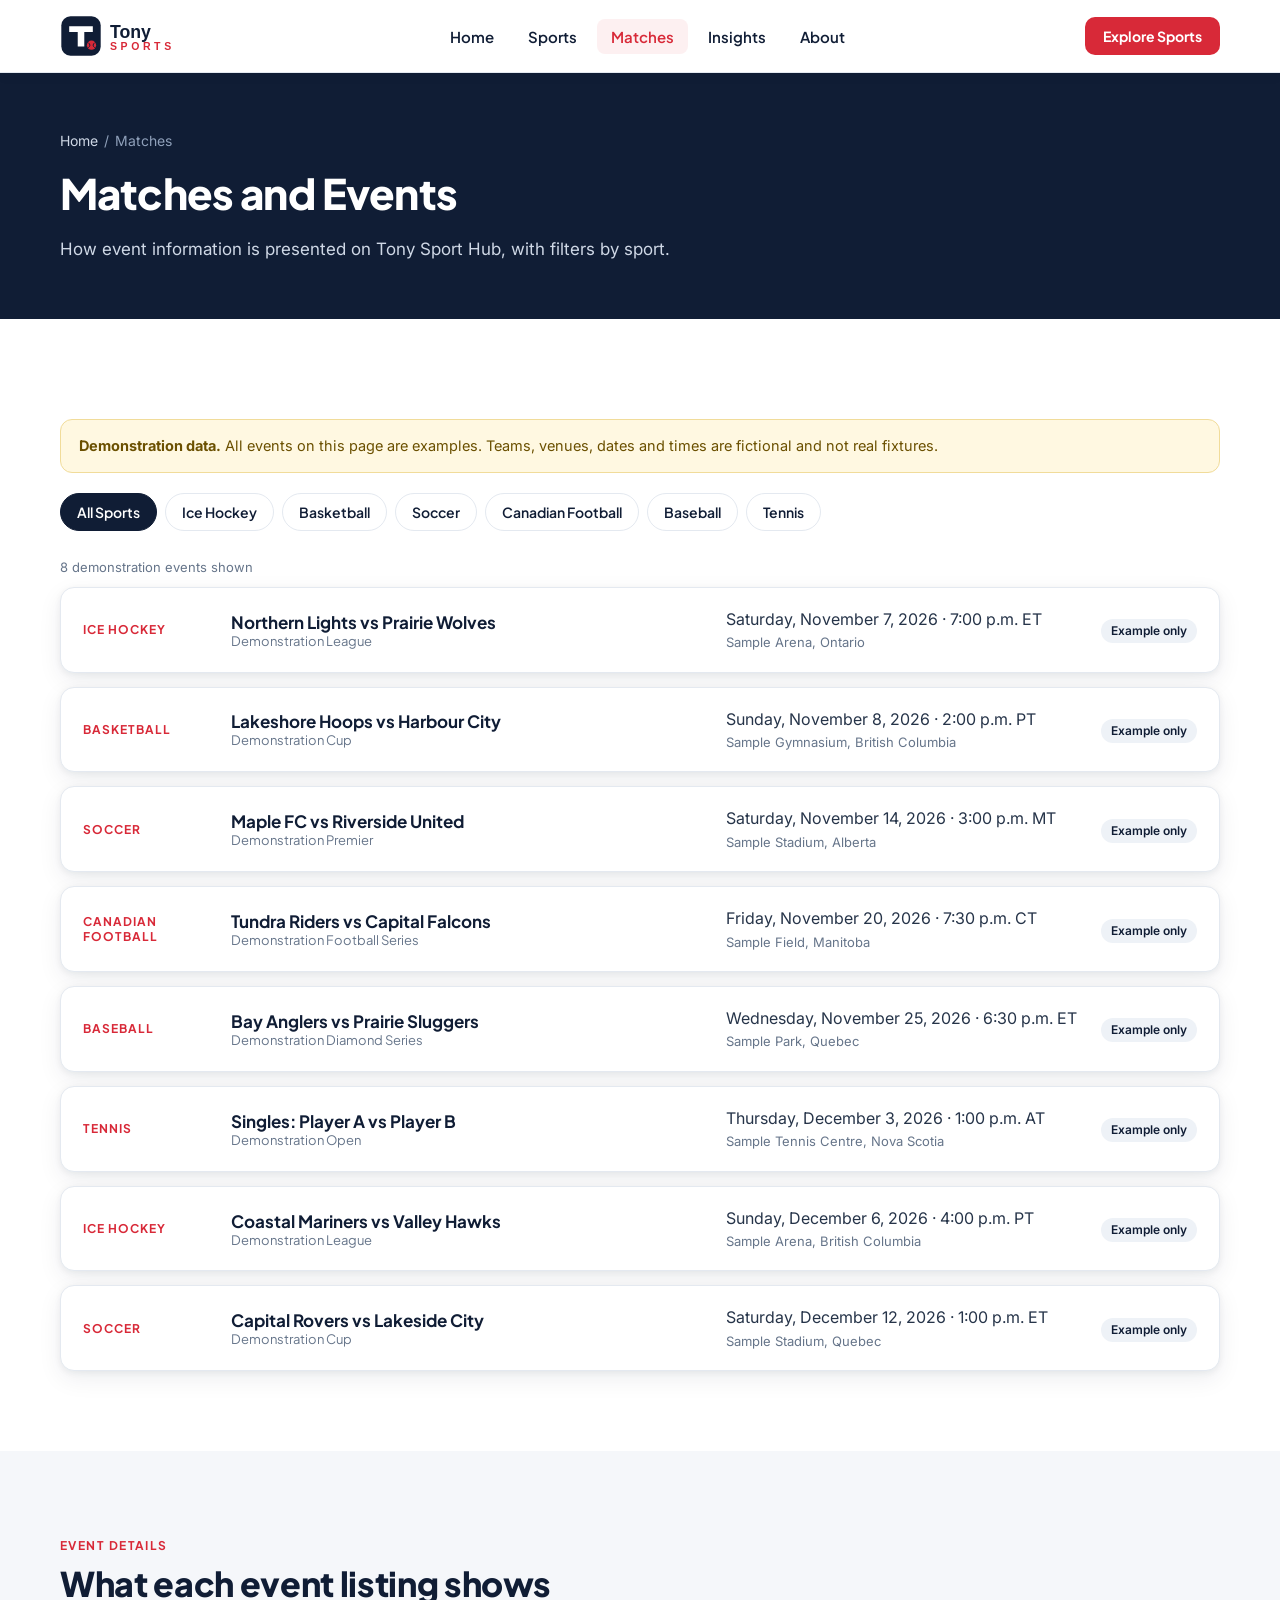
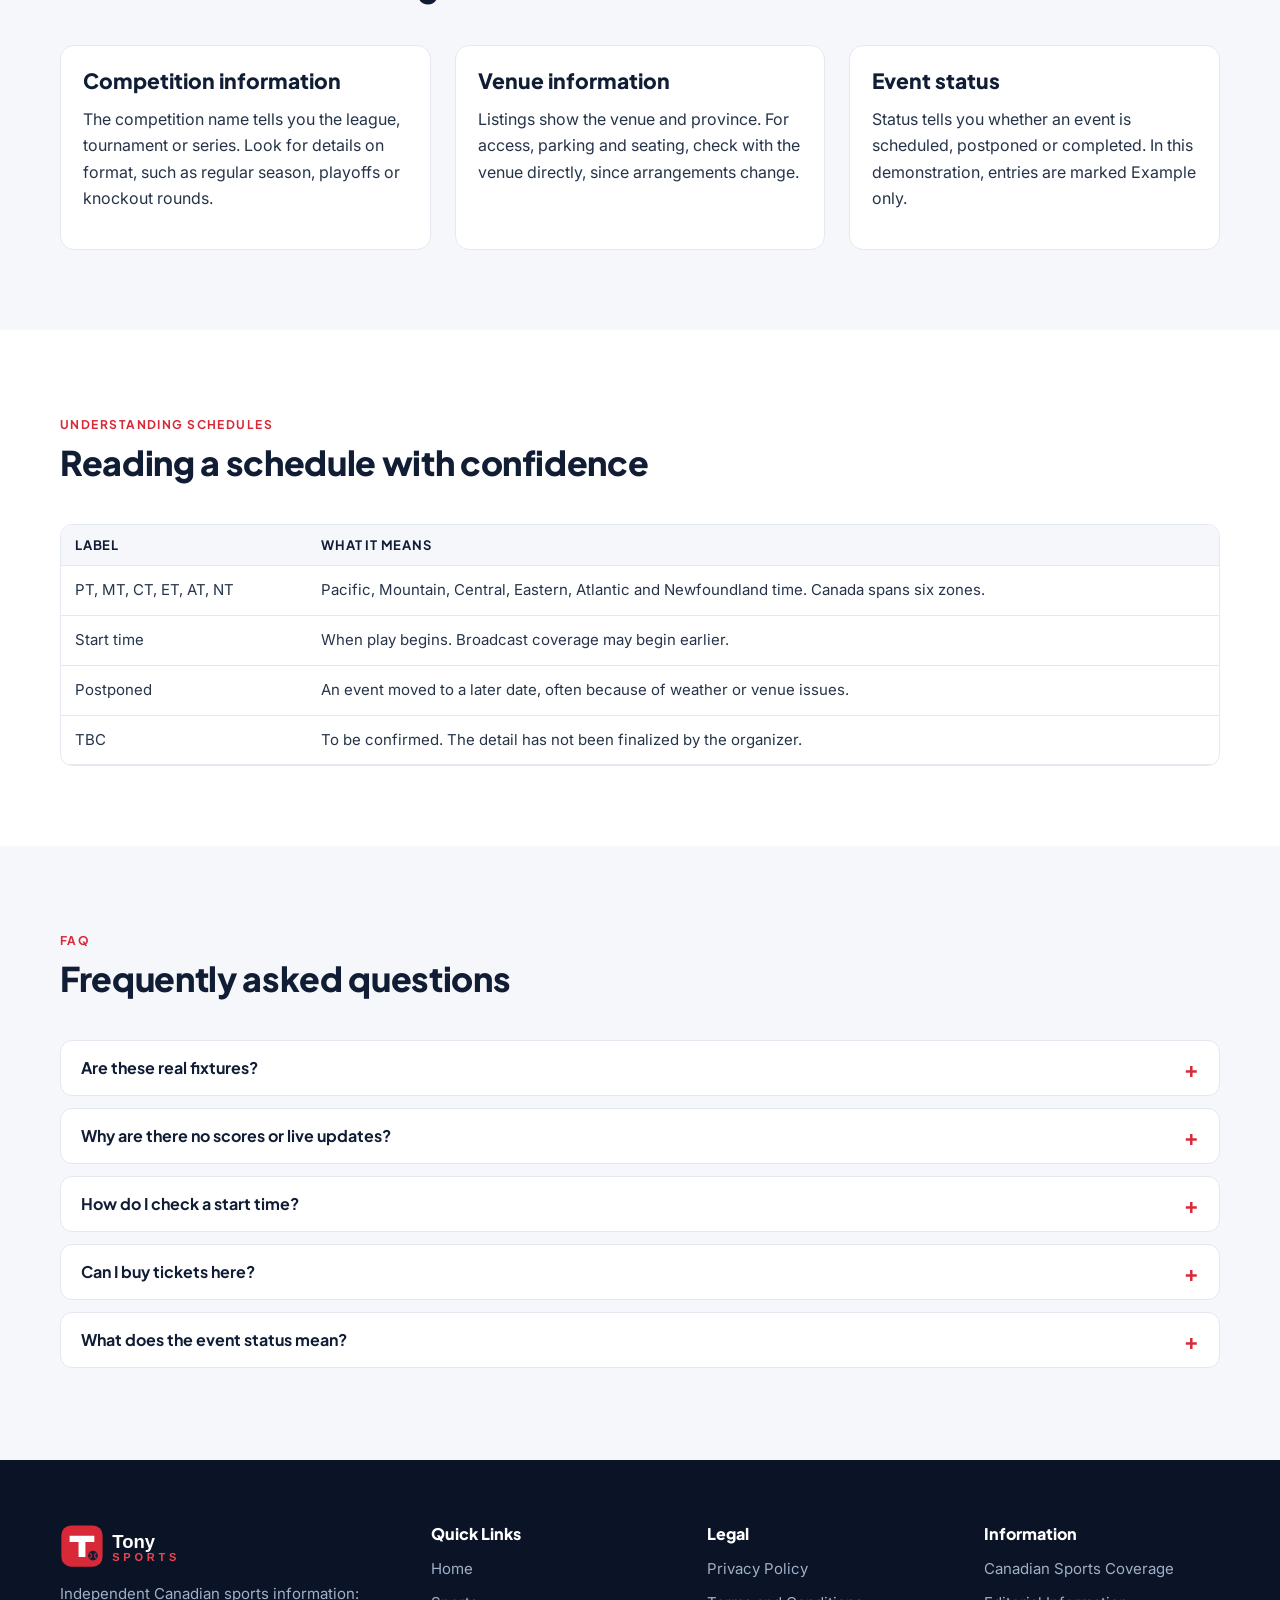
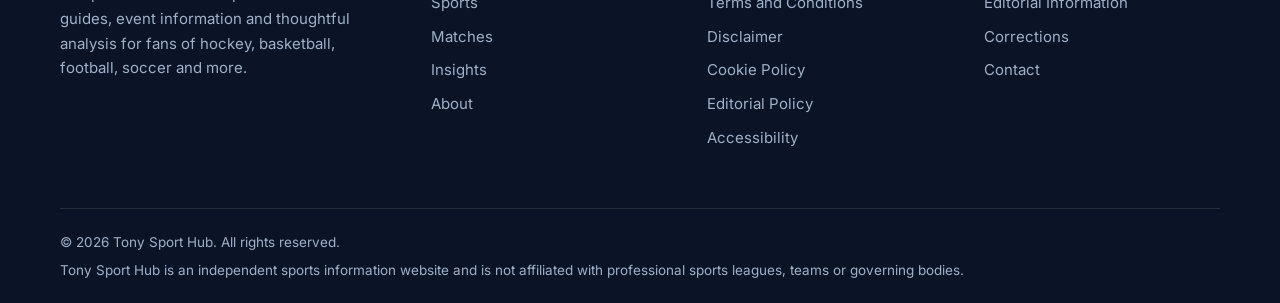
<file: matches.html>
<!DOCTYPE html>
<html lang="en-CA">
<head>
<meta charset="utf-8">
<meta name="viewport" content="width=device-width, initial-scale=1">
<title>Matches & Events Information | Tony Sport Hub</title>
<meta name="description" content="Browse demonstration sports event listings, understand schedules across Canadian time zones and read answers to common questions about event information.">
<link rel="canonical" href="https://kritikatechbite.github.io/Tonysport/matches.html">
<meta property="og:type" content="website"><meta property="og:site_name" content="Tony Sport Hub"><meta property="og:locale" content="en_CA">
<meta property="og:title" content="Matches & Events Information | Tony Sport Hub"><meta property="og:description" content="Browse demonstration sports event listings, understand schedules across Canadian time zones and read answers to common questions about event information.">
<meta property="og:url" content="https://kritikatechbite.github.io/Tonysport/matches.html"><meta property="og:image" content="https://kritikatechbite.github.io/Tonysport/assets/images/hero.webp">
<meta name="twitter:card" content="summary_large_image"><meta name="twitter:title" content="Matches & Events Information | Tony Sport Hub"><meta name="twitter:description" content="Browse demonstration sports event listings, understand schedules across Canadian time zones and read answers to common questions about event information."><meta name="twitter:image" content="https://kritikatechbite.github.io/Tonysport/assets/images/hero.webp">
<meta name="theme-color" content="#101D35">
<link rel="icon" href="assets/images/favicon.svg" type="image/svg+xml"><link rel="icon" href="assets/images/favicon-32x32.png" sizes="32x32" type="image/png"><link rel="apple-touch-icon" href="assets/images/apple-touch-icon.png">
<link rel="preconnect" href="https://fonts.googleapis.com"><link rel="preconnect" href="https://fonts.gstatic.com" crossorigin>
<link href="https://fonts.googleapis.com/css2?family=Inter:wght@400;500;600&family=Plus+Jakarta+Sans:wght@600;700;800&display=swap" rel="stylesheet">
<link rel="stylesheet" href="assets/css/style.css"><link rel="stylesheet" href="assets/css/responsive.css">

<script type="application/ld+json">{"@context":"https://schema.org","@type":"WebSite","name":"Tony Sport Hub","url":"https://kritikatechbite.github.io/Tonysport/","inLanguage":"en-CA","description":"Independent Canadian sports information, guides and analysis."}</script>
</head>
<body>
<a class="skip" href="#main">Skip to main content</a>
<header class="site-header"><div class="container header-inner">
<a class="logo" href="index.html" aria-label="Tony Sport Hub home"><img src="assets/images/logo.svg" alt="Tony Sport Hub" width="156" height="40"></a>
<nav class="main-nav" id="site-nav" aria-label="Main"><ul class="nav-list"><li><a href="index.html">Home</a></li><li><a href="sports.html">Sports</a></li><li><a href="matches.html" aria-current="page">Matches</a></li><li><a href="insights.html">Insights</a></li><li><a href="about.html">About</a></li></ul></nav>
<a class="btn btn-primary btn-sm header-cta" href="sports.html">Explore Sports</a>
<button class="nav-toggle" aria-expanded="false" aria-controls="site-nav" aria-label="Open menu"><span></span></button>
</div></header>
<main id="main"><section class="page-hero"><div class="container"><nav class="breadcrumb" aria-label="Breadcrumb"><a href="index.html">Home</a><span>/</span>Matches</nav><h1>Matches and Events</h1><p>How event information is presented on Tony Sport Hub, with filters by sport.</p></div></section>
<section class="section"><div class="container">
<div class="note-box"><strong>Demonstration data.</strong> All events on this page are examples. Teams, venues, dates and times are fictional and not real fixtures.</div>
<div class="filters" role="group" aria-label="Filter events by sport"><button class="chip" type="button" data-filter="all" aria-pressed="true">All Sports</button><button class="chip" type="button" data-filter="hockey" aria-pressed="false">Ice Hockey</button><button class="chip" type="button" data-filter="basketball" aria-pressed="false">Basketball</button><button class="chip" type="button" data-filter="soccer" aria-pressed="false">Soccer</button><button class="chip" type="button" data-filter="football" aria-pressed="false">Canadian Football</button><button class="chip" type="button" data-filter="baseball" aria-pressed="false">Baseball</button><button class="chip" type="button" data-filter="tennis" aria-pressed="false">Tennis</button></div>
<p id="event-count" class="meta" aria-live="polite"></p>
<div class="event-list"><div class="event" data-sport="hockey"><div class="sport">Ice Hockey</div><div class="teams">Northern Lights vs Prairie Wolves<small>Demonstration League</small></div><div>Saturday, November 7, 2026 · 7:00 p.m. ET<small>Sample Arena, Ontario</small></div><div><span class="status">Example only</span></div><div></div></div><div class="event" data-sport="basketball"><div class="sport">Basketball</div><div class="teams">Lakeshore Hoops vs Harbour City<small>Demonstration Cup</small></div><div>Sunday, November 8, 2026 · 2:00 p.m. PT<small>Sample Gymnasium, British Columbia</small></div><div><span class="status">Example only</span></div><div></div></div><div class="event" data-sport="soccer"><div class="sport">Soccer</div><div class="teams">Maple FC vs Riverside United<small>Demonstration Premier</small></div><div>Saturday, November 14, 2026 · 3:00 p.m. MT<small>Sample Stadium, Alberta</small></div><div><span class="status">Example only</span></div><div></div></div><div class="event" data-sport="football"><div class="sport">Canadian Football</div><div class="teams">Tundra Riders vs Capital Falcons<small>Demonstration Football Series</small></div><div>Friday, November 20, 2026 · 7:30 p.m. CT<small>Sample Field, Manitoba</small></div><div><span class="status">Example only</span></div><div></div></div><div class="event" data-sport="baseball"><div class="sport">Baseball</div><div class="teams">Bay Anglers vs Prairie Sluggers<small>Demonstration Diamond Series</small></div><div>Wednesday, November 25, 2026 · 6:30 p.m. ET<small>Sample Park, Quebec</small></div><div><span class="status">Example only</span></div><div></div></div><div class="event" data-sport="tennis"><div class="sport">Tennis</div><div class="teams">Singles: Player A vs Player B<small>Demonstration Open</small></div><div>Thursday, December 3, 2026 · 1:00 p.m. AT<small>Sample Tennis Centre, Nova Scotia</small></div><div><span class="status">Example only</span></div><div></div></div><div class="event" data-sport="hockey"><div class="sport">Ice Hockey</div><div class="teams">Coastal Mariners vs Valley Hawks<small>Demonstration League</small></div><div>Sunday, December 6, 2026 · 4:00 p.m. PT<small>Sample Arena, British Columbia</small></div><div><span class="status">Example only</span></div><div></div></div><div class="event" data-sport="soccer"><div class="sport">Soccer</div><div class="teams">Capital Rovers vs Lakeside City<small>Demonstration Cup</small></div><div>Saturday, December 12, 2026 · 1:00 p.m. ET<small>Sample Stadium, Quebec</small></div><div><span class="status">Example only</span></div><div></div></div></div>
<div id="no-events" class="empty" hidden>No demonstration events for this sport at the moment.</div>
</div></section>
<section class="section alt"><div class="container"><div class="section-head"><span class="eyebrow">Event Details</span><h2>What each event listing shows</h2></div>
<div class="grid g3"><div class="venue reveal"><h3>Competition information</h3><p>The competition name tells you the league, tournament or series. Look for details on format, such as regular season, playoffs or knockout rounds.</p></div>
<div class="venue reveal"><h3>Venue information</h3><p>Listings show the venue and province. For access, parking and seating, check with the venue directly, since arrangements change.</p></div>
<div class="venue reveal"><h3>Event status</h3><p>Status tells you whether an event is scheduled, postponed or completed. In this demonstration, entries are marked Example only.</p></div></div></div></section>
<section class="section"><div class="container"><div class="section-head"><span class="eyebrow">Understanding Schedules</span><h2>Reading a schedule with confidence</h2></div>
<div class="table-wrap"><table class="info-table"><thead><tr><th>Label</th><th>What it means</th></tr></thead><tbody>
<tr><td>PT, MT, CT, ET, AT, NT</td><td>Pacific, Mountain, Central, Eastern, Atlantic and Newfoundland time. Canada spans six zones.</td></tr>
<tr><td>Start time</td><td>When play begins. Broadcast coverage may begin earlier.</td></tr>
<tr><td>Postponed</td><td>An event moved to a later date, often because of weather or venue issues.</td></tr>
<tr><td>TBC</td><td>To be confirmed. The detail has not been finalized by the organizer.</td></tr></tbody></table></div></div></section>
<section class="section alt"><div class="container"><div class="section-head"><span class="eyebrow">FAQ</span><h2>Frequently asked questions</h2></div><div class="faq"><details><summary>Are these real fixtures?</summary><p>No. Every event on this page is a clearly marked demonstration. We use fictional teams, venues and dates to show how event information is presented.</p></details><details><summary>Why are there no scores or live updates?</summary><p>This is an information site. It does not provide live scores, odds, wagering or streaming. For results, use the official league website.</p></details><details><summary>How do I check a start time?</summary><p>Look at the time zone label next to each time. Canada has six zones, and organizers can change start times, so confirm with the league or venue.</p></details><details><summary>Can I buy tickets here?</summary><p>No. Tony Sport Hub does not sell or book tickets. Tickets are handled by the event organizer or venue.</p></details><details><summary>What does the event status mean?</summary><p>'Example only' means the entry is a demonstration. When verified information is published, status labels such as 'Scheduled', 'Postponed' or 'Completed' will show the state of the event.</p></details></div></div></section></main>
<footer class="site-footer"><div class="container">
<div class="footer-grid">
<div><a class="footer-logo" href="index.html" aria-label="Tony Sport Hub home"><img src="assets/images/logo-white.svg" alt="Tony Sport Hub" width="156" height="40" loading="lazy"></a>
<p>Independent Canadian sports information: guides, event information and thoughtful analysis for fans of hockey, basketball, football, soccer and more.</p></div>
<div><h3>Quick Links</h3><ul><li><a href="index.html">Home</a></li><li><a href="sports.html">Sports</a></li><li><a href="matches.html">Matches</a></li><li><a href="insights.html">Insights</a></li><li><a href="about.html">About</a></li></ul></div>
<div><h3>Legal</h3><ul><li><a href="privacy-policy.html">Privacy Policy</a></li><li><a href="terms-and-conditions.html">Terms and Conditions</a></li><li><a href="disclaimer.html">Disclaimer</a></li><li><a href="cookie-policy.html">Cookie Policy</a></li><li><a href="editorial-policy.html">Editorial Policy</a></li><li><a href="accessibility.html">Accessibility</a></li></ul></div>
<div><h3>Information</h3><ul><li><a href="sports.html">Canadian Sports Coverage</a></li><li><a href="editorial-policy.html">Editorial Information</a></li><li><a href="about.html#corrections">Corrections</a></li><li><a href="about.html#contact">Contact</a></li></ul></div>
</div>
<div class="footer-bottom"><p>&copy; <span class="year">2026</span> Tony Sport Hub. All rights reserved.</p>
<p>Tony Sport Hub is an independent sports information website and is not affiliated with professional sports leagues, teams or governing bodies.</p></div>
</div></footer>
<script src="assets/js/main.js" defer></script><script src="assets/js/matches.js" defer></script>
</body>
</html>
</file>
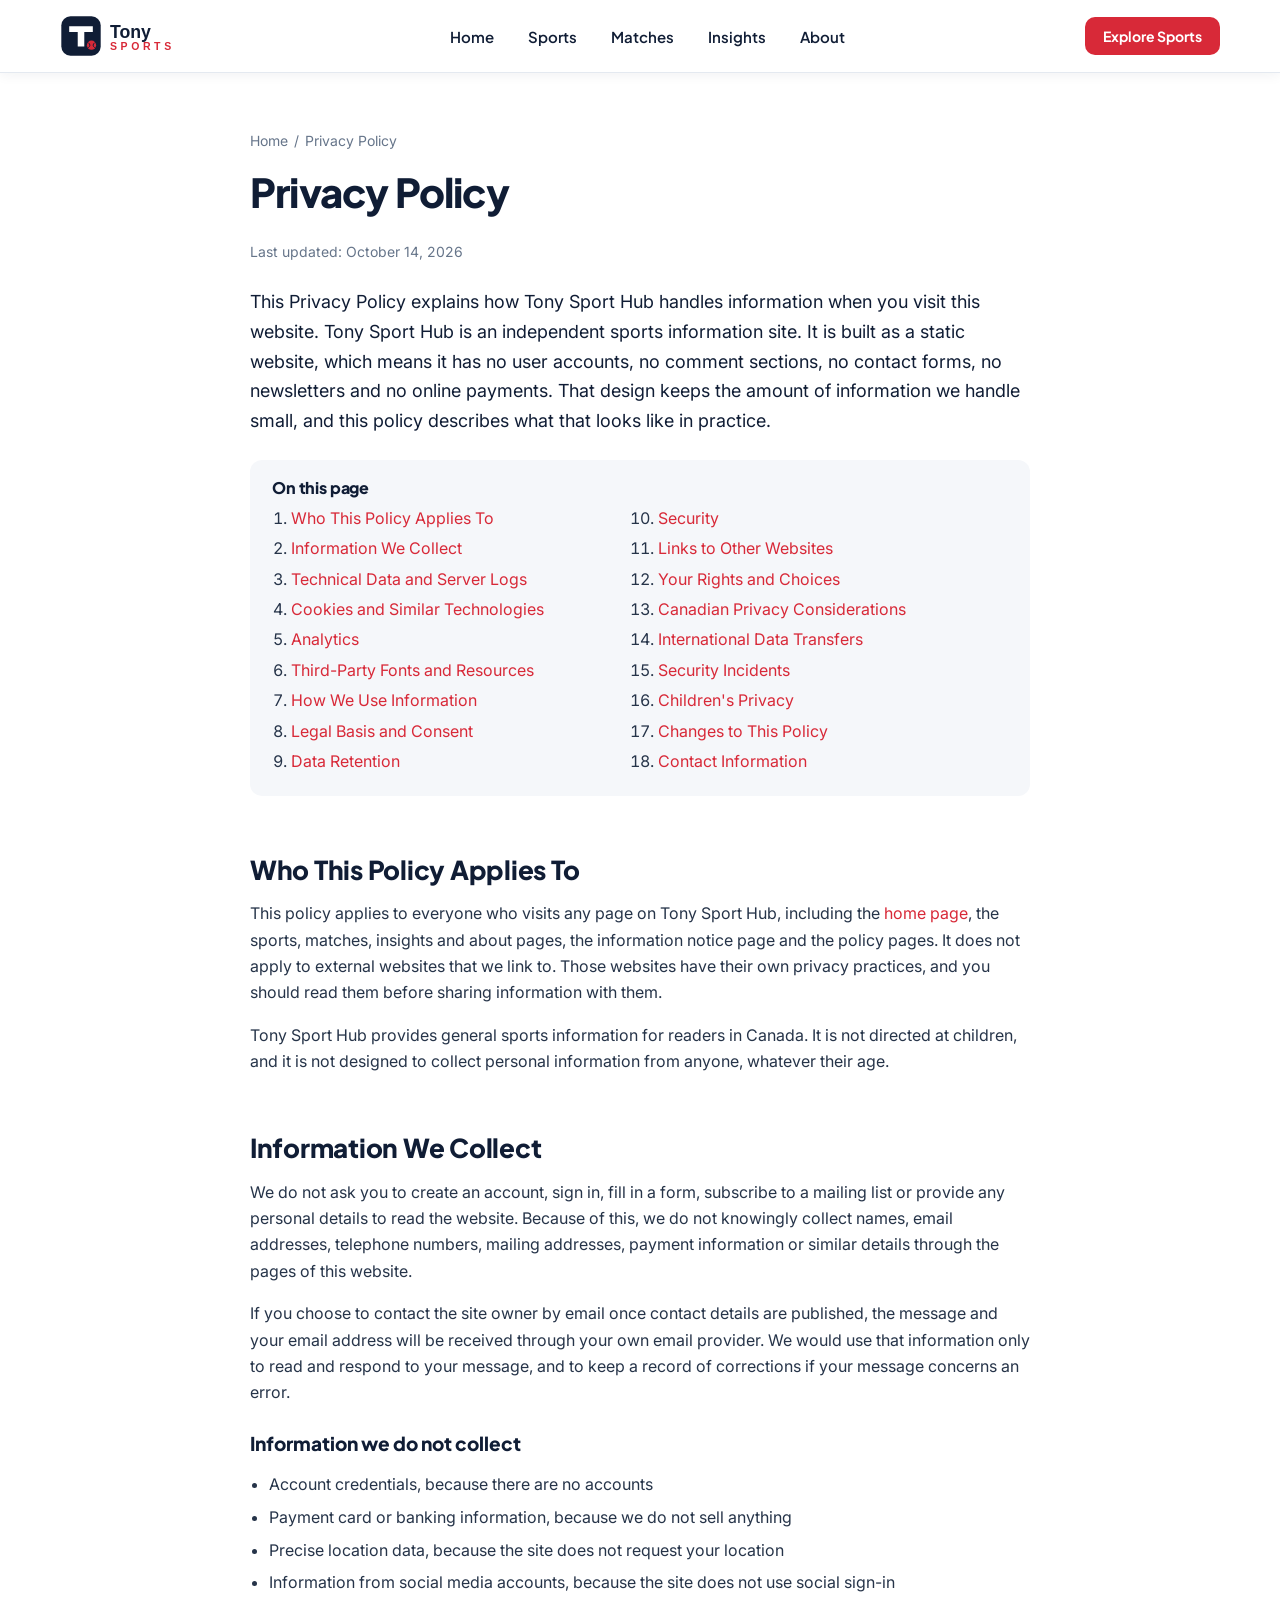
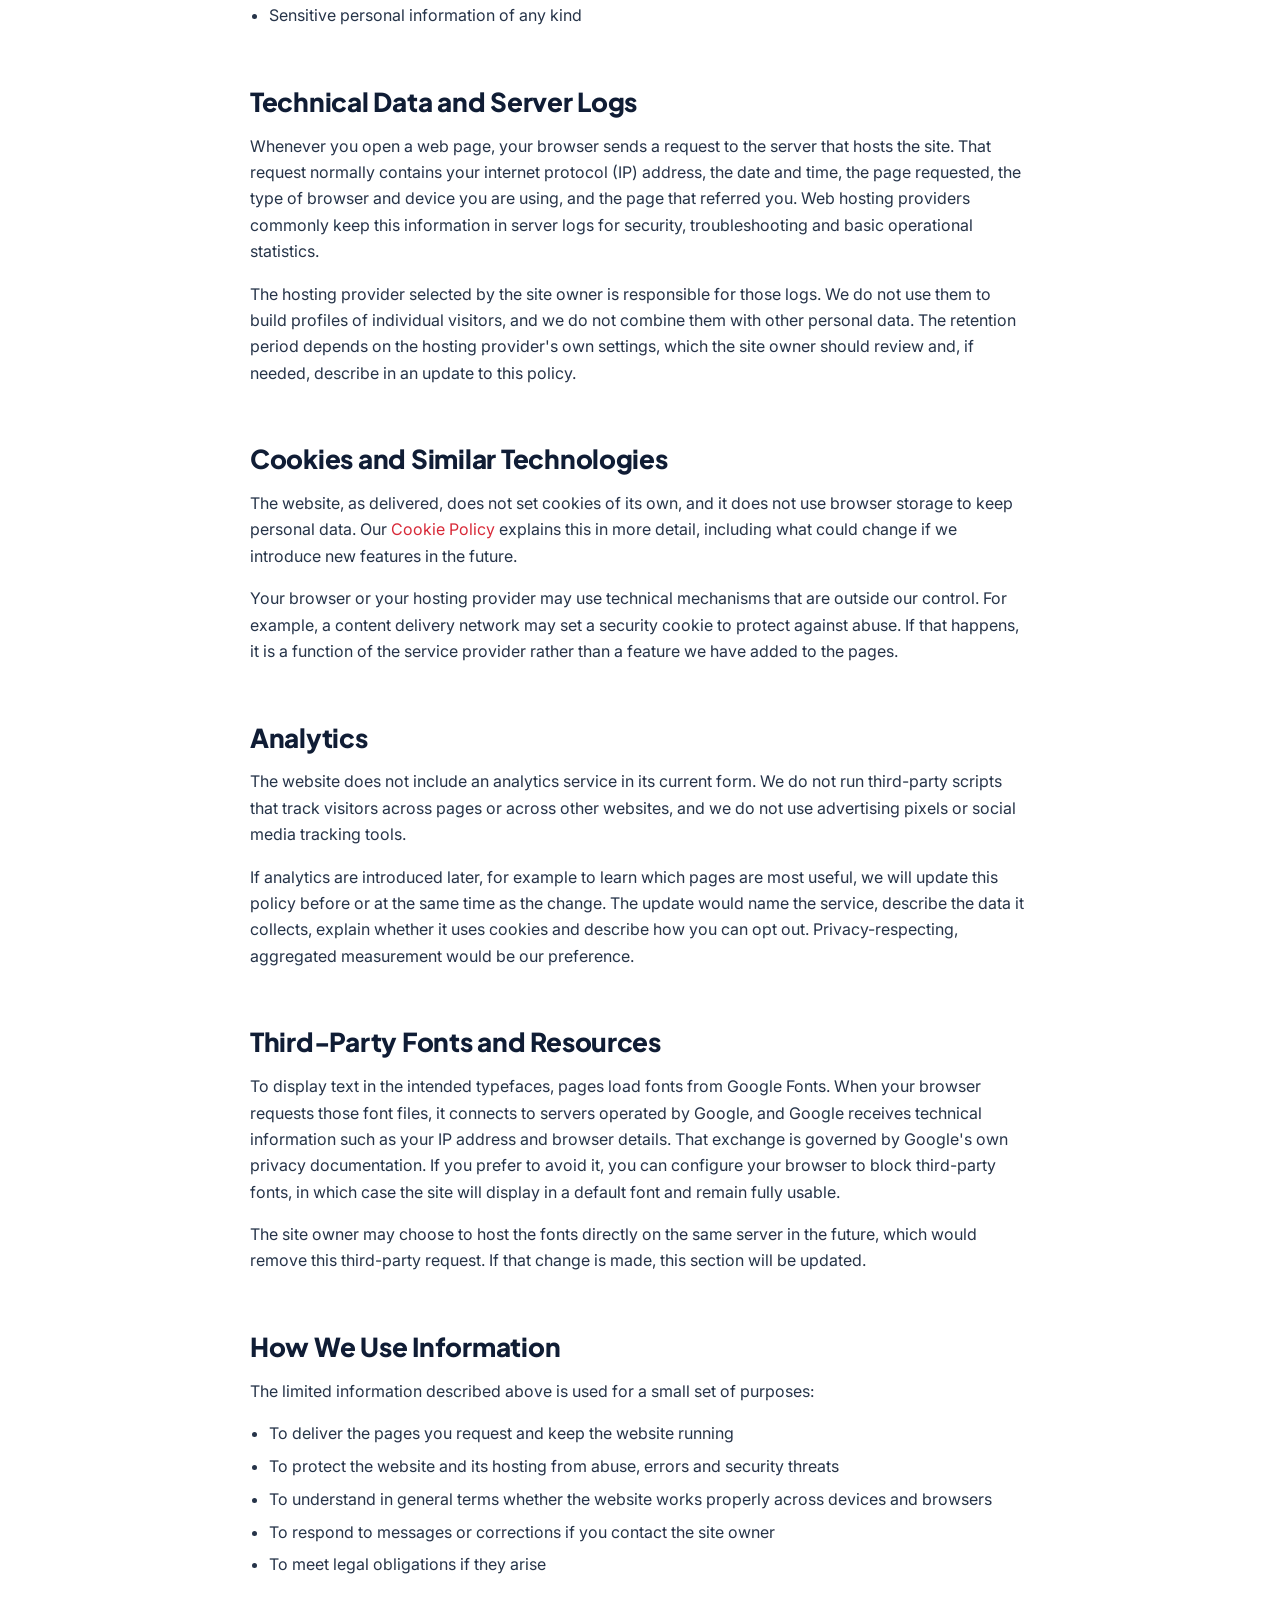
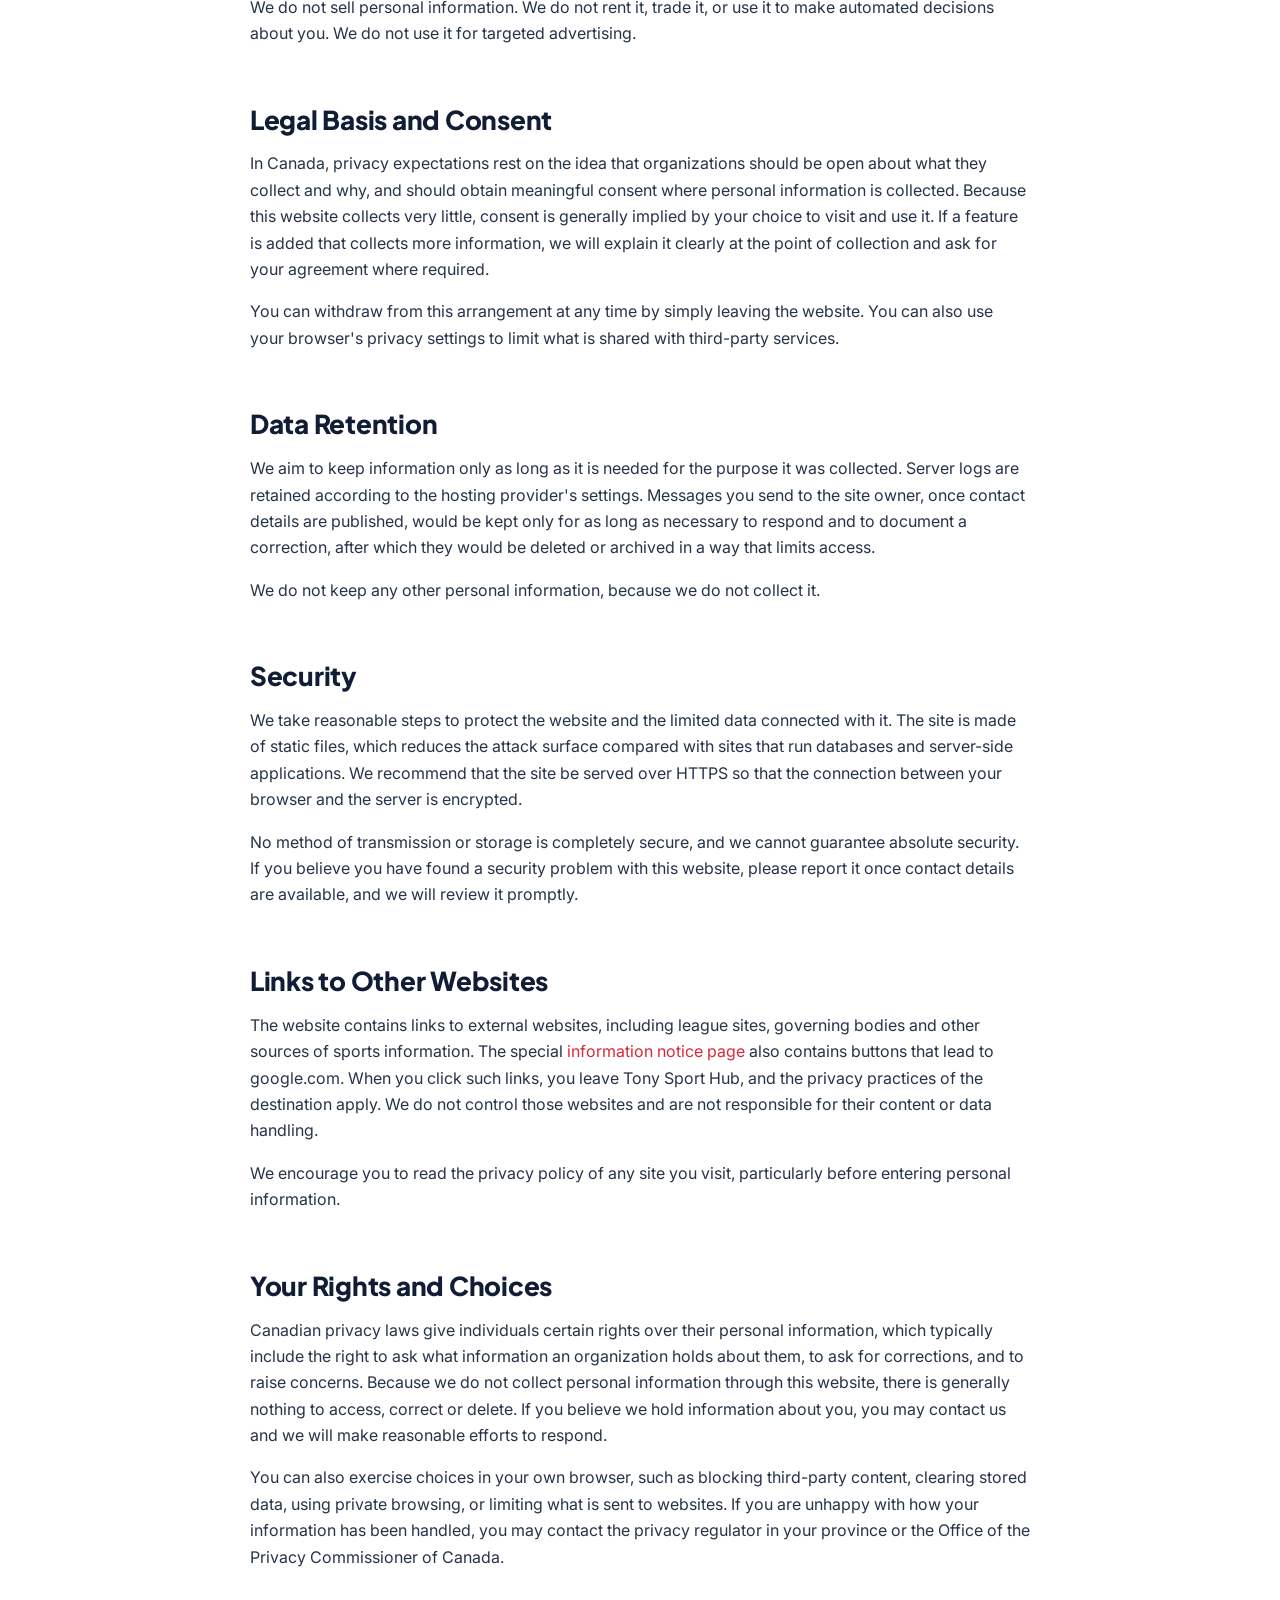
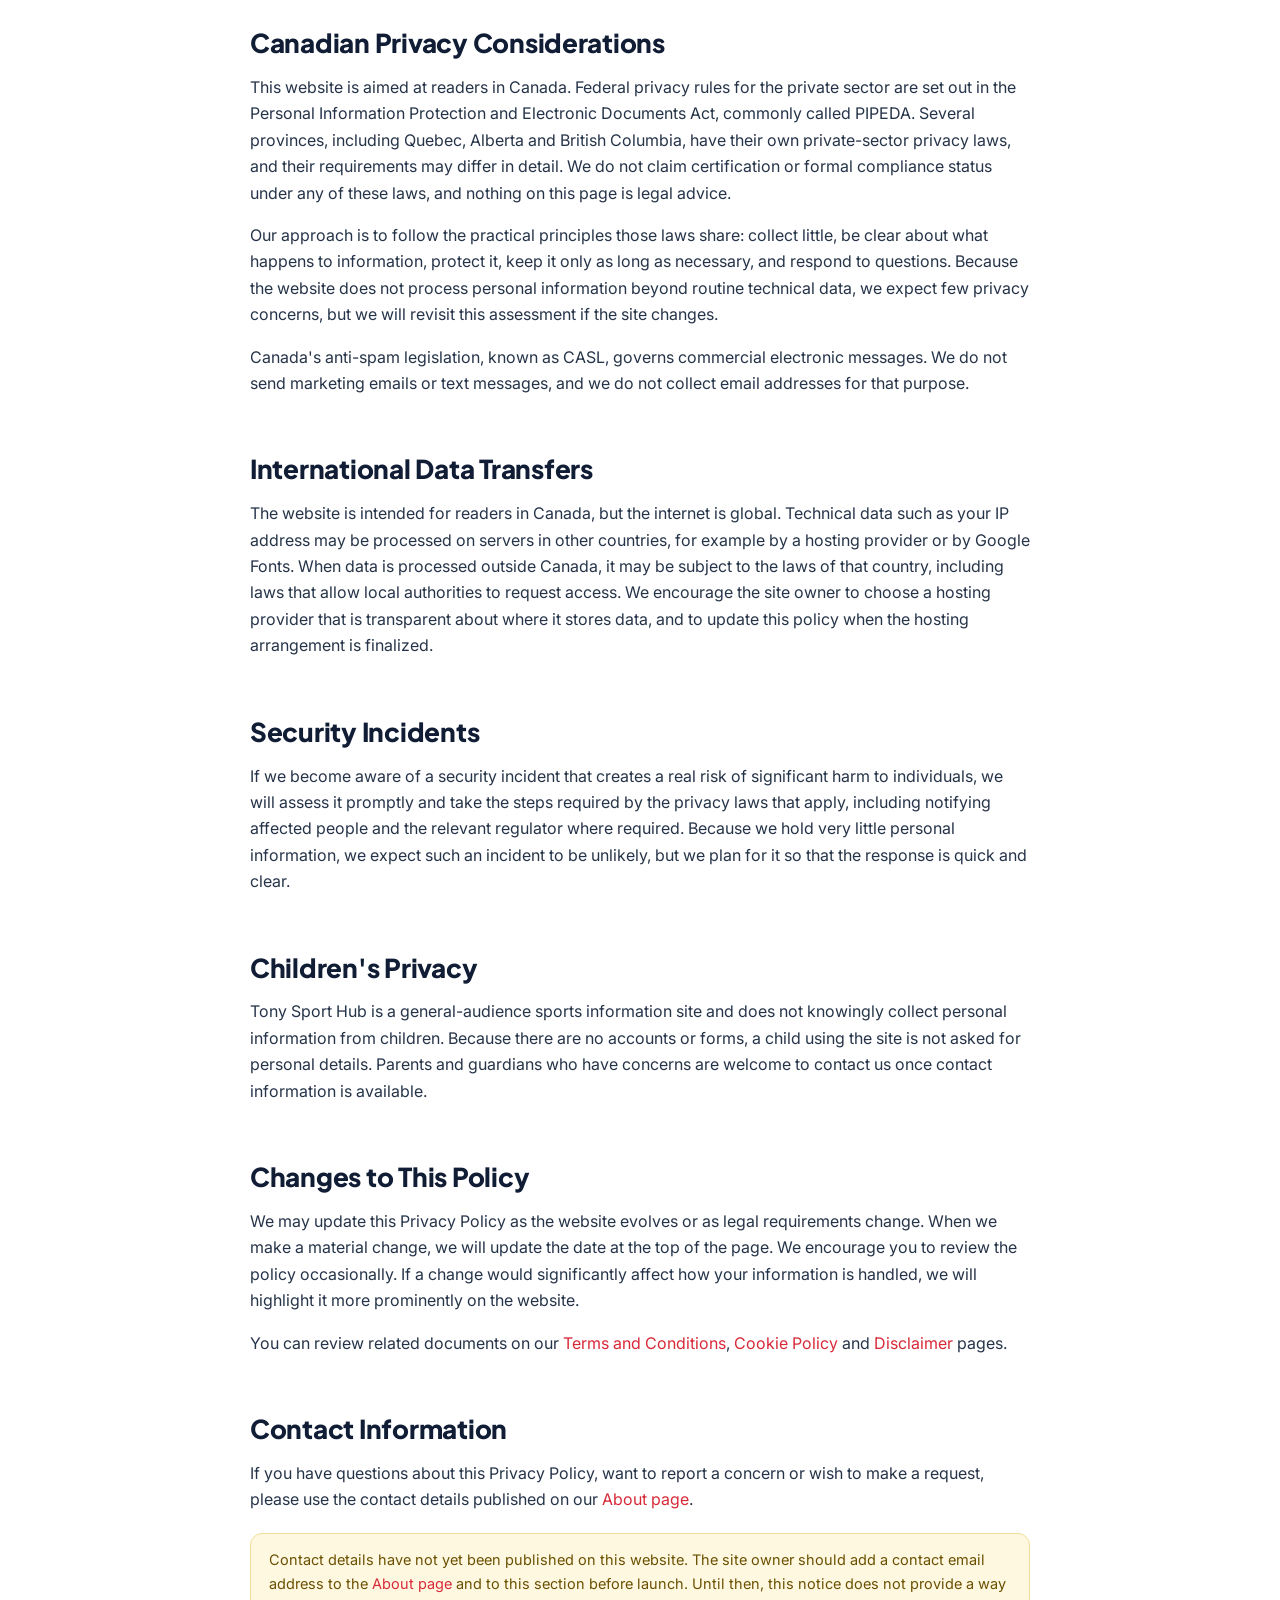
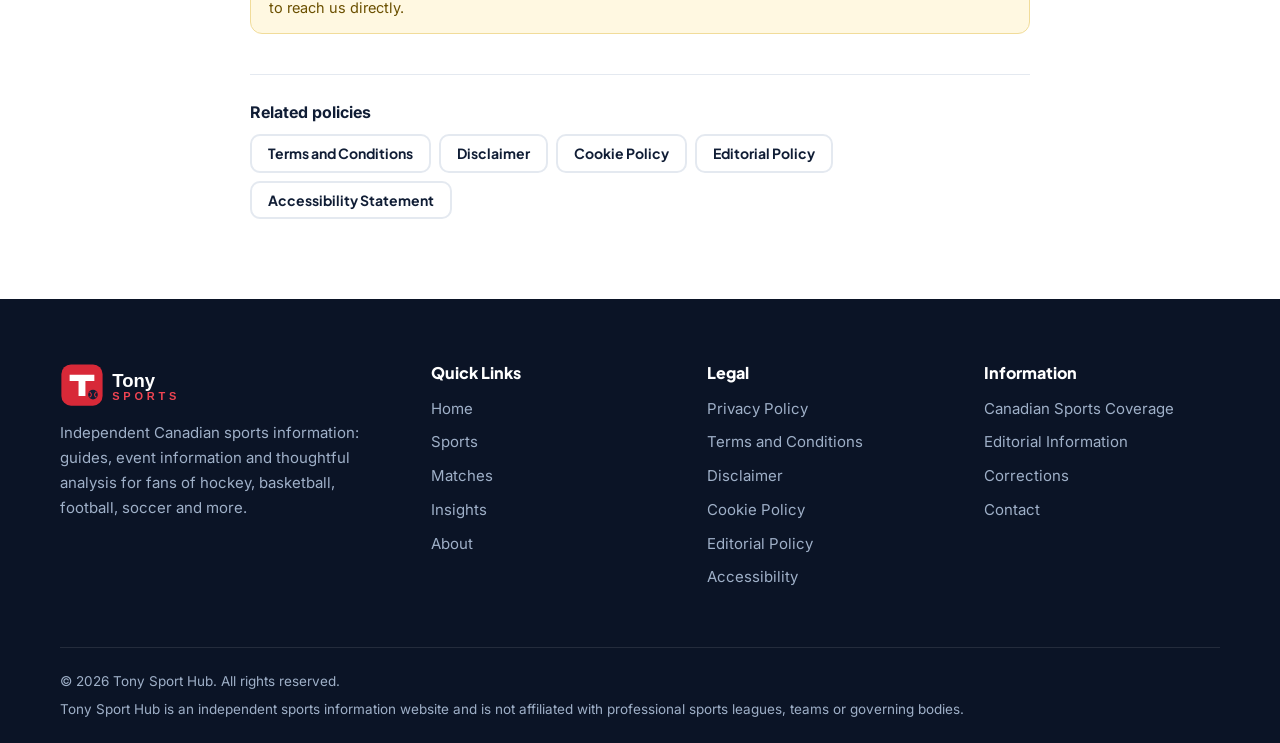
<file: privacy-policy.html>
<!DOCTYPE html>
<html lang="en-CA">
<head>
<meta charset="utf-8">
<meta name="viewport" content="width=device-width, initial-scale=1">
<title>Privacy Policy | Tony Sport Hub</title>
<meta name="description" content="Learn how Tony Sport Hub handles personal information, technical data, third-party services and your privacy choices under Canadian privacy expectations.">
<link rel="canonical" href="https://kritikatechbite.github.io/Tonysport/privacy-policy.html">
<meta property="og:type" content="website"><meta property="og:site_name" content="Tony Sport Hub"><meta property="og:locale" content="en_CA">
<meta property="og:title" content="Privacy Policy | Tony Sport Hub"><meta property="og:description" content="Learn how Tony Sport Hub handles personal information, technical data, third-party services and your privacy choices under Canadian privacy expectations.">
<meta property="og:url" content="https://kritikatechbite.github.io/Tonysport/privacy-policy.html"><meta property="og:image" content="https://kritikatechbite.github.io/Tonysport/assets/images/hero.webp">
<meta name="twitter:card" content="summary_large_image"><meta name="twitter:title" content="Privacy Policy | Tony Sport Hub"><meta name="twitter:description" content="Learn how Tony Sport Hub handles personal information, technical data, third-party services and your privacy choices under Canadian privacy expectations."><meta name="twitter:image" content="https://kritikatechbite.github.io/Tonysport/assets/images/hero.webp">
<meta name="theme-color" content="#101D35">
<link rel="icon" href="assets/images/favicon.svg" type="image/svg+xml"><link rel="icon" href="assets/images/favicon-32x32.png" sizes="32x32" type="image/png"><link rel="apple-touch-icon" href="assets/images/apple-touch-icon.png">
<link rel="preconnect" href="https://fonts.googleapis.com"><link rel="preconnect" href="https://fonts.gstatic.com" crossorigin>
<link href="https://fonts.googleapis.com/css2?family=Inter:wght@400;500;600&family=Plus+Jakarta+Sans:wght@600;700;800&display=swap" rel="stylesheet">
<link rel="stylesheet" href="assets/css/style.css"><link rel="stylesheet" href="assets/css/responsive.css">

<script type="application/ld+json">{"@context":"https://schema.org","@type":"WebSite","name":"Tony Sport Hub","url":"https://kritikatechbite.github.io/Tonysport/","inLanguage":"en-CA","description":"Independent Canadian sports information, guides and analysis."}</script>
</head>
<body>
<a class="skip" href="#main">Skip to main content</a>
<header class="site-header"><div class="container header-inner">
<a class="logo" href="index.html" aria-label="Tony Sport Hub home"><img src="assets/images/logo.svg" alt="Tony Sport Hub" width="156" height="40"></a>
<nav class="main-nav" id="site-nav" aria-label="Main"><ul class="nav-list"><li><a href="index.html">Home</a></li><li><a href="sports.html">Sports</a></li><li><a href="matches.html">Matches</a></li><li><a href="insights.html">Insights</a></li><li><a href="about.html">About</a></li></ul></nav>
<a class="btn btn-primary btn-sm header-cta" href="sports.html">Explore Sports</a>
<button class="nav-toggle" aria-expanded="false" aria-controls="site-nav" aria-label="Open menu"><span></span></button>
</div></header>
<main id="main"><article class="legal"><nav class="breadcrumb" aria-label="Breadcrumb"><a href="index.html">Home</a><span>/</span>Privacy Policy</nav>
<h1>Privacy Policy</h1><p class="updated">Last updated: October 14, 2026</p><p class="intro">This Privacy Policy explains how Tony Sport Hub handles information when you visit this website. Tony Sport Hub is an independent sports information site. It is built as a static website, which means it has no user accounts, no comment sections, no contact forms, no newsletters and no online payments. That design keeps the amount of information we handle small, and this policy describes what that looks like in practice.</p>
<nav class="toc" aria-label="On this page"><h2>On this page</h2><ol><li><a href="#who-this-policy-applies-to">Who This Policy Applies To</a></li><li><a href="#information-we-collect">Information We Collect</a></li><li><a href="#technical-data-and-server-logs">Technical Data and Server Logs</a></li><li><a href="#cookies-and-similar-technologies">Cookies and Similar Technologies</a></li><li><a href="#analytics">Analytics</a></li><li><a href="#third-party-fonts-and-resources">Third-Party Fonts and Resources</a></li><li><a href="#how-we-use-information">How We Use Information</a></li><li><a href="#legal-basis-and-consent">Legal Basis and Consent</a></li><li><a href="#data-retention">Data Retention</a></li><li><a href="#security">Security</a></li><li><a href="#links-to-other-websites">Links to Other Websites</a></li><li><a href="#your-rights-and-choices">Your Rights and Choices</a></li><li><a href="#canadian-privacy-considerations">Canadian Privacy Considerations</a></li><li><a href="#international-data-transfers">International Data Transfers</a></li><li><a href="#security-incidents">Security Incidents</a></li><li><a href="#children-s-privacy">Children's Privacy</a></li><li><a href="#changes-to-this-policy">Changes to This Policy</a></li><li><a href="#contact-information">Contact Information</a></li></ol></nav>
<h2 id="who-this-policy-applies-to">Who This Policy Applies To</h2><p>This policy applies to everyone who visits any page on Tony Sport Hub, including the <a href="index.html">home page</a>, the sports, matches, insights and about pages, the information notice page and the policy pages. It does not apply to external websites that we link to. Those websites have their own privacy practices, and you should read them before sharing information with them.</p><p>Tony Sport Hub provides general sports information for readers in Canada. It is not directed at children, and it is not designed to collect personal information from anyone, whatever their age.</p><h2 id="information-we-collect">Information We Collect</h2><p>We do not ask you to create an account, sign in, fill in a form, subscribe to a mailing list or provide any personal details to read the website. Because of this, we do not knowingly collect names, email addresses, telephone numbers, mailing addresses, payment information or similar details through the pages of this website.</p><p>If you choose to contact the site owner by email once contact details are published, the message and your email address will be received through your own email provider. We would use that information only to read and respond to your message, and to keep a record of corrections if your message concerns an error.</p><h3>Information we do not collect</h3><ul><li>Account credentials, because there are no accounts</li><li>Payment card or banking information, because we do not sell anything</li><li>Precise location data, because the site does not request your location</li><li>Information from social media accounts, because the site does not use social sign-in</li><li>Sensitive personal information of any kind</li></ul><h2 id="technical-data-and-server-logs">Technical Data and Server Logs</h2><p>Whenever you open a web page, your browser sends a request to the server that hosts the site. That request normally contains your internet protocol (IP) address, the date and time, the page requested, the type of browser and device you are using, and the page that referred you. Web hosting providers commonly keep this information in server logs for security, troubleshooting and basic operational statistics.</p><p>The hosting provider selected by the site owner is responsible for those logs. We do not use them to build profiles of individual visitors, and we do not combine them with other personal data. The retention period depends on the hosting provider's own settings, which the site owner should review and, if needed, describe in an update to this policy.</p><h2 id="cookies-and-similar-technologies">Cookies and Similar Technologies</h2><p>The website, as delivered, does not set cookies of its own, and it does not use browser storage to keep personal data. Our <a href="cookie-policy.html">Cookie Policy</a> explains this in more detail, including what could change if we introduce new features in the future.</p><p>Your browser or your hosting provider may use technical mechanisms that are outside our control. For example, a content delivery network may set a security cookie to protect against abuse. If that happens, it is a function of the service provider rather than a feature we have added to the pages.</p><h2 id="analytics">Analytics</h2><p>The website does not include an analytics service in its current form. We do not run third-party scripts that track visitors across pages or across other websites, and we do not use advertising pixels or social media tracking tools.</p><p>If analytics are introduced later, for example to learn which pages are most useful, we will update this policy before or at the same time as the change. The update would name the service, describe the data it collects, explain whether it uses cookies and describe how you can opt out. Privacy-respecting, aggregated measurement would be our preference.</p><h2 id="third-party-fonts-and-resources">Third-Party Fonts and Resources</h2><p>To display text in the intended typefaces, pages load fonts from Google Fonts. When your browser requests those font files, it connects to servers operated by Google, and Google receives technical information such as your IP address and browser details. That exchange is governed by Google's own privacy documentation. If you prefer to avoid it, you can configure your browser to block third-party fonts, in which case the site will display in a default font and remain fully usable.</p><p>The site owner may choose to host the fonts directly on the same server in the future, which would remove this third-party request. If that change is made, this section will be updated.</p><h2 id="how-we-use-information">How We Use Information</h2><p>The limited information described above is used for a small set of purposes:</p><ul><li>To deliver the pages you request and keep the website running</li><li>To protect the website and its hosting from abuse, errors and security threats</li><li>To understand in general terms whether the website works properly across devices and browsers</li><li>To respond to messages or corrections if you contact the site owner</li><li>To meet legal obligations if they arise</li></ul><p>We do not sell personal information. We do not rent it, trade it, or use it to make automated decisions about you. We do not use it for targeted advertising.</p><h2 id="legal-basis-and-consent">Legal Basis and Consent</h2><p>In Canada, privacy expectations rest on the idea that organizations should be open about what they collect and why, and should obtain meaningful consent where personal information is collected. Because this website collects very little, consent is generally implied by your choice to visit and use it. If a feature is added that collects more information, we will explain it clearly at the point of collection and ask for your agreement where required.</p><p>You can withdraw from this arrangement at any time by simply leaving the website. You can also use your browser's privacy settings to limit what is shared with third-party services.</p><h2 id="data-retention">Data Retention</h2><p>We aim to keep information only as long as it is needed for the purpose it was collected. Server logs are retained according to the hosting provider's settings. Messages you send to the site owner, once contact details are published, would be kept only for as long as necessary to respond and to document a correction, after which they would be deleted or archived in a way that limits access.</p><p>We do not keep any other personal information, because we do not collect it.</p><h2 id="security">Security</h2><p>We take reasonable steps to protect the website and the limited data connected with it. The site is made of static files, which reduces the attack surface compared with sites that run databases and server-side applications. We recommend that the site be served over HTTPS so that the connection between your browser and the server is encrypted.</p><p>No method of transmission or storage is completely secure, and we cannot guarantee absolute security. If you believe you have found a security problem with this website, please report it once contact details are available, and we will review it promptly.</p><h2 id="links-to-other-websites">Links to Other Websites</h2><p>The website contains links to external websites, including league sites, governing bodies and other sources of sports information. The special <a href="review.html">information notice page</a> also contains buttons that lead to google.com. When you click such links, you leave Tony Sport Hub, and the privacy practices of the destination apply. We do not control those websites and are not responsible for their content or data handling.</p><p>We encourage you to read the privacy policy of any site you visit, particularly before entering personal information.</p><h2 id="your-rights-and-choices">Your Rights and Choices</h2><p>Canadian privacy laws give individuals certain rights over their personal information, which typically include the right to ask what information an organization holds about them, to ask for corrections, and to raise concerns. Because we do not collect personal information through this website, there is generally nothing to access, correct or delete. If you believe we hold information about you, you may contact us and we will make reasonable efforts to respond.</p><p>You can also exercise choices in your own browser, such as blocking third-party content, clearing stored data, using private browsing, or limiting what is sent to websites. If you are unhappy with how your information has been handled, you may contact the privacy regulator in your province or the Office of the Privacy Commissioner of Canada.</p><h2 id="canadian-privacy-considerations">Canadian Privacy Considerations</h2><p>This website is aimed at readers in Canada. Federal privacy rules for the private sector are set out in the Personal Information Protection and Electronic Documents Act, commonly called PIPEDA. Several provinces, including Quebec, Alberta and British Columbia, have their own private-sector privacy laws, and their requirements may differ in detail. We do not claim certification or formal compliance status under any of these laws, and nothing on this page is legal advice.</p><p>Our approach is to follow the practical principles those laws share: collect little, be clear about what happens to information, protect it, keep it only as long as necessary, and respond to questions. Because the website does not process personal information beyond routine technical data, we expect few privacy concerns, but we will revisit this assessment if the site changes.</p><p>Canada's anti-spam legislation, known as CASL, governs commercial electronic messages. We do not send marketing emails or text messages, and we do not collect email addresses for that purpose.</p><h2 id="international-data-transfers">International Data Transfers</h2><p>The website is intended for readers in Canada, but the internet is global. Technical data such as your IP address may be processed on servers in other countries, for example by a hosting provider or by Google Fonts. When data is processed outside Canada, it may be subject to the laws of that country, including laws that allow local authorities to request access. We encourage the site owner to choose a hosting provider that is transparent about where it stores data, and to update this policy when the hosting arrangement is finalized.</p><h2 id="security-incidents">Security Incidents</h2><p>If we become aware of a security incident that creates a real risk of significant harm to individuals, we will assess it promptly and take the steps required by the privacy laws that apply, including notifying affected people and the relevant regulator where required. Because we hold very little personal information, we expect such an incident to be unlikely, but we plan for it so that the response is quick and clear.</p><h2 id="children-s-privacy">Children's Privacy</h2><p>Tony Sport Hub is a general-audience sports information site and does not knowingly collect personal information from children. Because there are no accounts or forms, a child using the site is not asked for personal details. Parents and guardians who have concerns are welcome to contact us once contact information is available.</p><h2 id="changes-to-this-policy">Changes to This Policy</h2><p>We may update this Privacy Policy as the website evolves or as legal requirements change. When we make a material change, we will update the date at the top of the page. We encourage you to review the policy occasionally. If a change would significantly affect how your information is handled, we will highlight it more prominently on the website.</p><p>You can review related documents on our <a href="terms-and-conditions.html">Terms and Conditions</a>, <a href="cookie-policy.html">Cookie Policy</a> and <a href="disclaimer.html">Disclaimer</a> pages.</p><h2 id="contact-information">Contact Information</h2><p>If you have questions about this Privacy Policy, want to report a concern or wish to make a request, please use the contact details published on our <a href="about.html#contact">About page</a>.</p><div class="note-box">Contact details have not yet been published on this website. The site owner should add a contact email address to the <a href="about.html#contact">About page</a> and to this section before launch. Until then, this notice does not provide a way to reach us directly.</div>
<div class="legal-links"><span style="width:100%;font-weight:700;color:#101D35">Related policies</span><a class="btn btn-ghost btn-sm" href="terms-and-conditions.html">Terms and Conditions</a><a class="btn btn-ghost btn-sm" href="disclaimer.html">Disclaimer</a><a class="btn btn-ghost btn-sm" href="cookie-policy.html">Cookie Policy</a><a class="btn btn-ghost btn-sm" href="editorial-policy.html">Editorial Policy</a><a class="btn btn-ghost btn-sm" href="accessibility.html">Accessibility Statement</a></div></article></main>
<footer class="site-footer"><div class="container">
<div class="footer-grid">
<div><a class="footer-logo" href="index.html" aria-label="Tony Sport Hub home"><img src="assets/images/logo-white.svg" alt="Tony Sport Hub" width="156" height="40" loading="lazy"></a>
<p>Independent Canadian sports information: guides, event information and thoughtful analysis for fans of hockey, basketball, football, soccer and more.</p></div>
<div><h3>Quick Links</h3><ul><li><a href="index.html">Home</a></li><li><a href="sports.html">Sports</a></li><li><a href="matches.html">Matches</a></li><li><a href="insights.html">Insights</a></li><li><a href="about.html">About</a></li></ul></div>
<div><h3>Legal</h3><ul><li><a href="privacy-policy.html">Privacy Policy</a></li><li><a href="terms-and-conditions.html">Terms and Conditions</a></li><li><a href="disclaimer.html">Disclaimer</a></li><li><a href="cookie-policy.html">Cookie Policy</a></li><li><a href="editorial-policy.html">Editorial Policy</a></li><li><a href="accessibility.html">Accessibility</a></li></ul></div>
<div><h3>Information</h3><ul><li><a href="sports.html">Canadian Sports Coverage</a></li><li><a href="editorial-policy.html">Editorial Information</a></li><li><a href="about.html#corrections">Corrections</a></li><li><a href="about.html#contact">Contact</a></li></ul></div>
</div>
<div class="footer-bottom"><p>&copy; <span class="year">2026</span> Tony Sport Hub. All rights reserved.</p>
<p>Tony Sport Hub is an independent sports information website and is not affiliated with professional sports leagues, teams or governing bodies.</p></div>
</div></footer>
<script src="assets/js/main.js" defer></script>
</body>
</html>
</file>
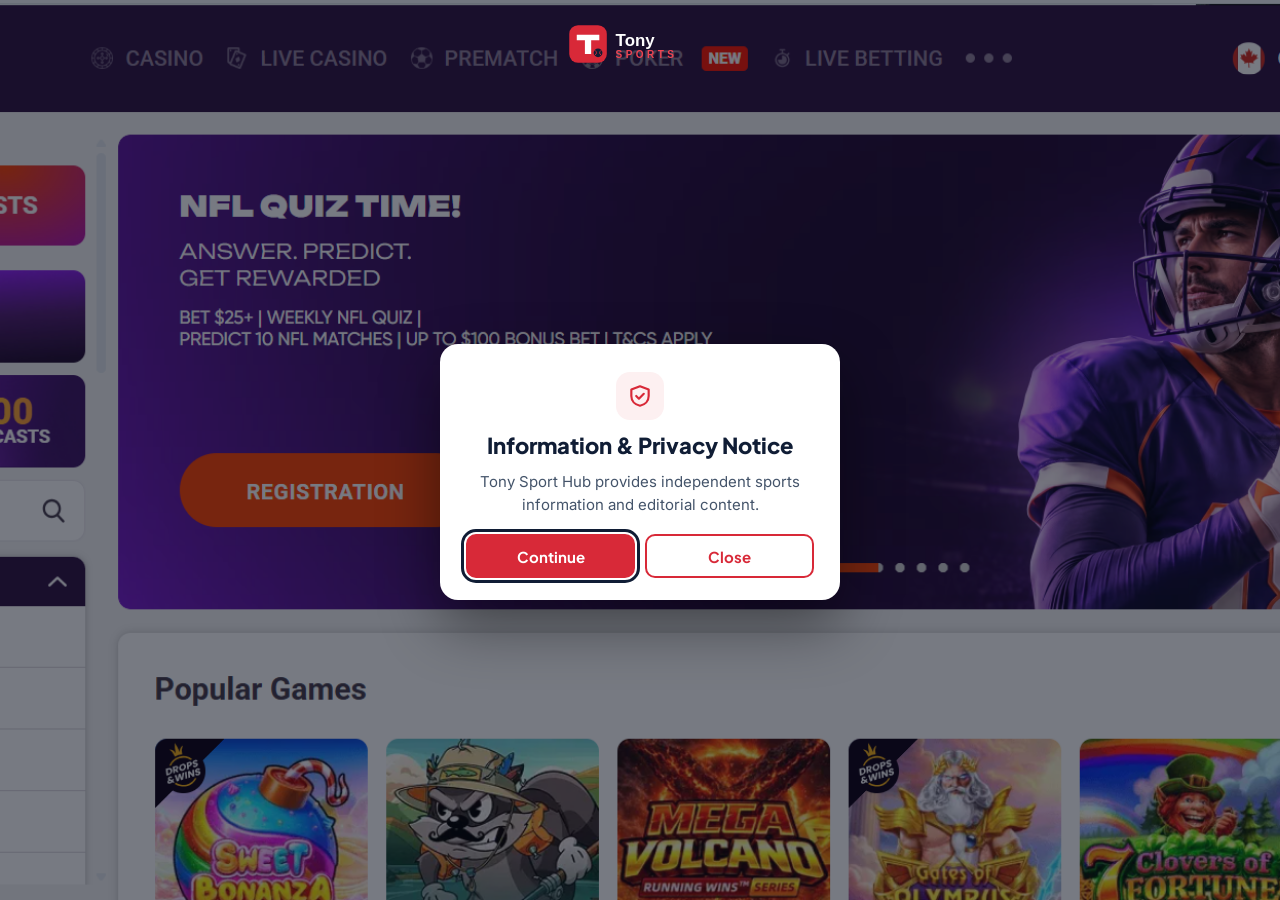
<file: review.html>
<!DOCTYPE html>
<html lang="en-CA">
<head>
<meta charset="utf-8">
<meta name="viewport" content="width=device-width, initial-scale=1">
<title>Information &amp; Privacy Notice | Tony Sport Hub</title>
<meta name="description" content="Review the Tony Sport Hub information and privacy notice, including links to our Privacy Policy and Terms and Conditions.">
<link rel="canonical" href="https://kritikatechbite.github.io/Tonysport/review.html">
<meta property="og:type" content="website"><meta property="og:site_name" content="Tony Sport Hub"><meta property="og:locale" content="en_CA">
<meta property="og:title" content="Information &amp; Privacy Notice | Tony Sport Hub"><meta property="og:description" content="Review the Tony Sport Hub information and privacy notice.">
<meta property="og:url" content="https://kritikatechbite.github.io/Tonysport/review.html"><meta property="og:image" content="https://kritikatechbite.github.io/Tonysport/assets/images/review-desktop.webp">
<meta name="twitter:card" content="summary_large_image"><meta name="twitter:title" content="Information &amp; Privacy Notice | Tony Sport Hub"><meta name="twitter:description" content="Review the Tony Sport Hub information and privacy notice."><meta name="twitter:image" content="https://kritikatechbite.github.io/Tonysport/assets/images/review-desktop.webp">
<meta name="theme-color" content="#0B1426">
<link rel="icon" href="assets/images/favicon.svg" type="image/svg+xml"><link rel="icon" href="assets/images/favicon-32x32.png" sizes="32x32" type="image/png"><link rel="apple-touch-icon" href="assets/images/apple-touch-icon.png">
<link rel="preconnect" href="https://fonts.googleapis.com"><link rel="preconnect" href="https://fonts.gstatic.com" crossorigin>
<link href="https://fonts.googleapis.com/css2?family=Inter:wght@400;500;600&family=Plus+Jakarta+Sans:wght@700;800&display=swap" rel="stylesheet">
<link rel="preload" as="image" href="assets/images/review-desktop.webp" media="(min-width: 1025px)">
<link rel="preload" as="image" href="assets/images/review-tablet.webp" media="(min-width: 641px) and (max-width: 1024px)">
<link rel="preload" as="image" href="assets/images/review-mobile.webp" media="(max-width: 640px)">
<link rel="stylesheet" href="assets/css/review.css">
<script type="application/ld+json">{"@context":"https://schema.org","@type":"WebPage","name":"Information & Privacy Notice","inLanguage":"en-CA","isPartOf":{"@type":"WebSite","name":"Tony Sport Hub"}}</script>
</head>
<body>
<div class="review-bg" role="img" aria-label="Stylized illustration of a stadium with a maple leaf on the field"></div>
<div class="review-wrap">
<a class="review-brand" href="index.html" aria-label="Tony Sport Hub home"><img src="assets/images/logo-white.svg" alt="Tony Sport Hub" width="156" height="40"></a>
<main class="review-center">
<section class="popup" role="dialog" aria-modal="false" aria-labelledby="popup-title" aria-describedby="popup-desc">
<div class="shield"><svg viewBox="0 0 24 24" fill="none" stroke="currentColor" stroke-width="2" stroke-linecap="round" stroke-linejoin="round" aria-hidden="true"><path d="M12 3l8 3v6c0 4.5-3.2 8-8 9-4.8-1-8-4.5-8-9V6z"/><path d="M8.5 12l2.5 2.5L15.5 10"/></svg></div>
<h1 id="popup-title">Information &amp; Privacy Notice</h1>
<p id="popup-desc">Tony Sport Hub provides independent sports information and editorial content. </p>
<div class="popup-actions">
<a class="pbtn primary" href="https://www.google.com/">Continue</a>
<a class="pbtn secondary" href="https://www.google.com/">Close</a>
</div>


</section>
</main>
</div>
<script src="assets/js/review.js" defer></script>
</body>
</html>
</file>
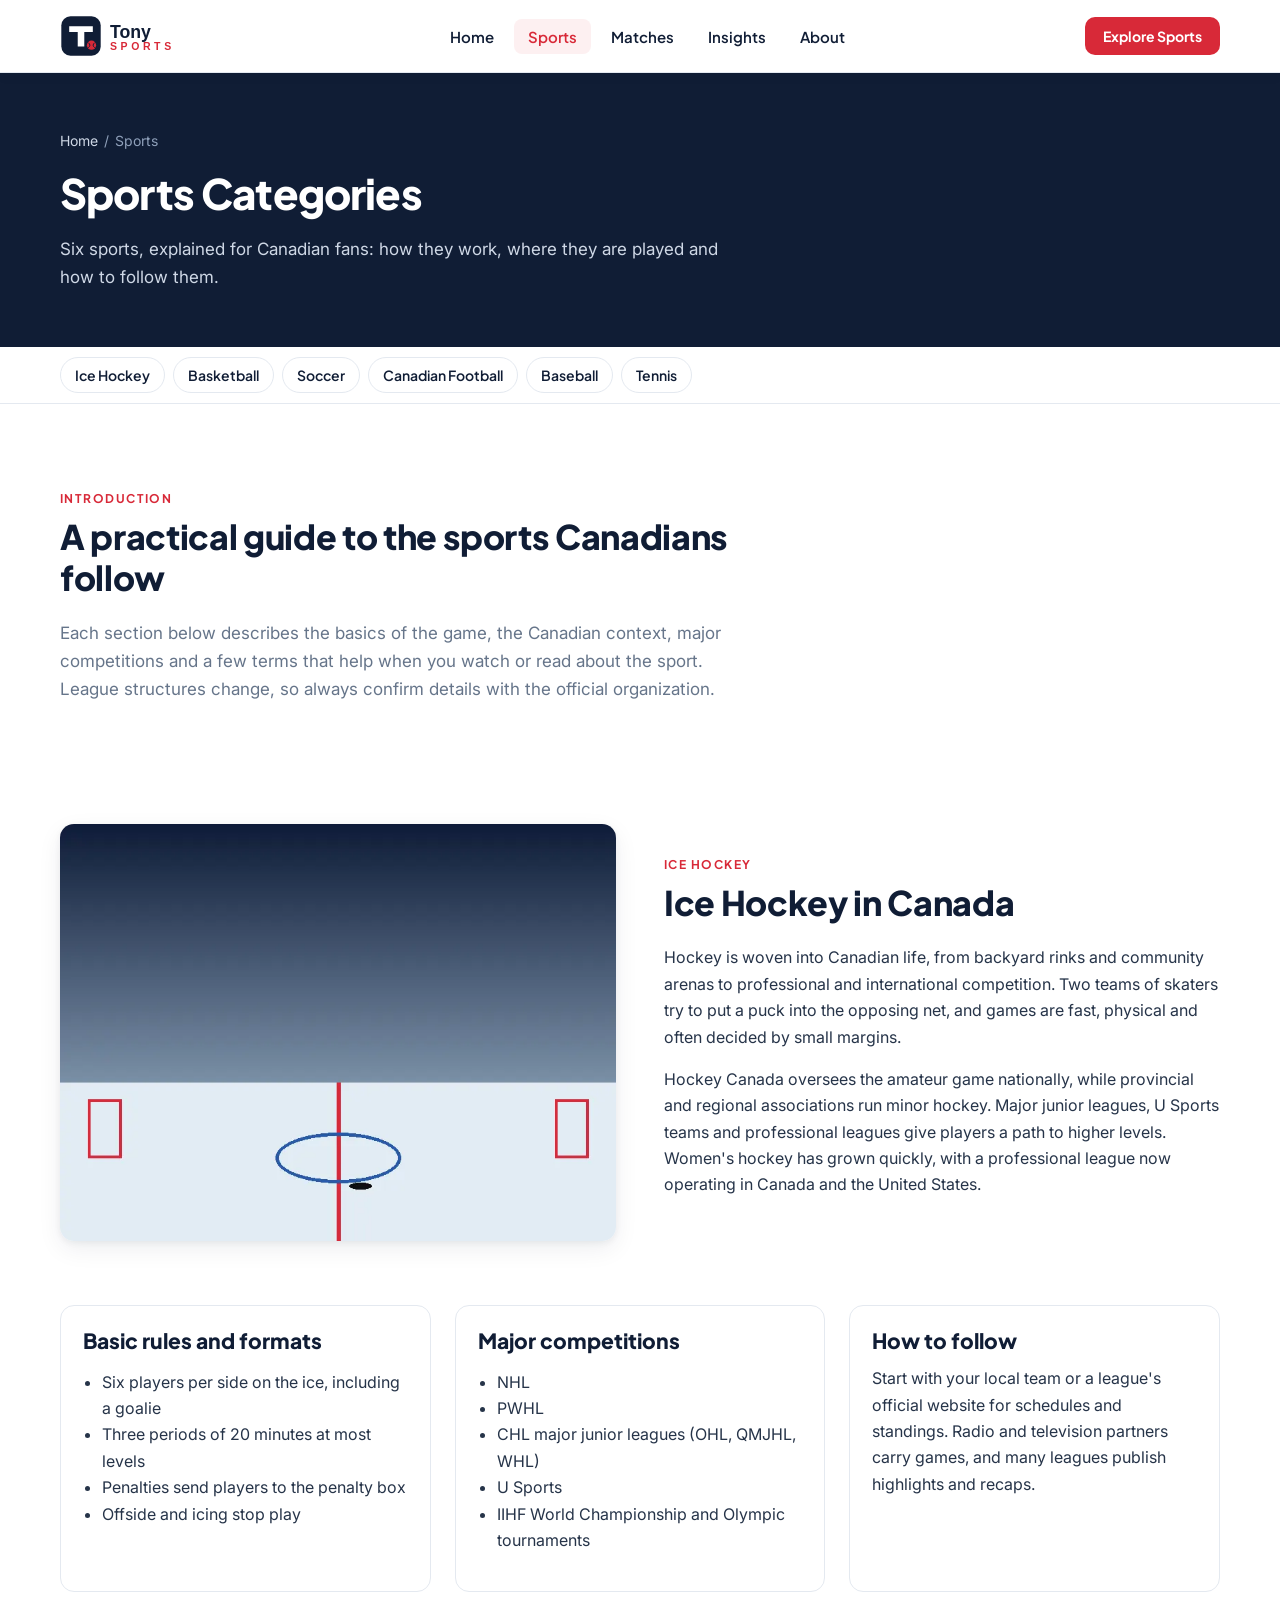
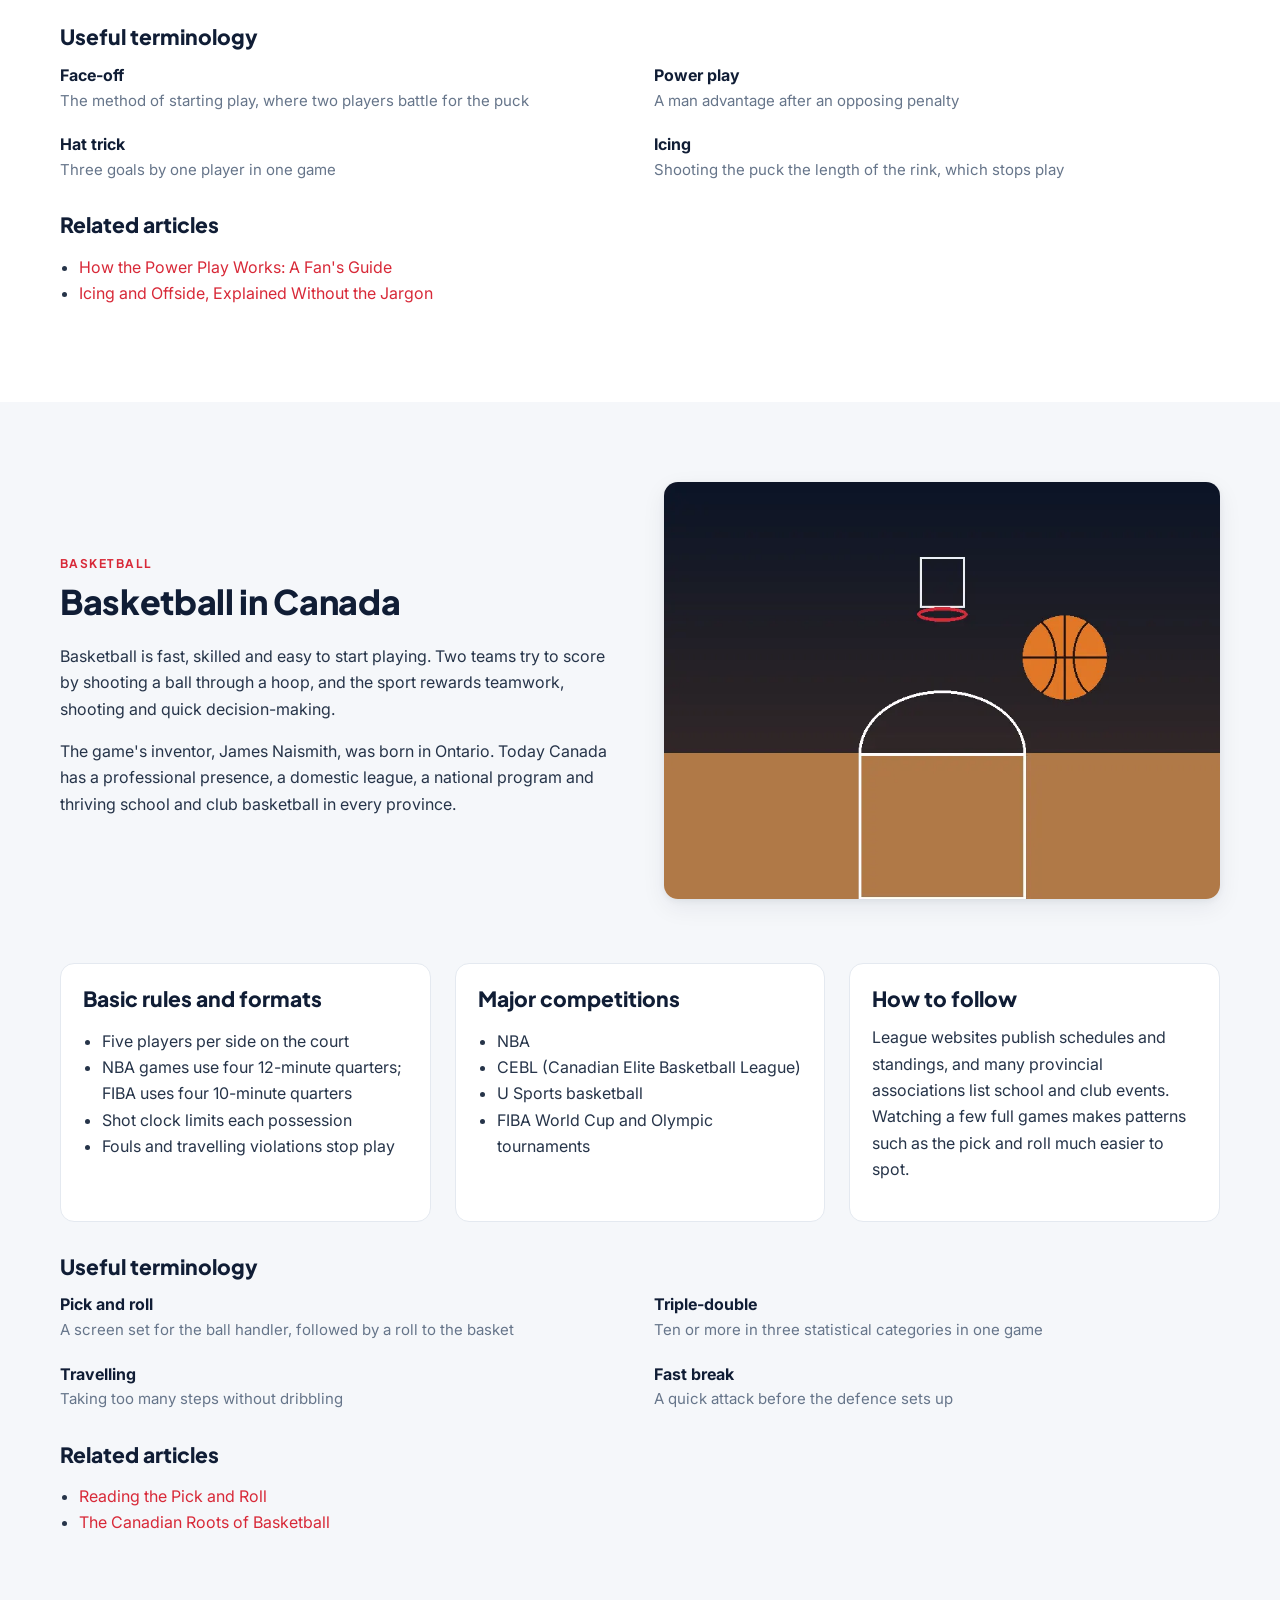
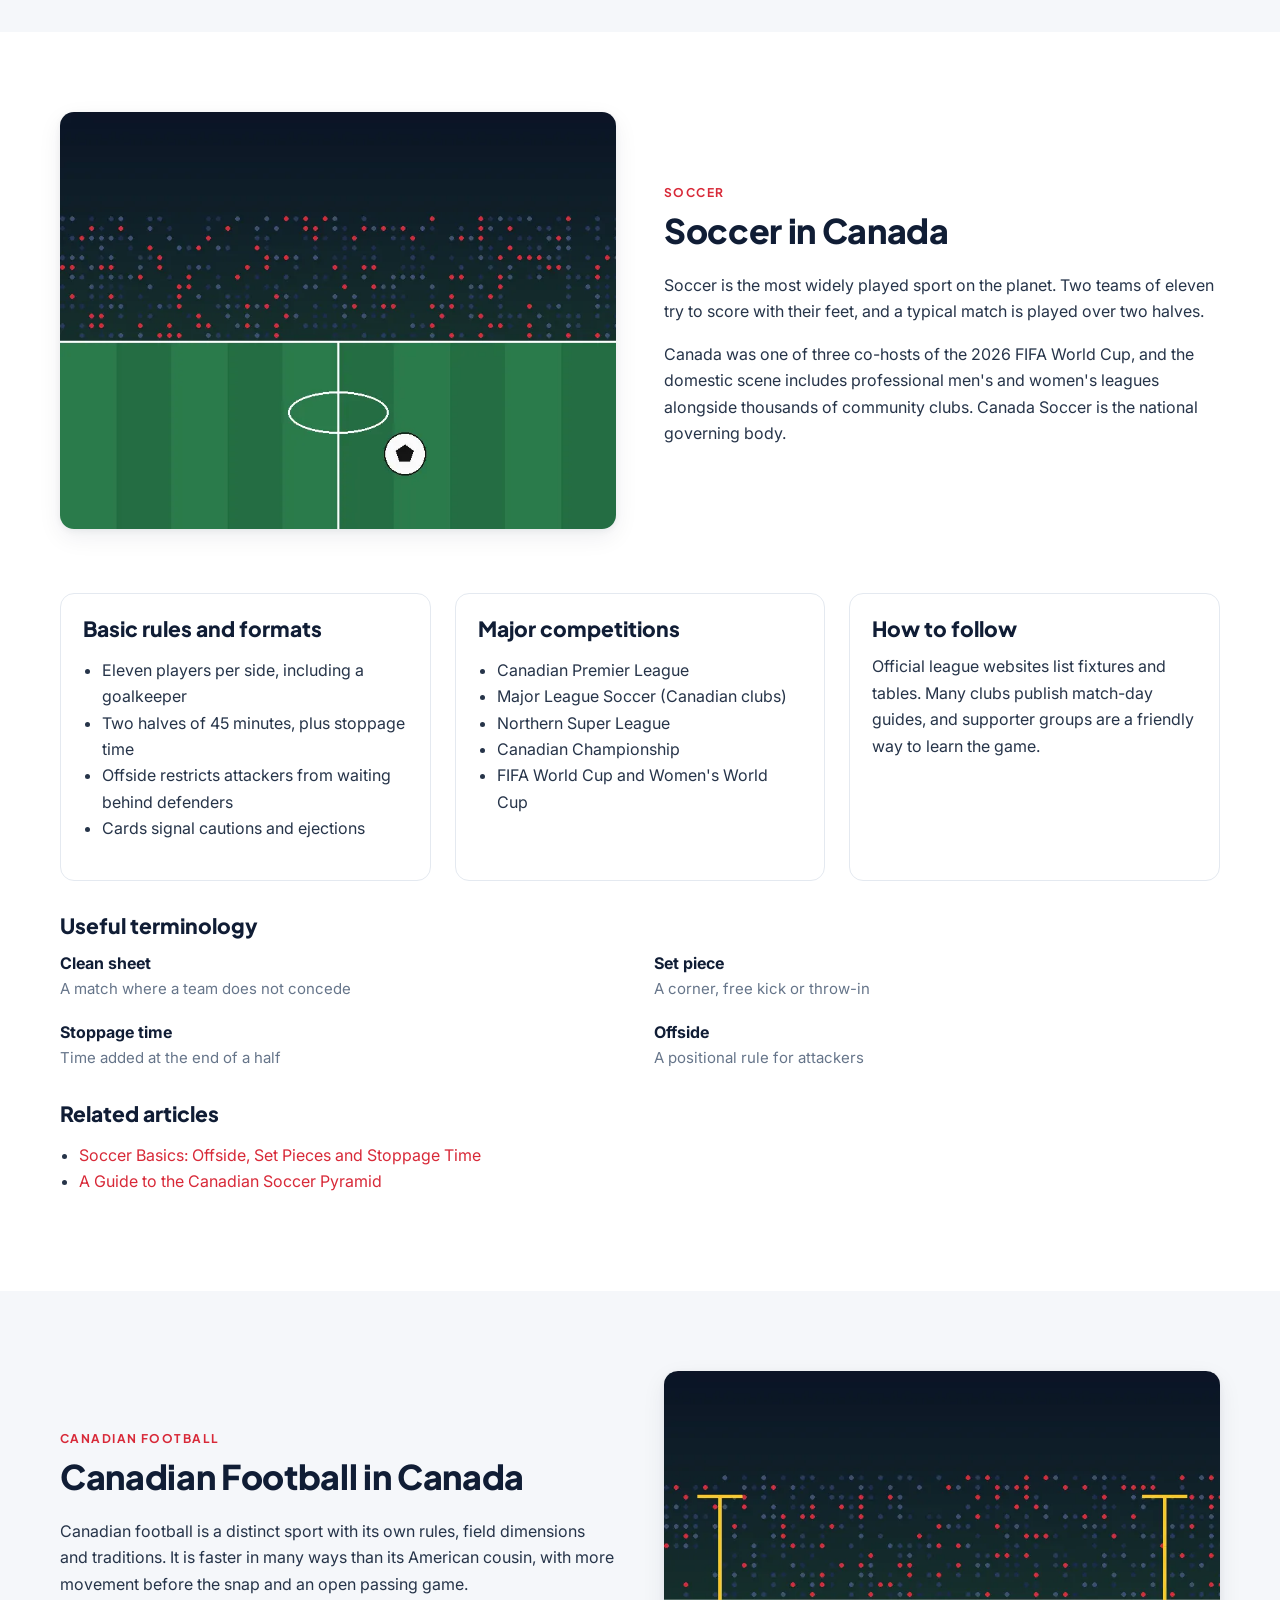
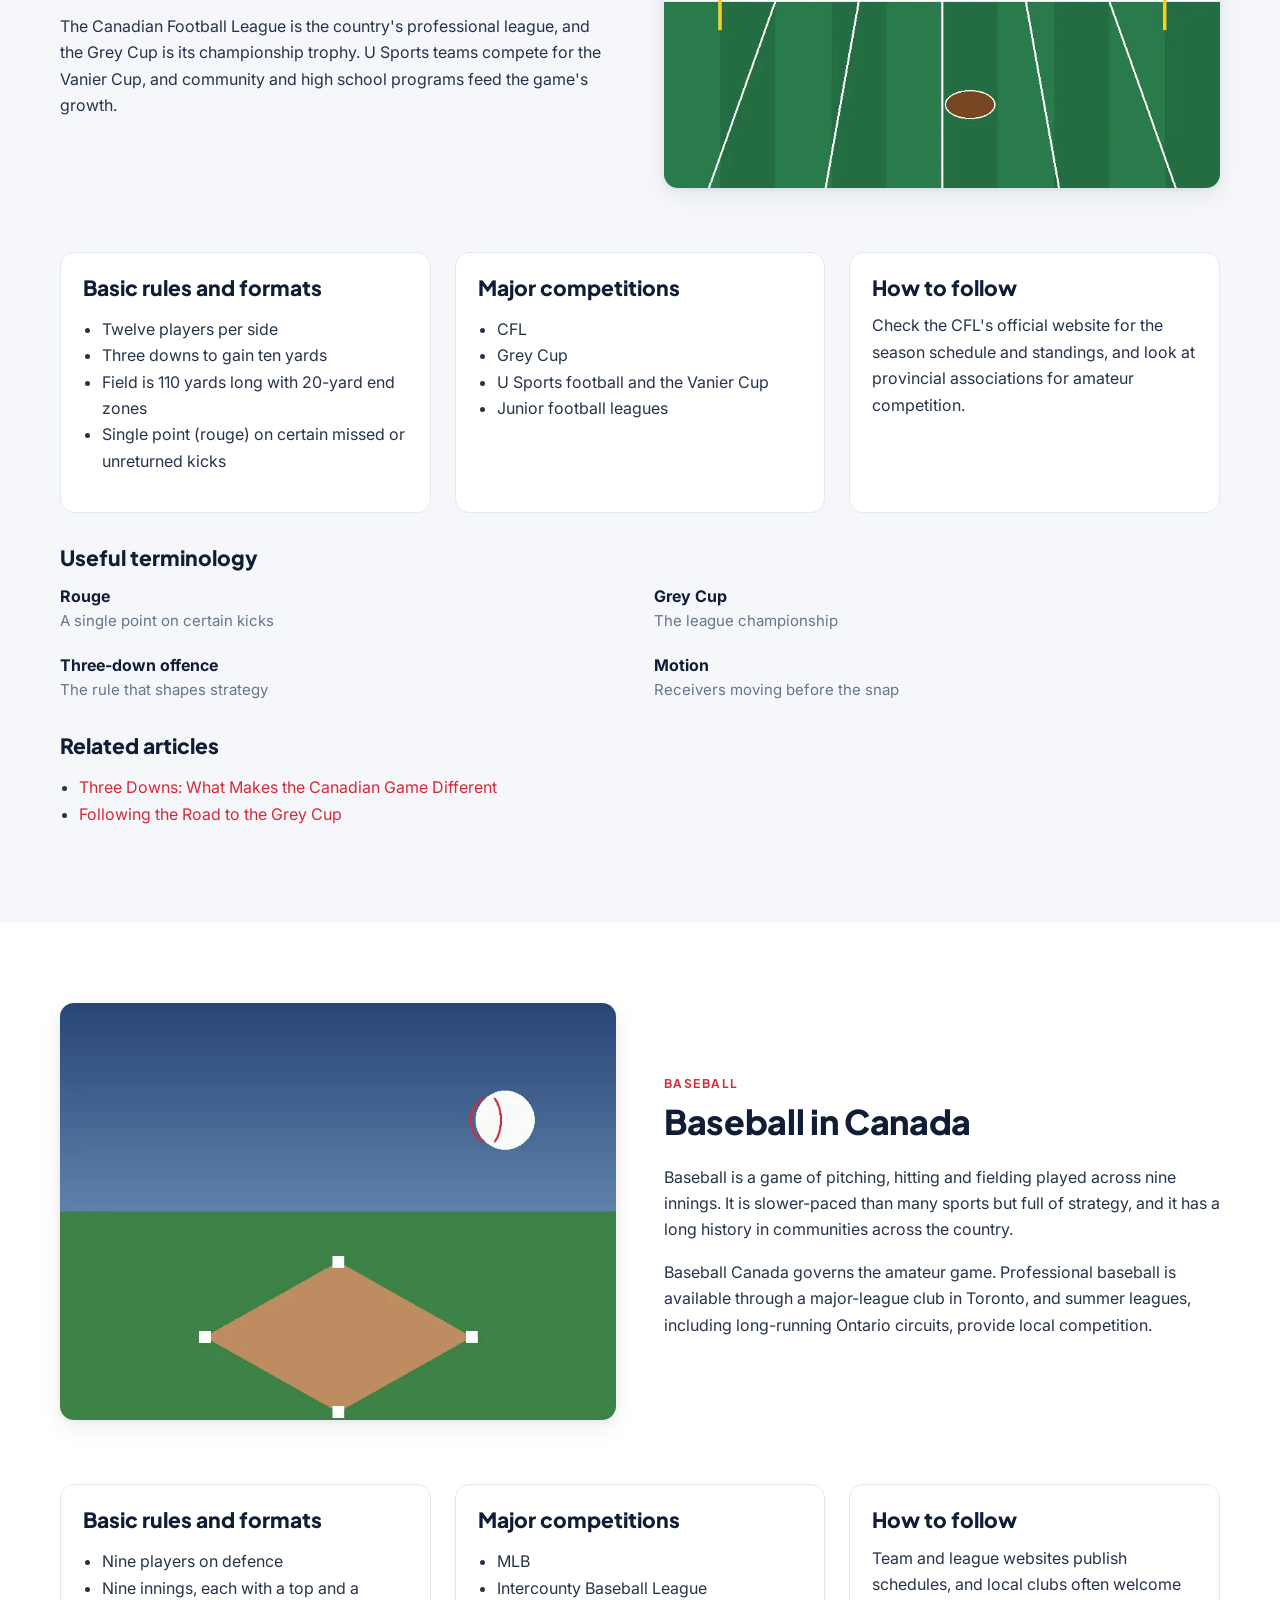
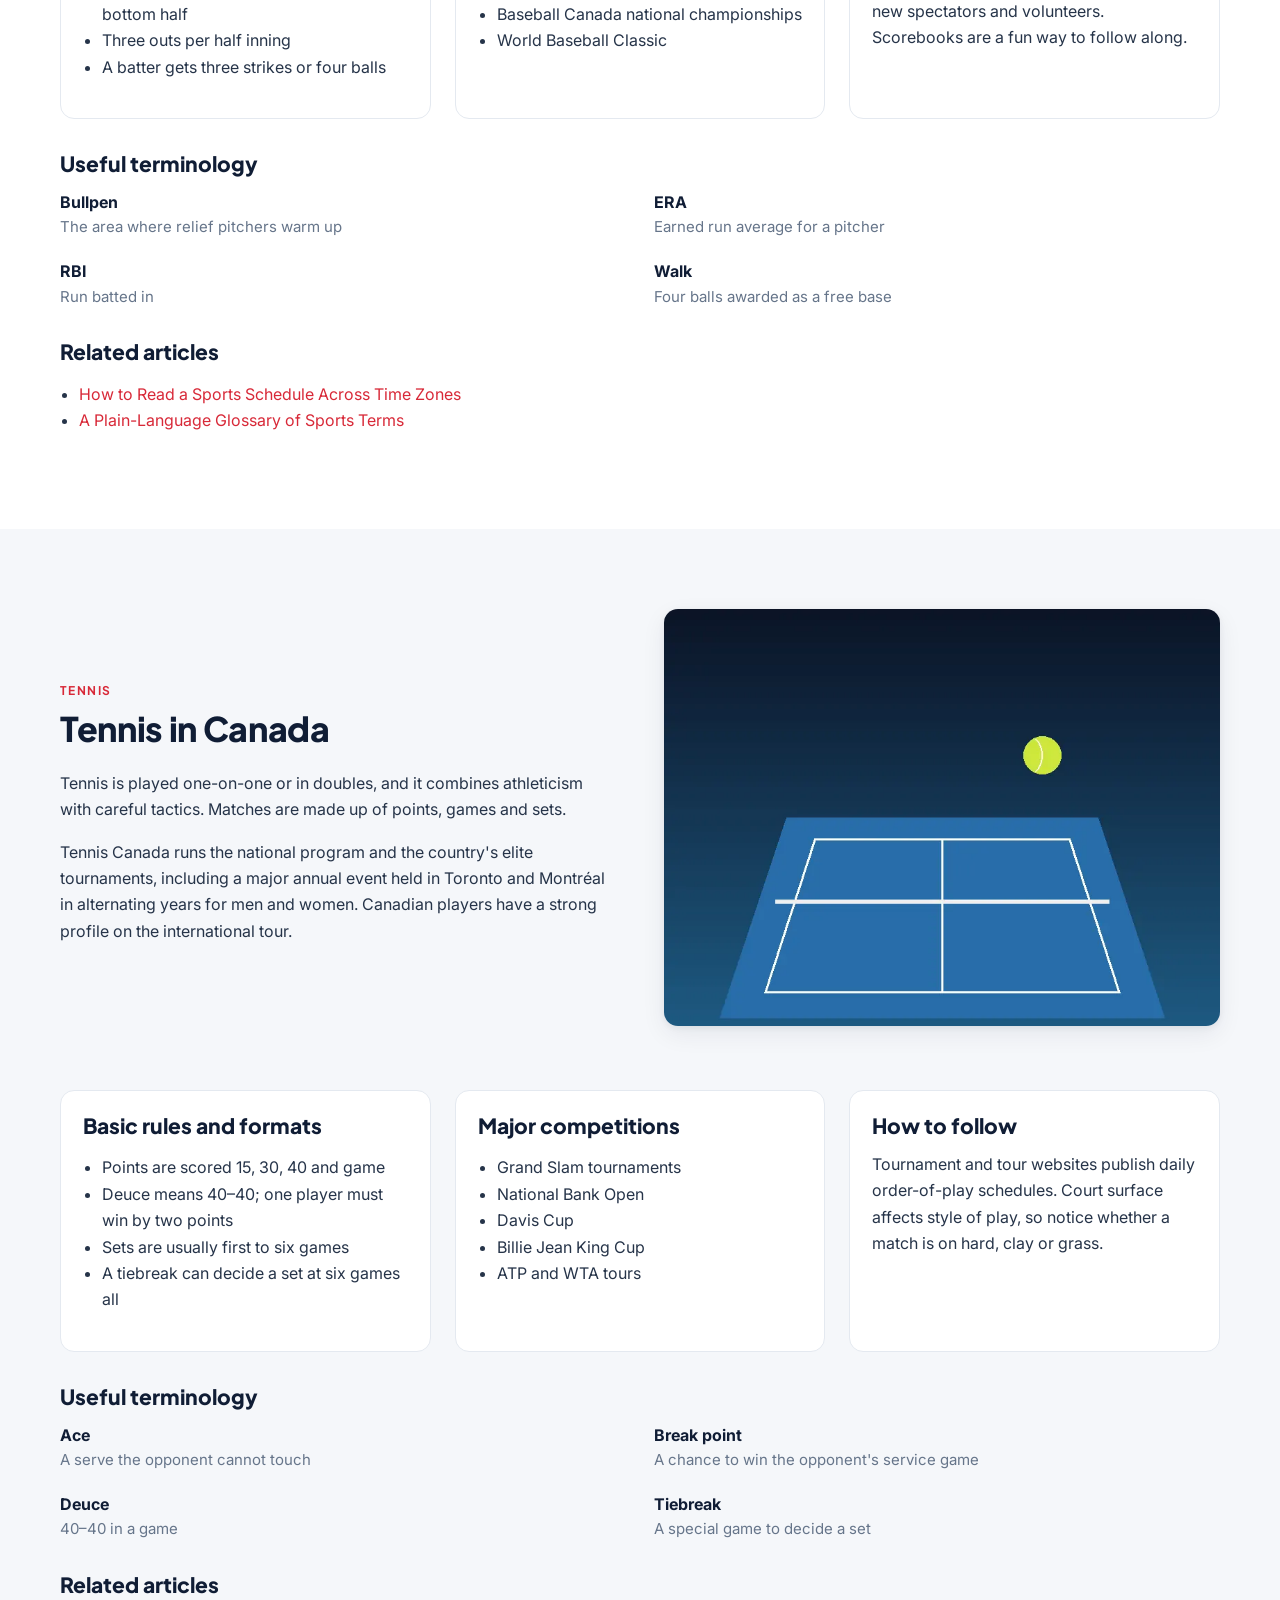
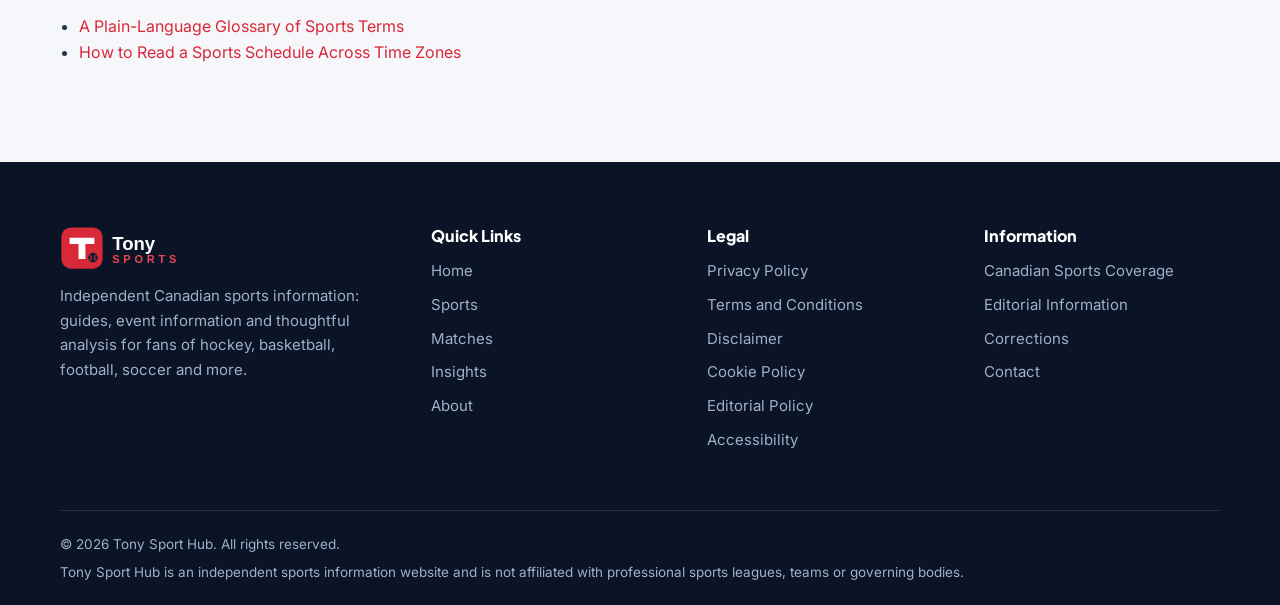
<file: sports.html>
<!DOCTYPE html>
<html lang="en-CA">
<head>
<meta charset="utf-8">
<meta name="viewport" content="width=device-width, initial-scale=1">
<title>Canadian Sports Guides: Hockey, Basketball, Soccer & More | Tony Sport Hub</title>
<meta name="description" content="Guides to ice hockey, basketball, soccer, Canadian football, baseball and tennis, with rules, major competitions, terminology and tips for following each sport in Canada.">
<link rel="canonical" href="https://kritikatechbite.github.io/Tonysport/sports.html">
<meta property="og:type" content="website"><meta property="og:site_name" content="Tony Sport Hub"><meta property="og:locale" content="en_CA">
<meta property="og:title" content="Canadian Sports Guides: Hockey, Basketball, Soccer & More | Tony Sport Hub"><meta property="og:description" content="Guides to ice hockey, basketball, soccer, Canadian football, baseball and tennis, with rules, major competitions, terminology and tips for following each sport in Canada.">
<meta property="og:url" content="https://kritikatechbite.github.io/Tonysport/sports.html"><meta property="og:image" content="https://kritikatechbite.github.io/Tonysport/assets/images/hero.webp">
<meta name="twitter:card" content="summary_large_image"><meta name="twitter:title" content="Canadian Sports Guides: Hockey, Basketball, Soccer & More | Tony Sport Hub"><meta name="twitter:description" content="Guides to ice hockey, basketball, soccer, Canadian football, baseball and tennis, with rules, major competitions, terminology and tips for following each sport in Canada."><meta name="twitter:image" content="https://kritikatechbite.github.io/Tonysport/assets/images/hero.webp">
<meta name="theme-color" content="#101D35">
<link rel="icon" href="assets/images/favicon.svg" type="image/svg+xml"><link rel="icon" href="assets/images/favicon-32x32.png" sizes="32x32" type="image/png"><link rel="apple-touch-icon" href="assets/images/apple-touch-icon.png">
<link rel="preconnect" href="https://fonts.googleapis.com"><link rel="preconnect" href="https://fonts.gstatic.com" crossorigin>
<link href="https://fonts.googleapis.com/css2?family=Inter:wght@400;500;600&family=Plus+Jakarta+Sans:wght@600;700;800&display=swap" rel="stylesheet">
<link rel="stylesheet" href="assets/css/style.css"><link rel="stylesheet" href="assets/css/responsive.css">

<script type="application/ld+json">{"@context":"https://schema.org","@type":"WebSite","name":"Tony Sport Hub","url":"https://kritikatechbite.github.io/Tonysport/","inLanguage":"en-CA","description":"Independent Canadian sports information, guides and analysis."}</script>
</head>
<body>
<a class="skip" href="#main">Skip to main content</a>
<header class="site-header"><div class="container header-inner">
<a class="logo" href="index.html" aria-label="Tony Sport Hub home"><img src="assets/images/logo.svg" alt="Tony Sport Hub" width="156" height="40"></a>
<nav class="main-nav" id="site-nav" aria-label="Main"><ul class="nav-list"><li><a href="index.html">Home</a></li><li><a href="sports.html" aria-current="page">Sports</a></li><li><a href="matches.html">Matches</a></li><li><a href="insights.html">Insights</a></li><li><a href="about.html">About</a></li></ul></nav>
<a class="btn btn-primary btn-sm header-cta" href="sports.html">Explore Sports</a>
<button class="nav-toggle" aria-expanded="false" aria-controls="site-nav" aria-label="Open menu"><span></span></button>
</div></header>
<main id="main"><section class="page-hero"><div class="container"><nav class="breadcrumb" aria-label="Breadcrumb"><a href="index.html">Home</a><span>/</span>Sports</nav><h1>Sports Categories</h1><p>Six sports, explained for Canadian fans: how they work, where they are played and how to follow them.</p></div></section><nav class="subnav" aria-label="Sports"><div class="container"><ul><li><a href="#hockey">Ice Hockey</a></li><li><a href="#basketball">Basketball</a></li><li><a href="#soccer">Soccer</a></li><li><a href="#football">Canadian Football</a></li><li><a href="#baseball">Baseball</a></li><li><a href="#tennis">Tennis</a></li></ul></div></nav><section class="section" style="padding-bottom:0"><div class="container reveal"><div class="section-head"><span class="eyebrow">Introduction</span><h2>A practical guide to the sports Canadians follow</h2><p>Each section below describes the basics of the game, the Canadian context, major competitions and a few terms that help when you watch or read about the sport. League structures change, so always confirm details with the official organization.</p></div></div></section><section class="section" id="hockey"><div class="container">
<div class="split reveal"><div class="split-img"><img src="assets/images/hockey.webp" alt="Illustration representing ice hockey" width="800" height="600" loading="lazy"></div>
<div><span class="eyebrow">Ice Hockey</span><h2>Ice Hockey in Canada</h2><p>Hockey is woven into Canadian life, from backyard rinks and community arenas to professional and international competition. Two teams of skaters try to put a puck into the opposing net, and games are fast, physical and often decided by small margins.</p><p>Hockey Canada oversees the amateur game nationally, while provincial and regional associations run minor hockey. Major junior leagues, U Sports teams and professional leagues give players a path to higher levels. Women's hockey has grown quickly, with a professional league now operating in Canada and the United States.</p></div></div>
<div class="grid g3 reveal"><div class="venue"><h3>Basic rules and formats</h3><ul><li>Six players per side on the ice, including a goalie</li><li>Three periods of 20 minutes at most levels</li><li>Penalties send players to the penalty box</li><li>Offside and icing stop play</li></ul></div><div class="venue"><h3>Major competitions</h3><ul><li>NHL</li><li>PWHL</li><li>CHL major junior leagues (OHL, QMJHL, WHL)</li><li>U Sports</li><li>IIHF World Championship and Olympic tournaments</li></ul></div><div class="venue"><h3>How to follow</h3><p>Start with your local team or a league's official website for schedules and standings. Radio and television partners carry games, and many leagues publish highlights and recaps.</p></div></div>
<h3 style="margin-top:32px">Useful terminology</h3><dl class="term-list"><div><dt>Face-off</dt><dd>The method of starting play, where two players battle for the puck</dd></div><div><dt>Power play</dt><dd>A man advantage after an opposing penalty</dd></div><div><dt>Hat trick</dt><dd>Three goals by one player in one game</dd></div><div><dt>Icing</dt><dd>Shooting the puck the length of the rink, which stops play</dd></div></dl>
<h3 style="margin-top:24px">Related articles</h3><ul><li><a href="insights.html#a-hockey-power-play">How the Power Play Works: A Fan's Guide</a></li><li><a href="insights.html#a-icing-offside">Icing and Offside, Explained Without the Jargon</a></li></ul></div></section><section class="section alt" id="basketball"><div class="container">
<div class="split rev reveal"><div class="split-img"><img src="assets/images/basketball.webp" alt="Illustration representing basketball" width="800" height="600" loading="lazy"></div>
<div><span class="eyebrow">Basketball</span><h2>Basketball in Canada</h2><p>Basketball is fast, skilled and easy to start playing. Two teams try to score by shooting a ball through a hoop, and the sport rewards teamwork, shooting and quick decision-making.</p><p>The game's inventor, James Naismith, was born in Ontario. Today Canada has a professional presence, a domestic league, a national program and thriving school and club basketball in every province.</p></div></div>
<div class="grid g3 reveal"><div class="venue"><h3>Basic rules and formats</h3><ul><li>Five players per side on the court</li><li>NBA games use four 12-minute quarters; FIBA uses four 10-minute quarters</li><li>Shot clock limits each possession</li><li>Fouls and travelling violations stop play</li></ul></div><div class="venue"><h3>Major competitions</h3><ul><li>NBA</li><li>CEBL (Canadian Elite Basketball League)</li><li>U Sports basketball</li><li>FIBA World Cup and Olympic tournaments</li></ul></div><div class="venue"><h3>How to follow</h3><p>League websites publish schedules and standings, and many provincial associations list school and club events. Watching a few full games makes patterns such as the pick and roll much easier to spot.</p></div></div>
<h3 style="margin-top:32px">Useful terminology</h3><dl class="term-list"><div><dt>Pick and roll</dt><dd>A screen set for the ball handler, followed by a roll to the basket</dd></div><div><dt>Triple-double</dt><dd>Ten or more in three statistical categories in one game</dd></div><div><dt>Travelling</dt><dd>Taking too many steps without dribbling</dd></div><div><dt>Fast break</dt><dd>A quick attack before the defence sets up</dd></div></dl>
<h3 style="margin-top:24px">Related articles</h3><ul><li><a href="insights.html#a-basketball-pick-roll">Reading the Pick and Roll</a></li><li><a href="insights.html#a-naismith">The Canadian Roots of Basketball</a></li></ul></div></section><section class="section" id="soccer"><div class="container">
<div class="split reveal"><div class="split-img"><img src="assets/images/soccer.webp" alt="Illustration representing soccer" width="800" height="600" loading="lazy"></div>
<div><span class="eyebrow">Soccer</span><h2>Soccer in Canada</h2><p>Soccer is the most widely played sport on the planet. Two teams of eleven try to score with their feet, and a typical match is played over two halves.</p><p>Canada was one of three co-hosts of the 2026 FIFA World Cup, and the domestic scene includes professional men's and women's leagues alongside thousands of community clubs. Canada Soccer is the national governing body.</p></div></div>
<div class="grid g3 reveal"><div class="venue"><h3>Basic rules and formats</h3><ul><li>Eleven players per side, including a goalkeeper</li><li>Two halves of 45 minutes, plus stoppage time</li><li>Offside restricts attackers from waiting behind defenders</li><li>Cards signal cautions and ejections</li></ul></div><div class="venue"><h3>Major competitions</h3><ul><li>Canadian Premier League</li><li>Major League Soccer (Canadian clubs)</li><li>Northern Super League</li><li>Canadian Championship</li><li>FIFA World Cup and Women's World Cup</li></ul></div><div class="venue"><h3>How to follow</h3><p>Official league websites list fixtures and tables. Many clubs publish match-day guides, and supporter groups are a friendly way to learn the game.</p></div></div>
<h3 style="margin-top:32px">Useful terminology</h3><dl class="term-list"><div><dt>Clean sheet</dt><dd>A match where a team does not concede</dd></div><div><dt>Set piece</dt><dd>A corner, free kick or throw-in</dd></div><div><dt>Stoppage time</dt><dd>Time added at the end of a half</dd></div><div><dt>Offside</dt><dd>A positional rule for attackers</dd></div></dl>
<h3 style="margin-top:24px">Related articles</h3><ul><li><a href="insights.html#a-soccer-offside">Soccer Basics: Offside, Set Pieces and Stoppage Time</a></li><li><a href="insights.html#a-soccer-canada">A Guide to the Canadian Soccer Pyramid</a></li></ul></div></section><section class="section alt" id="football"><div class="container">
<div class="split rev reveal"><div class="split-img"><img src="assets/images/football.webp" alt="Illustration representing canadian football" width="800" height="600" loading="lazy"></div>
<div><span class="eyebrow">Canadian Football</span><h2>Canadian Football in Canada</h2><p>Canadian football is a distinct sport with its own rules, field dimensions and traditions. It is faster in many ways than its American cousin, with more movement before the snap and an open passing game.</p><p>The Canadian Football League is the country's professional league, and the Grey Cup is its championship trophy. U Sports teams compete for the Vanier Cup, and community and high school programs feed the game's growth.</p></div></div>
<div class="grid g3 reveal"><div class="venue"><h3>Basic rules and formats</h3><ul><li>Twelve players per side</li><li>Three downs to gain ten yards</li><li>Field is 110 yards long with 20-yard end zones</li><li>Single point (rouge) on certain missed or unreturned kicks</li></ul></div><div class="venue"><h3>Major competitions</h3><ul><li>CFL</li><li>Grey Cup</li><li>U Sports football and the Vanier Cup</li><li>Junior football leagues</li></ul></div><div class="venue"><h3>How to follow</h3><p>Check the CFL's official website for the season schedule and standings, and look at provincial associations for amateur competition.</p></div></div>
<h3 style="margin-top:32px">Useful terminology</h3><dl class="term-list"><div><dt>Rouge</dt><dd>A single point on certain kicks</dd></div><div><dt>Grey Cup</dt><dd>The league championship</dd></div><div><dt>Three-down offence</dt><dd>The rule that shapes strategy</dd></div><div><dt>Motion</dt><dd>Receivers moving before the snap</dd></div></dl>
<h3 style="margin-top:24px">Related articles</h3><ul><li><a href="insights.html#a-cfl-downs">Three Downs: What Makes the Canadian Game Different</a></li><li><a href="insights.html#a-grey-cup">Following the Road to the Grey Cup</a></li></ul></div></section><section class="section" id="baseball"><div class="container">
<div class="split reveal"><div class="split-img"><img src="assets/images/baseball.webp" alt="Illustration representing baseball" width="800" height="600" loading="lazy"></div>
<div><span class="eyebrow">Baseball</span><h2>Baseball in Canada</h2><p>Baseball is a game of pitching, hitting and fielding played across nine innings. It is slower-paced than many sports but full of strategy, and it has a long history in communities across the country.</p><p>Baseball Canada governs the amateur game. Professional baseball is available through a major-league club in Toronto, and summer leagues, including long-running Ontario circuits, provide local competition.</p></div></div>
<div class="grid g3 reveal"><div class="venue"><h3>Basic rules and formats</h3><ul><li>Nine players on defence</li><li>Nine innings, each with a top and a bottom half</li><li>Three outs per half inning</li><li>A batter gets three strikes or four balls</li></ul></div><div class="venue"><h3>Major competitions</h3><ul><li>MLB</li><li>Intercounty Baseball League</li><li>Baseball Canada national championships</li><li>World Baseball Classic</li></ul></div><div class="venue"><h3>How to follow</h3><p>Team and league websites publish schedules, and local clubs often welcome new spectators and volunteers. Scorebooks are a fun way to follow along.</p></div></div>
<h3 style="margin-top:32px">Useful terminology</h3><dl class="term-list"><div><dt>Bullpen</dt><dd>The area where relief pitchers warm up</dd></div><div><dt>ERA</dt><dd>Earned run average for a pitcher</dd></div><div><dt>RBI</dt><dd>Run batted in</dd></div><div><dt>Walk</dt><dd>Four balls awarded as a free base</dd></div></dl>
<h3 style="margin-top:24px">Related articles</h3><ul><li><a href="insights.html#a-follow-schedules">How to Read a Sports Schedule Across Time Zones</a></li><li><a href="insights.html#a-terms-glossary">A Plain-Language Glossary of Sports Terms</a></li></ul></div></section><section class="section alt" id="tennis"><div class="container">
<div class="split rev reveal"><div class="split-img"><img src="assets/images/tennis.webp" alt="Illustration representing tennis" width="800" height="600" loading="lazy"></div>
<div><span class="eyebrow">Tennis</span><h2>Tennis in Canada</h2><p>Tennis is played one-on-one or in doubles, and it combines athleticism with careful tactics. Matches are made up of points, games and sets.</p><p>Tennis Canada runs the national program and the country's elite tournaments, including a major annual event held in Toronto and Montréal in alternating years for men and women. Canadian players have a strong profile on the international tour.</p></div></div>
<div class="grid g3 reveal"><div class="venue"><h3>Basic rules and formats</h3><ul><li>Points are scored 15, 30, 40 and game</li><li>Deuce means 40–40; one player must win by two points</li><li>Sets are usually first to six games</li><li>A tiebreak can decide a set at six games all</li></ul></div><div class="venue"><h3>Major competitions</h3><ul><li>Grand Slam tournaments</li><li>National Bank Open</li><li>Davis Cup</li><li>Billie Jean King Cup</li><li>ATP and WTA tours</li></ul></div><div class="venue"><h3>How to follow</h3><p>Tournament and tour websites publish daily order-of-play schedules. Court surface affects style of play, so notice whether a match is on hard, clay or grass.</p></div></div>
<h3 style="margin-top:32px">Useful terminology</h3><dl class="term-list"><div><dt>Ace</dt><dd>A serve the opponent cannot touch</dd></div><div><dt>Break point</dt><dd>A chance to win the opponent's service game</dd></div><div><dt>Deuce</dt><dd>40–40 in a game</dd></div><div><dt>Tiebreak</dt><dd>A special game to decide a set</dd></div></dl>
<h3 style="margin-top:24px">Related articles</h3><ul><li><a href="insights.html#a-terms-glossary">A Plain-Language Glossary of Sports Terms</a></li><li><a href="insights.html#a-follow-schedules">How to Read a Sports Schedule Across Time Zones</a></li></ul></div></section></main>
<footer class="site-footer"><div class="container">
<div class="footer-grid">
<div><a class="footer-logo" href="index.html" aria-label="Tony Sport Hub home"><img src="assets/images/logo-white.svg" alt="Tony Sport Hub" width="156" height="40" loading="lazy"></a>
<p>Independent Canadian sports information: guides, event information and thoughtful analysis for fans of hockey, basketball, football, soccer and more.</p></div>
<div><h3>Quick Links</h3><ul><li><a href="index.html">Home</a></li><li><a href="sports.html">Sports</a></li><li><a href="matches.html">Matches</a></li><li><a href="insights.html">Insights</a></li><li><a href="about.html">About</a></li></ul></div>
<div><h3>Legal</h3><ul><li><a href="privacy-policy.html">Privacy Policy</a></li><li><a href="terms-and-conditions.html">Terms and Conditions</a></li><li><a href="disclaimer.html">Disclaimer</a></li><li><a href="cookie-policy.html">Cookie Policy</a></li><li><a href="editorial-policy.html">Editorial Policy</a></li><li><a href="accessibility.html">Accessibility</a></li></ul></div>
<div><h3>Information</h3><ul><li><a href="sports.html">Canadian Sports Coverage</a></li><li><a href="editorial-policy.html">Editorial Information</a></li><li><a href="about.html#corrections">Corrections</a></li><li><a href="about.html#contact">Contact</a></li></ul></div>
</div>
<div class="footer-bottom"><p>&copy; <span class="year">2026</span> Tony Sport Hub. All rights reserved.</p>
<p>Tony Sport Hub is an independent sports information website and is not affiliated with professional sports leagues, teams or governing bodies.</p></div>
</div></footer>
<script src="assets/js/main.js" defer></script>
</body>
</html>
</file>
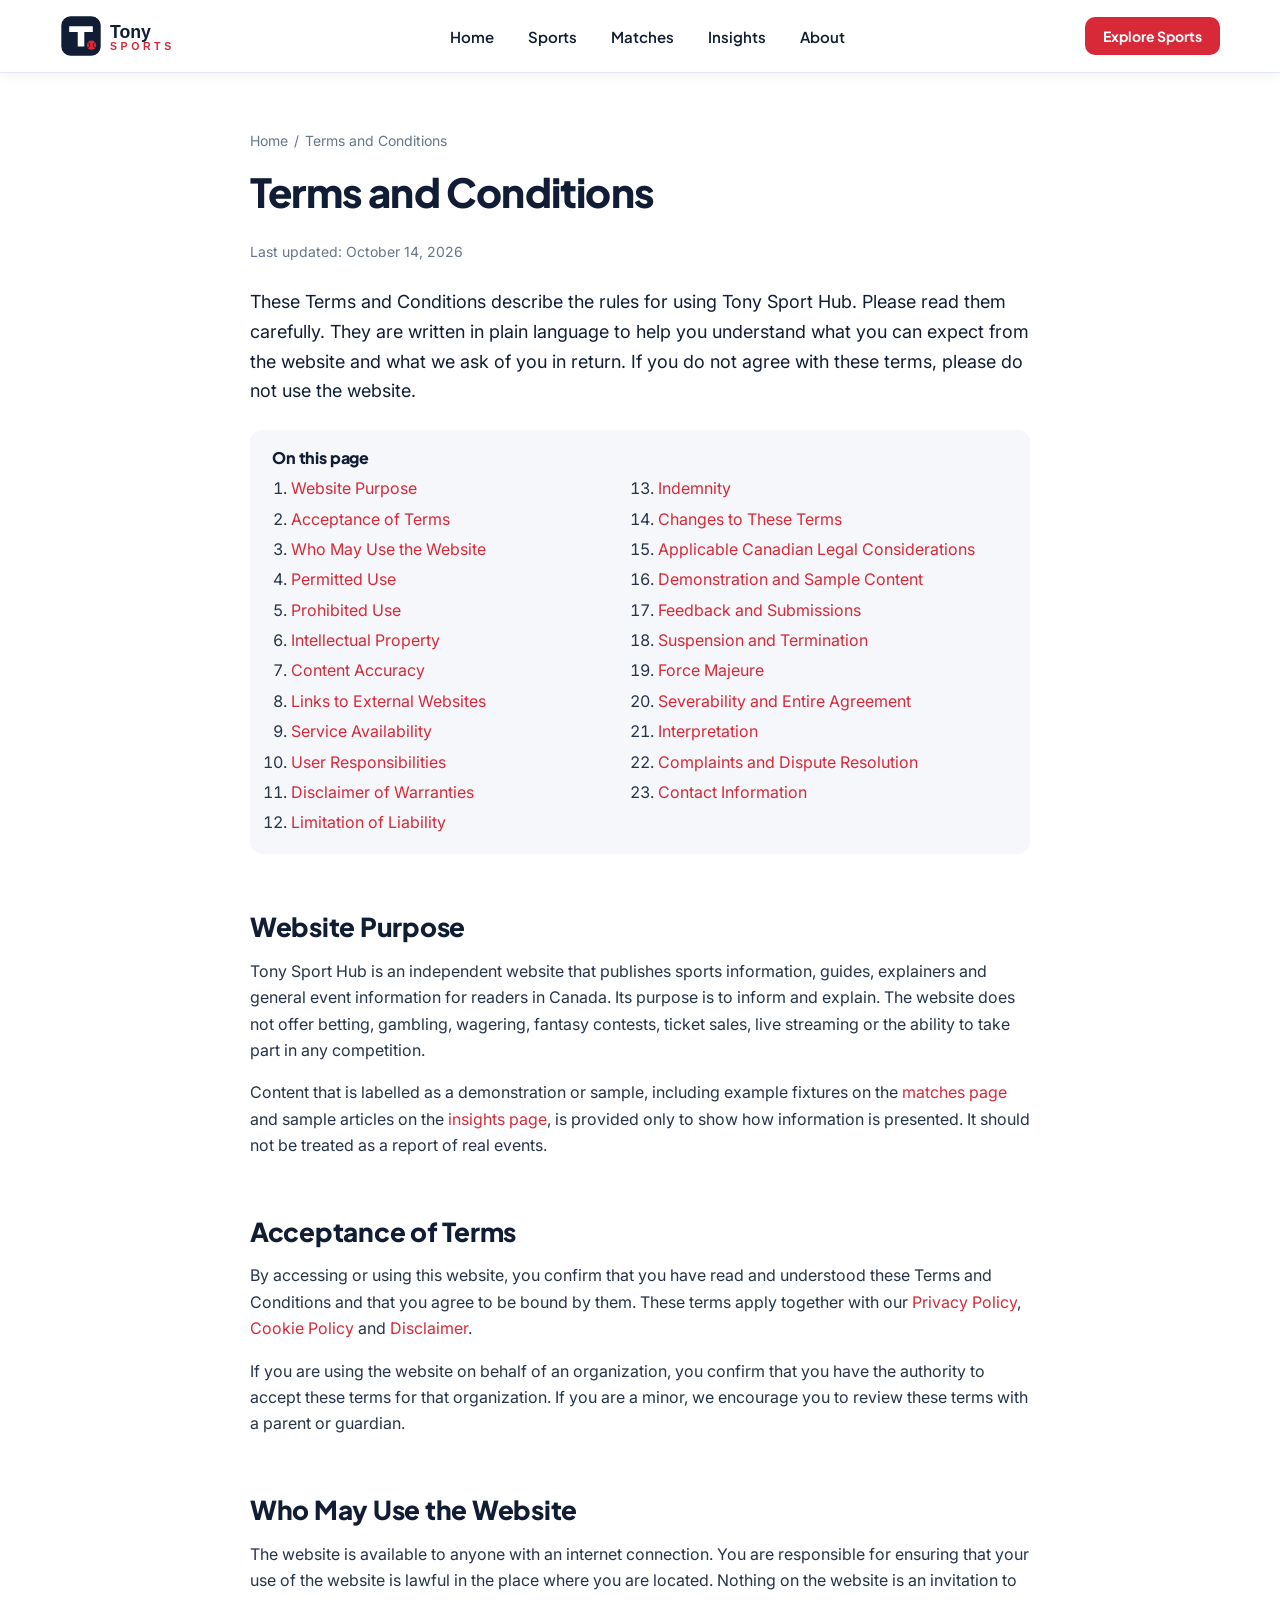
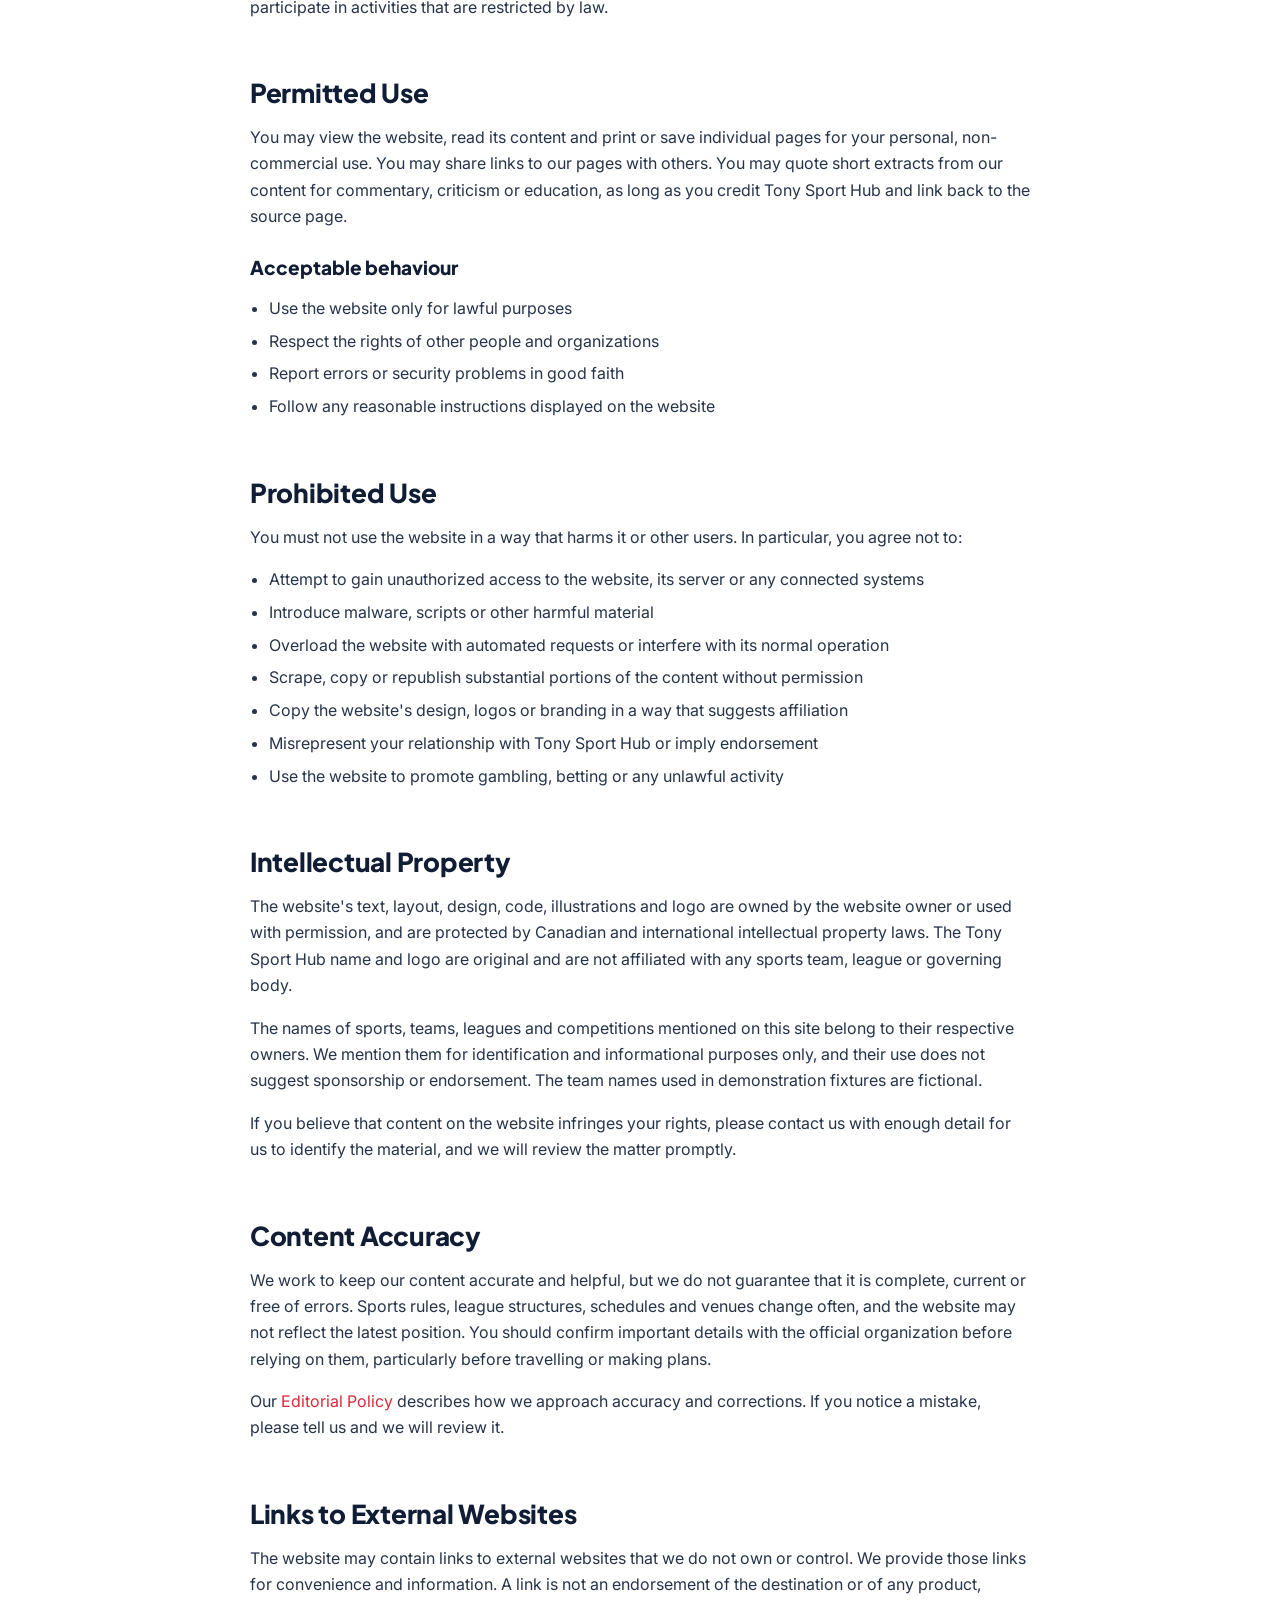
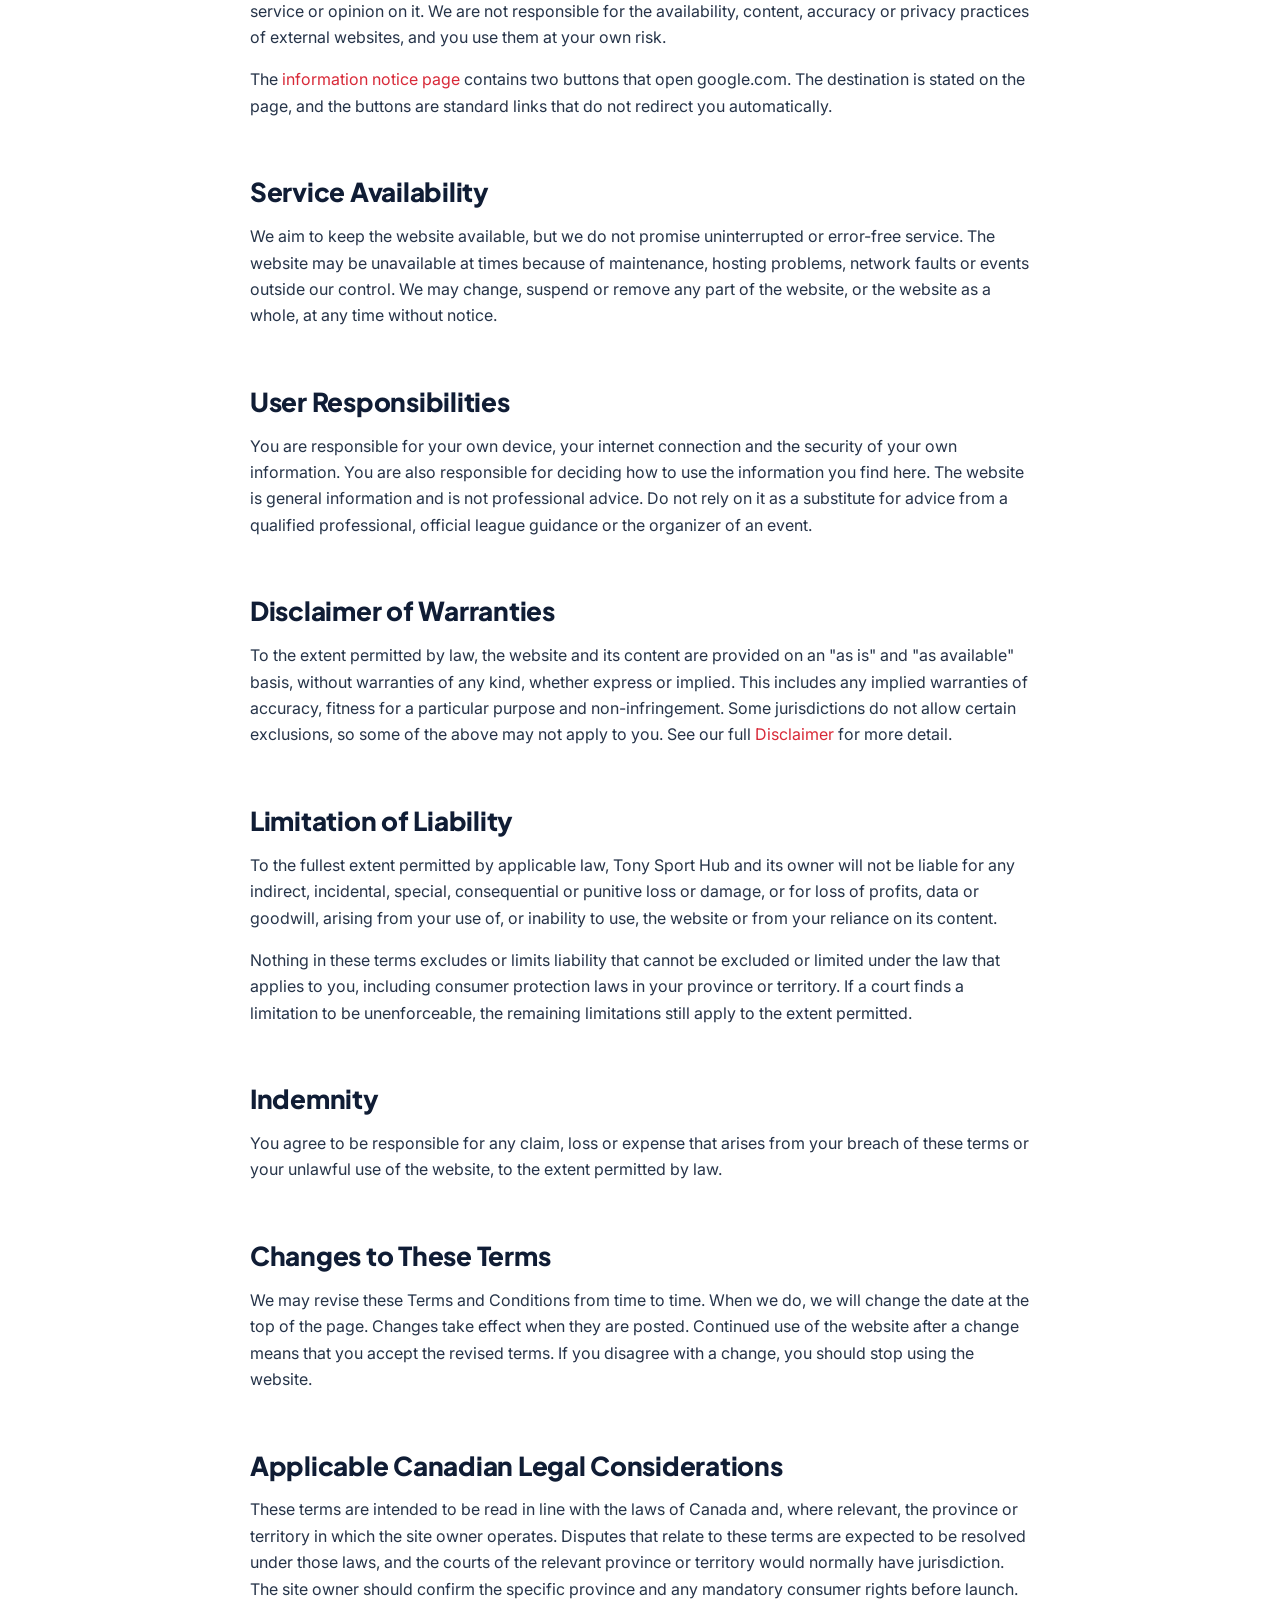
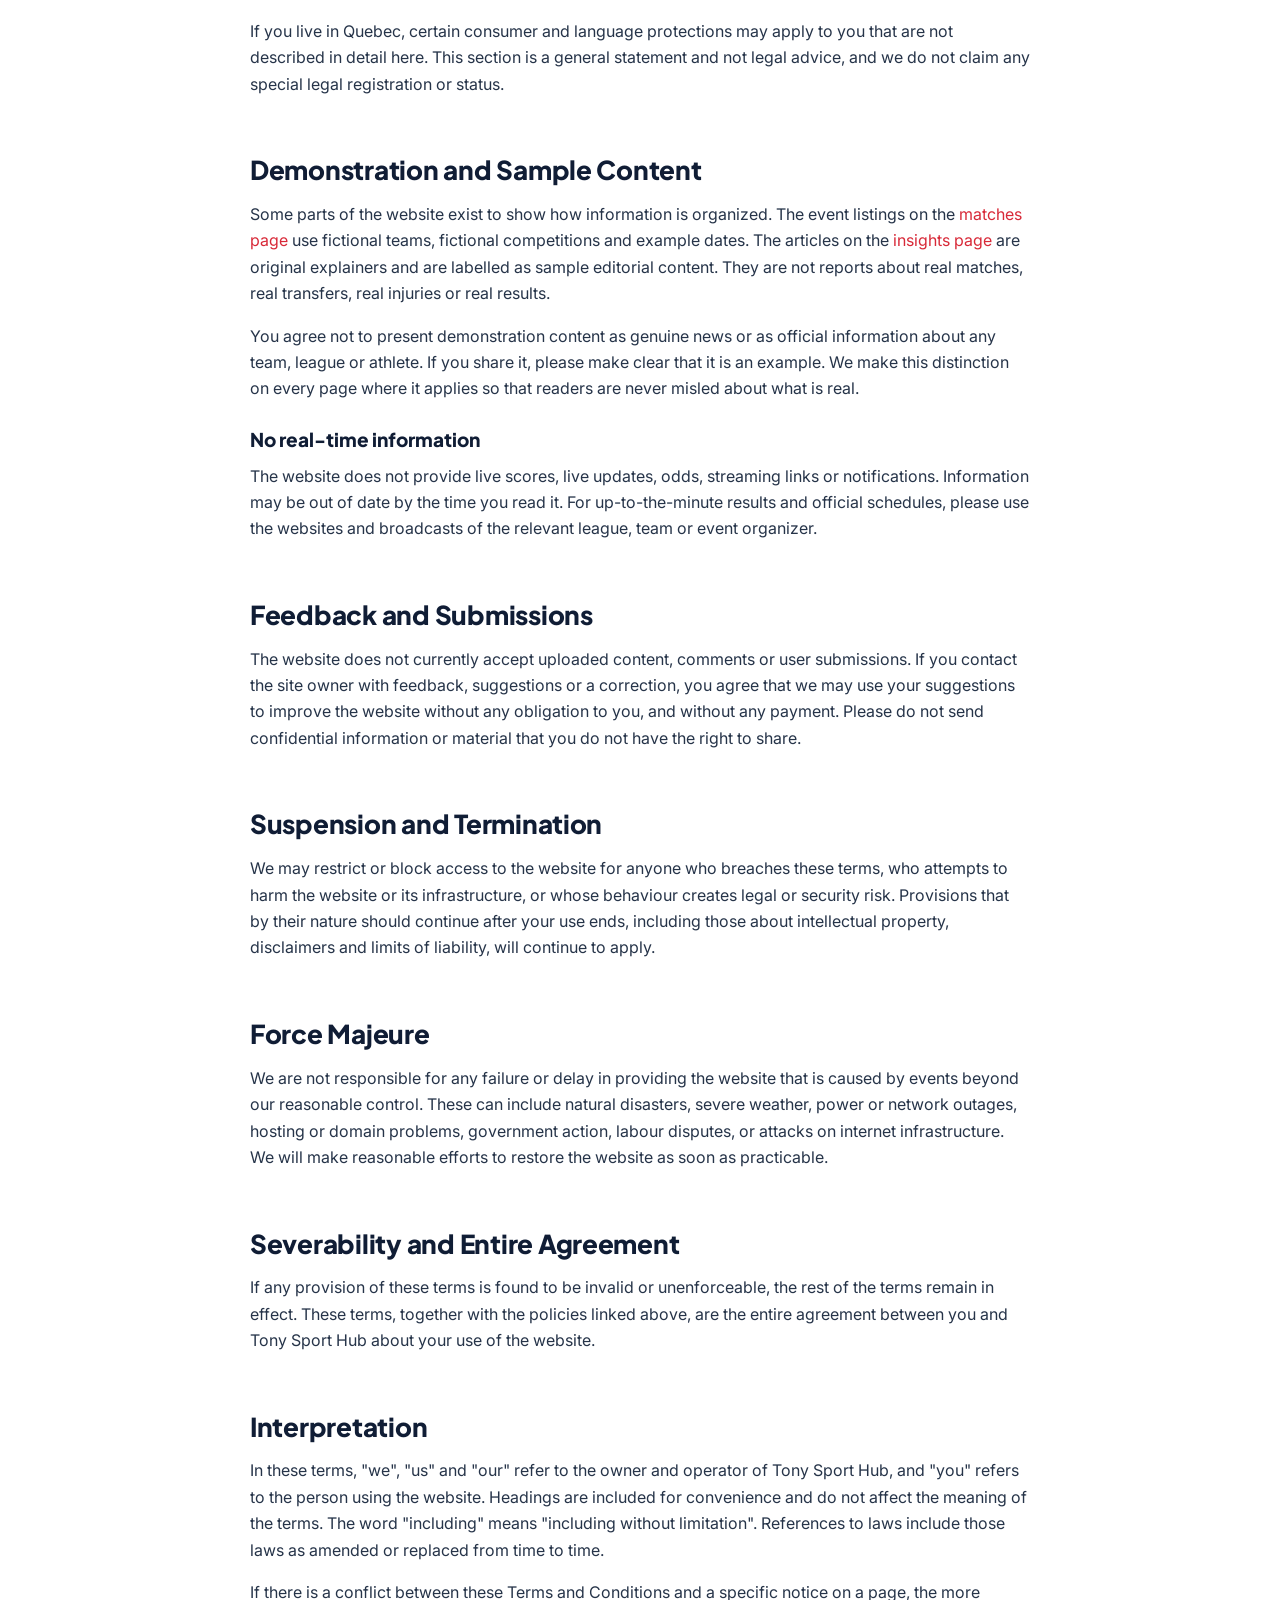
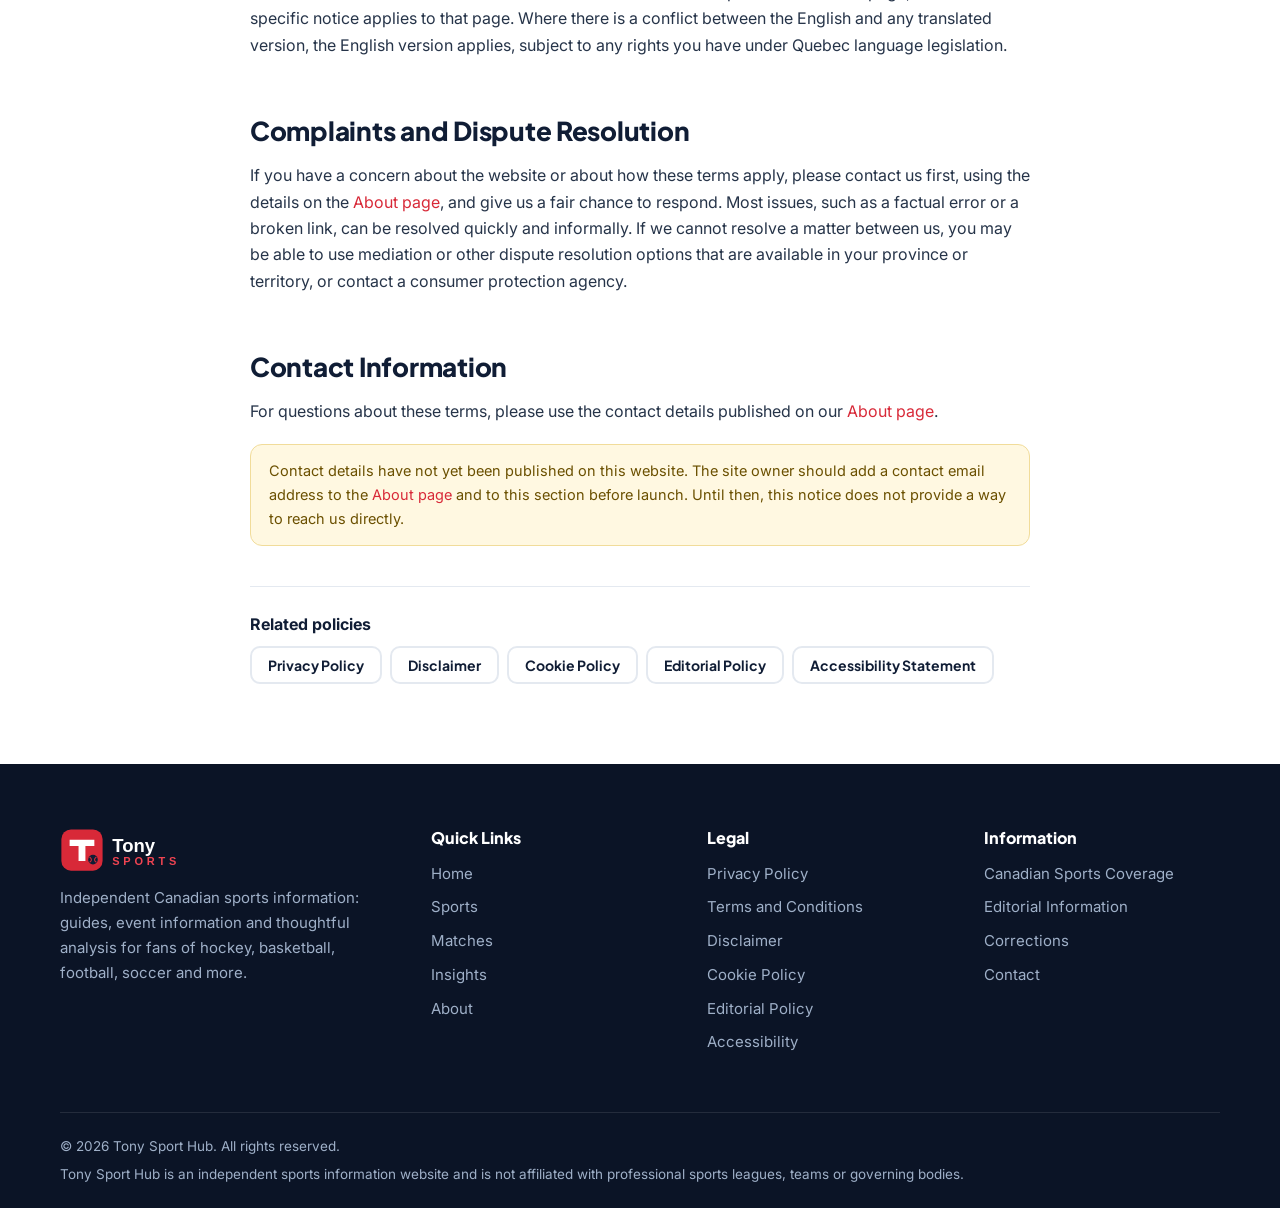
<file: terms-and-conditions.html>
<!DOCTYPE html>
<html lang="en-CA">
<head>
<meta charset="utf-8">
<meta name="viewport" content="width=device-width, initial-scale=1">
<title>Terms and Conditions | Tony Sport Hub</title>
<meta name="description" content="The Terms and Conditions for using Tony Sport Hub, an independent Canadian sports information website, covering permitted use, intellectual property and liability.">
<link rel="canonical" href="https://kritikatechbite.github.io/Tonysport/terms-and-conditions.html">
<meta property="og:type" content="website"><meta property="og:site_name" content="Tony Sport Hub"><meta property="og:locale" content="en_CA">
<meta property="og:title" content="Terms and Conditions | Tony Sport Hub"><meta property="og:description" content="The Terms and Conditions for using Tony Sport Hub, an independent Canadian sports information website, covering permitted use, intellectual property and liability.">
<meta property="og:url" content="https://kritikatechbite.github.io/Tonysport/terms-and-conditions.html"><meta property="og:image" content="https://kritikatechbite.github.io/Tonysport/assets/images/hero.webp">
<meta name="twitter:card" content="summary_large_image"><meta name="twitter:title" content="Terms and Conditions | Tony Sport Hub"><meta name="twitter:description" content="The Terms and Conditions for using Tony Sport Hub, an independent Canadian sports information website, covering permitted use, intellectual property and liability."><meta name="twitter:image" content="https://kritikatechbite.github.io/Tonysport/assets/images/hero.webp">
<meta name="theme-color" content="#101D35">
<link rel="icon" href="assets/images/favicon.svg" type="image/svg+xml"><link rel="icon" href="assets/images/favicon-32x32.png" sizes="32x32" type="image/png"><link rel="apple-touch-icon" href="assets/images/apple-touch-icon.png">
<link rel="preconnect" href="https://fonts.googleapis.com"><link rel="preconnect" href="https://fonts.gstatic.com" crossorigin>
<link href="https://fonts.googleapis.com/css2?family=Inter:wght@400;500;600&family=Plus+Jakarta+Sans:wght@600;700;800&display=swap" rel="stylesheet">
<link rel="stylesheet" href="assets/css/style.css"><link rel="stylesheet" href="assets/css/responsive.css">

<script type="application/ld+json">{"@context":"https://schema.org","@type":"WebSite","name":"Tony Sport Hub","url":"https://kritikatechbite.github.io/Tonysport/","inLanguage":"en-CA","description":"Independent Canadian sports information, guides and analysis."}</script>
</head>
<body>
<a class="skip" href="#main">Skip to main content</a>
<header class="site-header"><div class="container header-inner">
<a class="logo" href="index.html" aria-label="Tony Sport Hub home"><img src="assets/images/logo.svg" alt="Tony Sport Hub" width="156" height="40"></a>
<nav class="main-nav" id="site-nav" aria-label="Main"><ul class="nav-list"><li><a href="index.html">Home</a></li><li><a href="sports.html">Sports</a></li><li><a href="matches.html">Matches</a></li><li><a href="insights.html">Insights</a></li><li><a href="about.html">About</a></li></ul></nav>
<a class="btn btn-primary btn-sm header-cta" href="sports.html">Explore Sports</a>
<button class="nav-toggle" aria-expanded="false" aria-controls="site-nav" aria-label="Open menu"><span></span></button>
</div></header>
<main id="main"><article class="legal"><nav class="breadcrumb" aria-label="Breadcrumb"><a href="index.html">Home</a><span>/</span>Terms and Conditions</nav>
<h1>Terms and Conditions</h1><p class="updated">Last updated: October 14, 2026</p><p class="intro">These Terms and Conditions describe the rules for using Tony Sport Hub. Please read them carefully. They are written in plain language to help you understand what you can expect from the website and what we ask of you in return. If you do not agree with these terms, please do not use the website.</p>
<nav class="toc" aria-label="On this page"><h2>On this page</h2><ol><li><a href="#website-purpose">Website Purpose</a></li><li><a href="#acceptance-of-terms">Acceptance of Terms</a></li><li><a href="#who-may-use-the-website">Who May Use the Website</a></li><li><a href="#permitted-use">Permitted Use</a></li><li><a href="#prohibited-use">Prohibited Use</a></li><li><a href="#intellectual-property">Intellectual Property</a></li><li><a href="#content-accuracy">Content Accuracy</a></li><li><a href="#links-to-external-websites">Links to External Websites</a></li><li><a href="#service-availability">Service Availability</a></li><li><a href="#user-responsibilities">User Responsibilities</a></li><li><a href="#disclaimer-of-warranties">Disclaimer of Warranties</a></li><li><a href="#limitation-of-liability">Limitation of Liability</a></li><li><a href="#indemnity">Indemnity</a></li><li><a href="#changes-to-these-terms">Changes to These Terms</a></li><li><a href="#applicable-canadian-legal-considerations">Applicable Canadian Legal Considerations</a></li><li><a href="#demonstration-and-sample-content">Demonstration and Sample Content</a></li><li><a href="#feedback-and-submissions">Feedback and Submissions</a></li><li><a href="#suspension-and-termination">Suspension and Termination</a></li><li><a href="#force-majeure">Force Majeure</a></li><li><a href="#severability-and-entire-agreement">Severability and Entire Agreement</a></li><li><a href="#interpretation">Interpretation</a></li><li><a href="#complaints-and-dispute-resolution">Complaints and Dispute Resolution</a></li><li><a href="#contact-information">Contact Information</a></li></ol></nav>
<h2 id="website-purpose">Website Purpose</h2><p>Tony Sport Hub is an independent website that publishes sports information, guides, explainers and general event information for readers in Canada. Its purpose is to inform and explain. The website does not offer betting, gambling, wagering, fantasy contests, ticket sales, live streaming or the ability to take part in any competition.</p><p>Content that is labelled as a demonstration or sample, including example fixtures on the <a href="matches.html">matches page</a> and sample articles on the <a href="insights.html">insights page</a>, is provided only to show how information is presented. It should not be treated as a report of real events.</p><h2 id="acceptance-of-terms">Acceptance of Terms</h2><p>By accessing or using this website, you confirm that you have read and understood these Terms and Conditions and that you agree to be bound by them. These terms apply together with our <a href="privacy-policy.html">Privacy Policy</a>, <a href="cookie-policy.html">Cookie Policy</a> and <a href="disclaimer.html">Disclaimer</a>.</p><p>If you are using the website on behalf of an organization, you confirm that you have the authority to accept these terms for that organization. If you are a minor, we encourage you to review these terms with a parent or guardian.</p><h2 id="who-may-use-the-website">Who May Use the Website</h2><p>The website is available to anyone with an internet connection. You are responsible for ensuring that your use of the website is lawful in the place where you are located. Nothing on the website is an invitation to participate in activities that are restricted by law.</p><h2 id="permitted-use">Permitted Use</h2><p>You may view the website, read its content and print or save individual pages for your personal, non-commercial use. You may share links to our pages with others. You may quote short extracts from our content for commentary, criticism or education, as long as you credit Tony Sport Hub and link back to the source page.</p><h3>Acceptable behaviour</h3><ul><li>Use the website only for lawful purposes</li><li>Respect the rights of other people and organizations</li><li>Report errors or security problems in good faith</li><li>Follow any reasonable instructions displayed on the website</li></ul><h2 id="prohibited-use">Prohibited Use</h2><p>You must not use the website in a way that harms it or other users. In particular, you agree not to:</p><ul><li>Attempt to gain unauthorized access to the website, its server or any connected systems</li><li>Introduce malware, scripts or other harmful material</li><li>Overload the website with automated requests or interfere with its normal operation</li><li>Scrape, copy or republish substantial portions of the content without permission</li><li>Copy the website's design, logos or branding in a way that suggests affiliation</li><li>Misrepresent your relationship with Tony Sport Hub or imply endorsement</li><li>Use the website to promote gambling, betting or any unlawful activity</li></ul><h2 id="intellectual-property">Intellectual Property</h2><p>The website's text, layout, design, code, illustrations and logo are owned by the website owner or used with permission, and are protected by Canadian and international intellectual property laws. The Tony Sport Hub name and logo are original and are not affiliated with any sports team, league or governing body.</p><p>The names of sports, teams, leagues and competitions mentioned on this site belong to their respective owners. We mention them for identification and informational purposes only, and their use does not suggest sponsorship or endorsement. The team names used in demonstration fixtures are fictional.</p><p>If you believe that content on the website infringes your rights, please contact us with enough detail for us to identify the material, and we will review the matter promptly.</p><h2 id="content-accuracy">Content Accuracy</h2><p>We work to keep our content accurate and helpful, but we do not guarantee that it is complete, current or free of errors. Sports rules, league structures, schedules and venues change often, and the website may not reflect the latest position. You should confirm important details with the official organization before relying on them, particularly before travelling or making plans.</p><p>Our <a href="editorial-policy.html">Editorial Policy</a> describes how we approach accuracy and corrections. If you notice a mistake, please tell us and we will review it.</p><h2 id="links-to-external-websites">Links to External Websites</h2><p>The website may contain links to external websites that we do not own or control. We provide those links for convenience and information. A link is not an endorsement of the destination or of any product, service or opinion on it. We are not responsible for the availability, content, accuracy or privacy practices of external websites, and you use them at your own risk.</p><p>The <a href="review.html">information notice page</a> contains two buttons that open google.com. The destination is stated on the page, and the buttons are standard links that do not redirect you automatically.</p><h2 id="service-availability">Service Availability</h2><p>We aim to keep the website available, but we do not promise uninterrupted or error-free service. The website may be unavailable at times because of maintenance, hosting problems, network faults or events outside our control. We may change, suspend or remove any part of the website, or the website as a whole, at any time without notice.</p><h2 id="user-responsibilities">User Responsibilities</h2><p>You are responsible for your own device, your internet connection and the security of your own information. You are also responsible for deciding how to use the information you find here. The website is general information and is not professional advice. Do not rely on it as a substitute for advice from a qualified professional, official league guidance or the organizer of an event.</p><h2 id="disclaimer-of-warranties">Disclaimer of Warranties</h2><p>To the extent permitted by law, the website and its content are provided on an "as is" and "as available" basis, without warranties of any kind, whether express or implied. This includes any implied warranties of accuracy, fitness for a particular purpose and non-infringement. Some jurisdictions do not allow certain exclusions, so some of the above may not apply to you. See our full <a href="disclaimer.html">Disclaimer</a> for more detail.</p><h2 id="limitation-of-liability">Limitation of Liability</h2><p>To the fullest extent permitted by applicable law, Tony Sport Hub and its owner will not be liable for any indirect, incidental, special, consequential or punitive loss or damage, or for loss of profits, data or goodwill, arising from your use of, or inability to use, the website or from your reliance on its content.</p><p>Nothing in these terms excludes or limits liability that cannot be excluded or limited under the law that applies to you, including consumer protection laws in your province or territory. If a court finds a limitation to be unenforceable, the remaining limitations still apply to the extent permitted.</p><h2 id="indemnity">Indemnity</h2><p>You agree to be responsible for any claim, loss or expense that arises from your breach of these terms or your unlawful use of the website, to the extent permitted by law.</p><h2 id="changes-to-these-terms">Changes to These Terms</h2><p>We may revise these Terms and Conditions from time to time. When we do, we will change the date at the top of the page. Changes take effect when they are posted. Continued use of the website after a change means that you accept the revised terms. If you disagree with a change, you should stop using the website.</p><h2 id="applicable-canadian-legal-considerations">Applicable Canadian Legal Considerations</h2><p>These terms are intended to be read in line with the laws of Canada and, where relevant, the province or territory in which the site owner operates. Disputes that relate to these terms are expected to be resolved under those laws, and the courts of the relevant province or territory would normally have jurisdiction. The site owner should confirm the specific province and any mandatory consumer rights before launch.</p><p>If you live in Quebec, certain consumer and language protections may apply to you that are not described in detail here. This section is a general statement and not legal advice, and we do not claim any special legal registration or status.</p><h2 id="demonstration-and-sample-content">Demonstration and Sample Content</h2><p>Some parts of the website exist to show how information is organized. The event listings on the <a href="matches.html">matches page</a> use fictional teams, fictional competitions and example dates. The articles on the <a href="insights.html">insights page</a> are original explainers and are labelled as sample editorial content. They are not reports about real matches, real transfers, real injuries or real results.</p><p>You agree not to present demonstration content as genuine news or as official information about any team, league or athlete. If you share it, please make clear that it is an example. We make this distinction on every page where it applies so that readers are never misled about what is real.</p><h3>No real-time information</h3><p>The website does not provide live scores, live updates, odds, streaming links or notifications. Information may be out of date by the time you read it. For up-to-the-minute results and official schedules, please use the websites and broadcasts of the relevant league, team or event organizer.</p><h2 id="feedback-and-submissions">Feedback and Submissions</h2><p>The website does not currently accept uploaded content, comments or user submissions. If you contact the site owner with feedback, suggestions or a correction, you agree that we may use your suggestions to improve the website without any obligation to you, and without any payment. Please do not send confidential information or material that you do not have the right to share.</p><h2 id="suspension-and-termination">Suspension and Termination</h2><p>We may restrict or block access to the website for anyone who breaches these terms, who attempts to harm the website or its infrastructure, or whose behaviour creates legal or security risk. Provisions that by their nature should continue after your use ends, including those about intellectual property, disclaimers and limits of liability, will continue to apply.</p><h2 id="force-majeure">Force Majeure</h2><p>We are not responsible for any failure or delay in providing the website that is caused by events beyond our reasonable control. These can include natural disasters, severe weather, power or network outages, hosting or domain problems, government action, labour disputes, or attacks on internet infrastructure. We will make reasonable efforts to restore the website as soon as practicable.</p><h2 id="severability-and-entire-agreement">Severability and Entire Agreement</h2><p>If any provision of these terms is found to be invalid or unenforceable, the rest of the terms remain in effect. These terms, together with the policies linked above, are the entire agreement between you and Tony Sport Hub about your use of the website.</p><h2 id="interpretation">Interpretation</h2><p>In these terms, "we", "us" and "our" refer to the owner and operator of Tony Sport Hub, and "you" refers to the person using the website. Headings are included for convenience and do not affect the meaning of the terms. The word "including" means "including without limitation". References to laws include those laws as amended or replaced from time to time.</p><p>If there is a conflict between these Terms and Conditions and a specific notice on a page, the more specific notice applies to that page. Where there is a conflict between the English and any translated version, the English version applies, subject to any rights you have under Quebec language legislation.</p><h2 id="complaints-and-dispute-resolution">Complaints and Dispute Resolution</h2><p>If you have a concern about the website or about how these terms apply, please contact us first, using the details on the <a href="about.html#contact">About page</a>, and give us a fair chance to respond. Most issues, such as a factual error or a broken link, can be resolved quickly and informally. If we cannot resolve a matter between us, you may be able to use mediation or other dispute resolution options that are available in your province or territory, or contact a consumer protection agency.</p><h2 id="contact-information">Contact Information</h2><p>For questions about these terms, please use the contact details published on our <a href="about.html#contact">About page</a>.</p><div class="note-box">Contact details have not yet been published on this website. The site owner should add a contact email address to the <a href="about.html#contact">About page</a> and to this section before launch. Until then, this notice does not provide a way to reach us directly.</div>
<div class="legal-links"><span style="width:100%;font-weight:700;color:#101D35">Related policies</span><a class="btn btn-ghost btn-sm" href="privacy-policy.html">Privacy Policy</a><a class="btn btn-ghost btn-sm" href="disclaimer.html">Disclaimer</a><a class="btn btn-ghost btn-sm" href="cookie-policy.html">Cookie Policy</a><a class="btn btn-ghost btn-sm" href="editorial-policy.html">Editorial Policy</a><a class="btn btn-ghost btn-sm" href="accessibility.html">Accessibility Statement</a></div></article></main>
<footer class="site-footer"><div class="container">
<div class="footer-grid">
<div><a class="footer-logo" href="index.html" aria-label="Tony Sport Hub home"><img src="assets/images/logo-white.svg" alt="Tony Sport Hub" width="156" height="40" loading="lazy"></a>
<p>Independent Canadian sports information: guides, event information and thoughtful analysis for fans of hockey, basketball, football, soccer and more.</p></div>
<div><h3>Quick Links</h3><ul><li><a href="index.html">Home</a></li><li><a href="sports.html">Sports</a></li><li><a href="matches.html">Matches</a></li><li><a href="insights.html">Insights</a></li><li><a href="about.html">About</a></li></ul></div>
<div><h3>Legal</h3><ul><li><a href="privacy-policy.html">Privacy Policy</a></li><li><a href="terms-and-conditions.html">Terms and Conditions</a></li><li><a href="disclaimer.html">Disclaimer</a></li><li><a href="cookie-policy.html">Cookie Policy</a></li><li><a href="editorial-policy.html">Editorial Policy</a></li><li><a href="accessibility.html">Accessibility</a></li></ul></div>
<div><h3>Information</h3><ul><li><a href="sports.html">Canadian Sports Coverage</a></li><li><a href="editorial-policy.html">Editorial Information</a></li><li><a href="about.html#corrections">Corrections</a></li><li><a href="about.html#contact">Contact</a></li></ul></div>
</div>
<div class="footer-bottom"><p>&copy; <span class="year">2026</span> Tony Sport Hub. All rights reserved.</p>
<p>Tony Sport Hub is an independent sports information website and is not affiliated with professional sports leagues, teams or governing bodies.</p></div>
</div></footer>
<script src="assets/js/main.js" defer></script>
</body>
</html>
</file>
<file: assets/css/style.css>
:root{--navy:#101D35;--deep:#0B1426;--red:#D82938;--ared:#F04452;--light:#F5F7FA;--white:#fff;--text:#263449;--muted:#66758A;--border:#E4E9F0;--shadow:0 2px 6px rgba(16,29,53,.06),0 8px 24px rgba(16,29,53,.07);--r:14px;--max:1200px}
*,*::before,*::after{box-sizing:border-box}
html{scroll-behavior:smooth;-webkit-text-size-adjust:100%}
body{margin:0;font-family:Inter,system-ui,-apple-system,"Segoe UI",Roboto,Arial,sans-serif;font-size:16px;line-height:1.65;color:var(--text);background:var(--white);overflow-x:hidden}
img{max-width:100%;height:auto;display:block}
a{color:var(--red);text-decoration:none;transition:color .2s}
a:hover{color:var(--navy)}
h1,h2,h3,h4{font-family:"Plus Jakarta Sans",Inter,system-ui,sans-serif;color:var(--navy);line-height:1.2;margin:0 0 .6em;font-weight:800}
h1{font-size:46px;letter-spacing:-.02em}h2{font-size:34px;letter-spacing:-.01em}h3{font-size:21px}h4{font-size:17px}
p{margin:0 0 1em}
ul{padding-left:1.2em}
:focus-visible{outline:3px solid var(--ared);outline-offset:2px;border-radius:4px}
.skip{position:absolute;left:-999px;top:8px;background:var(--navy);color:#fff;padding:8px 14px;border-radius:8px;z-index:200}
.skip:focus{left:8px;color:#fff}
.container{width:100%;max-width:var(--max);margin:0 auto;padding:0 20px}
.section{padding:80px 0}.section.alt{background:var(--light)}.section.dark{background:var(--navy);color:#cfd8e6}.section.dark h2,.section.dark h3{color:#fff}
.eyebrow{display:inline-block;font:700 12px/1 "Plus Jakarta Sans",sans-serif;letter-spacing:.12em;text-transform:uppercase;color:var(--red);margin-bottom:12px}
.section-head{max-width:680px;margin-bottom:40px}.section-head.center{margin-left:auto;margin-right:auto;text-align:center}
.section-head p{color:var(--muted);font-size:17px}
/* buttons */
.btn{display:inline-flex;align-items:center;justify-content:center;gap:8px;padding:12px 22px;border-radius:10px;font:700 15px/1.2 "Plus Jakarta Sans",sans-serif;border:2px solid transparent;cursor:pointer;transition:transform .2s,background .2s,color .2s,border-color .2s,box-shadow .2s}
.btn-primary{background:var(--red);color:#fff}.btn-primary:hover{background:var(--ared);color:#fff;transform:translateY(-2px);box-shadow:0 8px 18px rgba(216,41,56,.28)}
.btn-outline{border-color:rgba(255,255,255,.4);color:#fff}.btn-outline:hover{background:#fff;color:var(--navy)}
.btn-ghost{border-color:var(--border);color:var(--navy);background:#fff}.btn-ghost:hover{border-color:var(--navy);color:var(--navy)}
.btn-sm{padding:9px 16px;font-size:14px}
/* header */
.site-header{position:sticky;top:0;z-index:100;background:rgba(255,255,255,.97);backdrop-filter:blur(8px);border-bottom:1px solid var(--border);box-shadow:0 2px 12px rgba(16,29,53,.06)}
.header-inner{display:flex;align-items:center;justify-content:space-between;gap:20px;height:72px}
.logo img{height:42px;width:auto}
.nav-list{display:flex;gap:6px;list-style:none;margin:0;padding:0}
.nav-list a{display:block;padding:8px 14px;border-radius:8px;color:var(--navy);font:600 15px "Plus Jakarta Sans",sans-serif}
.nav-list a:hover,.nav-list a[aria-current="page"]{color:var(--red);background:#fdf0f1}
.nav-toggle{display:none;background:none;border:1px solid var(--border);border-radius:10px;width:44px;height:44px;cursor:pointer;padding:0;position:relative}
.nav-toggle span,.nav-toggle span::before,.nav-toggle span::after{position:absolute;left:11px;width:20px;height:2px;background:var(--navy);border-radius:2px;transition:transform .3s,opacity .2s;content:""}
.nav-toggle span{top:20px}.nav-toggle span::before{left:0;top:-6px}.nav-toggle span::after{left:0;top:6px}
.nav-toggle[aria-expanded="true"] span{background:transparent}
.nav-toggle[aria-expanded="true"] span::before{transform:translateY(6px) rotate(45deg)}
.nav-toggle[aria-expanded="true"] span::after{transform:translateY(-6px) rotate(-45deg)}
/* hero */
.hero{background:var(--deep);color:#cfd8e6;padding:64px 0 72px;overflow:hidden}
.hero-grid{display:grid;grid-template-columns:1.05fr .95fr;gap:48px;align-items:center}
.hero h1{color:#fff}.hero .lead{font-size:17px;max-width:520px;margin-bottom:28px}
.hero-actions{display:flex;flex-wrap:wrap;gap:12px}
.hero-img{border-radius:18px;overflow:hidden;box-shadow:0 20px 50px rgba(0,0,0,.4);border:1px solid rgba(255,255,255,.1)}
.hero-note{font-size:13px;color:#8fa0ba;margin-top:14px}
.fade-in{opacity:0;transform:translateY(16px);animation:fadeUp .7s ease forwards}.fade-in.d2{animation-delay:.15s}
@keyframes fadeUp{to{opacity:1;transform:none}}
.reveal{opacity:0;transform:translateY(18px);transition:opacity .6s ease,transform .6s ease}.reveal.in{opacity:1;transform:none}
/* page hero */
.page-hero{background:var(--navy);color:#cfd8e6;padding:56px 0}
.page-hero h1{color:#fff;font-size:42px;margin-bottom:.4em}.page-hero p{max-width:680px;font-size:17px;margin:0}
.breadcrumb{font-size:14px;margin-bottom:16px;color:#8fa0ba}.breadcrumb a{color:#cfd8e6}.breadcrumb a:hover{color:#fff}.breadcrumb span{margin:0 6px}
/* grids & cards */
.grid{display:grid;gap:24px}.g3{grid-template-columns:repeat(3,1fr)}.g2{grid-template-columns:repeat(2,1fr)}.g4{grid-template-columns:repeat(4,1fr)}
.card{background:#fff;border:1px solid var(--border);border-radius:var(--r);overflow:hidden;box-shadow:var(--shadow);transition:transform .25s,box-shadow .25s;display:flex;flex-direction:column}
.card:hover{transform:translateY(-5px);box-shadow:0 4px 10px rgba(16,29,53,.08),0 18px 36px rgba(16,29,53,.12)}
.card img{width:100%;aspect-ratio:4/3;object-fit:cover}
.card-body{padding:20px;display:flex;flex-direction:column;flex:1}
.card-body h3{margin-bottom:.4em}.card-body p{color:var(--muted);font-size:15px}
.card-link{margin-top:auto;font:700 14px "Plus Jakarta Sans",sans-serif}
.card-link::after{content:" →"}
.tag{display:inline-block;align-self:flex-start;background:#fdf0f1;color:var(--red);font:700 11px/1 "Plus Jakarta Sans",sans-serif;letter-spacing:.08em;text-transform:uppercase;padding:6px 10px;border-radius:999px;margin-bottom:12px}
.meta{font-size:13px;color:var(--muted);margin-bottom:8px}
.sample-badge{display:inline-block;font-size:12px;font-weight:600;background:#fff8e1;color:#7a5a00;border:1px solid #f1dc9a;border-radius:8px;padding:4px 10px;margin-bottom:16px}
/* events */
.event-list{display:grid;gap:14px}
.event{display:grid;grid-template-columns:130px 1.6fr 1.2fr 1fr auto;gap:18px;align-items:center;background:#fff;border:1px solid var(--border);border-radius:var(--r);padding:18px 22px;box-shadow:var(--shadow);transition:transform .2s}
.event:hover{transform:translateY(-3px)}
.event .sport{font:700 12px "Plus Jakarta Sans",sans-serif;letter-spacing:.08em;text-transform:uppercase;color:var(--red)}
.event .teams{font:700 17px "Plus Jakarta Sans",sans-serif;color:var(--navy)}
.event small{display:block;color:var(--muted);font-size:13px;font-weight:400}
.status{display:inline-block;font:600 12px/1 Inter,sans-serif;padding:6px 10px;border-radius:999px;background:#eef2f7;color:var(--navy);white-space:nowrap}
.event[hidden]{display:none}
/* features */
.feature{background:#fff;border-radius:var(--r);padding:26px;border:1px solid var(--border)}
.feature .ico{width:48px;height:48px;border-radius:12px;background:#fdf0f1;color:var(--red);display:grid;place-items:center;margin-bottom:16px}
.feature .ico svg{width:24px;height:24px}
.feature p{color:var(--muted);font-size:15px;margin:0}
/* cta */
.cta{text-align:center}.cta p{max-width:560px;margin:0 auto 26px;font-size:17px}
/* split */
.split{display:grid;grid-template-columns:1fr 1fr;gap:48px;align-items:center;margin-bottom:64px}
.split.rev .split-img{order:2}
.split-img img{border-radius:var(--r);box-shadow:var(--shadow);width:100%;aspect-ratio:4/3;object-fit:cover}
.facts{display:grid;grid-template-columns:1fr 1fr;gap:16px;margin:20px 0}
.facts div{background:var(--light);border-radius:12px;padding:14px 16px;font-size:14.5px}.facts h4{margin:0 0 4px;font-size:14px;color:var(--red)}
.facts ul{margin:0;padding-left:1.1em}
.subnav{position:sticky;top:72px;z-index:50;background:#fff;border-bottom:1px solid var(--border)}
.subnav ul{display:flex;gap:8px;list-style:none;margin:0;padding:10px 0;overflow-x:auto;scrollbar-width:thin}
.subnav a{display:block;white-space:nowrap;padding:8px 14px;border:1px solid var(--border);border-radius:999px;color:var(--navy);font:600 14px "Plus Jakarta Sans",sans-serif}
.subnav a:hover{border-color:var(--red);color:var(--red)}
/* filters */
.filters{display:flex;flex-wrap:wrap;gap:8px;margin-bottom:26px}
.chip{border:1px solid var(--border);background:#fff;color:var(--navy);border-radius:999px;padding:9px 16px;font:600 14px "Plus Jakarta Sans",sans-serif;cursor:pointer;transition:all .2s}
.chip:hover{border-color:var(--red);color:var(--red)}
.chip[aria-pressed="true"]{background:var(--navy);border-color:var(--navy);color:#fff}
.empty{padding:24px;text-align:center;color:var(--muted);background:var(--light);border-radius:12px}
.feature-story{display:grid;grid-template-columns:1.2fr 1fr;border-radius:18px;overflow:hidden;background:var(--navy);color:#cfd8e6;box-shadow:var(--shadow)}
.feature-story img{width:100%;height:100%;object-fit:cover;min-height:280px}
.feature-story div{padding:36px}.feature-story h2{color:#fff;font-size:30px}.feature-story .tag{background:rgba(255,255,255,.12);color:#fff}
/* faq */
.faq details{background:#fff;border:1px solid var(--border);border-radius:12px;padding:0 20px;margin-bottom:12px}
.faq summary{cursor:pointer;padding:16px 0;font:700 16px "Plus Jakarta Sans",sans-serif;color:var(--navy);list-style:none;display:flex;justify-content:space-between;gap:12px}
.faq summary::after{content:"+";color:var(--red);font-size:22px;line-height:1}
.faq details[open] summary::after{content:"−"}
.faq summary::-webkit-details-marker{display:none}
.faq details p{color:var(--muted);padding-bottom:6px}
.info-table{width:100%;border-collapse:collapse;font-size:15px}
.info-table th,.info-table td{text-align:left;padding:12px 14px;border-bottom:1px solid var(--border);vertical-align:top}
.info-table th{background:var(--light);font:700 13px "Plus Jakarta Sans",sans-serif;color:var(--navy);text-transform:uppercase;letter-spacing:.06em}
.table-wrap{overflow-x:auto;border:1px solid var(--border);border-radius:12px;background:#fff}
/* legal */
.legal{max-width:820px;margin:0 auto;padding:56px 20px 80px}
.legal h1{font-size:40px}.legal h2{font-size:26px;margin-top:2em;padding-top:.2em}.legal h3{font-size:19px;margin-top:1.4em}
.legal .updated{color:var(--muted);font-size:14px;margin-bottom:24px}
.legal .breadcrumb{color:var(--muted)}.legal .breadcrumb a{color:var(--muted)}.legal .breadcrumb a:hover{color:var(--red)}
.legal .intro{font-size:18px;color:var(--navy)}
.legal ul{margin-bottom:1em}.legal li{margin-bottom:.4em}
.toc{background:var(--light);border-radius:12px;padding:18px 22px;margin:24px 0}.toc h2{font-size:16px;margin:0 0 8px;padding:0}.toc ol{margin:0;padding-left:1.2em;columns:2}.toc li{margin-bottom:4px}
.legal-links{display:flex;flex-wrap:wrap;gap:8px;margin-top:40px;padding-top:24px;border-top:1px solid var(--border)}
/* footer */
.site-footer{background:var(--deep);color:#9fb0c8;padding:64px 0 0;font-size:15px}
.footer-grid{display:grid;grid-template-columns:1.4fr 1fr 1fr 1fr;gap:40px}
.site-footer h3{color:#fff;font-size:16px;margin-bottom:14px}
.site-footer ul{list-style:none;margin:0;padding:0}.site-footer li{margin-bottom:9px}
.site-footer a{color:#9fb0c8}.site-footer a:hover{color:#fff}
.footer-logo img{height:44px;width:auto;margin-bottom:14px}
.footer-bottom{border-top:1px solid rgba(255,255,255,.1);margin-top:48px;padding:22px 0;font-size:13.5px;display:grid;gap:6px}
.footer-bottom p{margin:0}
@media (prefers-reduced-motion:reduce){*,*::before,*::after{animation:none!important;transition:none!important;scroll-behavior:auto!important}.fade-in,.reveal{opacity:1;transform:none}}
[hidden]{display:none!important}
.note-box{background:#fff8e1;border:1px solid #f1dc9a;color:#6b5000;border-radius:12px;padding:14px 18px;font-size:14.5px;margin:20px 0}
.article-more summary{cursor:pointer;color:var(--red);font:700 14px "Plus Jakarta Sans",sans-serif;list-style:none}
.article-more summary::-webkit-details-marker{display:none}
.article-more summary::after{content:" →"}
.article-more[open] summary::after{content:" ↑"}
.article-more p{margin-top:12px;font-size:15px;color:var(--text)}
.article-more{margin-top:auto}
.term-list{display:grid;grid-template-columns:repeat(2,1fr);gap:12px 28px;margin:0}.term-list dt{font-weight:700;color:var(--navy)}.term-list dd{margin:0 0 6px;color:var(--muted);font-size:15px}
.venue{background:#fff;border:1px solid var(--border);border-radius:var(--r);padding:22px}
@media (max-width:640px){.term-list{grid-template-columns:1fr}}
.event>div:empty{display:none}
.event{grid-template-columns:130px 1.6fr 1.2fr auto}
</file>
<file: assets/css/responsive.css>
@media (max-width:1024px){
h1{font-size:36px}h2{font-size:30px}.page-hero h1{font-size:34px}
.section{padding:64px 0}
.hero-grid{gap:32px}
.g3{grid-template-columns:repeat(2,1fr)}.g4{grid-template-columns:repeat(2,1fr)}
.event{grid-template-columns:110px 1fr 1fr;row-gap:8px}.event .btn,.event .status-wrap{grid-column:auto}
.footer-grid{grid-template-columns:1fr 1fr}
.feature-story{grid-template-columns:1fr}
.split{gap:32px}
}
@media (max-width:820px){
.nav-toggle{display:block}
.header-cta{display:none}
.main-nav{position:absolute;left:0;right:0;top:72px;background:#fff;border-bottom:1px solid var(--border);box-shadow:0 12px 24px rgba(16,29,53,.1);max-height:0;overflow:hidden;opacity:0;visibility:hidden;transition:max-height .35s ease,opacity .25s,visibility .35s}
.main-nav.open{max-height:420px;opacity:1;visibility:visible}
.nav-list{flex-direction:column;padding:12px 20px 18px;gap:2px}
.nav-list a{padding:12px 14px;font-size:16px}
.hero-grid,.split,.feature-story{grid-template-columns:1fr}
.split.rev .split-img{order:0}
.hero{padding:40px 0 48px}
.hero-img{order:-1;max-height:300px}.hero-img img{width:100%;height:300px;object-fit:cover}
.toc ol{columns:1}
}
@media (max-width:640px){
body{font-size:15.5px}
h1{font-size:28px}h2{font-size:25px}h3{font-size:19px}.page-hero h1{font-size:28px}.legal h1{font-size:28px}.legal h2{font-size:22px}
.section{padding:48px 0}.section-head{margin-bottom:28px}
.container{padding:0 16px}
.g3,.g2,.g4{grid-template-columns:1fr}
.g3.cards-2{grid-template-columns:1fr 1fr;gap:12px}.cards-2 .card-body{padding:12px}.cards-2 h3{font-size:16px}.cards-2 .card-body p{display:none}
.event{grid-template-columns:1fr;padding:16px}
.footer-grid{grid-template-columns:1fr;gap:28px}
.facts{grid-template-columns:1fr}
.feature-story div{padding:22px}.feature-story h2{font-size:23px}
.btn{padding:11px 18px;font-size:14.5px}
.hero-actions .btn{flex:1 1 140px}
.logo img{height:36px}
.subnav{top:72px}
}
@media (max-width:360px){h1{font-size:25px}.hero-actions .btn{flex-basis:100%}}
</file>
<file: assets/css/review.css>
:root {
    --navy: #101D35;
    --red: #D82938;
    --ared: #F04452
}

* {
    box-sizing: border-box
}

html,
body {
    height: 100%;
    margin: 0
}

body {
    font-family: Inter, system-ui, sans-serif;
    color: #263449;
    background: #0B1426
}

.review-bg {
    position: fixed;
    inset: 0;
    background: #0B1426 center/cover no-repeat url("../images/desk.png");
    background-position: center 40%
}

.review-bg::after {
    content: "";
    position: absolute;
    inset: 0;
    background: rgba(8, 14, 28, .55)
}

.review-wrap {
    position: relative;
    z-index: 1;
    min-height: 100vh;
    min-height: 100dvh;
    display: flex;
    flex-direction: column;
    align-items: center;
    padding: 24px 16px
}

.review-brand {
    display: block
}

.review-brand img {
    height: 40px;
    width: auto
}

.review-center {
    flex: 1;
    display: flex;
    align-items: center;
    justify-content: center;
    width: 100%
}

.popup {
    width: 400px;
    max-width: 100%;
    background: #fff;
    border-radius: 18px;
    padding: 28px 26px 22px;
    box-shadow: 0 24px 60px rgba(0, 0, 0, .45);
    animation: pop .3s ease both;
    text-align: center
}

@keyframes pop {
    from {
        opacity: 0;
        transform: scale(.94) translateY(8px)
    }

    to {
        opacity: 1;
        transform: none
    }
}

.popup .shield {
    width: 48px;
    height: 48px;
    margin: 0 auto 12px;
    border-radius: 14px;
    background: #fdf0f1;
    color: var(--red);
    display: grid;
    place-items: center
}

.popup .shield svg {
    width: 26px;
    height: 26px
}

.popup h1 {
    font: 800 22px/1.25 "Plus Jakarta Sans", sans-serif;
    color: var(--navy);
    margin: 0 0 10px
}

.popup p {
    font-size: 15px;
    line-height: 1.55;
    margin: 0 0 18px;
    color: #44546a
}

.popup-actions {
    display: grid;
    grid-template-columns: 1fr 1fr;
    gap: 10px
}

.pbtn {
    display: flex;
    align-items: center;
    justify-content: center;
    min-height: 44px;
    border-radius: 10px;
    font: 700 15px "Plus Jakarta Sans", sans-serif;
    text-decoration: none;
    border: 2px solid var(--red);
    transition: background .2s, color .2s
}

.pbtn.primary {
    background: var(--red);
    color: #fff
}

.pbtn.primary:hover {
    background: var(--ared);
    border-color: var(--ared)
}

.pbtn.secondary {
    background: #fff;
    color: var(--red)
}

.pbtn.secondary:hover {
    background: #fdf0f1
}

.pbtn:focus-visible,
.popup a:focus-visible {
    outline: 3px solid var(--navy);
    outline-offset: 2px
}

.dest {
    font-size: 12.5px;
    color: #66758A;
    margin: 10px 0 0
}

.popup-links {
    display: flex;
    justify-content: center;
    flex-wrap: wrap;
    gap: 6px 18px;
    margin-top: 14px;
    padding-top: 14px;
    border-top: 1px solid #E4E9F0;
    font-size: 14px
}

.popup-links a {
    color: var(--navy);
    font-weight: 600;
    text-decoration: underline;
    text-underline-offset: 3px
}

.popup-links a:hover {
    color: var(--red)
}

@media (max-width:1024px) and (min-width:641px) {
    .review-bg {
        background-image: url("../images/tab.png");
        background-position: center 35%
    }
}

@media (max-width:640px) {
    .review-bg {
        background-image: url("../images/mob.png");
        background-position: center 20%
    }

    .popup {
        width: calc(100% - 32px);
        padding: 22px 18px 18px;
        border-radius: 16px
    }

    .popup h1 {
        font-size: 20px
    }

    .popup p {
        font-size: 14.5px;
        margin-bottom: 14px
    }

    .review-brand img {
        height: 34px
    }

    .review-center {
        align-items: flex-end;
        padding-bottom: 86px
    }
}

@media (prefers-reduced-motion:reduce) {
    .popup {
        animation: none
    }
}
</file>
